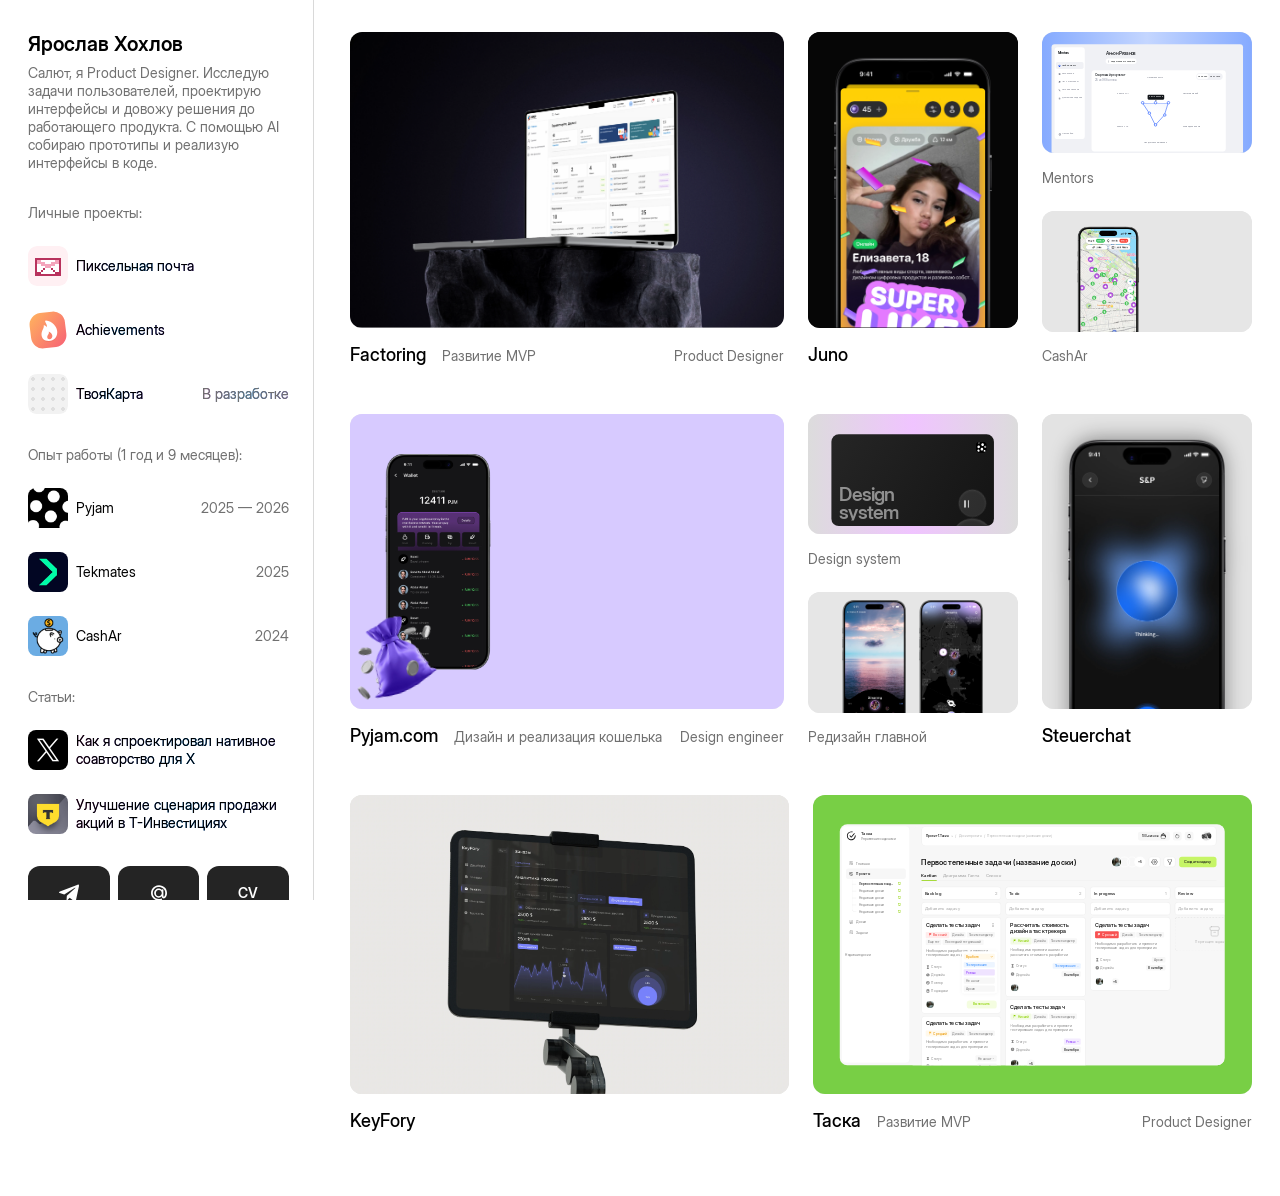
<file: index.html>
<!doctype html><html lang="ru"><head><meta charset="utf-8"><meta name="viewport" content="width=device-width,initial-scale=1"><title>Ярослав Хохлов — Product Designer</title><link rel="icon" href="assets/favicon-32.png"><link rel="stylesheet" href="home.css?v=redesign-hover-1"><link rel="stylesheet" href="fonts.css?v=woff2-1"><style>.page-loader{display:none}html.page-is-loading{overflow:hidden}.page-is-loading .page-loader{position:fixed;inset:0;z-index:10000;display:flex;flex-direction:column;align-items:center;justify-content:center;gap:20px;padding:24px;background:#fafafa;color:#242424;text-align:center;font:16px/1.5 Arial,sans-serif}.page-loader__spinner{width:40px;height:40px;border:3px solid #ddd;border-top-color:#242424;border-radius:50%;animation:page-spin .9s linear infinite}.page-loader__actions,.page-loader__slow{display:none}.page-loading-slow .page-loader__actions{display:flex;gap:12px;flex-wrap:wrap;justify-content:center}.page-loading-slow .page-loader__slow{display:block;max-width:340px}.page-loader button{border:1px solid #ccc;border-radius:12px;padding:12px 16px;background:white;color:#242424;cursor:pointer;font:inherit}.page-loader button:first-child{background:#242424;color:white}.page-loader p{margin:0}@keyframes page-spin{to{transform:rotate(360deg)}}@media(prefers-reduced-motion:reduce){.page-loader__spinner{animation:none}}</style><script>document.documentElement.classList.add('page-is-loading');window.pageLoadingDeadline=setTimeout(function(){document.documentElement.classList.add('page-loading-slow')},20000);</script></head><body><div class="page-loader" aria-label="Загрузка сайта"><span class="page-loader__spinner" aria-hidden="true"></span><p role="status" aria-live="polite">Загружаем портфолио…</p><p class="page-loader__slow">Загрузка затянулась. Можно повторить попытку или открыть загруженную часть сайта.</p><div class="page-loader__actions"><button type="button" onclick="location.reload()">Повторить</button><button type="button" onclick="clearTimeout(window.pageLoadingDeadline);document.documentElement.classList.remove('page-is-loading','page-loading-slow');this.closest('.page-loader').remove()">Открыть сайт</button></div></div><aside class="profile-panel" aria-label="О дизайнере">
<div class="profile-intro"><h1>Ярослав Хохлов</h1><p>Салют, я Product Designer. Исследую задачи пользователей, проектирую интерфейсы и довожу решения до работающего продукта. С помощью AI собираю прототипы и реализую интерфейсы в коде.</p></div>
<details class="profile-details" open><summary>Проекты, опыт и статьи</summary><div class="profile-sections">
<section class="profile-section"><h2>Личные проекты:</h2><a class="profile-item" data-bubble="View website" href="https://pixel-post-love-2411.affectionatealder.chatgpt.site/" target="_blank" rel="noopener noreferrer" aria-label="Пиксельная почта — открыть сайт"><img src="assets/pixel-post.svg" width="40" height="40" alt=""><div class="profile-item__text"><p>Пиксельная почта</p></div></a><a class="profile-item" data-bubble="View website" href="https://achievements-for-mac.affectionatealder.chatgpt.site/" target="_blank" rel="noopener noreferrer" aria-label="Achievements — открыть сайт"><img src="assets/achievements.svg" width="40" height="40" alt=""><div class="profile-item__text"><p>Achievements</p></div></a><div class="profile-item" data-bubble="Coming soon" tabindex="0" aria-label="ТвояКарта — в разработке"><img src="assets/figma/home/personal-project.png" width="40" height="40" alt=""><div class="profile-item__text"><p>ТвояКарта</p><p class="profile-item__note">В разработке</p></div></div></section>
<section class="profile-section"><h2>Опыт работы (1 год и 9 месяцев):</h2><div class="profile-item"><img src="assets/figma/home/13344.png" width="40" height="40" alt=""><div class="profile-item__text"><p>Pyjam</p><p class="profile-item__note">2025 — 2026</p></div></div><div class="profile-item"><img src="assets/figma/home/98711.png" width="40" height="40" alt=""><div class="profile-item__text"><p>Tekmates</p><p class="profile-item__note">2025</p></div></div><div class="profile-item"><img src="assets/figma/home/a3a78.png" width="40" height="40" alt=""><div class="profile-item__text"><p>CashAr</p><p class="profile-item__note">2024</p></div></div></section>
<section class="profile-section"><h2>Статьи:</h2><a class="profile-item" data-bubble="View website" href="https://dsgners.ru/flayleone/45408-kak-ya-sproektiroval-nativnoe-soavtorstvo-dlya-x" target="_blank" rel="noopener noreferrer"><img src="assets/figma/home/b895c.webp" width="40" height="40" alt=""><div class="profile-item__text"><p>Как я спроектировал нативное соавторство для X</p></div></a><a class="profile-item" data-bubble="View website" href="https://dsgners.ru/flayleone/45559-uluchshenie-stsenariya-prodaji-aktsiy-v-t-investitsiyah" target="_blank" rel="noopener noreferrer"><img src="assets/figma/home/2cc4e.webp" width="40" height="40" alt=""><div class="profile-item__text"><p>Улучшение сценария продажи акций в Т-Инвестициях</p></div></a></section></div></details><nav class="profile-contacts" aria-label="Контакты"><a class="profile-contact" href="https://t.me/flayleone" target="_blank" rel="noopener noreferrer" aria-label="Написать в Telegram" title="Telegram"><img src="assets/figma/home/contact-6e4b4.svg" width="24" height="24" alt=""></a><a class="profile-contact" href="mailto:design.flayle@mail.ru" aria-label="Написать на design.flayle@mail.ru" title="Почта"><img src="assets/figma/home/contact-2759f.svg" width="16" height="16" alt=""></a><a class="profile-contact" href="https://disk.yandex.ru/i/p9AXZRnwgouGiw" target="_blank" rel="noopener noreferrer" aria-label="Открыть резюме" title="CV">CV</a></nav></aside><main class="work-gallery" aria-label="Проекты"><section class="work-row" aria-label="Работы"><article class="work-card" id="work-30880"><a href="nfp.html" class="work-preview" aria-label="Factoring" data-width="705" style="aspect-ratio:705/480"><div style="height:480px;position:relative;flex-shrink:0;width:100%;width:705px;height:480px;flex:none" data-node-id="5057:30881" class="preview-scene"><img alt="" style="position:absolute;inset:0;max-width:none;object-fit:cover;pointer-events:none;width:100%;height:100%" src="assets/figma/home/b3402.webp" loading="eager" decoding="async" fetchpriority="high"><video class="case-video" src="assets/video/case-2-hover.mp4" muted loop playsinline preload="none" aria-hidden="true"></video></div><span class="cursor-label" aria-hidden="true">View project</span></a><div class="work-caption"><div style="align-content:stretch;display:flex;gap:16px;align-items:baseline;position:relative;flex-shrink:0;width:318.5px" data-node-id="5057:30883"><p style="line-height:22px;position:relative;flex-shrink:0;font-size:18px;color:black" data-node-id="5057:30884">Factoring</p><p style="line-height:18px;position:relative;flex-shrink:0;color:#707070;font-size:14px" data-node-id="5057:30885">Развитие MVP</p></div><p style="line-height:18px;position:relative;flex-shrink:0;color:#707070;font-size:14px" data-node-id="5057:30886">Product Designer</p></div></article><article class="work-card" id="work-31032"><a tabindex="0" class="work-preview" href="juno.html" aria-label="Открыть кейс Juno" aria-label="Juno" data-width="341" style="aspect-ratio:341/480"><div style="background-color:#e3e3e3;height:480px;overflow:clip;position:relative;border-radius:12px;flex-shrink:0;width:100%;width:341px;height:480px;flex:none" data-node-id="5057:31033" class="preview-scene"><div style="position:absolute;height:527px;left:43px;top:42px;width:255px" data-node-id="5057:31034" data-name="Free Transparent iPhone Air Mockup (Mockuuups Studio)" class="scene-object"><img alt="" style="position:absolute;inset:0;max-width:none;object-fit:cover;pointer-events:none;width:100%;height:100%" src="assets/figma/home/06021.webp" loading="lazy" decoding="async"></div></div><video class="case-video juno-hover-video" src="assets/video/juno-hover.mp4" muted loop playsinline preload="none" aria-hidden="true"></video><span class="cursor-label" aria-hidden="true">View project</span></a><div class="work-caption"><p style="line-height:22px;position:relative;flex-shrink:0;font-size:18px;color:black" data-node-id="5057:31036">Juno</p><p style="line-height:18px;position:relative;flex-shrink:0;color:#707070;font-size:14px" data-node-id="5057:31037">Founding Product Designer</p></div></article><div class="work-stack"><article class="work-card" id="work-30888"><div tabindex="0" class="work-preview" aria-label="Mentors" data-width="341" style="aspect-ratio:341/213"><div style="flex:1 0 0;min-height:1px;overflow:clip;position:relative;border-radius:12px;width:100%;background:linear-gradient(to left,#85aaff,#c4d6ff,#85aaff);width:341px;height:213px;flex:none" data-node-id="5057:30889" class="preview-scene"><div style="position:absolute;background-color:#f0f1f5;align-content:stretch;display:flex;gap:10.367px;align-items:flex-start;left:50%;padding-left:5.183px;padding-right:27.644px;padding-top:5.183px;padding-bottom:5.183px;border-radius:5px;top:calc(50% + 51.5px);width:311px;translate:-50% -50%" data-node-id="5057:30890" class="scene-object"><div style="background-color:white;align-content:stretch;display:flex;flex-direction:column;gap:2.592px;align-items:flex-start;padding:2.592px;position:relative;border-radius:5.183px;flex-shrink:0;width:49.674px" data-node-id="5057:30891"><div style="align-content:stretch;display:flex;height:19.006px;align-items:flex-start;padding-left:2.592px;padding-top:2.592px;position:relative;flex-shrink:0;width:100%" data-node-id="5057:30892"><p style="word-break:break-word;font-family:Inter Display,Arial,sans-serif;font-weight:700;line-height:0.85;position:relative;flex-shrink:0;font-size:6.047px;color:var(--text\/text-primary,#13161a);text-align:center;letter-spacing:-0.4233px;white-space:nowrap" data-node-id="5057:30893">Mentors</p></div><div style="align-content:stretch;display:flex;flex-direction:column;gap:2.592px;height:108.85px;align-items:flex-start;position:relative;flex-shrink:0" data-node-id="5057:30894"><div style="background-color:#f0f1f5;align-content:stretch;display:flex;gap:1.728px;align-items:center;overflow:clip;padding-left:3.456px;padding-right:3.456px;padding-top:2.592px;padding-bottom:2.592px;position:relative;border-radius:2.592px;flex-shrink:0;width:100%" data-node-id="5057:30895" data-name="Header button"><div style="overflow:clip;position:relative;border-radius:47.946px;flex-shrink:0;width:4.319px;height:4.319px" data-node-id="5057:30896" data-name="20 px"><div style="position:absolute;left:50%;width:4.319px;height:4.319px;top:50%;translate:-50% -50%" data-node-id="5057:30897"><div style="position:absolute;inset:1.55% 6.7%"><img alt="" style="display:block;max-width:none" src="assets/figma/home/34b4c.svg" loading="lazy" decoding="async"></div></div><p style="word-break:break-word;position:absolute;font-family:Inter Display,Arial,sans-serif;font-weight:600;font-weight:600;line-height:normal;left:50%;font-size:1.728px;color:var(--background\/layer-01,white);text-align:center;top:calc(50% - 1.08px);letter-spacing:-0.0346px;width:4.319px;translate:-50% 0" data-node-id="5057:30898">80</p></div><p style="word-break:break-word;font-family:Inter Display,Arial,sans-serif;font-weight:400;line-height:1.6;position:relative;flex-shrink:0;font-size:3.456px;color:var(--text\/text-primary,#13161a);text-align:center;letter-spacing:-0.0691px;white-space:nowrap" data-node-id="5057:30899">Твой прогресс</p></div><div style="align-content:stretch;display:flex;gap:1.728px;align-items:center;padding-left:3.456px;padding-right:3.456px;padding-top:2.592px;padding-bottom:2.592px;position:relative;border-radius:2.592px;flex-shrink:0;width:44.49px" data-node-id="5057:30900" data-name="Header button"><div style="position:relative;flex-shrink:0;width:4.319px;height:4.319px" data-node-id="I5057:30900;135:9258" data-name="20 px"><img alt="" style="position:absolute;display:block;inset:0;max-width:none" src="assets/figma/home/cbfd7.svg" loading="lazy" decoding="async"></div><p style="word-break:break-word;font-family:Inter Display,Arial,sans-serif;font-weight:400;line-height:1.6;position:relative;flex-shrink:0;font-size:3.46px;color:var(--text\/text-secondary,#787c8a);text-align:center;letter-spacing:-0.0692px;white-space:nowrap" data-node-id="I5057:30900;135:9246">Расписание</p></div><div style="align-content:stretch;display:flex;gap:1.728px;align-items:center;padding-left:3.456px;padding-right:3.456px;padding-top:2.592px;padding-bottom:2.592px;position:relative;border-radius:2.592px;flex-shrink:0;width:44.49px" data-node-id="5057:30901" data-name="Header button"><div style="position:relative;flex-shrink:0;width:4.319px;height:4.319px" data-node-id="I5057:30901;135:9258" data-name="20 px"><img alt="" style="position:absolute;display:block;inset:0;max-width:none" src="assets/figma/home/e6cf0.svg" loading="lazy" decoding="async"></div><p style="word-break:break-word;font-family:Inter Display,Arial,sans-serif;font-weight:400;line-height:1.6;position:relative;flex-shrink:0;font-size:3.46px;color:var(--text\/text-secondary,#787c8a);text-align:center;letter-spacing:-0.0692px;white-space:nowrap" data-node-id="I5057:30901;135:9246">Чат с ментором</p></div><div style="align-content:stretch;display:flex;gap:1.728px;align-items:center;padding-left:3.456px;padding-right:3.456px;padding-top:2.592px;padding-bottom:2.592px;position:relative;border-radius:2.592px;flex-shrink:0;width:44.49px" data-node-id="5057:30902" data-name="Header button"><div style="position:relative;flex-shrink:0;width:4.319px;height:4.319px" data-node-id="I5057:30902;135:9258" data-name="20 px"><img alt="" style="position:absolute;display:block;inset:0;max-width:none" src="assets/figma/home/13144.svg" loading="lazy" decoding="async"></div><p style="word-break:break-word;font-family:Inter Display,Arial,sans-serif;font-weight:400;line-height:1.6;position:relative;flex-shrink:0;font-size:3.46px;color:var(--text\/text-secondary,#787c8a);text-align:center;letter-spacing:-0.0692px;white-space:nowrap" data-node-id="I5057:30902;135:9246">История звонков</p></div><div style="align-content:stretch;display:flex;gap:1.728px;align-items:center;padding-left:3.456px;padding-right:3.456px;padding-top:2.592px;padding-bottom:2.592px;position:relative;border-radius:2.592px;flex-shrink:0;width:44.49px" data-node-id="5057:30903" data-name="Header button"><div style="position:relative;flex-shrink:0;width:4.319px;height:4.319px" data-node-id="I5057:30903;135:9258" data-name="20 px"><img alt="" style="position:absolute;display:block;inset:0;max-width:none" src="assets/figma/home/b7953.svg" loading="lazy" decoding="async"></div><p style="word-break:break-word;font-family:Inter Display,Arial,sans-serif;font-weight:400;line-height:1.6;position:relative;flex-shrink:0;font-size:3.46px;color:var(--text\/text-secondary,#787c8a);text-align:center;letter-spacing:-0.0692px;white-space:nowrap" data-node-id="I5057:30903;135:9246">Домашние задания</p></div></div><div style="align-content:stretch;display:flex;gap:1.728px;align-items:center;padding-left:3.456px;padding-right:3.456px;padding-top:2.592px;padding-bottom:2.592px;position:relative;border-radius:2.592px;flex-shrink:0;width:100%" data-node-id="5057:30904" data-name="Header button"><div style="position:relative;flex-shrink:0;width:5.183px;height:5.183px" data-node-id="5057:30905" data-name="cog"><img alt="" style="position:absolute;display:block;inset:0;max-width:none" src="assets/figma/home/937b7.svg" loading="lazy" decoding="async"></div><p style="word-break:break-word;font-family:Inter Display,Arial,sans-serif;font-weight:400;line-height:1.6;position:relative;flex-shrink:0;font-size:3.456px;color:var(--text\/text-secondary,#787c8a);text-align:center;letter-spacing:-0.0691px;white-space:nowrap" data-node-id="5057:30906">Настройки</p></div></div><div style="align-content:stretch;display:flex;flex:1 0 0;flex-direction:column;gap:2.592px;align-items:flex-start;justify-content:center;min-width:1px;position:relative" data-node-id="5057:30907"><div style="align-content:stretch;display:flex;gap:5.183px;align-items:center;padding-top:6.911px;padding-bottom:6.911px;position:relative;border-radius:2.592px;flex-shrink:0" data-node-id="5057:30908" data-name="Frame"><div style="border-width:0.216px;border-color:rgba(0,0,0,0);border-style:solid;position:relative;border-radius:2159.506px;flex-shrink:0;width:18.574px;height:18.574px" data-node-id="5057:30909" data-name="Rectangle"><img alt="" style="position:absolute;inset:0;max-width:none;object-fit:cover;pointer-events:none;border-radius:2159.506px;width:100%;height:100%" src="assets/figma/home/6c691.webp" loading="lazy" decoding="async"></div><div style="align-content:stretch;display:flex;flex-direction:column;gap:4.319px;align-items:flex-start;justify-content:center;position:relative;flex-shrink:0" data-node-id="5057:30910" data-name="Frame"><p style="text-box-edge:cap alphabetic;text-box-trim:trim-both;word-break:break-word;font-family:Inter Display,Arial,sans-serif;font-weight:500;font-weight:500;line-height:0.9;position:relative;flex-shrink:0;font-size:7.775px;color:var(--text\/text-primary,#13161a);letter-spacing:-0.311px;white-space:nowrap" data-node-id="5057:30911">Антон Рязанов</p><div style="background-color:white;align-content:stretch;display:flex;gap:1.728px;align-items:center;justify-content:center;overflow:clip;padding-left:2.592px;padding-right:2.592px;padding-top:1.728px;padding-bottom:1.728px;position:relative;border-radius:40px;flex-shrink:0" data-node-id="5057:30912" data-name="Button tiny"><div style="position:relative;flex-shrink:0;width:3.456px;height:3.456px" data-node-id="I5057:30912;81:12109" data-name="16 px"><img alt="" style="position:absolute;display:block;inset:0;max-width:none" src="assets/figma/home/beed4.svg" loading="lazy" decoding="async"></div><p style="word-break:break-word;font-family:Inter Display,Arial,sans-serif;font-weight:400;line-height:1.6;position:relative;flex-shrink:0;font-size:3.46px;color:var(--text\/text-primary,#13161a);letter-spacing:-0.0692px;white-space:nowrap" data-node-id="I5057:30912;81:12102">Редактировать профиль</p></div></div></div><div style="align-content:stretch;display:flex;flex-direction:column;gap:2.592px;align-items:flex-start;position:relative;flex-shrink:0;width:100%" data-node-id="5057:30913"><div style="background-color:white;height:132.607px;position:relative;border-radius:5.183px;flex-shrink:0;width:100%" data-node-id="5057:30914"><div style="position:absolute;display:contents;left:calc(50% - 0.21px);top:9.72px;translate:-50% 0" data-node-id="5057:30915"><p style="word-break:break-word;position:absolute;font-family:Inter Display,Arial,sans-serif;font-weight:500;font-weight:500;line-height:1.6;left:calc(50% - 5.11px);font-size:3.024px;color:var(--text\/text-secondary,#787c8a);text-align:center;top:115.98px;letter-spacing:-0.0605px;white-space:nowrap;translate:-50% 0" data-node-id="5057:30916">Продуктовое мышление</p><p style="word-break:break-word;position:absolute;font-family:Inter Display,Arial,sans-serif;font-weight:500;font-weight:500;line-height:1.6;left:calc(50% - 5.49px);font-size:3.024px;color:var(--text\/text-secondary,#787c8a);text-align:center;top:9.72px;letter-spacing:-0.0605px;white-space:nowrap;translate:-50% 0" data-node-id="5057:30917">Насмотренность</p><p style="word-break:break-word;position:absolute;font-family:Inter Display,Arial,sans-serif;font-weight:500;font-weight:500;line-height:1.6;left:59.33px;font-size:3.024px;color:var(--text\/text-secondary,#787c8a);text-align:right;top:89.41px;letter-spacing:-0.0605px;white-space:nowrap;translate:-100% 0" data-node-id="5057:30918">Работа с UX</p><p style="word-break:break-word;position:absolute;font-family:Inter Display,Arial,sans-serif;font-weight:500;font-weight:500;line-height:1.6;left:59.63px;font-size:3.024px;color:var(--text\/text-secondary,#787c8a);text-align:right;top:36.28px;letter-spacing:-0.0605px;white-space:nowrap;translate:-100% 0" data-node-id="5057:30919">Работа с UI</p><p style="word-break:break-word;position:absolute;font-family:Inter Display,Arial,sans-serif;font-weight:500;font-weight:500;line-height:1.6;left:148.37px;font-size:3.024px;color:var(--text\/text-secondary,#787c8a);top:36.28px;letter-spacing:-0.0605px;white-space:nowrap" data-node-id="5057:30920">Инструментарий</p><p style="word-break:break-word;position:absolute;font-family:Inter Display,Arial,sans-serif;font-weight:500;font-weight:500;line-height:1.6;left:148.37px;font-size:3.024px;color:var(--text\/text-secondary,#787c8a);top:89.2px;letter-spacing:-0.0605px;white-space:nowrap" data-node-id="5057:30921">Командная работа</p><div style="position:absolute;left:calc(50% - 4.97px);width:96.324px;height:96.324px;top:calc(50% - 1.08px);translate:-50% -50%" data-node-id="5057:30922"><img alt="" style="position:absolute;display:block;inset:0;max-width:none" src="assets/figma/home/c1bd2.svg" loading="lazy" decoding="async"></div><div style="position:absolute;left:calc(50% - 4.97px);width:72.243px;height:72.243px;top:calc(50% - 1.08px);translate:-50% -50%" data-node-id="5057:30923"><img alt="" style="position:absolute;display:block;inset:0;max-width:none" src="assets/figma/home/f4378.svg" loading="lazy" decoding="async"></div><div style="position:absolute;left:calc(50% - 4.97px);width:48.162px;height:48.162px;top:calc(50% - 1.08px);translate:-50% -50%" data-node-id="5057:30924"><img alt="" style="position:absolute;display:block;inset:0;max-width:none" src="assets/figma/home/c34a0.svg" loading="lazy" decoding="async"></div><div style="position:absolute;left:calc(50% - 4.97px);width:24.081px;height:24.081px;top:calc(50% - 1.08px);translate:-50% -50%" data-node-id="5057:30925"><img alt="" style="position:absolute;display:block;inset:0;max-width:none" src="assets/figma/home/94700.svg" loading="lazy" decoding="async"></div><div style="position:absolute;height:36.391px;left:83.26px;top:53.13px;width:41.575px" data-node-id="5057:30926"><div style="position:absolute;inset:-1.19% -1.4% -2.1% -1.92%"><img alt="" style="display:block;max-width:none" src="assets/figma/home/cdc05.svg" loading="lazy" decoding="async"></div></div><div style="position:absolute;background-color:white;border-width:1.296px;border-color:#1952fe;border-style:solid;left:calc(50% - 4.97px);border-radius:21.597px;width:5.183px;height:5.183px;top:calc(50% - 13.17px);translate:-50% -50%" data-node-id="5057:30927"></div><div style="position:absolute;background-color:white;border-width:1.296px;border-color:#1952fe;border-style:solid;left:calc(50% + 15.98px);border-radius:21.597px;width:5.183px;height:5.183px;top:calc(50% - 13.17px);translate:-50% -50%" data-node-id="5057:30928"></div><div style="position:absolute;background-color:white;border-width:1.296px;border-color:#1952fe;border-style:solid;left:calc(50% + 9.72px);border-radius:21.597px;width:5.183px;height:5.183px;top:calc(50% + 6.69px);translate:-50% -50%" data-node-id="5057:30929"></div><div style="position:absolute;background-color:white;border-width:1.296px;border-color:#1952fe;border-style:solid;left:calc(50% - 4.97px);border-radius:21.597px;width:5.183px;height:5.183px;top:calc(50% + 23.11px);translate:-50% -50%" data-node-id="5057:30930"></div><div style="position:absolute;background-color:white;border-width:1.296px;border-color:#1952fe;border-style:solid;left:calc(50% - 14.47px);border-radius:21.597px;width:5.183px;height:5.183px;top:calc(50% + 4.1px);translate:-50% -50%" data-node-id="5057:30931"></div><div style="position:absolute;background-color:white;border-width:1.296px;border-color:#1952fe;border-style:solid;left:calc(50% - 25.92px);border-radius:21.597px;width:5.183px;height:5.183px;top:calc(50% - 13.17px);translate:-50% -50%" data-node-id="5057:30932"></div></div><div style="position:absolute;align-content:stretch;display:flex;align-items:center;right:5.18px;top:5.18px" data-node-id="5057:30933"><div style="background-color:#f0f1f5;align-content:stretch;display:flex;align-items:center;padding:0.864px;position:relative;border-radius:2159.506px;flex-shrink:0" data-node-id="5057:30934"><div style="background-color:white;align-content:stretch;display:flex;gap:1.728px;align-items:center;justify-content:center;overflow:clip;padding-left:2.592px;padding-right:2.592px;padding-top:1.728px;padding-bottom:1.728px;position:relative;border-radius:40px;flex-shrink:0" data-node-id="5057:30935" data-name="Button tiny"><p style="word-break:break-word;font-family:Inter Display,Arial,sans-serif;font-weight:400;line-height:1.6;position:relative;flex-shrink:0;font-size:3.46px;color:var(--text\/text-primary,#13161a);letter-spacing:-0.0692px;white-space:nowrap" data-node-id="I5057:30935;81:12193">Как было</p></div><div style="align-content:stretch;display:flex;gap:1.728px;align-items:center;justify-content:center;overflow:clip;padding-left:2.592px;padding-right:2.592px;padding-top:1.728px;padding-bottom:1.728px;position:relative;border-radius:40px;flex-shrink:0" data-node-id="5057:30936" data-name="Button tiny"><p style="word-break:break-word;font-family:Inter Display,Arial,sans-serif;font-weight:400;line-height:1.6;position:relative;flex-shrink:0;font-size:3.46px;color:var(--text\/text-primary,#13161a);letter-spacing:-0.0692px;white-space:nowrap" data-node-id="I5057:30936;81:12102">Как стало</p></div></div></div><div style="position:absolute;align-content:stretch;display:flex;flex-direction:column;isolation:isolate;align-items:center;left:91.14px;top:39.95px" data-node-id="5057:30937"><div style="background-color:#13161a;align-content:stretch;display:flex;align-items:center;justify-content:center;margin-bottom:-0.432px;min-width:10.366666793823242px;padding-left:2.592px;padding-right:2.592px;padding-top:1.728px;padding-bottom:1.728px;position:relative;border-radius:1.728px;flex-shrink:0;z-index:2" data-node-id="5057:30938"><p style="word-break:break-word;flex:1 0 0;font-family:Inter Display,Arial,sans-serif;font-weight:500;font-weight:500;line-height:1.6;min-width:1px;position:relative;font-size:3.024px;color:var(--background\/layer-01,white);text-align:center;letter-spacing:-0.0605px" data-node-id="5057:30939">2 из 16 баллов</p></div><div style="height:2.811px;position:relative;flex-shrink:0;width:5.615px;z-index:1" data-node-id="5057:30940" data-name="Union"><img alt="" style="position:absolute;display:block;inset:0;max-width:none" src="assets/figma/home/be985.svg" loading="lazy" decoding="async"></div></div><div style="word-break:break-word;position:absolute;align-content:stretch;display:flex;flex-direction:column;font-family:Inter Display,Arial,sans-serif;font-weight:500;font-weight:500;align-items:flex-start;justify-content:center;line-height:1.4;left:5.18px;font-size:5.183px;top:5.18px;letter-spacing:-0.1037px;white-space:nowrap" data-node-id="5057:30942" data-name="Frame"><p style="position:relative;flex-shrink:0;color:var(--text\/text-primary,#13161a)" data-node-id="5057:30943">Стартовый результат</p><p style="position:relative;flex-shrink:0;color:var(--text\/text-disabled-primary,#a7abb8)" data-node-id="5057:30944">25 из 96 баллов</p></div></div><div style="grid-template-rows:max-content;display:inline-grid;line-height:0;place-items:start;position:relative;flex-shrink:0;width:100%" data-node-id="5057:30945"><div style="background-color:white;grid-column:1;align-content:stretch;display:flex;flex-direction:column;gap:7.775px;align-items:flex-start;margin-left:0;margin-top:0;padding:5.183px;position:relative;border-radius:5.183px;grid-row:1;width:100%" data-node-id="5057:30946" data-name="Тариф"><div style="align-content:stretch;display:flex;flex-direction:column;gap:0.864px;align-items:flex-start;position:relative;flex-shrink:0;width:183.576px" data-node-id="5057:30947" data-name="Frame"><div style="align-content:stretch;display:flex;gap:0.864px;align-items:center;position:relative;flex-shrink:0" data-node-id="5057:30948" data-name="Frame"><p style="word-break:break-word;font-family:Inter Display,Arial,sans-serif;font-weight:500;font-weight:500;line-height:1.4;position:relative;flex-shrink:0;font-size:5.183px;color:var(--text\/text-primary,#13161a);letter-spacing:-0.1037px;white-space:nowrap" data-node-id="5057:30949">У тебя</p><div style="align-content:stretch;display:flex;gap:0.432px;align-items:center;position:relative;flex-shrink:0" data-node-id="5057:30950" data-name="Frame"><div style="position:relative;flex-shrink:0;width:7.775px;height:7.775px" data-node-id="5057:30951" data-name="Status icon 72px"><div style="position:absolute;inset:-23.67% -36.35% -44.4% -33.45%"><img alt="" style="display:block;max-width:none" src="assets/figma/home/70e88.svg" loading="lazy" decoding="async"></div></div><p style="word-break:break-word;font-family:Inter Display,Arial,sans-serif;font-weight:500;font-weight:500;line-height:1.4;position:relative;flex-shrink:0;font-size:5.183px;color:var(--text\/text-primary,#13161a);letter-spacing:-0.1037px;white-space:nowrap" data-node-id="5057:30952">Бронзовый статус</p></div></div><div style="word-break:break-word;font-family:Inter Display,Arial,sans-serif;font-weight:400;line-height:0;position:relative;flex-shrink:0;font-size:3.888px;color:var(--text\/text-secondary,#787c8a);letter-spacing:-0.0778px;width:147.293px;white-space:pre-wrap" data-node-id="5057:30953"><p style="line-height:1.2;margin-bottom:0">Чем больше ты занимаешься с ментором, тем выше твоя скидка!</p><p style="line-height:1.2">Углубляй свои знания и получай выгоду — вместе мы достигнем большего!</p></div></div><div style="align-content:stretch;display:flex;flex-direction:column;gap:2.592px;align-items:flex-start;position:relative;flex-shrink:0;width:100%" data-node-id="5057:30954"><div style="align-content:stretch;display:flex;flex-direction:column;align-items:flex-start;position:relative;flex-shrink:0;width:100%" data-node-id="5057:30955" data-name="Frame"><div style="align-content:stretch;display:flex;align-items:flex-start;justify-content:center;position:relative;flex-shrink:0;width:100%" data-node-id="5057:30956" data-name="Frame"><div style="background-color:#f0f1f5;align-content:stretch;display:flex;flex:1 0 0;flex-direction:column;gap:1.728px;align-items:center;min-width:1px;padding-bottom:5.183px;padding-top:1.728px;padding-left:1.728px;padding-right:1.728px;position:relative;border-radius:2.592px;align-self:stretch" data-node-id="5057:30957" data-name="Frame"><div style="position:relative;flex-shrink:0;width:15.55px;height:15.55px" data-node-id="5057:30958" data-name="Status icon 72px"><div style="position:absolute;inset:0 -8.05% -13.42% -5.15%"><img alt="" style="display:block;max-width:none" src="assets/figma/home/599d6.svg" loading="lazy" decoding="async"></div></div><div style="word-break:break-word;align-content:stretch;display:flex;flex-direction:column;font-family:Inter Display,Arial,sans-serif;font-weight:500;font-weight:500;gap:0.432px;height:11.231px;align-items:center;justify-content:center;position:relative;flex-shrink:0;white-space:nowrap" data-node-id="5057:30959" data-name="Frame"><p style="line-height:1;position:relative;flex-shrink:0;font-size:3.888px;color:var(--text\/text-primary,#13161a);letter-spacing:-0.0778px" data-node-id="5057:30960">Бронза</p><p style="line-height:1.6;position:relative;flex-shrink:0;font-size:3.024px;color:var(--text\/text-secondary,#787c8a);letter-spacing:-0.0605px" data-node-id="5057:30961">Твой статус</p></div><div style="align-content:stretch;display:flex;flex-direction:column;align-items:flex-start;position:relative;flex-shrink:0;width:100%" data-node-id="5057:30966" data-name="Frame"><div style="align-content:stretch;display:flex;align-items:center;justify-content:center;position:relative;flex-shrink:0;width:100%" data-node-id="5057:30967" data-name="Frame"><p style="word-break:break-word;font-family:Inter Display,Arial,sans-serif;font-weight:400;line-height:1.6;position:relative;flex-shrink:0;font-size:3.456px;color:var(--text\/text-primary,#13161a);text-align:center;letter-spacing:-0.0691px;white-space:nowrap" data-node-id="5057:30968">0% комиссий</p></div><div style="align-content:stretch;display:flex;align-items:center;justify-content:center;position:relative;flex-shrink:0;width:100%" data-node-id="5057:30969" data-name="Frame"><p style="word-break:break-word;font-family:Inter Display,Arial,sans-serif;font-weight:400;line-height:1.6;position:relative;flex-shrink:0;font-size:3.456px;color:var(--text\/text-primary,#13161a);text-align:center;letter-spacing:-0.0691px;white-space:nowrap" data-node-id="5057:30970">Чат с ментором</p></div><div style="align-content:stretch;display:flex;align-items:center;justify-content:center;position:relative;flex-shrink:0;width:100%" data-node-id="5057:30971" data-name="Frame"><p style="word-break:break-word;font-family:Inter Display,Arial,sans-serif;font-weight:400;line-height:1.6;position:relative;flex-shrink:0;font-size:3.456px;color:var(--text\/text-primary,#13161a);text-align:center;letter-spacing:-0.0691px;white-space:nowrap" data-node-id="5057:30972">Пробный урок за 97 ₽</p></div></div></div><div style="align-content:stretch;display:flex;flex:1 0 0;flex-direction:column;gap:1.728px;align-items:center;min-width:1px;padding-bottom:5.183px;padding-top:1.728px;padding-left:1.728px;padding-right:1.728px;position:relative;border-radius:2.592px;align-self:stretch" data-node-id="5057:30973" data-name="Frame"><div style="position:relative;flex-shrink:0;width:15.55px;height:15.55px" data-node-id="5057:30974" data-name="Status icon 72px"><div style="position:absolute;inset:0 -8.05% -13.42% -5.15%"><img alt="" style="display:block;max-width:none" src="assets/figma/home/f636a.svg" loading="lazy" decoding="async"></div></div><div style="word-break:break-word;align-content:stretch;display:flex;flex-direction:column;font-family:Inter Display,Arial,sans-serif;font-weight:500;font-weight:500;gap:0.432px;height:11.231px;align-items:center;justify-content:center;position:relative;flex-shrink:0;white-space:nowrap" data-node-id="5057:30975" data-name="Frame"><p style="line-height:1;position:relative;flex-shrink:0;font-size:3.888px;color:var(--text\/text-primary,#13161a);letter-spacing:-0.0778px" data-node-id="5057:30976">Серебро</p><p style="line-height:1.6;position:relative;flex-shrink:0;font-size:3.024px;color:var(--text\/text-secondary,#787c8a);letter-spacing:-0.0605px" data-node-id="5057:30977">Ещё 5 занятий</p></div><div style="align-content:stretch;display:flex;flex-direction:column;align-items:center;position:relative;flex-shrink:0;width:100%" data-node-id="5057:30978" data-name="Frame"><div style="align-content:stretch;display:flex;gap:0.864px;align-items:center;justify-content:center;position:relative;flex-shrink:0;width:100%" data-node-id="5057:30979" data-name="Frame"><p style="word-break:break-word;font-family:Inter Display,Arial,sans-serif;font-weight:400;line-height:1.6;position:relative;flex-shrink:0;font-size:3.456px;color:var(--text\/text-primary,#13161a);text-align:center;letter-spacing:-0.0691px;white-space:nowrap" data-node-id="5057:30980">ИИ-конспекты</p><div style="position:relative;flex-shrink:0;width:4.319px;height:4.319px" data-node-id="5057:30981" data-name="help-circle"><img alt="" style="position:absolute;display:block;inset:0;max-width:none" src="assets/figma/home/38add.svg" loading="lazy" decoding="async"></div></div><div style="align-content:stretch;display:flex;align-items:center;justify-content:center;position:relative;flex-shrink:0;width:100%" data-node-id="5057:30983" data-name="Frame"><p style="word-break:break-word;font-family:Inter Display,Arial,sans-serif;font-weight:400;line-height:1.6;position:relative;flex-shrink:0;font-size:3.456px;color:var(--text\/text-primary,#13161a);text-align:center;letter-spacing:-0.0691px;white-space:nowrap" data-node-id="5057:30984">Записи звонков</p></div><div style="align-content:stretch;display:flex;align-items:center;justify-content:center;position:relative;flex-shrink:0;width:100%" data-node-id="5057:30985" data-name="Frame"><p style="word-break:break-word;font-family:Inter Display,Arial,sans-serif;font-weight:400;line-height:1.6;position:relative;flex-shrink:0;font-size:3.456px;color:var(--text\/text-primary,#13161a);text-align:center;letter-spacing:-0.0691px;white-space:nowrap" data-node-id="5057:30986">Скидка 3%</p></div></div></div><div style="display:flex;align-items:center;justify-content:center;position:relative;align-self:stretch;flex-shrink:0;width:0;container-type:size" data-node-id="5057:30987"><div style="flex:none;width:100cqh;rotate:90deg"><div style="height:0;position:relative;width:100%" data-name="Line"><div style="position:absolute;inset:-0.11px 0 -0.11px -0.2%"><img alt="" style="display:block;max-width:none" src="assets/figma/home/523e1.svg" loading="lazy" decoding="async"></div></div></div></div><div style="align-content:stretch;display:flex;flex:1 0 0;flex-direction:column;gap:1.728px;align-items:center;min-width:1px;padding-bottom:5.183px;padding-top:1.728px;padding-left:1.728px;padding-right:1.728px;position:relative;border-radius:2.592px;align-self:stretch" data-node-id="5057:30988" data-name="Frame"><div style="position:relative;flex-shrink:0;width:15.55px;height:15.55px" data-node-id="5057:30989" data-name="Status icon 72px"><div style="position:absolute;height:7.991px;left:calc(50% - 0.02px);top:calc(50% + 0.11px);width:10.325px;translate:-50% -50%" data-node-id="I5057:30989;78:6241" data-name="Group"><div style="position:absolute;inset:-46.1% -35.46% -71.94% -35.05%"><img alt="" style="display:block;max-width:none" src="assets/figma/home/844ce.svg" loading="lazy" decoding="async"></div></div></div><div style="word-break:break-word;align-content:stretch;display:flex;flex-direction:column;font-family:Inter Display,Arial,sans-serif;font-weight:500;font-weight:500;gap:0.432px;height:11.231px;align-items:center;justify-content:center;position:relative;flex-shrink:0;white-space:nowrap" data-node-id="5057:30990" data-name="Frame"><p style="line-height:1;position:relative;flex-shrink:0;font-size:3.888px;color:var(--text\/text-primary,#13161a);letter-spacing:-0.0778px" data-node-id="5057:30991">Золото</p><p style="line-height:1.6;position:relative;flex-shrink:0;font-size:3.024px;color:var(--text\/text-secondary,#787c8a);letter-spacing:-0.0605px" data-node-id="5057:30992">Ещё 11 занятий</p></div><div style="align-content:stretch;display:flex;flex-direction:column;align-items:flex-start;position:relative;flex-shrink:0;width:100%" data-node-id="5057:30993" data-name="Frame"><div style="align-content:stretch;display:flex;align-items:center;justify-content:center;position:relative;flex-shrink:0;width:100%" data-node-id="5057:30994" data-name="Frame"><p style="word-break:break-word;font-family:Inter Display,Arial,sans-serif;font-weight:400;line-height:1.6;position:relative;flex-shrink:0;font-size:3.456px;color:var(--text\/text-primary,#13161a);text-align:center;letter-spacing:-0.0691px;white-space:nowrap" data-node-id="5057:30995">Домашние задания</p></div><div style="align-content:stretch;display:flex;align-items:center;justify-content:center;position:relative;flex-shrink:0;width:100%" data-node-id="5057:30996" data-name="Frame"><p style="word-break:break-word;font-family:Inter Display,Arial,sans-serif;font-weight:400;line-height:1.6;position:relative;flex-shrink:0;font-size:3.456px;color:var(--text\/text-primary,#13161a);text-align:center;letter-spacing:-0.0691px;white-space:nowrap" data-node-id="5057:30997">Золотая метка</p></div><div style="align-content:stretch;display:flex;align-items:center;justify-content:center;position:relative;flex-shrink:0;width:100%" data-node-id="5057:30998" data-name="Frame"><p style="word-break:break-word;font-family:Inter Display,Arial,sans-serif;font-weight:400;line-height:1.6;position:relative;flex-shrink:0;font-size:3.456px;color:var(--text\/text-primary,#13161a);text-align:center;letter-spacing:-0.0691px;white-space:nowrap" data-node-id="5057:30999">Скидка 6%</p></div></div></div><div style="display:flex;align-items:center;justify-content:center;position:relative;align-self:stretch;flex-shrink:0;width:0;container-type:size" data-node-id="5057:31000"><div style="flex:none;width:100cqh;rotate:90deg"><div style="height:0;position:relative;width:100%" data-name="Line"><div style="position:absolute;inset:-0.11px 0 -0.11px -0.2%"><img alt="" style="display:block;max-width:none" src="assets/figma/home/523e1.svg" loading="lazy" decoding="async"></div></div></div></div><div style="align-content:stretch;display:flex;flex:1 0 0;flex-direction:column;gap:1.728px;align-items:center;min-width:1px;padding-bottom:5.183px;padding-top:1.728px;padding-left:1.728px;padding-right:1.728px;position:relative;border-radius:2.592px;align-self:stretch" data-node-id="5057:31001" data-name="Frame"><div style="position:relative;flex-shrink:0;width:15.55px;height:15.55px" data-node-id="5057:31002" data-name="Status icon 72px"><div style="position:absolute;height:9.071px;left:calc(50% - 0.02px);top:calc(50% - 0.43px);width:10.504px;translate:-50% -50%" data-node-id="I5057:31002;78:6266" data-name="Group"><div style="position:absolute;inset:-28.71% -33.99% -63.38% -33.6%"><img alt="" style="display:block;max-width:none" src="assets/figma/home/00058.svg" loading="lazy" decoding="async"></div></div></div><div style="word-break:break-word;align-content:stretch;display:flex;flex-direction:column;font-family:Inter Display,Arial,sans-serif;font-weight:500;font-weight:500;gap:0.432px;height:11.231px;align-items:center;justify-content:center;position:relative;flex-shrink:0;white-space:nowrap" data-node-id="5057:31003" data-name="Frame"><p style="line-height:1;position:relative;flex-shrink:0;font-size:3.888px;color:var(--text\/text-primary,#13161a);letter-spacing:-0.0778px" data-node-id="5057:31004">Платина</p><p style="line-height:1.6;position:relative;flex-shrink:0;font-size:3.024px;color:var(--text\/text-secondary,#787c8a);letter-spacing:-0.0605px" data-node-id="5057:31005">Ещё 16 занятий</p></div><div style="align-content:stretch;display:flex;flex-direction:column;align-items:flex-start;position:relative;flex-shrink:0;width:100%" data-node-id="5057:31006" data-name="Frame"><div style="align-content:stretch;display:flex;align-items:center;justify-content:center;position:relative;flex-shrink:0;width:100%" data-node-id="5057:31007" data-name="Frame"><p style="word-break:break-word;font-family:Inter Display,Arial,sans-serif;font-weight:400;line-height:1.6;position:relative;flex-shrink:0;font-size:3.456px;color:var(--text\/text-primary,#13161a);text-align:center;letter-spacing:-0.0691px;white-space:nowrap" data-node-id="5057:31008">Звонки дольше на 20%</p></div><div style="align-content:stretch;display:flex;align-items:center;justify-content:center;position:relative;flex-shrink:0;width:100%" data-node-id="5057:31009" data-name="Frame"><p style="word-break:break-word;font-family:Inter Display,Arial,sans-serif;font-weight:400;line-height:1.6;position:relative;flex-shrink:0;font-size:3.456px;color:var(--text\/text-primary,#13161a);text-align:center;letter-spacing:-0.0691px;white-space:nowrap" data-node-id="5057:31010">Платиновая метка</p></div><div style="align-content:stretch;display:flex;align-items:center;justify-content:center;position:relative;flex-shrink:0;width:100%" data-node-id="5057:31011" data-name="Frame"><p style="word-break:break-word;font-family:Inter Display,Arial,sans-serif;font-weight:400;line-height:1.6;position:relative;flex-shrink:0;font-size:3.456px;color:var(--text\/text-primary,#13161a);text-align:center;letter-spacing:-0.0691px;white-space:nowrap" data-node-id="5057:31012">Скидка 10%</p></div></div></div></div></div><div style="align-content:stretch;display:flex;gap:0.864px;align-items:flex-start;position:relative;flex-shrink:0;width:100%" data-node-id="5057:31013"><div style="background-color:#dadde5;flex:1 0 0;height:1.728px;min-width:1px;position:relative;border-radius:21.597px" data-node-id="5057:31014" data-name="Slider"><div style="position:absolute;background-color:#1952fe;border-width:0.216px;border-color:#1952fe;border-style:solid;height:1.728px;left:0;border-radius:21.597px;top:0;width:14.902px" data-node-id="5057:31015" data-name="Slider"></div></div><div style="background-color:#dadde5;flex:1 0 0;height:1.728px;min-width:1px;position:relative;border-radius:21.597px" data-node-id="5057:31016" data-name="Slider"></div><div style="background-color:#dadde5;flex:1 0 0;height:1.728px;min-width:1px;position:relative;border-radius:21.597px" data-node-id="5057:31017" data-name="Slider"></div><div style="background-color:#dadde5;flex:1 0 0;height:1.728px;min-width:1px;position:relative;border-radius:21.597px" data-node-id="5057:31018" data-name="Slider"></div></div></div></div></div><div style="position:absolute;align-content:stretch;display:flex;flex-direction:column;isolation:isolate;align-items:center;left:61.55px;top:174.29px" data-node-id="5057:31019"><div style="background-color:#13161a;align-content:stretch;display:flex;align-items:center;justify-content:center;margin-bottom:-0.432px;min-width:10.366666793823242px;padding-left:2.592px;padding-right:2.592px;padding-top:1.728px;padding-bottom:1.728px;position:relative;border-radius:1.728px;flex-shrink:0;z-index:2" data-node-id="5057:31020"><p style="word-break:break-word;font-family:Inter Display,Arial,sans-serif;font-weight:500;font-weight:500;line-height:1.6;position:relative;flex-shrink:0;font-size:3.024px;color:var(--background\/layer-01,white);text-align:center;letter-spacing:-0.0605px;width:62.632px" data-node-id="5057:31021">Господа, понимание сути ресурсосберегающих технологий играет важную роль в формировании поэтапного и последовательного развития общества.</p></div><div style="height:2.811px;position:relative;flex-shrink:0;width:5.615px;z-index:1" data-node-id="5057:31022" data-name="Union"><img alt="" style="position:absolute;display:block;inset:0;max-width:none" src="assets/figma/home/be985.svg" loading="lazy" decoding="async"></div></div></div></div></div></div><span class="cursor-label" aria-hidden="true">Coming soon</span></div><div class="work-caption work-caption--small"><p style="word-break:break-word;font-family:Inter Display,Arial,sans-serif;font-weight:500;line-height:18px;font-style:normal;position:relative;flex-shrink:0;color:#707070;font-size:14px;white-space:nowrap" data-node-id="5057:31025">Mentors</p></div></article><article class="work-card" id="work-31026"><div tabindex="0" class="work-preview" aria-label="CashAr" data-width="341" style="aspect-ratio:341/213"><div style="background-color:#e6e6e6;flex:1 0 0;min-height:1px;overflow:clip;position:relative;border-radius:12px;width:100%;width:341px;height:213px;flex:none" data-node-id="5057:31027" class="preview-scene"><div style="position:absolute;height:215px;left:56px;top:20px;width:103px" data-node-id="5057:31028" data-name="Free Transparent iPhone 17 Mockup (Mockuuups Studio)" class="scene-object"><img alt="" style="position:absolute;inset:0;max-width:none;object-fit:cover;pointer-events:none;width:100%;height:100%" src="assets/figma/home/9f8d0.webp" loading="lazy" decoding="async"></div><div style="position:absolute;height:215px;left:181px;top:20px;width:103px" data-node-id="5057:31029" data-name="Free Transparent iPhone 17 Mockup (Mockuuups Studio)" class="scene-object"><img alt="" style="position:absolute;inset:0;max-width:none;object-fit:cover;pointer-events:none;width:100%;height:100%" src="assets/figma/home/3e720.webp" loading="lazy" decoding="async"></div></div><span class="cursor-label" aria-hidden="true">Coming soon</span></div><div class="work-caption work-caption--small"><p style="word-break:break-word;font-family:Inter Display,Arial,sans-serif;font-weight:500;line-height:18px;font-style:normal;position:relative;flex-shrink:0;color:#707070;font-size:14px;white-space:nowrap" data-node-id="5057:31031">CashAr</p></div></article></div></section><section class="work-row" aria-label="Работы"><article class="work-card" id="work-31039"><a href="pyjam.html" class="work-preview" aria-label="Pyjam.com" data-width="705" style="aspect-ratio:705/480"><div style="background-color:#d7caff;height:480px;overflow:clip;position:relative;border-radius:12px;flex-shrink:0;width:100%;width:705px;height:480px;flex:none" data-node-id="5057:31040" class="preview-scene"><div style="position:absolute;height:350px;left:58px;top:65px;width:170px" data-node-id="5057:31041" data-name="Free Transparent iPhone 17 Mockup (Mockuuups Studio)" class="scene-object"><img alt="" style="position:absolute;inset:0;max-width:none;object-fit:cover;pointer-events:none;width:100%;height:100%" src="assets/figma/home/996f8.webp" loading="lazy" decoding="async"></div><div style="position:absolute;height:350px;left:50%;top:65px;width:169px;translate:-50% 0" data-node-id="5057:31042" data-name="Free Transparent iPhone 17 Mockup (Mockuuups Studio)" class="scene-object"><img alt="" style="position:absolute;inset:0;max-width:none;object-fit:cover;pointer-events:none;width:100%;height:100%" src="assets/figma/home/f1e4f.webp" loading="lazy" decoding="async"></div><div style="position:absolute;height:350px;left:477px;top:65px;width:170px" data-node-id="5057:31043" data-name="Free Transparent iPhone 17 Mockup (Mockuuups Studio)" class="scene-object"><img alt="" style="position:absolute;inset:0;max-width:none;object-fit:cover;pointer-events:none;width:100%;height:100%" src="assets/figma/home/6db69.webp" loading="lazy" decoding="async"></div><div style="position:absolute;display:flex;align-items:center;justify-content:center;left:-13px;width:175.847px;height:175.847px;top:304px" data-node-id="5057:31044" class="scene-object"><div style="flex:none;rotate:-11.81deg"><div style="position:relative;width:148.586px;height:148.586px" data-name="image 1013"><img alt="" style="position:absolute;inset:0;max-width:none;object-fit:cover;pointer-events:none;width:100%;height:100%" src="assets/figma/home/fe957.webp" loading="lazy" decoding="async"></div></div></div><div style="position:absolute;height:208px;left:498px;top:-22px;width:277px" data-node-id="5057:31045" data-name="image 1012" class="scene-object"><img alt="" style="position:absolute;inset:0;max-width:none;object-fit:cover;pointer-events:none;width:100%;height:100%" src="assets/figma/home/76c88.webp" loading="lazy" decoding="async"></div></div><span class="cursor-label" aria-hidden="true">View project</span></a><div class="work-caption"><div style="align-content:stretch;display:flex;gap:16px;align-items:baseline;position:relative;flex-shrink:0;width:318.5px" data-node-id="5057:31047"><p style="line-height:22px;position:relative;flex-shrink:0;font-size:18px;color:black" data-node-id="5057:31048">Pyjam.com</p><p style="line-height:18px;position:relative;flex-shrink:0;color:#707070;font-size:14px" data-node-id="5057:31049">Дизайн и реализация кошелька</p></div><p style="line-height:18px;position:relative;flex-shrink:0;color:#707070;font-size:14px" data-node-id="5057:31050">Design engineer</p></div></article><div class="work-stack"><article class="work-card" id="work-31052"><a tabindex="0" class="work-preview" href="https://www.figma.com/design/0DhElMSVBPtvdqBritL9fZ/PIJAMIC---DS?node-id=14-2" target="_blank" rel="noopener noreferrer" aria-label="Открыть Design System в Figma" data-width="341" style="aspect-ratio:341/213"><div style="flex:1 0 0;min-height:1px;overflow:clip;position:relative;border-radius:12px;width:100%;background:linear-gradient(to left,#dcdcdc,#f0c4ff,#dcdcdc);width:341px;height:213px;flex:none" data-node-id="5057:31053" class="preview-scene"><div style="position:absolute;height:148.733px;left:38px;overflow:clip;border-radius:12px;top:33px;width:264.414px;background-image:linear-gradient(120.89308526424043deg, rgb(37, 37, 37) 2.2398%, rgb(20, 20, 20) 97.76%)" data-node-id="5057:31054" data-name="cover" class="scene-object"><div style="position:absolute;height:99.672px;left:185.4px;top:-44.41px;width:143.827px" data-node-id="5057:31055"><div style="position:absolute;inset:-51.81% -35.91%"><img alt="" style="display:block;max-width:none" src="assets/figma/home/86a79.svg" loading="lazy" decoding="async"></div></div><p style="word-break:break-word;position:absolute;background-color:rgba(255,255,255,0.5);background-clip:text;-webkit-background-clip:text;font-family:Inter Display,Arial,sans-serif;font-weight:600;font-weight:600;line-height:0.9;left:12.39px;font-size:30.986px;color:transparent;top:83.92px;letter-spacing:-1.2394px;white-space:pre;font-variation-settings:&quot;wdth&quot; 100" data-node-id="5057:31056">Design<br aria-hidden="true">system</p><div style="position:absolute;inset:8.33% 4.69% 80.56% 89.06%" data-node-id="5057:31057"><div style="position:absolute;inset:-1.21% -1.69% -4.69% -4.69%"><img alt="" style="display:block;max-width:none" src="assets/figma/home/dd7fd.svg" loading="lazy" decoding="async"></div></div><div style="position:absolute;display:contents;left:205.54px;top:88.83px" data-node-id="5057:31068" data-name="Group"><div style="position:absolute;border-width:0.517px;border-color:rgba(255,255,255,0.1);border-style:solid;left:205.54px;overflow:clip;border-radius:2579.574px;width:46.479px;height:46.479px;top:88.83px" data-node-id="5057:31069"><div aria-hidden="" style="position:absolute;background-color:rgba(255,255,255,0.1);inset:0;pointer-events:none;border-radius:2579.574px"></div><div style="position:absolute;background-color:white;height:12.653px;left:9.55px;border-radius:2581.898px;box-shadow:0px 0px 1.291px 0.516px rgba(255,255,255,0.25);top:16.78px;width:1.549px" data-node-id="5057:31070"></div><div style="position:absolute;background-color:white;height:12.394px;left:15.23px;border-radius:2581.898px;box-shadow:0px 0px 1.291px 0.516px rgba(255,255,255,0.25);top:17.04px;width:1.549px" data-node-id="5057:31071"></div><div style="position:absolute;inset:-0.517px;pointer-events:none;border-radius:inherit;box-shadow:inset 0px 1.034px 5.687px 0px rgba(255,255,255,0.12)"></div></div></div><div style="position:absolute;border-width:0.517px;border-color:rgba(255,255,255,0.1);border-style:solid;left:194.69px;pointer-events:none;border-radius:2579.574px;width:67.911px;height:67.911px;top:136.34px" data-node-id="5057:31072"><div aria-hidden="" style="position:absolute;background-color:rgba(255,255,255,0.1);inset:0;border-radius:2579.574px"></div><div style="position:absolute;inset:-0.517px;border-radius:inherit;box-shadow:inset 0px 1.034px 5.687px 0px rgba(255,255,255,0.12)"></div></div></div></div><span class="cursor-label" aria-hidden="true">View Figma</span></a><div class="work-caption work-caption--small"><p style="word-break:break-word;font-family:Inter Display,Arial,sans-serif;font-weight:500;line-height:18px;font-style:normal;position:relative;flex-shrink:0;color:#707070;font-size:14px;white-space:nowrap" data-node-id="5057:31074">Design system</p></div></article><article class="work-card" id="work-31075"><a href="home-redesign.html" class="work-preview" aria-label="Редизайн главной" data-width="341" style="aspect-ratio:341/213"><div style="background-color:#e6e6e6;flex:1 0 0;min-height:1px;overflow:clip;position:relative;border-radius:12px;width:100%;width:341px;height:213px;flex:none" data-node-id="5057:31076" class="preview-scene"><div style="position:absolute;left:-35px;width:145px;height:145px;top:131px" data-node-id="5057:31077" class="scene-object"><div style="position:absolute;inset:-103.45%"><img alt="" style="display:block;max-width:none" src="assets/figma/home/2a369.svg" loading="lazy" decoding="async"></div></div><div style="position:absolute;left:220px;width:145px;height:145px;top:83px" data-node-id="5057:31078" class="scene-object"><div style="position:absolute;inset:-103.45%"><img alt="" style="display:block;max-width:none" src="assets/figma/home/e1fbe.svg" loading="lazy" decoding="async"></div></div><div style="position:absolute;left:44px;width:145px;height:145px;top:11px" data-node-id="5057:31079" class="scene-object"><div style="position:absolute;inset:-103.45%"><img alt="" style="display:block;max-width:none" src="assets/figma/home/e8dc6.svg" loading="lazy" decoding="async"></div></div><div style="position:absolute;left:232px;width:145px;height:145px;top:0" data-node-id="5057:31080" class="scene-object"><div style="position:absolute;inset:-103.45%"><img alt="" style="display:block;max-width:none" src="assets/figma/home/0c99a.svg" loading="lazy" decoding="async"></div></div><div style="position:absolute;height:215px;left:56px;top:13px;width:103px" data-node-id="5057:31081" data-name="Free Transparent iPhone 17 Mockup (Mockuuups Studio)" class="scene-object"><img alt="" style="position:absolute;inset:0;max-width:none;object-fit:cover;pointer-events:none;width:100%;height:100%" src="assets/figma/home/75408.webp" loading="lazy" decoding="async"></div><div style="position:absolute;height:215px;left:181px;top:13px;width:103px" data-node-id="5057:31082" data-name="Free Transparent iPhone 17 Mockup (Mockuuups Studio)" class="scene-object"><img alt="" style="position:absolute;inset:0;max-width:none;object-fit:cover;pointer-events:none;width:100%;height:100%" src="assets/figma/home/b5570.webp" loading="lazy" decoding="async"></div></div><video class="case-video redesign-hover-video" src="assets/video/home-redesign-hover.mp4" muted loop playsinline preload="none" aria-hidden="true"></video><span class="cursor-label" aria-hidden="true">View project</span></a><div class="work-caption work-caption--small"><p style="word-break:break-word;font-family:Inter Display,Arial,sans-serif;font-weight:500;line-height:18px;font-style:normal;position:relative;flex-shrink:0;color:#707070;font-size:14px;white-space:nowrap" data-node-id="5057:31084">Редизайн главной</p></div></article></div><article class="work-card" id="work-31085"><a href="sp.html" class="work-preview" aria-label="Steuerchat" data-width="341" style="aspect-ratio:341/480"><div style="background-color:#e3e3e3;flex:1 0 0;min-height:1px;overflow:clip;position:relative;border-radius:12px;width:100%;width:341px;height:480px;flex:none" data-node-id="5057:31086" class="preview-scene"><div style="position:absolute;height:527px;left:43px;box-shadow:0px -2px 33.4px 0px rgba(0,0,0,0.42);top:42px;width:255px" data-node-id="5057:31087" data-name="Free Transparent iPhone Air Mockup (Mockuuups Studio)" class="scene-object"><img alt="" style="position:absolute;inset:0;max-width:none;object-fit:cover;pointer-events:none;width:100%;height:100%" src="assets/figma/home/39291.webp" loading="lazy" decoding="async"></div></div><span class="cursor-label" aria-hidden="true">View project</span></a><div class="work-caption"><p style="line-height:22px;position:relative;flex-shrink:0;font-size:18px;color:black" data-node-id="5057:31089">Steuerchat</p><p style="line-height:18px;position:relative;flex-shrink:0;color:#707070;font-size:14px" data-node-id="5057:31090">Product Designer</p></div></article></section><section class="work-row work-row--pair" aria-label="Работы"><article class="work-card" id="work-31092"><div tabindex="0" class="work-preview" aria-label="KeyFory" data-width="705" style="aspect-ratio:705/480"><div style="background-color:#e9e8e5;height:480px;overflow:clip;position:relative;border-radius:12px;flex-shrink:0;width:100%;width:705px;height:480px;flex:none" data-node-id="5057:31093" class="preview-scene"><div style="position:absolute;filter:blur(7.5px);height:675px;left:-154px;top:-68px;width:1012px" data-node-id="5057:31094" data-name="Free iPad Pro mockup on a transparent background (Mockuuups Studio)" class="scene-object"><img alt="" style="position:absolute;inset:0;max-width:none;object-fit:cover;pointer-events:none;width:100%;height:100%" src="assets/figma/home/c39b8.webp" loading="lazy" decoding="async"></div></div><span class="cursor-label" aria-hidden="true">Coming soon</span></div><div class="work-caption"><div style="align-content:stretch;display:flex;gap:16px;align-items:baseline;position:relative;flex-shrink:0;width:318.5px" data-node-id="5057:31096"><p style="line-height:22px;position:relative;flex-shrink:0;font-size:18px;color:black" data-node-id="5057:31097">KeyFory</p><p style="line-height:18px;position:relative;flex-shrink:0;color:#707070;font-size:14px" data-node-id="5057:31098">Разработка всех внутренних систем</p></div><p style="line-height:18px;position:relative;flex-shrink:0;color:#707070;font-size:14px" data-node-id="5057:31099">Product Design/CRM</p></div></article><article class="work-card" id="work-31100"><div tabindex="0" class="work-preview" aria-label="Таска" data-width="705" style="aspect-ratio:705/480"><div style="background-color:#78cf45;height:480px;overflow:clip;position:relative;border-radius:12px;flex-shrink:0;width:100%;width:705px;height:480px;flex:none" data-node-id="5057:31101" class="preview-scene"><div style="position:absolute;background-color:#f7f7f7;height:386.518px;left:43px;overflow:clip;border-radius:12px;top:47px;width:618.428px" data-node-id="5057:31102" data-name="Доска" class="scene-object"><div style="position:absolute;background-color:white;border-color:rgba(0,0,0,0.05);border-right-width:0.429px;border-style:solid;align-content:stretch;display:flex;flex-direction:column;gap:15.461px;height:379.646px;align-items:flex-start;left:3.43px;overflow:clip;border-radius:6.871px;top:3.44px;width:109.943px" data-node-id="5057:31103"><div style="align-content:stretch;display:flex;gap:6.871px;align-items:center;padding:6.871px;position:relative;flex-shrink:0;width:100%" data-node-id="5057:31104"><div style="position:relative;flex-shrink:0;width:17.179px;height:17.179px" data-node-id="5057:31105" data-name="eva:checkmark-circle-fill"><img alt="" style="position:absolute;display:block;inset:0;max-width:none" src="assets/figma/home/41ee5.svg" loading="lazy" decoding="async"></div><div style="word-break:break-word;align-content:stretch;display:flex;flex-direction:column;align-items:flex-start;justify-content:center;line-height:0;font-style:normal;position:relative;flex-shrink:0;white-space:nowrap" data-node-id="5057:31108"><div style="display:flex;flex-direction:column;font-family:Inter Display,Arial,sans-serif;font-weight:500;font-weight:500;justify-content:center;position:relative;flex-shrink:0;color:#171717;font-size:6.871px;font-variation-settings:&quot;FLAR&quot; 0, &quot;VOLM&quot; 0" data-node-id="5057:31109"><p style="line-height:10.307px">Таска</p></div><div style="display:flex;flex-direction:column;font-family:Inter Display,Arial,sans-serif;font-weight:500;justify-content:center;position:relative;flex-shrink:0;color:#8a8a8a;font-size:5.154px" data-node-id="5057:31110"><p style="line-height:normal">Управление задачами</p></div></div></div><div style="align-content:stretch;display:flex;flex-direction:column;align-items:flex-start;padding-bottom:3.436px;padding-top:4.295px;padding-left:6.871px;padding-right:6.871px;position:relative;flex-shrink:0;width:100%" data-node-id="5057:31111"><div style="align-content:stretch;display:flex;gap:4.295px;align-items:center;padding:5.154px;position:relative;border-radius:3.436px;flex-shrink:0;width:100%" data-node-id="5057:31112"><div style="position:relative;flex-shrink:0;width:6.871px;height:6.871px" data-node-id="5057:31113" data-name="home"><div style="position:absolute;display:contents;inset:0" data-node-id="5057:31114" data-name="vuesax/linear/home"><div style="position:absolute;inset:0 -0.01% 0 0.01%" data-node-id="5057:31115" data-name="element-4"><img alt="" style="position:absolute;display:block;inset:0;max-width:none" src="assets/figma/home/fbf6f.svg" loading="lazy" decoding="async"></div></div></div><div style="word-break:break-word;display:flex;flex-direction:column;font-family:Inter Display,Arial,sans-serif;font-weight:500;justify-content:center;line-height:0;font-style:normal;position:relative;flex-shrink:0;color:#8a8a8a;font-size:5.154px;white-space:nowrap" data-node-id="5057:31121"><p style="line-height:normal">Главная</p></div></div><div style="background-color:#f7f7f7;align-content:stretch;display:flex;align-items:center;padding:5.154px;position:relative;border-radius:3.436px;flex-shrink:0;width:100%" data-node-id="5057:31122"><div style="align-content:stretch;display:flex;gap:4.295px;align-items:center;position:relative;flex-shrink:0" data-node-id="5057:31123"><div style="position:relative;flex-shrink:0;width:6.871px;height:6.871px" data-node-id="5057:31124" data-name="book"><div style="position:absolute;display:contents;inset:-0.01% -0.02% 0.01% 0.02%" data-node-id="5057:31125" data-name="vuesax/linear/book"><div style="position:absolute;inset:-0.01% -0.02% 0.01% 0.02%" data-node-id="5057:31126" data-name="book"><img alt="" style="position:absolute;display:block;inset:0;max-width:none" src="assets/figma/home/c8366.svg" loading="lazy" decoding="async"></div></div></div><div style="word-break:break-word;display:flex;flex-direction:column;font-family:Inter Display,Arial,sans-serif;font-weight:500;justify-content:center;line-height:0;font-style:normal;position:relative;flex-shrink:0;color:#171717;font-size:5.154px;white-space:nowrap" data-node-id="5057:31132"><p style="line-height:normal">Проекты</p></div></div></div><div style="height:59.695px;position:relative;flex-shrink:0;width:100%" data-node-id="5057:31133"><div style="position:absolute;height:52.395px;left:9.45px;top:0;width:7.301px" data-node-id="5057:31134"><div style="position:absolute;inset:0 0 -0.61% -4.41%"><img alt="" style="display:block;max-width:none" src="assets/figma/home/6df18.svg" loading="lazy" decoding="async"></div></div><div style="word-break:break-word;position:absolute;display:flex;flex-direction:column;font-family:Inter Display,Arial,sans-serif;font-weight:500;justify-content:center;line-height:0;left:20.19px;font-style:normal;overflow:hidden;color:#171717;font-size:5.154px;text-overflow:ellipsis;top:7.29px;width:58.407px;white-space:nowrap;translate:0 -50%" data-node-id="5057:31135"><p style="line-height:normal;overflow:hidden;text-overflow:ellipsis">Первостепенные задачи (название доски)</p></div><div style="word-break:break-word;position:absolute;display:flex;flex-direction:column;font-family:Inter Display,Arial,sans-serif;font-weight:500;justify-content:center;line-height:0;left:88.32px;font-style:normal;color:#8dd200;font-size:5.154px;text-align:right;top:7.29px;white-space:nowrap;translate:-100% -50%" data-node-id="5057:31136"><p style="line-height:normal">12</p></div><div style="word-break:break-word;position:absolute;display:flex;flex-direction:column;font-family:Inter Display,Arial,sans-serif;font-weight:500;justify-content:center;line-height:0;left:88.32px;font-style:normal;color:#8dd200;font-size:5.154px;text-align:right;top:29.63px;white-space:nowrap;translate:-100% -50%" data-node-id="5057:31137"><p style="line-height:normal">12</p></div><div style="word-break:break-word;position:absolute;display:flex;flex-direction:column;font-family:Inter Display,Arial,sans-serif;font-weight:500;justify-content:center;line-height:0;left:88.32px;font-style:normal;color:#8dd200;font-size:5.154px;text-align:right;top:18.46px;white-space:nowrap;translate:-100% -50%" data-node-id="5057:31138"><p style="line-height:normal">12</p></div><div style="word-break:break-word;position:absolute;display:flex;flex-direction:column;font-family:Inter Display,Arial,sans-serif;font-weight:500;justify-content:center;line-height:0;left:88.32px;font-style:normal;color:#8dd200;font-size:5.154px;text-align:right;top:40.79px;white-space:nowrap;translate:-100% -50%" data-node-id="5057:31139"><p style="line-height:normal">12</p></div><div style="word-break:break-word;position:absolute;display:flex;flex-direction:column;font-family:Inter Display,Arial,sans-serif;font-weight:500;justify-content:center;line-height:0;left:88.32px;font-style:normal;color:#8dd200;font-size:5.154px;text-align:right;top:51.96px;white-space:nowrap;translate:-100% -50%" data-node-id="5057:31140"><p style="line-height:normal">12</p></div><div style="word-break:break-word;position:absolute;display:flex;flex-direction:column;font-family:Inter Display,Arial,sans-serif;font-weight:500;justify-content:center;line-height:0;left:20.19px;font-style:normal;color:#8a8a8a;font-size:5.154px;top:18.46px;white-space:nowrap;translate:0 -50%" data-node-id="5057:31141"><p style="line-height:normal">Недавние доски</p></div><div style="word-break:break-word;position:absolute;display:flex;flex-direction:column;font-family:Inter Display,Arial,sans-serif;font-weight:500;justify-content:center;line-height:0;left:20.19px;font-style:normal;color:#8a8a8a;font-size:5.154px;top:29.63px;white-space:nowrap;translate:0 -50%" data-node-id="5057:31142"><p style="line-height:normal">Недавние доски</p></div><div style="word-break:break-word;position:absolute;display:flex;flex-direction:column;font-family:Inter Display,Arial,sans-serif;font-weight:500;justify-content:center;line-height:0;left:20.19px;font-style:normal;color:#8a8a8a;font-size:5.154px;top:40.79px;white-space:nowrap;translate:0 -50%" data-node-id="5057:31143"><p style="line-height:normal">Недавние доски</p></div><div style="word-break:break-word;position:absolute;display:flex;flex-direction:column;font-family:Inter Display,Arial,sans-serif;font-weight:500;justify-content:center;line-height:0;left:20.19px;font-style:normal;color:#8a8a8a;font-size:5.154px;top:51.96px;white-space:nowrap;translate:0 -50%" data-node-id="5057:31144"><p style="line-height:normal">Недавние доски</p></div></div><div style="align-content:stretch;display:flex;gap:4.295px;align-items:center;padding:5.154px;position:relative;flex-shrink:0;width:100%" data-node-id="5057:31145"><div style="position:relative;flex-shrink:0;width:6.871px;height:6.871px" data-node-id="5057:31146" data-name="chart-2"><img alt="" style="position:absolute;display:block;inset:0;max-width:none" src="assets/figma/home/0d0d2.svg" loading="lazy" decoding="async"></div><div style="word-break:break-word;display:flex;flex-direction:column;font-family:Inter Display,Arial,sans-serif;font-weight:500;justify-content:center;line-height:0;font-style:normal;position:relative;flex-shrink:0;color:#8a8a8a;font-size:5.154px;white-space:nowrap" data-node-id="5057:31151"><p style="line-height:normal">Доски</p></div></div><div style="align-content:stretch;display:flex;gap:4.295px;align-items:center;padding:5.154px;position:relative;flex-shrink:0;width:100%" data-node-id="5057:31152"><div style="position:relative;flex-shrink:0;width:6.871px;height:6.871px" data-node-id="5057:31153" data-name="home"><div style="position:absolute;display:contents;inset:0" data-node-id="5057:31154" data-name="vuesax/linear/home"><div style="position:absolute;inset:0 -0.01% 0 0.01%" data-node-id="5057:31155" data-name="stickynote"><img alt="" style="position:absolute;display:block;inset:0;max-width:none" src="assets/figma/home/b76ff.svg" loading="lazy" decoding="async"></div></div></div><div style="word-break:break-word;display:flex;flex-direction:column;font-family:Inter Display,Arial,sans-serif;font-weight:500;justify-content:center;line-height:0;font-style:normal;position:relative;flex-shrink:0;color:#8a8a8a;font-size:5.154px;white-space:nowrap" data-node-id="5057:31163"><p style="line-height:normal">Задачи</p></div></div></div><div style="align-content:stretch;display:flex;flex-direction:column;align-items:flex-start;padding:5.154px;position:relative;flex-shrink:0;width:100%" data-node-id="5057:31164"><div style="word-break:break-word;display:flex;flex-direction:column;font-family:Inter Display,Arial,sans-serif;font-weight:500;justify-content:center;line-height:0;font-style:normal;position:relative;flex-shrink:0;color:#8a8a8a;font-size:5.154px;white-space:nowrap" data-node-id="5057:31165"><p style="line-height:normal">Недавние доски</p></div></div></div><div style="position:absolute;background-color:#f7f7f7;align-content:stretch;display:flex;flex-direction:column;gap:8.589px;align-items:flex-start;left:calc(18.75% + 0.86px);overflow:clip;padding-bottom:8.589px;padding-left:13.743px;padding-right:13.743px;border-top-left-radius:10.307px;top:3.44px;width:501.614px" data-node-id="5057:31166"><div style="background-color:white;border-width:0.429px;border-color:rgba(0,0,0,0.05);border-style:solid;align-content:stretch;display:flex;align-items:center;justify-content:space-between;padding:6.871px;position:relative;border-radius:6.871px;flex-shrink:0;width:100%" data-node-id="5057:31167"><div style="align-content:stretch;display:flex;gap:3.436px;align-items:center;position:relative;flex-shrink:0" data-node-id="5057:31168"><div style="align-content:stretch;display:flex;gap:3.436px;align-items:center;position:relative;flex-shrink:0" data-node-id="5057:31169"><div style="word-break:break-word;display:flex;flex-direction:column;font-family:Inter Display,Arial,sans-serif;font-weight:500;justify-content:center;line-height:0;font-style:normal;position:relative;flex-shrink:0;font-size:5.154px;color:black;white-space:nowrap" data-node-id="5057:31170"><p style="line-height:normal">Проект 1: Таска</p></div><div style="height:1.503px;position:relative;flex-shrink:0;width:3.006px" data-node-id="5057:31171"><div style="position:absolute;inset:-10.1% -5.05% -20.2% -5.05%"><img alt="" style="display:block;max-width:none" src="assets/figma/home/373e3.svg" loading="lazy" decoding="async"></div></div></div><div style="word-break:break-word;display:flex;flex-direction:column;font-family:Inter Display,Arial,sans-serif;font-weight:500;font-weight:500;justify-content:center;line-height:0;font-style:normal;position:relative;flex-shrink:0;color:#bfbfbf;font-size:6.012px;white-space:nowrap;font-variation-settings:&quot;FLAR&quot; 0, &quot;VOLM&quot; 0" data-node-id="5057:31172"><p style="line-height:normal">/</p></div><div style="word-break:break-word;display:flex;flex-direction:column;font-family:Inter Display,Arial,sans-serif;font-weight:500;justify-content:center;line-height:0;font-style:normal;position:relative;flex-shrink:0;color:#bfbfbf;font-size:5.154px;white-space:nowrap" data-node-id="5057:31173"><p style="line-height:normal">Доски проекта</p></div><div style="word-break:break-word;display:flex;flex-direction:column;font-family:Inter Display,Arial,sans-serif;font-weight:500;font-weight:500;justify-content:center;line-height:0;font-style:normal;position:relative;flex-shrink:0;color:#bfbfbf;font-size:6.012px;white-space:nowrap;font-variation-settings:&quot;FLAR&quot; 0, &quot;VOLM&quot; 0" data-node-id="5057:31174"><p style="line-height:normal">/</p></div><div style="word-break:break-word;display:flex;flex-direction:column;font-family:Inter Display,Arial,sans-serif;font-weight:500;justify-content:center;line-height:0;font-style:normal;position:relative;flex-shrink:0;color:#bfbfbf;font-size:5.154px;white-space:nowrap" data-node-id="5057:31175"><p style="line-height:normal">Первостепенные задачи (название доски)</p></div></div><div style="align-content:stretch;display:flex;gap:13.743px;align-items:center;position:relative;flex-shrink:0" data-node-id="5057:31176"><div style="align-content:stretch;display:flex;gap:5.154px;align-items:center;position:relative;flex-shrink:0" data-node-id="5057:31177"><div style="background-color:#f7f7f7;align-content:stretch;display:flex;gap:3.054px;align-items:center;padding-left:6.108px;padding-right:6.108px;padding-top:2.29px;padding-bottom:2.29px;position:relative;border-radius:3.054px;flex-shrink:0" data-node-id="5057:31178"><div style="word-break:break-word;display:flex;flex-direction:column;font-family:Inter Display,Arial,sans-serif;font-weight:500;justify-content:center;line-height:0;font-style:normal;position:relative;flex-shrink:0;color:#171717;font-size:4.581px;white-space:nowrap" data-node-id="5057:31179"><p style="line-height:normal">100 токенов</p></div><div style="position:relative;flex-shrink:0;width:9.162px;height:9.162px" data-node-id="5057:31180" data-name="wallet"><img alt="" style="position:absolute;display:block;inset:0;max-width:none" src="assets/figma/home/56ec8.svg" loading="lazy" decoding="async"></div></div><div style="background-color:#f7f7f7;overflow:clip;position:relative;border-radius:3.054px;flex-shrink:0;width:13.743px;height:13.743px" data-node-id="5057:31187"><div style="position:absolute;inset:22.22%" data-node-id="5057:31188" data-name="rotate-left"><img alt="" style="position:absolute;display:block;inset:0;max-width:none" src="assets/figma/home/e4cde.svg" loading="lazy" decoding="async"></div></div><div style="background-color:#f7f7f7;overflow:clip;position:relative;border-radius:3.054px;flex-shrink:0;width:13.743px;height:13.743px" data-node-id="5057:31193"><div style="position:absolute;inset:22.22%" data-node-id="5057:31194" data-name="notification"><img alt="" style="position:absolute;display:block;inset:0;max-width:none" src="assets/figma/home/e3e74.svg" loading="lazy" decoding="async"></div></div></div><div style="align-content:stretch;display:flex;align-items:center;position:relative;flex-shrink:0" data-node-id="5057:31199"><div style="align-content:stretch;display:flex;align-items:center;position:relative;flex-shrink:0" data-node-id="5057:31200"><div style="position:relative;flex-shrink:0;width:15.461px;height:15.461px" data-node-id="5057:31201"><img alt="" style="position:absolute;display:block;inset:0;max-width:none;width:100%;height:100%" height="15.461" src="assets/figma/home/21ed6.png" width="15.461" loading="lazy" decoding="async"></div></div></div></div></div><div style="align-content:stretch;display:flex;align-items:center;justify-content:space-between;padding-top:8.589px;position:relative;flex-shrink:0;width:100%" data-node-id="5057:31202"><div style="word-break:break-word;display:flex;flex-direction:column;font-family:Inter Display,Arial,sans-serif;font-weight:600;justify-content:center;line-height:0;font-style:normal;position:relative;flex-shrink:0;color:#171717;font-size:12.025px;white-space:nowrap" data-node-id="5057:31203"><p style="line-height:normal">Первостепенные задачи (название доски)</p></div><div style="align-content:stretch;display:flex;gap:5.154px;align-items:center;position:relative;flex-shrink:0" data-node-id="5057:31204"><div style="align-content:stretch;display:flex;align-items:center;justify-content:flex-end;position:relative;flex-shrink:0" data-node-id="5057:31205"><div style="align-content:stretch;display:flex;align-items:center;justify-content:flex-end;position:relative;flex-shrink:0" data-node-id="5057:31206"><div style="align-content:stretch;display:flex;align-items:center;position:relative;flex-shrink:0" data-node-id="5057:31207"><div style="border-width:0.429px;border-style:solid;border-color:white;margin-right:-5.154px;position:relative;border-radius:56.689px;flex-shrink:0;width:17.608px;height:17.608px" data-node-id="5057:31208"><img alt="" style="position:absolute;inset:0;max-width:none;object-fit:cover;pointer-events:none;border-radius:56.689px;width:100%;height:100%" src="assets/figma/home/ffcf0.webp" loading="lazy" decoding="async"></div><div style="border-width:0.429px;border-style:solid;border-color:white;margin-right:-5.154px;position:relative;border-radius:56.689px;flex-shrink:0;width:17.608px;height:17.608px" data-node-id="5057:31209"><img alt="" style="position:absolute;inset:0;max-width:none;object-fit:cover;pointer-events:none;border-radius:56.689px;width:100%;height:100%" src="assets/figma/home/6a191.webp" loading="lazy" decoding="async"></div><div style="border-width:0.429px;border-style:solid;border-color:white;margin-right:-5.154px;position:relative;border-radius:56.689px;flex-shrink:0;width:17.608px;height:17.608px" data-node-id="5057:31210"><img alt="" style="position:absolute;inset:0;max-width:none;object-fit:cover;pointer-events:none;border-radius:56.689px;width:100%;height:100%" src="assets/figma/home/31706.webp" loading="lazy" decoding="async"></div><div style="background-color:white;border-width:0.429px;border-style:solid;border-color:white;position:relative;border-radius:56.689px;flex-shrink:0;width:17.608px;height:17.608px" data-node-id="5057:31211"><div style="word-break:break-word;position:absolute;display:flex;flex-direction:column;font-family:Inter Display,Arial,sans-serif;font-weight:500;justify-content:center;line-height:0;left:calc(50% - 3.22px);font-style:normal;color:#171717;font-size:5.154px;top:calc(50% - 0.22px);white-space:nowrap;translate:0 -50%" data-node-id="5057:31212"><p style="line-height:normal">+5</p></div></div></div></div></div><div style="background-color:white;border-width:0.429px;border-color:rgba(0,0,0,0.05);border-style:solid;align-content:stretch;display:flex;align-items:center;justify-content:center;padding-left:8.589px;padding-right:8.589px;padding-top:5.154px;padding-bottom:5.154px;position:relative;border-radius:4.295px;flex-shrink:0;width:17.608px;height:17.608px" data-node-id="5057:31213"><div style="position:relative;flex-shrink:0;width:10.307px;height:10.307px" data-node-id="5057:31214" data-name="setting-2"><div style="position:absolute;display:contents;inset:0" data-node-id="I5057:31214;1:47610" data-name="vuesax/linear/setting-2"><img alt="" style="position:absolute;display:block;inset:0;max-width:none" src="assets/figma/home/43205.svg" loading="lazy" decoding="async"></div></div></div><div style="background-color:white;border-width:0.429px;border-color:rgba(0,0,0,0.05);border-style:solid;align-content:stretch;display:flex;align-items:center;justify-content:center;padding-left:8.589px;padding-right:8.589px;padding-top:5.154px;padding-bottom:5.154px;position:relative;border-radius:4.295px;flex-shrink:0;width:17.608px;height:17.608px" data-node-id="5057:31215"><div style="position:relative;flex-shrink:0;width:10.307px;height:10.307px" data-node-id="5057:31216" data-name="iconixto/linear/filter-alt-2"><img alt="" style="position:absolute;display:block;inset:0;max-width:none" src="assets/figma/home/58a6d.svg" loading="lazy" decoding="async"></div></div><div style="background-color:#c6f566;align-content:stretch;display:flex;align-items:center;justify-content:center;padding-left:8.589px;padding-right:8.589px;padding-top:5.154px;padding-bottom:5.154px;position:relative;border-radius:4.295px;flex-shrink:0" data-node-id="5057:31217"><div style="word-break:break-word;display:flex;flex-direction:column;font-family:Inter Display,Arial,sans-serif;font-weight:500;justify-content:center;line-height:0;font-style:normal;position:relative;flex-shrink:0;color:#171717;font-size:6.012px;white-space:nowrap" data-node-id="5057:31218"><p style="line-height:normal">Создать задачу</p></div></div></div></div><div style="border-color:#f1f1f1;border-bottom-width:0.859px;border-style:solid;align-content:stretch;display:flex;gap:10.307px;align-items:flex-start;position:relative;flex-shrink:0;width:100%" data-node-id="5057:31219"><div style="align-content:stretch;display:flex;flex-direction:column;gap:2.577px;align-items:flex-start;justify-content:center;position:relative;flex-shrink:0" data-node-id="5057:31220"><div style="word-break:break-word;display:flex;flex-direction:column;font-family:Inter Display,Arial,sans-serif;font-weight:600;justify-content:center;line-height:0;font-style:normal;position:relative;flex-shrink:0;color:#171717;font-size:6.871px;white-space:nowrap" data-node-id="5057:31221"><p style="line-height:normal">Канбан</p></div><div style="background-color:#8dd200;height:0.859px;position:relative;border-top-left-radius:42.517px;border-top-right-radius:42.517px;flex-shrink:0;width:100%" data-node-id="5057:31222"></div></div><div style="align-content:stretch;display:flex;flex-direction:column;align-items:flex-start;justify-content:center;position:relative;flex-shrink:0" data-node-id="5057:31223"><div style="word-break:break-word;display:flex;flex-direction:column;font-family:Inter Display,Arial,sans-serif;font-weight:600;justify-content:center;line-height:0;font-style:normal;position:relative;flex-shrink:0;color:#b5b5b5;font-size:6.871px;white-space:nowrap" data-node-id="5057:31224"><p style="line-height:normal">Диаграмма Ганта</p></div></div><div style="word-break:break-word;display:flex;flex-direction:column;font-family:Inter Display,Arial,sans-serif;font-weight:600;justify-content:center;line-height:0;font-style:normal;position:relative;flex-shrink:0;color:#b5b5b5;font-size:6.871px;white-space:nowrap" data-node-id="5057:31225"><p style="line-height:normal">Список</p></div></div><div style="align-content:stretch;display:flex;gap:6.871px;align-items:flex-start;overflow-x:auto;overflow-y:clip;position:relative;flex-shrink:0;width:487.871px" data-node-id="5057:31226"><div style="align-content:stretch;display:flex;flex-direction:column;gap:3.436px;align-items:flex-start;position:relative;align-self:stretch;flex-shrink:0;width:128.839px" data-node-id="5057:31227"><div style="word-break:break-word;background-color:white;border-width:0.429px;border-color:rgba(0,0,0,0.05);border-style:solid;align-content:stretch;display:flex;font-family:Inter Display,Arial,sans-serif;font-weight:500;gap:3.436px;align-items:center;line-height:0;font-style:normal;padding:5.154px;position:relative;border-radius:5.154px;flex-shrink:0;font-size:6.871px;width:100%" data-node-id="5057:31228"><div style="display:flex;flex:1 0 0;flex-direction:column;justify-content:center;min-width:1px;position:relative;color:#171717" data-node-id="5057:31229"><p style="line-height:normal">Backlog</p></div><div style="display:flex;flex-direction:column;justify-content:center;opacity:.3;position:relative;flex-shrink:0;color:black;white-space:nowrap" data-node-id="5057:31230"><p style="line-height:normal">2</p></div></div><div style="background-color:white;border-width:0.429px;border-color:rgba(0,0,0,0.05);border-style:solid;align-content:stretch;display:flex;align-items:center;padding:5.154px;position:relative;border-radius:5.154px;flex-shrink:0;width:100%" data-node-id="5057:31231"><div style="word-break:break-word;display:flex;flex:1 0 0;flex-direction:column;font-family:Inter Display,Arial,sans-serif;font-weight:500;justify-content:center;line-height:0;min-width:1px;font-style:normal;opacity:.3;position:relative;font-size:6.871px;color:black" data-node-id="5057:31232"><p style="line-height:normal">Добавить задачу</p></div></div><div style="background-color:white;border-width:0.429px;border-color:rgba(0,0,0,0.05);border-style:solid;align-content:stretch;display:flex;flex-direction:column;gap:5.154px;align-items:flex-start;overflow:clip;padding:6.871px;position:relative;border-radius:5.154px;flex-shrink:0;width:100%" data-node-id="5057:31233"><div style="align-content:stretch;display:flex;gap:5.154px;align-items:flex-start;position:relative;flex-shrink:0;width:100%" data-node-id="5057:31234"><div style="word-break:break-word;display:flex;flex:1 0 0;flex-direction:column;font-family:Inter Display,Arial,sans-serif;font-weight:500;justify-content:center;line-height:0;min-width:1px;font-style:normal;overflow:hidden;position:relative;font-size:8.589px;color:black;text-overflow:ellipsis;white-space:nowrap" data-node-id="5057:31235"><p style="line-height:normal;overflow:hidden;text-overflow:ellipsis">Сделать тесты задач</p></div><div style="position:relative;flex-shrink:0;width:10.307px;height:10.307px" data-node-id="5057:31236"><div style="position:absolute;left:50%;width:6.871px;height:6.871px;top:50%;translate:-50% -50%" data-node-id="5057:31237" data-name="bi:three-dots-vertical"><img alt="" style="position:absolute;display:block;inset:0;max-width:none" src="assets/figma/home/33210.svg" loading="lazy" decoding="async"></div></div></div><div style="align-content:center;display:flex;flex-wrap:wrap;gap:1.7178558111190796px 1.718px;align-items:center;position:relative;flex-shrink:0;width:100%" data-node-id="5057:31239"><div style="background-color:rgba(248,81,81,0.1);align-content:stretch;display:flex;gap:1.718px;align-items:center;padding-left:3.436px;padding-right:3.436px;padding-top:1.718px;padding-bottom:1.718px;position:relative;border-radius:1.718px;flex-shrink:0" data-node-id="5057:31240"><div style="position:relative;flex-shrink:0;width:6.871px;height:6.871px" data-node-id="5057:31241" data-name="iconixto/solid/flag-alt"><img alt="" style="position:absolute;display:block;inset:0;max-width:none" src="assets/figma/home/71338.svg" loading="lazy" decoding="async"></div><div style="word-break:break-word;display:flex;flex-direction:column;font-family:Inter Display,Arial,sans-serif;font-weight:500;justify-content:center;line-height:0;font-style:normal;position:relative;flex-shrink:0;color:#f85151;font-size:5.154px;white-space:nowrap" data-node-id="5057:31242"><p style="line-height:normal">Высокий</p></div></div><div style="background-color:#f7f7f7;align-content:stretch;display:flex;align-items:center;padding-left:3.436px;padding-right:3.436px;padding-top:1.718px;padding-bottom:1.718px;position:relative;border-radius:1.718px;flex-shrink:0" data-node-id="5057:31243"><div style="word-break:break-word;display:flex;flex-direction:column;font-family:Inter Display,Arial,sans-serif;font-weight:500;justify-content:center;line-height:0;font-style:normal;position:relative;flex-shrink:0;color:#8a8a8a;font-size:5.154px;white-space:nowrap" data-node-id="5057:31244"><p style="line-height:normal">Дизайн</p></div></div><div style="background-color:#f7f7f7;align-content:stretch;display:flex;align-items:center;padding-left:3.436px;padding-right:3.436px;padding-top:1.718px;padding-bottom:1.718px;position:relative;border-radius:1.718px;flex-shrink:0" data-node-id="5057:31245"><div style="word-break:break-word;display:flex;flex-direction:column;font-family:Inter Display,Arial,sans-serif;font-weight:500;justify-content:center;line-height:0;font-style:normal;position:relative;flex-shrink:0;color:#8a8a8a;font-size:5.154px;white-space:nowrap" data-node-id="5057:31246"><p style="line-height:normal">Таск менеджер</p></div></div><div style="background-color:#f7f7f7;align-content:stretch;display:flex;align-items:center;padding-left:3.436px;padding-right:3.436px;padding-top:1.718px;padding-bottom:1.718px;position:relative;border-radius:1.718px;flex-shrink:0" data-node-id="5057:31247"><div style="word-break:break-word;display:flex;flex-direction:column;font-family:Inter Display,Arial,sans-serif;font-weight:500;justify-content:center;line-height:0;font-style:normal;position:relative;flex-shrink:0;color:#8a8a8a;font-size:5.154px;white-space:nowrap" data-node-id="5057:31248"><p style="line-height:normal">Еще тег</p></div></div><div style="background-color:#f7f7f7;align-content:stretch;display:flex;align-items:center;padding-left:3.436px;padding-right:3.436px;padding-top:1.718px;padding-bottom:1.718px;position:relative;border-radius:1.718px;flex-shrink:0" data-node-id="5057:31249"><div style="word-break:break-word;display:flex;flex-direction:column;font-family:Inter Display,Arial,sans-serif;font-weight:500;justify-content:center;line-height:0;font-style:normal;position:relative;flex-shrink:0;color:#8a8a8a;font-size:5.154px;white-space:nowrap" data-node-id="5057:31250"><p style="line-height:normal">Последний тег длинный</p></div></div></div><p style="word-break:break-word;font-family:Inter Display,Arial,sans-serif;height:15.031px;line-height:normal;font-style:normal;overflow:hidden;position:relative;flex-shrink:0;color:#8a8a8a;font-size:6.012px;text-overflow:ellipsis;width:100%" data-node-id="5057:31251">Необходимо разработать и провести тестирование задач для проверки их корректности и соответствия требованиям.</p><div style="height:0;position:relative;flex-shrink:0;width:100%" data-node-id="5057:31252"><div style="position:absolute;inset:-0.21px 0"><img alt="" style="display:block;max-width:none" src="assets/figma/home/1f8e1.svg" loading="lazy" decoding="async"></div></div><div style="align-content:stretch;display:flex;flex-direction:column;gap:3.436px;align-items:flex-start;position:relative;flex-shrink:0;width:100%" data-node-id="5057:31253"><div style="align-content:stretch;display:flex;gap:1.718px;align-items:center;position:relative;flex-shrink:0;width:100%" data-node-id="5057:31254"><div style="align-content:stretch;display:flex;flex:1 0 0;gap:1.718px;align-items:center;min-width:1px;position:relative" data-node-id="5057:31255"><div style="position:relative;flex-shrink:0;width:6.871px;height:6.871px" data-node-id="5057:31256" data-name="iconixto/solid/hourglass"><img alt="" style="position:absolute;display:block;inset:0;max-width:none" src="assets/figma/home/eef12.svg" loading="lazy" decoding="async"></div><div style="word-break:break-word;display:flex;flex:1 0 0;flex-direction:column;font-family:Inter Display,Arial,sans-serif;justify-content:center;line-height:0;min-width:1px;font-style:normal;position:relative;color:#8a8a8a;font-size:5.154px" data-node-id="5057:31257"><p style="line-height:normal">Статус</p></div></div><div style="background-color:rgba(254,190,72,0.1);align-content:stretch;display:flex;gap:1.718px;align-items:center;padding-left:3.436px;padding-right:3.436px;padding-top:1.718px;padding-bottom:1.718px;position:relative;border-radius:1.718px;flex-shrink:0" data-node-id="5057:31258"><div style="word-break:break-word;display:flex;flex-direction:column;font-family:Inter Display,Arial,sans-serif;font-weight:500;justify-content:center;line-height:0;font-style:normal;position:relative;flex-shrink:0;color:#ec9900;font-size:5.154px;white-space:nowrap" data-node-id="5057:31259"><p style="line-height:normal">В работе</p></div><div style="height:1.503px;position:relative;flex-shrink:0;width:3.006px" data-node-id="5057:31260"><div style="position:absolute;inset:-10.1% -5.05% -20.2% -5.05%"><img alt="" style="display:block;max-width:none" src="assets/figma/home/39d09.svg" loading="lazy" decoding="async"></div></div></div></div><div style="align-content:stretch;display:flex;gap:1.718px;align-items:center;position:relative;flex-shrink:0;width:100%" data-node-id="5057:31261"><div style="align-content:stretch;display:flex;flex:1 0 0;gap:1.718px;align-items:center;min-width:1px;position:relative" data-node-id="5057:31262"><div style="position:relative;flex-shrink:0;width:6.871px;height:6.871px" data-node-id="5057:31263" data-name="iconixto/solid/clock"><img alt="" style="position:absolute;display:block;inset:0;max-width:none" src="assets/figma/home/a7be9.svg" loading="lazy" decoding="async"></div><div style="word-break:break-word;display:flex;flex:1 0 0;flex-direction:column;font-family:Inter Display,Arial,sans-serif;justify-content:center;line-height:0;min-width:1px;font-style:normal;position:relative;color:#8a8a8a;font-size:5.154px" data-node-id="5057:31264"><p style="line-height:normal">Дедлайн</p></div></div><div style="background-color:#f7f7f7;align-content:stretch;display:flex;align-items:center;padding-left:3.436px;padding-right:3.436px;padding-top:1.718px;padding-bottom:1.718px;position:relative;border-radius:1.718px;flex-shrink:0" data-node-id="5057:31265"><div style="word-break:break-word;display:flex;flex-direction:column;font-family:Inter Display,Arial,sans-serif;font-weight:500;justify-content:center;line-height:0;font-style:normal;position:relative;flex-shrink:0;color:#171717;font-size:5.154px;white-space:nowrap" data-node-id="5057:31266"><p style="line-height:normal">8 октября</p></div></div></div><div style="align-content:stretch;display:flex;gap:1.718px;align-items:center;position:relative;flex-shrink:0;width:100%" data-node-id="5057:31267"><div style="align-content:stretch;display:flex;flex:1 0 0;gap:1.718px;align-items:center;min-width:1px;position:relative" data-node-id="5057:31268"><div style="position:relative;flex-shrink:0;width:6.871px;height:6.871px" data-node-id="5057:31269" data-name="refresh-circle"><img alt="" style="position:absolute;display:block;inset:0;max-width:none" src="assets/figma/home/a6dfc.svg" loading="lazy" decoding="async"></div><div style="word-break:break-word;display:flex;flex:1 0 0;flex-direction:column;font-family:Inter Display,Arial,sans-serif;justify-content:center;line-height:0;min-width:1px;font-style:normal;position:relative;color:#8a8a8a;font-size:5.154px" data-node-id="5057:31272"><p style="line-height:normal">Повтор</p></div></div><div style="background-color:#f7f7f7;align-content:stretch;display:flex;align-items:center;padding-left:3.436px;padding-right:3.436px;padding-top:1.718px;padding-bottom:1.718px;position:relative;border-radius:1.718px;flex-shrink:0" data-node-id="5057:31273"><div style="word-break:break-word;display:flex;flex-direction:column;font-family:Inter Display,Arial,sans-serif;font-weight:500;justify-content:center;line-height:0;font-style:normal;position:relative;flex-shrink:0;color:#171717;font-size:5.154px;white-space:nowrap" data-node-id="5057:31274"><p style="line-height:normal">Каждую неделю</p></div></div></div><div style="align-content:stretch;display:flex;gap:1.718px;align-items:center;position:relative;flex-shrink:0;width:100%" data-node-id="5057:31275"><div style="align-content:stretch;display:flex;flex:1 0 0;gap:1.718px;align-items:center;min-width:1px;position:relative" data-node-id="5057:31276"><div style="position:relative;flex-shrink:0;width:6.871px;height:6.871px" data-node-id="5057:31277" data-name="iconixto/solid/paste"><img alt="" style="position:absolute;display:block;inset:0;max-width:none" src="assets/figma/home/6ecfd.svg" loading="lazy" decoding="async"></div><div style="word-break:break-word;display:flex;flex:1 0 0;flex-direction:column;font-family:Inter Display,Arial,sans-serif;justify-content:center;line-height:0;min-width:1px;font-style:normal;position:relative;color:#8a8a8a;font-size:5.154px" data-node-id="5057:31278"><p style="line-height:normal">Подзадачи</p></div></div><div style="background-color:#f7f7f7;align-content:stretch;display:flex;align-items:center;padding-left:3.436px;padding-right:3.436px;padding-top:1.718px;padding-bottom:1.718px;position:relative;border-radius:1.718px;flex-shrink:0" data-node-id="5057:31279"><div style="word-break:break-word;display:flex;flex-direction:column;font-family:Inter Display,Arial,sans-serif;font-weight:500;justify-content:center;line-height:0;font-style:normal;position:relative;flex-shrink:0;color:#171717;font-size:5.154px;white-space:nowrap" data-node-id="5057:31280"><p style="line-height:normal">12</p></div></div></div></div><div style="height:0;position:relative;flex-shrink:0;width:100%" data-node-id="5057:31281"><div style="position:absolute;inset:-0.21px 0"><img alt="" style="display:block;max-width:none" src="assets/figma/home/1f8e1.svg" loading="lazy" decoding="async"></div></div><div style="align-content:stretch;display:flex;align-items:center;justify-content:space-between;position:relative;flex-shrink:0;width:100%" data-node-id="5057:31282"><div style="align-content:stretch;display:flex;align-items:center;position:relative;flex-shrink:0" data-node-id="5057:31283"><div style="border-width:0.429px;border-style:solid;border-color:white;position:relative;border-radius:56.689px;flex-shrink:0;width:13.743px;height:13.743px" data-node-id="5057:31284"><img alt="" style="position:absolute;inset:0;max-width:none;object-fit:cover;pointer-events:none;border-radius:56.689px;width:100%;height:100%" src="assets/figma/home/ffcf0.webp" loading="lazy" decoding="async"></div></div><div style="background-color:rgba(198,245,102,0.2);align-content:stretch;display:flex;height:13.743px;align-items:center;justify-content:center;padding-left:10.307px;padding-right:10.307px;padding-top:3.436px;padding-bottom:3.436px;position:relative;border-radius:4.295px;flex-shrink:0" data-node-id="5057:31285"><div style="word-break:break-word;display:flex;flex-direction:column;font-family:Inter Display,Arial,sans-serif;font-weight:500;justify-content:center;line-height:0;font-style:normal;position:relative;flex-shrink:0;color:#8dd200;font-size:5.154px;white-space:nowrap" data-node-id="5057:31286"><p style="line-height:normal">Выполнить</p></div></div></div></div><div style="background-color:white;border-width:0.429px;border-color:rgba(0,0,0,0.05);border-style:solid;align-content:stretch;display:flex;flex-direction:column;gap:5.154px;align-items:flex-start;overflow:clip;padding:6.871px;position:relative;border-radius:5.154px;flex-shrink:0;width:100%" data-node-id="5057:31287"><div style="word-break:break-word;display:flex;flex-direction:column;font-family:Inter Display,Arial,sans-serif;font-weight:500;justify-content:center;line-height:0;font-style:normal;position:relative;flex-shrink:0;font-size:8.589px;color:black;width:100%" data-node-id="5057:31288"><p style="line-height:normal">Сделать тесты задач</p></div><div style="align-content:stretch;display:flex;gap:1.718px;align-items:center;position:relative;flex-shrink:0;width:100%" data-node-id="5057:31289"><div style="background-color:rgba(254,190,72,0.1);align-content:stretch;display:flex;gap:1.718px;align-items:center;padding-left:3.436px;padding-right:3.436px;padding-top:1.718px;padding-bottom:1.718px;position:relative;border-radius:1.718px;flex-shrink:0" data-node-id="5057:31290"><div style="position:relative;flex-shrink:0;width:6.871px;height:6.871px" data-node-id="5057:31291" data-name="iconixto/solid/flag-alt"><img alt="" style="position:absolute;display:block;inset:0;max-width:none" src="assets/figma/home/38f08.svg" loading="lazy" decoding="async"></div><div style="word-break:break-word;display:flex;flex-direction:column;font-family:Inter Display,Arial,sans-serif;font-weight:500;justify-content:center;line-height:0;font-style:normal;position:relative;flex-shrink:0;color:#ec9900;font-size:5.154px;white-space:nowrap" data-node-id="5057:31292"><p style="line-height:normal">Средний</p></div></div><div style="background-color:#f7f7f7;align-content:stretch;display:flex;align-items:center;padding-left:3.436px;padding-right:3.436px;padding-top:1.718px;padding-bottom:1.718px;position:relative;border-radius:1.718px;flex-shrink:0" data-node-id="5057:31293"><div style="word-break:break-word;display:flex;flex-direction:column;font-family:Inter Display,Arial,sans-serif;font-weight:500;justify-content:center;line-height:0;font-style:normal;position:relative;flex-shrink:0;color:#8a8a8a;font-size:5.154px;white-space:nowrap" data-node-id="5057:31294"><p style="line-height:normal">Дизайн</p></div></div><div style="background-color:#f7f7f7;align-content:stretch;display:flex;align-items:center;padding-left:3.436px;padding-right:3.436px;padding-top:1.718px;padding-bottom:1.718px;position:relative;border-radius:1.718px;flex-shrink:0" data-node-id="5057:31295"><div style="word-break:break-word;display:flex;flex-direction:column;font-family:Inter Display,Arial,sans-serif;font-weight:500;justify-content:center;line-height:0;font-style:normal;position:relative;flex-shrink:0;color:#8a8a8a;font-size:5.154px;white-space:nowrap" data-node-id="5057:31296"><p style="line-height:normal">Таск менеджер</p></div></div></div><p style="word-break:break-word;font-family:Inter Display,Arial,sans-serif;height:15.031px;line-height:normal;font-style:normal;overflow:hidden;position:relative;flex-shrink:0;color:#8a8a8a;font-size:6.012px;text-overflow:ellipsis;width:100%" data-node-id="5057:31297">Необходимо разработать и провести тестирование задач для проверки их корректности и соответствия требованиям.</p><div style="height:0;position:relative;flex-shrink:0;width:100%" data-node-id="5057:31298"><div style="position:absolute;inset:-0.21px 0"><img alt="" style="display:block;max-width:none" src="assets/figma/home/1f8e1.svg" loading="lazy" decoding="async"></div></div><div style="align-content:stretch;display:flex;flex-direction:column;gap:3.436px;align-items:flex-start;position:relative;flex-shrink:0;width:100%" data-node-id="5057:31299"><div style="align-content:stretch;display:flex;gap:1.718px;align-items:center;position:relative;flex-shrink:0;width:100%" data-node-id="5057:31300"><div style="align-content:stretch;display:flex;flex:1 0 0;gap:1.718px;align-items:center;min-width:1px;position:relative" data-node-id="5057:31301"><div style="position:relative;flex-shrink:0;width:6.871px;height:6.871px" data-node-id="5057:31302" data-name="iconixto/solid/hourglass"><img alt="" style="position:absolute;display:block;inset:0;max-width:none" src="assets/figma/home/eef12.svg" loading="lazy" decoding="async"></div><div style="word-break:break-word;display:flex;flex:1 0 0;flex-direction:column;font-family:Inter Display,Arial,sans-serif;justify-content:center;line-height:0;min-width:1px;font-style:normal;position:relative;color:#8a8a8a;font-size:5.154px" data-node-id="5057:31303"><p style="line-height:normal">Статус</p></div></div><div style="background-color:#f7f7f7;align-content:stretch;display:flex;gap:1.718px;align-items:center;padding-left:3.436px;padding-right:3.436px;padding-top:1.718px;padding-bottom:1.718px;position:relative;border-radius:1.718px;flex-shrink:0" data-node-id="5057:31304"><div style="word-break:break-word;display:flex;flex-direction:column;font-family:Inter Display,Arial,sans-serif;font-weight:500;justify-content:center;line-height:0;font-style:normal;position:relative;flex-shrink:0;color:#8a8a8a;font-size:5.154px;white-space:nowrap" data-node-id="5057:31305"><p style="line-height:normal">Не начат</p></div><div style="height:1.503px;position:relative;flex-shrink:0;width:3.006px" data-node-id="5057:31306"><div style="position:absolute;inset:-10.1% -5.05% -20.2% -5.05%"><img alt="" style="display:block;max-width:none" src="assets/figma/home/e1839.svg" loading="lazy" decoding="async"></div></div></div></div><div style="align-content:stretch;display:flex;gap:1.718px;align-items:center;position:relative;flex-shrink:0;width:100%" data-node-id="5057:31307"><div style="align-content:stretch;display:flex;flex:1 0 0;gap:1.718px;align-items:center;min-width:1px;position:relative" data-node-id="5057:31308"><div style="position:relative;flex-shrink:0;width:6.871px;height:6.871px" data-node-id="5057:31309" data-name="iconixto/solid/clock"><img alt="" style="position:absolute;display:block;inset:0;max-width:none" src="assets/figma/home/a7be9.svg" loading="lazy" decoding="async"></div><div style="word-break:break-word;display:flex;flex:1 0 0;flex-direction:column;font-family:Inter Display,Arial,sans-serif;justify-content:center;line-height:0;min-width:1px;font-style:normal;position:relative;color:#8a8a8a;font-size:5.154px" data-node-id="5057:31310"><p style="line-height:normal">Дедлайн</p></div></div><div style="background-color:#f7f7f7;align-content:stretch;display:flex;align-items:center;padding-left:3.436px;padding-right:3.436px;padding-top:1.718px;padding-bottom:1.718px;position:relative;border-radius:1.718px;flex-shrink:0" data-node-id="5057:31311"><div style="word-break:break-word;display:flex;flex-direction:column;font-family:Inter Display,Arial,sans-serif;font-weight:500;justify-content:center;line-height:0;font-style:normal;position:relative;flex-shrink:0;color:#171717;font-size:5.154px;white-space:nowrap" data-node-id="5057:31312"><p style="line-height:normal">8 октября</p></div></div></div></div><div style="height:0;position:relative;flex-shrink:0;width:100%" data-node-id="5057:31313"><div style="position:absolute;inset:-0.21px 0"><img alt="" style="display:block;max-width:none" src="assets/figma/home/1f8e1.svg" loading="lazy" decoding="async"></div></div><div style="align-content:stretch;display:flex;align-items:center;position:relative;flex-shrink:0;width:100%" data-node-id="5057:31314"><div style="align-content:stretch;display:flex;align-items:center;position:relative;flex-shrink:0" data-node-id="5057:31315"><div style="border-width:0.429px;border-style:solid;border-color:white;margin-right:-5.154px;position:relative;border-radius:56.689px;flex-shrink:0;width:13.743px;height:13.743px" data-node-id="5057:31316"><img alt="" style="position:absolute;inset:0;max-width:none;object-fit:cover;pointer-events:none;border-radius:56.689px;width:100%;height:100%" src="assets/figma/home/ffcf0.webp" loading="lazy" decoding="async"></div><div style="border-width:0.429px;border-style:solid;border-color:white;margin-right:-5.154px;position:relative;border-radius:56.689px;flex-shrink:0;width:13.743px;height:13.743px" data-node-id="5057:31317"><img alt="" style="position:absolute;inset:0;max-width:none;object-fit:cover;pointer-events:none;border-radius:56.689px;width:100%;height:100%" src="assets/figma/home/6a191.webp" loading="lazy" decoding="async"></div><div style="border-width:0.429px;border-style:solid;border-color:white;margin-right:-5.154px;position:relative;border-radius:56.689px;flex-shrink:0;width:13.743px;height:13.743px" data-node-id="5057:31318"><img alt="" style="position:absolute;inset:0;max-width:none;object-fit:cover;pointer-events:none;border-radius:56.689px;width:100%;height:100%" src="assets/figma/home/31706.webp" loading="lazy" decoding="async"></div><div style="background-color:#f7f7f7;border-width:0.429px;border-style:solid;border-color:white;position:relative;border-radius:56.689px;flex-shrink:0;width:13.743px;height:13.743px" data-node-id="5057:31319"><div style="word-break:break-word;position:absolute;display:flex;flex-direction:column;font-family:Inter Display,Arial,sans-serif;font-weight:500;justify-content:center;line-height:0;left:2.58px;font-style:normal;color:#171717;font-size:5.154px;top:6.44px;white-space:nowrap;translate:0 -50%" data-node-id="5057:31320"><p style="line-height:normal">+5</p></div></div></div></div></div></div><div style="align-content:stretch;display:flex;flex-direction:column;gap:3.436px;align-items:flex-start;position:relative;align-self:stretch;flex-shrink:0;width:128.839px" data-node-id="5057:31321"><div style="word-break:break-word;background-color:white;border-width:0.429px;border-color:rgba(0,0,0,0.05);border-style:solid;align-content:stretch;display:flex;font-family:Inter Display,Arial,sans-serif;font-weight:500;gap:3.436px;align-items:center;line-height:0;font-style:normal;padding:5.154px;position:relative;border-radius:5.154px;flex-shrink:0;font-size:6.871px;width:100%" data-node-id="5057:31322"><div style="display:flex;flex:1 0 0;flex-direction:column;justify-content:center;min-width:1px;position:relative;color:#171717" data-node-id="5057:31323"><p style="line-height:normal">To do</p></div><div style="display:flex;flex-direction:column;justify-content:center;opacity:.3;position:relative;flex-shrink:0;color:black;white-space:nowrap" data-node-id="5057:31324"><p style="line-height:normal">2</p></div></div><div style="background-color:white;border-width:0.429px;border-color:rgba(0,0,0,0.05);border-style:solid;align-content:stretch;display:flex;align-items:center;padding:5.154px;position:relative;border-radius:5.154px;flex-shrink:0;width:100%" data-node-id="5057:31325"><div style="word-break:break-word;display:flex;flex:1 0 0;flex-direction:column;font-family:Inter Display,Arial,sans-serif;font-weight:500;justify-content:center;line-height:0;min-width:1px;font-style:normal;opacity:.3;position:relative;font-size:6.871px;color:black" data-node-id="5057:31326"><p style="line-height:normal">Добавить задачу</p></div></div><div style="background-color:white;border-width:0.429px;border-color:rgba(0,0,0,0.05);border-style:solid;align-content:stretch;display:flex;flex-direction:column;gap:5.154px;align-items:flex-start;overflow:clip;padding:6.871px;position:relative;border-radius:5.154px;flex-shrink:0;width:100%" data-node-id="5057:31327"><div style="word-break:break-word;display:flex;flex-direction:column;font-family:Inter Display,Arial,sans-serif;font-weight:500;justify-content:center;line-height:0;font-style:normal;position:relative;flex-shrink:0;font-size:8.589px;color:black;width:100%" data-node-id="5057:31328"><p style="line-height:normal">Рассчитать стоимость дизайна таск трекера</p></div><div style="align-content:stretch;display:flex;gap:1.718px;align-items:center;position:relative;flex-shrink:0;width:100%" data-node-id="5057:31329"><div style="background-color:rgba(141,210,0,0.1);align-content:stretch;display:flex;gap:1.718px;align-items:center;padding-left:3.436px;padding-right:3.436px;padding-top:1.718px;padding-bottom:1.718px;position:relative;border-radius:1.718px;flex-shrink:0" data-node-id="5057:31330"><div style="position:relative;flex-shrink:0;width:6.871px;height:6.871px" data-node-id="5057:31331" data-name="iconixto/solid/flag-alt"><img alt="" style="position:absolute;display:block;inset:0;max-width:none" src="assets/figma/home/d844c.svg" loading="lazy" decoding="async"></div><div style="word-break:break-word;display:flex;flex-direction:column;font-family:Inter Display,Arial,sans-serif;font-weight:500;justify-content:center;line-height:0;font-style:normal;position:relative;flex-shrink:0;color:#8dd200;font-size:5.154px;white-space:nowrap" data-node-id="5057:31332"><p style="line-height:normal">Низкий</p></div></div><div style="background-color:#f7f7f7;align-content:stretch;display:flex;align-items:center;padding-left:3.436px;padding-right:3.436px;padding-top:1.718px;padding-bottom:1.718px;position:relative;border-radius:1.718px;flex-shrink:0" data-node-id="5057:31333"><div style="word-break:break-word;display:flex;flex-direction:column;font-family:Inter Display,Arial,sans-serif;font-weight:500;justify-content:center;line-height:0;font-style:normal;position:relative;flex-shrink:0;color:#8a8a8a;font-size:5.154px;white-space:nowrap" data-node-id="5057:31334"><p style="line-height:normal">Дизайн</p></div></div><div style="background-color:#f7f7f7;align-content:stretch;display:flex;align-items:center;padding-left:3.436px;padding-right:3.436px;padding-top:1.718px;padding-bottom:1.718px;position:relative;border-radius:1.718px;flex-shrink:0" data-node-id="5057:31335"><div style="word-break:break-word;display:flex;flex-direction:column;font-family:Inter Display,Arial,sans-serif;font-weight:500;justify-content:center;line-height:0;font-style:normal;position:relative;flex-shrink:0;color:#8a8a8a;font-size:5.154px;white-space:nowrap" data-node-id="5057:31336"><p style="line-height:normal">Таск менеджер</p></div></div></div><p style="word-break:break-word;font-family:Inter Display,Arial,sans-serif;height:15.031px;line-height:normal;font-style:normal;overflow:hidden;position:relative;flex-shrink:0;color:#8a8a8a;font-size:6.012px;text-overflow:ellipsis;width:100%" data-node-id="5057:31337">Необходимо провести анализ и рассчитать стоимость разработки дизайна для таск трекера, учитывая все необходимые элементы и функциональность.</p><div style="height:0;position:relative;flex-shrink:0;width:100%" data-node-id="5057:31338"><div style="position:absolute;inset:-0.21px 0"><img alt="" style="display:block;max-width:none" src="assets/figma/home/1f8e1.svg" loading="lazy" decoding="async"></div></div><div style="align-content:stretch;display:flex;flex-direction:column;gap:3.436px;align-items:flex-start;position:relative;flex-shrink:0;width:100%" data-node-id="5057:31339"><div style="align-content:stretch;display:flex;gap:1.718px;align-items:center;position:relative;flex-shrink:0;width:100%" data-node-id="5057:31340"><div style="align-content:stretch;display:flex;flex:1 0 0;gap:1.718px;align-items:center;min-width:1px;position:relative" data-node-id="5057:31341"><div style="position:relative;flex-shrink:0;width:6.871px;height:6.871px" data-node-id="5057:31342" data-name="iconixto/solid/hourglass"><img alt="" style="position:absolute;display:block;inset:0;max-width:none" src="assets/figma/home/eef12.svg" loading="lazy" decoding="async"></div><div style="word-break:break-word;display:flex;flex:1 0 0;flex-direction:column;font-family:Inter Display,Arial,sans-serif;justify-content:center;line-height:0;min-width:1px;font-style:normal;position:relative;color:#8a8a8a;font-size:5.154px" data-node-id="5057:31343"><p style="line-height:normal">Статус</p></div></div><div style="background-color:rgba(72,151,254,0.1);align-content:stretch;display:flex;gap:1.718px;align-items:center;padding-left:3.436px;padding-right:3.436px;padding-top:1.718px;padding-bottom:1.718px;position:relative;border-radius:1.718px;flex-shrink:0" data-node-id="5057:31344"><div style="word-break:break-word;display:flex;flex-direction:column;font-family:Inter Display,Arial,sans-serif;font-weight:500;justify-content:center;line-height:0;font-style:normal;position:relative;flex-shrink:0;color:#4897fe;font-size:5.154px;white-space:nowrap" data-node-id="5057:31345"><p style="line-height:normal">Тестирование</p></div><div style="height:1.503px;position:relative;flex-shrink:0;width:3.006px" data-node-id="5057:31346"><div style="position:absolute;inset:-10.1% -5.05% -20.2% -5.05%"><img alt="" style="display:block;max-width:none" src="assets/figma/home/faea7.svg" loading="lazy" decoding="async"></div></div></div></div><div style="align-content:stretch;display:flex;gap:1.718px;align-items:center;position:relative;flex-shrink:0;width:100%" data-node-id="5057:31347"><div style="align-content:stretch;display:flex;flex:1 0 0;gap:1.718px;align-items:center;min-width:1px;position:relative" data-node-id="5057:31348"><div style="position:relative;flex-shrink:0;width:6.871px;height:6.871px" data-node-id="5057:31349" data-name="iconixto/solid/clock"><img alt="" style="position:absolute;display:block;inset:0;max-width:none" src="assets/figma/home/a7be9.svg" loading="lazy" decoding="async"></div><div style="word-break:break-word;display:flex;flex:1 0 0;flex-direction:column;font-family:Inter Display,Arial,sans-serif;justify-content:center;line-height:0;min-width:1px;font-style:normal;position:relative;color:#8a8a8a;font-size:5.154px" data-node-id="5057:31350"><p style="line-height:normal">Дедлайн</p></div></div><div style="background-color:#f7f7f7;align-content:stretch;display:flex;align-items:center;padding-left:3.436px;padding-right:3.436px;padding-top:1.718px;padding-bottom:1.718px;position:relative;border-radius:1.718px;flex-shrink:0" data-node-id="5057:31351"><div style="word-break:break-word;display:flex;flex-direction:column;font-family:Inter Display,Arial,sans-serif;font-weight:500;justify-content:center;line-height:0;font-style:normal;position:relative;flex-shrink:0;color:#171717;font-size:5.154px;white-space:nowrap" data-node-id="5057:31352"><p style="line-height:normal">8 октября</p></div></div></div></div><div style="height:0;position:relative;flex-shrink:0;width:100%" data-node-id="5057:31353"><div style="position:absolute;inset:-0.21px 0"><img alt="" style="display:block;max-width:none" src="assets/figma/home/1f8e1.svg" loading="lazy" decoding="async"></div></div><div style="align-content:stretch;display:flex;align-items:center;position:relative;flex-shrink:0;width:100%" data-node-id="5057:31354"><div style="align-content:stretch;display:flex;align-items:center;position:relative;flex-shrink:0" data-node-id="5057:31355"><div style="border-width:0.429px;border-style:solid;border-color:white;margin-right:-5.154px;position:relative;border-radius:56.689px;flex-shrink:0;width:13.743px;height:13.743px" data-node-id="5057:31356"><img alt="" style="position:absolute;inset:0;max-width:none;object-fit:cover;pointer-events:none;border-radius:56.689px;width:100%;height:100%" src="assets/figma/home/ffcf0.webp" loading="lazy" decoding="async"></div><div style="border-width:0.429px;border-style:solid;border-color:white;position:relative;border-radius:56.689px;flex-shrink:0;width:13.743px;height:13.743px" data-node-id="5057:31357"><img alt="" style="position:absolute;inset:0;max-width:none;object-fit:cover;pointer-events:none;border-radius:56.689px;width:100%;height:100%" src="assets/figma/home/6a191.webp" loading="lazy" decoding="async"></div></div></div></div><div style="background-color:white;border-width:0.429px;border-color:rgba(0,0,0,0.05);border-style:solid;align-content:stretch;display:flex;flex-direction:column;gap:5.154px;align-items:flex-start;overflow:clip;padding:6.871px;position:relative;border-radius:5.154px;flex-shrink:0;width:100%" data-node-id="5057:31358"><div style="word-break:break-word;display:flex;flex-direction:column;font-family:Inter Display,Arial,sans-serif;font-weight:500;justify-content:center;line-height:0;font-style:normal;position:relative;flex-shrink:0;font-size:8.589px;color:black;width:100%" data-node-id="5057:31359"><p style="line-height:normal">Сделать тесты задач</p></div><div style="align-content:stretch;display:flex;gap:1.718px;align-items:center;position:relative;flex-shrink:0;width:100%" data-node-id="5057:31360"><div style="background-color:rgba(141,210,0,0.1);align-content:stretch;display:flex;gap:1.718px;align-items:center;padding-left:3.436px;padding-right:3.436px;padding-top:1.718px;padding-bottom:1.718px;position:relative;border-radius:1.718px;flex-shrink:0" data-node-id="5057:31361"><div style="position:relative;flex-shrink:0;width:6.871px;height:6.871px" data-node-id="5057:31362" data-name="iconixto/solid/flag-alt"><img alt="" style="position:absolute;display:block;inset:0;max-width:none" src="assets/figma/home/d844c.svg" loading="lazy" decoding="async"></div><div style="word-break:break-word;display:flex;flex-direction:column;font-family:Inter Display,Arial,sans-serif;font-weight:500;justify-content:center;line-height:0;font-style:normal;position:relative;flex-shrink:0;color:#8dd200;font-size:5.154px;white-space:nowrap" data-node-id="5057:31363"><p style="line-height:normal">Низкий</p></div></div><div style="background-color:#f7f7f7;align-content:stretch;display:flex;align-items:center;padding-left:3.436px;padding-right:3.436px;padding-top:1.718px;padding-bottom:1.718px;position:relative;border-radius:1.718px;flex-shrink:0" data-node-id="5057:31364"><div style="word-break:break-word;display:flex;flex-direction:column;font-family:Inter Display,Arial,sans-serif;font-weight:500;justify-content:center;line-height:0;font-style:normal;position:relative;flex-shrink:0;color:#8a8a8a;font-size:5.154px;white-space:nowrap" data-node-id="5057:31365"><p style="line-height:normal">Дизайн</p></div></div><div style="background-color:#f7f7f7;align-content:stretch;display:flex;align-items:center;padding-left:3.436px;padding-right:3.436px;padding-top:1.718px;padding-bottom:1.718px;position:relative;border-radius:1.718px;flex-shrink:0" data-node-id="5057:31366"><div style="word-break:break-word;display:flex;flex-direction:column;font-family:Inter Display,Arial,sans-serif;font-weight:500;justify-content:center;line-height:0;font-style:normal;position:relative;flex-shrink:0;color:#8a8a8a;font-size:5.154px;white-space:nowrap" data-node-id="5057:31367"><p style="line-height:normal">Таск менеджер</p></div></div></div><p style="word-break:break-word;font-family:Inter Display,Arial,sans-serif;height:15.031px;line-height:normal;font-style:normal;overflow:hidden;position:relative;flex-shrink:0;color:#8a8a8a;font-size:6.012px;text-overflow:ellipsis;width:100%" data-node-id="5057:31368">Необходимо разработать и провести тестирование задач для проверки их корректности и соответствия требованиям.</p><div style="height:0;position:relative;flex-shrink:0;width:100%" data-node-id="5057:31369"><div style="position:absolute;inset:-0.21px 0"><img alt="" style="display:block;max-width:none" src="assets/figma/home/1f8e1.svg" loading="lazy" decoding="async"></div></div><div style="align-content:stretch;display:flex;flex-direction:column;gap:3.436px;align-items:flex-start;position:relative;flex-shrink:0;width:100%" data-node-id="5057:31370"><div style="align-content:stretch;display:flex;gap:1.718px;align-items:center;position:relative;flex-shrink:0;width:100%" data-node-id="5057:31371"><div style="align-content:stretch;display:flex;flex:1 0 0;gap:1.718px;align-items:center;min-width:1px;position:relative" data-node-id="5057:31372"><div style="position:relative;flex-shrink:0;width:6.871px;height:6.871px" data-node-id="5057:31373" data-name="iconixto/solid/hourglass"><img alt="" style="position:absolute;display:block;inset:0;max-width:none" src="assets/figma/home/eef12.svg" loading="lazy" decoding="async"></div><div style="word-break:break-word;display:flex;flex:1 0 0;flex-direction:column;font-family:Inter Display,Arial,sans-serif;justify-content:center;line-height:0;min-width:1px;font-style:normal;position:relative;color:#8a8a8a;font-size:5.154px" data-node-id="5057:31374"><p style="line-height:normal">Статус</p></div></div><div style="background-color:rgba(150,72,254,0.1);align-content:stretch;display:flex;gap:1.718px;align-items:center;padding-left:3.436px;padding-right:3.436px;padding-top:1.718px;padding-bottom:1.718px;position:relative;border-radius:1.718px;flex-shrink:0" data-node-id="5057:31375"><div style="word-break:break-word;display:flex;flex-direction:column;font-family:Inter Display,Arial,sans-serif;font-weight:500;justify-content:center;line-height:0;font-style:normal;position:relative;flex-shrink:0;color:#9648fe;font-size:5.154px;white-space:nowrap" data-node-id="5057:31376"><p style="line-height:normal">Ревью</p></div><div style="height:1.503px;position:relative;flex-shrink:0;width:3.006px" data-node-id="5057:31377"><div style="position:absolute;inset:-10.1% -5.05% -20.2% -5.05%"><img alt="" style="display:block;max-width:none" src="assets/figma/home/d139a.svg" loading="lazy" decoding="async"></div></div></div></div><div style="align-content:stretch;display:flex;gap:1.718px;align-items:center;position:relative;flex-shrink:0;width:100%" data-node-id="5057:31378"><div style="align-content:stretch;display:flex;flex:1 0 0;gap:1.718px;align-items:center;min-width:1px;position:relative" data-node-id="5057:31379"><div style="position:relative;flex-shrink:0;width:6.871px;height:6.871px" data-node-id="5057:31380" data-name="iconixto/solid/clock"><img alt="" style="position:absolute;display:block;inset:0;max-width:none" src="assets/figma/home/a7be9.svg" loading="lazy" decoding="async"></div><div style="word-break:break-word;display:flex;flex:1 0 0;flex-direction:column;font-family:Inter Display,Arial,sans-serif;justify-content:center;line-height:0;min-width:1px;font-style:normal;position:relative;color:#8a8a8a;font-size:5.154px" data-node-id="5057:31381"><p style="line-height:normal">Дедлайн</p></div></div><div style="background-color:#f7f7f7;align-content:stretch;display:flex;align-items:center;padding-left:3.436px;padding-right:3.436px;padding-top:1.718px;padding-bottom:1.718px;position:relative;border-radius:1.718px;flex-shrink:0" data-node-id="5057:31382"><div style="word-break:break-word;display:flex;flex-direction:column;font-family:Inter Display,Arial,sans-serif;font-weight:500;justify-content:center;line-height:0;font-style:normal;position:relative;flex-shrink:0;color:#171717;font-size:5.154px;white-space:nowrap" data-node-id="5057:31383"><p style="line-height:normal">8 октября</p></div></div></div></div><div style="height:0;position:relative;flex-shrink:0;width:100%" data-node-id="5057:31384"><div style="position:absolute;inset:-0.21px 0"><img alt="" style="display:block;max-width:none" src="assets/figma/home/1f8e1.svg" loading="lazy" decoding="async"></div></div><div style="align-content:stretch;display:flex;align-items:center;position:relative;flex-shrink:0;width:100%" data-node-id="5057:31385"><div style="align-content:stretch;display:flex;align-items:center;position:relative;flex-shrink:0" data-node-id="5057:31386"><div style="border-width:0.429px;border-style:solid;border-color:white;margin-right:-5.154px;position:relative;border-radius:56.689px;flex-shrink:0;width:13.743px;height:13.743px" data-node-id="5057:31387"><img alt="" style="position:absolute;inset:0;max-width:none;object-fit:cover;pointer-events:none;border-radius:56.689px;width:100%;height:100%" src="assets/figma/home/ffcf0.webp" loading="lazy" decoding="async"></div><div style="border-width:0.429px;border-style:solid;border-color:white;margin-right:-5.154px;position:relative;border-radius:56.689px;flex-shrink:0;width:13.743px;height:13.743px" data-node-id="5057:31388"><img alt="" style="position:absolute;inset:0;max-width:none;object-fit:cover;pointer-events:none;border-radius:56.689px;width:100%;height:100%" src="assets/figma/home/6a191.webp" loading="lazy" decoding="async"></div><div style="border-width:0.429px;border-style:solid;border-color:white;margin-right:-5.154px;position:relative;border-radius:56.689px;flex-shrink:0;width:13.743px;height:13.743px" data-node-id="5057:31389"><img alt="" style="position:absolute;inset:0;max-width:none;object-fit:cover;pointer-events:none;border-radius:56.689px;width:100%;height:100%" src="assets/figma/home/31706.webp" loading="lazy" decoding="async"></div><div style="background-color:#f7f7f7;border-width:0.429px;border-style:solid;border-color:white;position:relative;border-radius:56.689px;flex-shrink:0;width:13.743px;height:13.743px" data-node-id="5057:31390"><div style="word-break:break-word;position:absolute;display:flex;flex-direction:column;font-family:Inter Display,Arial,sans-serif;font-weight:500;justify-content:center;line-height:0;left:2.58px;font-style:normal;color:#171717;font-size:5.154px;top:6.44px;white-space:nowrap;translate:0 -50%" data-node-id="5057:31391"><p style="line-height:normal">+5</p></div></div></div></div></div></div><div style="align-content:stretch;display:flex;flex-direction:column;gap:3.436px;align-items:flex-start;position:relative;align-self:stretch;flex-shrink:0;width:128.839px" data-node-id="5057:31392"><div style="word-break:break-word;background-color:white;border-width:0.429px;border-color:rgba(0,0,0,0.05);border-style:solid;align-content:stretch;display:flex;font-family:Inter Display,Arial,sans-serif;font-weight:500;gap:3.436px;align-items:center;line-height:0;font-style:normal;padding:5.154px;position:relative;border-radius:5.154px;flex-shrink:0;font-size:6.871px;width:100%" data-node-id="5057:31393"><div style="display:flex;flex:1 0 0;flex-direction:column;justify-content:center;min-width:1px;position:relative;color:#171717" data-node-id="5057:31394"><p style="line-height:normal">In progress</p></div><div style="display:flex;flex-direction:column;justify-content:center;opacity:.3;position:relative;flex-shrink:0;color:black;white-space:nowrap" data-node-id="5057:31395"><p style="line-height:normal">1</p></div></div><div style="background-color:white;border-width:0.429px;border-color:rgba(0,0,0,0.05);border-style:solid;align-content:stretch;display:flex;align-items:center;padding:5.154px;position:relative;border-radius:5.154px;flex-shrink:0;width:100%" data-node-id="5057:31396"><div style="word-break:break-word;display:flex;flex:1 0 0;flex-direction:column;font-family:Inter Display,Arial,sans-serif;font-weight:500;justify-content:center;line-height:0;min-width:1px;font-style:normal;opacity:.3;position:relative;font-size:6.871px;color:black" data-node-id="5057:31397"><p style="line-height:normal">Добавить задачу</p></div></div><div style="background-color:white;border-width:0.429px;border-color:rgba(0,0,0,0.05);border-style:solid;align-content:stretch;display:flex;flex-direction:column;gap:5.154px;align-items:flex-start;overflow:clip;padding:6.871px;position:relative;border-radius:5.154px;flex-shrink:0;width:100%" data-node-id="5057:31398"><div style="word-break:break-word;display:flex;flex-direction:column;font-family:Inter Display,Arial,sans-serif;font-weight:500;justify-content:center;line-height:0;font-style:normal;position:relative;flex-shrink:0;font-size:8.589px;color:black;width:100%" data-node-id="5057:31399"><p style="line-height:normal">Сделать тесты задач</p></div><div style="align-content:stretch;display:flex;gap:1.718px;align-items:center;position:relative;flex-shrink:0;width:100%" data-node-id="5057:31400"><div style="background-color:#f85151;align-content:stretch;display:flex;gap:1.718px;align-items:center;padding-left:3.436px;padding-right:3.436px;padding-top:1.718px;padding-bottom:1.718px;position:relative;border-radius:1.718px;flex-shrink:0" data-node-id="5057:31401"><div style="position:relative;flex-shrink:0;width:6.871px;height:6.871px" data-node-id="5057:31402" data-name="iconixto/solid/flag-alt"><img alt="" style="position:absolute;display:block;inset:0;max-width:none" src="assets/figma/home/37a0e.svg" loading="lazy" decoding="async"></div><div style="word-break:break-word;display:flex;flex-direction:column;font-family:Inter Display,Arial,sans-serif;font-weight:500;justify-content:center;line-height:0;font-style:normal;position:relative;flex-shrink:0;font-size:5.154px;color:white;white-space:nowrap" data-node-id="5057:31403"><p style="line-height:normal">Срочный</p></div></div><div style="background-color:#f7f7f7;align-content:stretch;display:flex;align-items:center;padding-left:3.436px;padding-right:3.436px;padding-top:1.718px;padding-bottom:1.718px;position:relative;border-radius:1.718px;flex-shrink:0" data-node-id="5057:31404"><div style="word-break:break-word;display:flex;flex-direction:column;font-family:Inter Display,Arial,sans-serif;font-weight:500;justify-content:center;line-height:0;font-style:normal;position:relative;flex-shrink:0;color:#8a8a8a;font-size:5.154px;white-space:nowrap" data-node-id="5057:31405"><p style="line-height:normal">Дизайн</p></div></div><div style="background-color:#f7f7f7;align-content:stretch;display:flex;align-items:center;padding-left:3.436px;padding-right:3.436px;padding-top:1.718px;padding-bottom:1.718px;position:relative;border-radius:1.718px;flex-shrink:0" data-node-id="5057:31406"><div style="word-break:break-word;display:flex;flex-direction:column;font-family:Inter Display,Arial,sans-serif;font-weight:500;justify-content:center;line-height:0;font-style:normal;position:relative;flex-shrink:0;color:#8a8a8a;font-size:5.154px;white-space:nowrap" data-node-id="5057:31407"><p style="line-height:normal">Таск менеджер</p></div></div></div><p style="word-break:break-word;font-family:Inter Display,Arial,sans-serif;height:15.031px;line-height:normal;font-style:normal;overflow:hidden;position:relative;flex-shrink:0;color:#8a8a8a;font-size:6.012px;text-overflow:ellipsis;width:100%" data-node-id="5057:31408">Необходимо разработать и провести тестирование задач для проверки их корректности и соответствия требованиям.</p><div style="height:0;position:relative;flex-shrink:0;width:100%" data-node-id="5057:31409"><div style="position:absolute;inset:-0.21px 0"><img alt="" style="display:block;max-width:none" src="assets/figma/home/1f8e1.svg" loading="lazy" decoding="async"></div></div><div style="align-content:stretch;display:flex;flex-direction:column;gap:3.436px;align-items:flex-start;position:relative;flex-shrink:0;width:100%" data-node-id="5057:31410"><div style="align-content:stretch;display:flex;gap:1.718px;align-items:center;position:relative;flex-shrink:0;width:100%" data-node-id="5057:31411"><div style="align-content:stretch;display:flex;flex:1 0 0;gap:1.718px;align-items:center;min-width:1px;position:relative" data-node-id="5057:31412"><div style="position:relative;flex-shrink:0;width:6.871px;height:6.871px" data-node-id="5057:31413" data-name="iconixto/solid/hourglass"><img alt="" style="position:absolute;display:block;inset:0;max-width:none" src="assets/figma/home/eef12.svg" loading="lazy" decoding="async"></div><div style="word-break:break-word;display:flex;flex:1 0 0;flex-direction:column;font-family:Inter Display,Arial,sans-serif;justify-content:center;line-height:0;min-width:1px;font-style:normal;position:relative;color:#8a8a8a;font-size:5.154px" data-node-id="5057:31414"><p style="line-height:normal">Статус</p></div></div><div style="background-color:#f7f7f7;align-content:stretch;display:flex;align-items:center;padding-left:3.436px;padding-right:3.436px;padding-top:1.718px;padding-bottom:1.718px;position:relative;border-radius:1.718px;flex-shrink:0" data-node-id="5057:31415"><div style="word-break:break-word;display:flex;flex-direction:column;font-family:Inter Display,Arial,sans-serif;font-weight:500;justify-content:center;line-height:0;font-style:normal;position:relative;flex-shrink:0;color:#8a8a8a;font-size:5.154px;white-space:nowrap" data-node-id="5057:31416"><p style="line-height:normal">Архив</p></div></div></div><div style="align-content:stretch;display:flex;gap:1.718px;align-items:center;position:relative;flex-shrink:0;width:100%" data-node-id="5057:31417"><div style="align-content:stretch;display:flex;flex:1 0 0;gap:1.718px;align-items:center;min-width:1px;position:relative" data-node-id="5057:31418"><div style="position:relative;flex-shrink:0;width:6.871px;height:6.871px" data-node-id="5057:31419" data-name="iconixto/solid/clock"><img alt="" style="position:absolute;display:block;inset:0;max-width:none" src="assets/figma/home/a7be9.svg" loading="lazy" decoding="async"></div><div style="word-break:break-word;display:flex;flex:1 0 0;flex-direction:column;font-family:Inter Display,Arial,sans-serif;justify-content:center;line-height:0;min-width:1px;font-style:normal;position:relative;color:#8a8a8a;font-size:5.154px" data-node-id="5057:31420"><p style="line-height:normal">Дедлайн</p></div></div><div style="background-color:#f7f7f7;align-content:stretch;display:flex;align-items:center;padding-left:3.436px;padding-right:3.436px;padding-top:1.718px;padding-bottom:1.718px;position:relative;border-radius:1.718px;flex-shrink:0" data-node-id="5057:31421"><div style="word-break:break-word;display:flex;flex-direction:column;font-family:Inter Display,Arial,sans-serif;font-weight:500;justify-content:center;line-height:0;font-style:normal;position:relative;flex-shrink:0;color:#171717;font-size:5.154px;white-space:nowrap" data-node-id="5057:31422"><p style="line-height:normal">8 октября</p></div></div></div></div><div style="height:0;position:relative;flex-shrink:0;width:100%" data-node-id="5057:31423"><div style="position:absolute;inset:-0.21px 0"><img alt="" style="display:block;max-width:none" src="assets/figma/home/1f8e1.svg" loading="lazy" decoding="async"></div></div><div style="align-content:stretch;display:flex;align-items:center;position:relative;flex-shrink:0;width:100%" data-node-id="5057:31424"><div style="align-content:stretch;display:flex;align-items:center;position:relative;flex-shrink:0" data-node-id="5057:31425"><div style="border-width:0.429px;border-style:solid;border-color:white;margin-right:-5.154px;position:relative;border-radius:56.689px;flex-shrink:0;width:13.743px;height:13.743px" data-node-id="5057:31426"><img alt="" style="position:absolute;inset:0;max-width:none;object-fit:cover;pointer-events:none;border-radius:56.689px;width:100%;height:100%" src="assets/figma/home/ffcf0.webp" loading="lazy" decoding="async"></div><div style="border-width:0.429px;border-style:solid;border-color:white;margin-right:-5.154px;position:relative;border-radius:56.689px;flex-shrink:0;width:13.743px;height:13.743px" data-node-id="5057:31427"><img alt="" style="position:absolute;inset:0;max-width:none;object-fit:cover;pointer-events:none;border-radius:56.689px;width:100%;height:100%" src="assets/figma/home/6a191.webp" loading="lazy" decoding="async"></div><div style="border-width:0.429px;border-style:solid;border-color:white;margin-right:-5.154px;position:relative;border-radius:56.689px;flex-shrink:0;width:13.743px;height:13.743px" data-node-id="5057:31428"><img alt="" style="position:absolute;inset:0;max-width:none;object-fit:cover;pointer-events:none;border-radius:56.689px;width:100%;height:100%" src="assets/figma/home/31706.webp" loading="lazy" decoding="async"></div><div style="background-color:#f7f7f7;border-width:0.429px;border-style:solid;border-color:white;position:relative;border-radius:56.689px;flex-shrink:0;width:13.743px;height:13.743px" data-node-id="5057:31429"><div style="word-break:break-word;position:absolute;display:flex;flex-direction:column;font-family:Inter Display,Arial,sans-serif;font-weight:500;justify-content:center;line-height:0;left:2.58px;font-style:normal;color:#171717;font-size:5.154px;top:6.44px;white-space:nowrap;translate:0 -50%" data-node-id="5057:31430"><p style="line-height:normal">+5</p></div></div></div></div></div></div><div style="align-content:stretch;display:flex;flex-direction:column;gap:3.436px;align-items:flex-start;position:relative;align-self:stretch;flex-shrink:0;width:128.839px" data-node-id="5057:31431"><div style="word-break:break-word;background-color:white;border-width:0.429px;border-color:rgba(0,0,0,0.05);border-style:solid;align-content:stretch;display:flex;font-family:Inter Display,Arial,sans-serif;font-weight:500;gap:3.436px;align-items:center;line-height:0;font-style:normal;padding:5.154px;position:relative;border-radius:5.154px;flex-shrink:0;font-size:6.871px;width:100%" data-node-id="5057:31432"><div style="display:flex;flex:1 0 0;flex-direction:column;justify-content:center;min-width:1px;position:relative;color:#171717" data-node-id="5057:31433"><p style="line-height:normal">Review</p></div><div style="display:flex;flex-direction:column;justify-content:center;opacity:.3;position:relative;flex-shrink:0;color:black;white-space:nowrap" data-node-id="5057:31434"><p style="line-height:normal">0</p></div></div><div style="background-color:white;border-width:0.429px;border-color:rgba(0,0,0,0.05);border-style:solid;align-content:stretch;display:flex;align-items:center;padding:5.154px;position:relative;border-radius:5.154px;flex-shrink:0;width:100%" data-node-id="5057:31435"><div style="word-break:break-word;display:flex;flex:1 0 0;flex-direction:column;font-family:Inter Display,Arial,sans-serif;font-weight:500;justify-content:center;line-height:0;min-width:1px;font-style:normal;opacity:.3;position:relative;font-size:6.871px;color:black" data-node-id="5057:31436"><p style="line-height:normal">Добавить задачу</p></div></div><div style="border-color:#e2e2e2;border-width:0.429px;border-style:dashed;align-content:stretch;display:flex;flex-direction:column;gap:3.436px;height:54.971px;align-items:center;justify-content:center;padding-left:5.154px;padding-right:5.154px;padding-top:3.436px;padding-bottom:3.436px;position:relative;border-radius:5.154px;flex-shrink:0;width:100%" data-node-id="5057:31437"><div style="position:relative;flex-shrink:0;width:18.037px;height:18.037px" data-node-id="5057:31438" data-name="archive"><img alt="" style="position:absolute;display:block;inset:0;max-width:none" src="assets/figma/home/25639.svg" loading="lazy" decoding="async"></div><div style="word-break:break-word;display:flex;flex-direction:column;font-family:Inter Display,Arial,sans-serif;justify-content:center;line-height:0;font-style:normal;position:relative;flex-shrink:0;color:#b5b5b5;font-size:5.154px;white-space:nowrap" data-node-id="5057:31443"><p style="line-height:normal">Перетащите задачи сюда</p></div></div></div></div><div style="align-content:stretch;display:flex;gap:3.436px;align-items:center;position:relative;flex-shrink:0;width:501.614px" data-node-id="5057:31444"><div style="align-content:stretch;display:flex;gap:3.436px;align-items:center;position:relative;flex-shrink:0" data-node-id="5057:31445"><div style="border-width:0.429px;border-style:solid;border-color:white;position:relative;border-radius:56.689px;flex-shrink:0;width:13.743px;height:13.743px" data-node-id="5057:31446"><img alt="" style="position:absolute;inset:0;max-width:none;object-fit:cover;pointer-events:none;border-radius:56.689px;width:100%;height:100%" src="assets/figma/home/31706.webp" loading="lazy" decoding="async"></div><div style="word-break:break-word;display:flex;flex-direction:column;font-family:Inter Display,Arial,sans-serif;justify-content:center;line-height:0;font-style:normal;overflow:hidden;position:relative;flex-shrink:0;color:#8a8a8a;font-size:5.154px;text-overflow:ellipsis;white-space:nowrap" data-node-id="5057:31447"><p style="line-height:normal;overflow:hidden;text-overflow:ellipsis">Арсений | Web Designer, длинное название</p></div></div><div style="background-color:#d9d9d9;position:relative;border-radius:42.517px;flex-shrink:0;width:1.718px;height:1.718px" data-node-id="5057:31448"></div><div style="word-break:break-word;display:flex;flex-direction:column;font-family:Inter Display,Arial,sans-serif;justify-content:center;line-height:0;font-style:normal;overflow:hidden;position:relative;flex-shrink:0;color:#8a8a8a;font-size:5.154px;text-overflow:ellipsis;white-space:nowrap" data-node-id="5057:31449"><p style="line-height:normal;overflow:hidden;text-overflow:ellipsis">Создана 12 января, 12:00</p></div><div style="background-color:#d9d9d9;position:relative;border-radius:42.517px;flex-shrink:0;width:1.718px;height:1.718px" data-node-id="5057:31450"></div><div style="word-break:break-word;display:flex;flex-direction:column;font-family:Inter Display,Arial,sans-serif;justify-content:center;line-height:0;font-style:normal;overflow:hidden;position:relative;flex-shrink:0;color:#8a8a8a;font-size:5.154px;text-overflow:ellipsis;white-space:nowrap" data-node-id="5057:31451"><p style="line-height:normal;overflow:hidden;text-overflow:ellipsis">Изменена 12 января, 12:20</p></div></div></div><div style="position:absolute;background-color:white;align-content:stretch;display:flex;flex-direction:column;gap:3.436px;align-items:flex-start;justify-content:center;left:calc(31.25% + 2.58px);overflow:clip;padding:3.436px;border-radius:3.436px;box-shadow:0px 0px 6.442px 0px rgba(0,0,0,0.05);top:204.42px;width:56.689px" data-node-id="5057:31452"><div style="background-color:rgba(254,190,72,0.1);align-content:stretch;display:flex;gap:1.718px;align-items:center;padding-left:3.436px;padding-right:3.436px;padding-top:1.718px;padding-bottom:1.718px;position:relative;border-radius:1.718px;flex-shrink:0;width:100%" data-node-id="5057:31453"><div style="word-break:break-word;display:flex;flex:1 0 0;flex-direction:column;font-family:Inter Display,Arial,sans-serif;font-weight:500;justify-content:center;line-height:0;min-width:1px;font-style:normal;position:relative;color:#ec9900;font-size:5.154px" data-node-id="5057:31454"><p style="line-height:normal">В работе</p></div><div style="height:2.405px;position:relative;flex-shrink:0;width:3.436px" data-node-id="5057:31455" data-name="icon"><img alt="" style="position:absolute;display:block;inset:0;max-width:none" src="assets/figma/home/ce67d.svg" loading="lazy" decoding="async"></div></div><div style="background-color:#edf5ff;align-content:stretch;display:flex;align-items:center;padding-left:3.436px;padding-right:3.436px;padding-top:1.718px;padding-bottom:1.718px;position:relative;border-radius:1.718px;flex-shrink:0;width:100%" data-node-id="5057:31456"><div style="word-break:break-word;display:flex;flex-direction:column;font-family:Inter Display,Arial,sans-serif;font-weight:500;justify-content:center;line-height:0;font-style:normal;position:relative;flex-shrink:0;color:#4897fe;font-size:5.154px;white-space:nowrap" data-node-id="5057:31457"><p style="line-height:normal">Тестирование</p></div></div><div style="background-color:rgba(150,72,254,0.15);align-content:stretch;display:flex;align-items:center;padding-left:3.436px;padding-right:3.436px;padding-top:1.718px;padding-bottom:1.718px;position:relative;border-radius:1.718px;flex-shrink:0;width:100%" data-node-id="5057:31458"><div style="word-break:break-word;display:flex;flex-direction:column;font-family:Inter Display,Arial,sans-serif;font-weight:500;justify-content:center;line-height:0;font-style:normal;position:relative;flex-shrink:0;color:#9648fe;font-size:5.154px;white-space:nowrap" data-node-id="5057:31459"><p style="line-height:normal">Ревью</p></div></div><div style="background-color:#f7f7f7;align-content:stretch;display:flex;flex-direction:column;align-items:flex-start;justify-content:center;padding-left:3.436px;padding-right:3.436px;padding-top:1.718px;padding-bottom:1.718px;position:relative;border-radius:1.718px;flex-shrink:0;width:100%" data-node-id="5057:31460"><div style="word-break:break-word;display:flex;flex-direction:column;font-family:Inter Display,Arial,sans-serif;font-weight:500;justify-content:center;line-height:0;font-style:normal;position:relative;flex-shrink:0;color:#8a8a8a;font-size:5.154px;white-space:nowrap" data-node-id="5057:31461"><p style="line-height:normal">Не начат</p></div></div><div style="background-color:#f7f7f7;align-content:stretch;display:flex;align-items:center;padding-left:3.436px;padding-right:3.436px;padding-top:1.718px;padding-bottom:1.718px;position:relative;border-radius:1.718px;flex-shrink:0;width:100%" data-node-id="5057:31462"><div style="word-break:break-word;display:flex;flex-direction:column;font-family:Inter Display,Arial,sans-serif;font-weight:500;justify-content:center;line-height:0;font-style:normal;position:relative;flex-shrink:0;color:#8a8a8a;font-size:5.154px;white-space:nowrap" data-node-id="5057:31463"><p style="line-height:normal">Архив</p></div></div></div></div></div><span class="cursor-label" aria-hidden="true">Coming soon</span></div><div class="work-caption"><div style="align-content:stretch;display:flex;gap:16px;align-items:baseline;position:relative;flex-shrink:0;width:318.5px" data-node-id="5057:31465"><p style="line-height:22px;position:relative;flex-shrink:0;font-size:18px;color:black" data-node-id="5057:31466">Таска</p><p style="line-height:18px;position:relative;flex-shrink:0;color:#707070;font-size:14px" data-node-id="5057:31467">Развитие MVP</p></div><p style="line-height:18px;position:relative;flex-shrink:0;color:#707070;font-size:14px" data-node-id="5057:31468">Product Designer</p></div></article></section></main><script src="home.js?v=pyjam-card-1"></script><script src="page-loading.js?v=ready-2" defer></script></body></html>
</file>
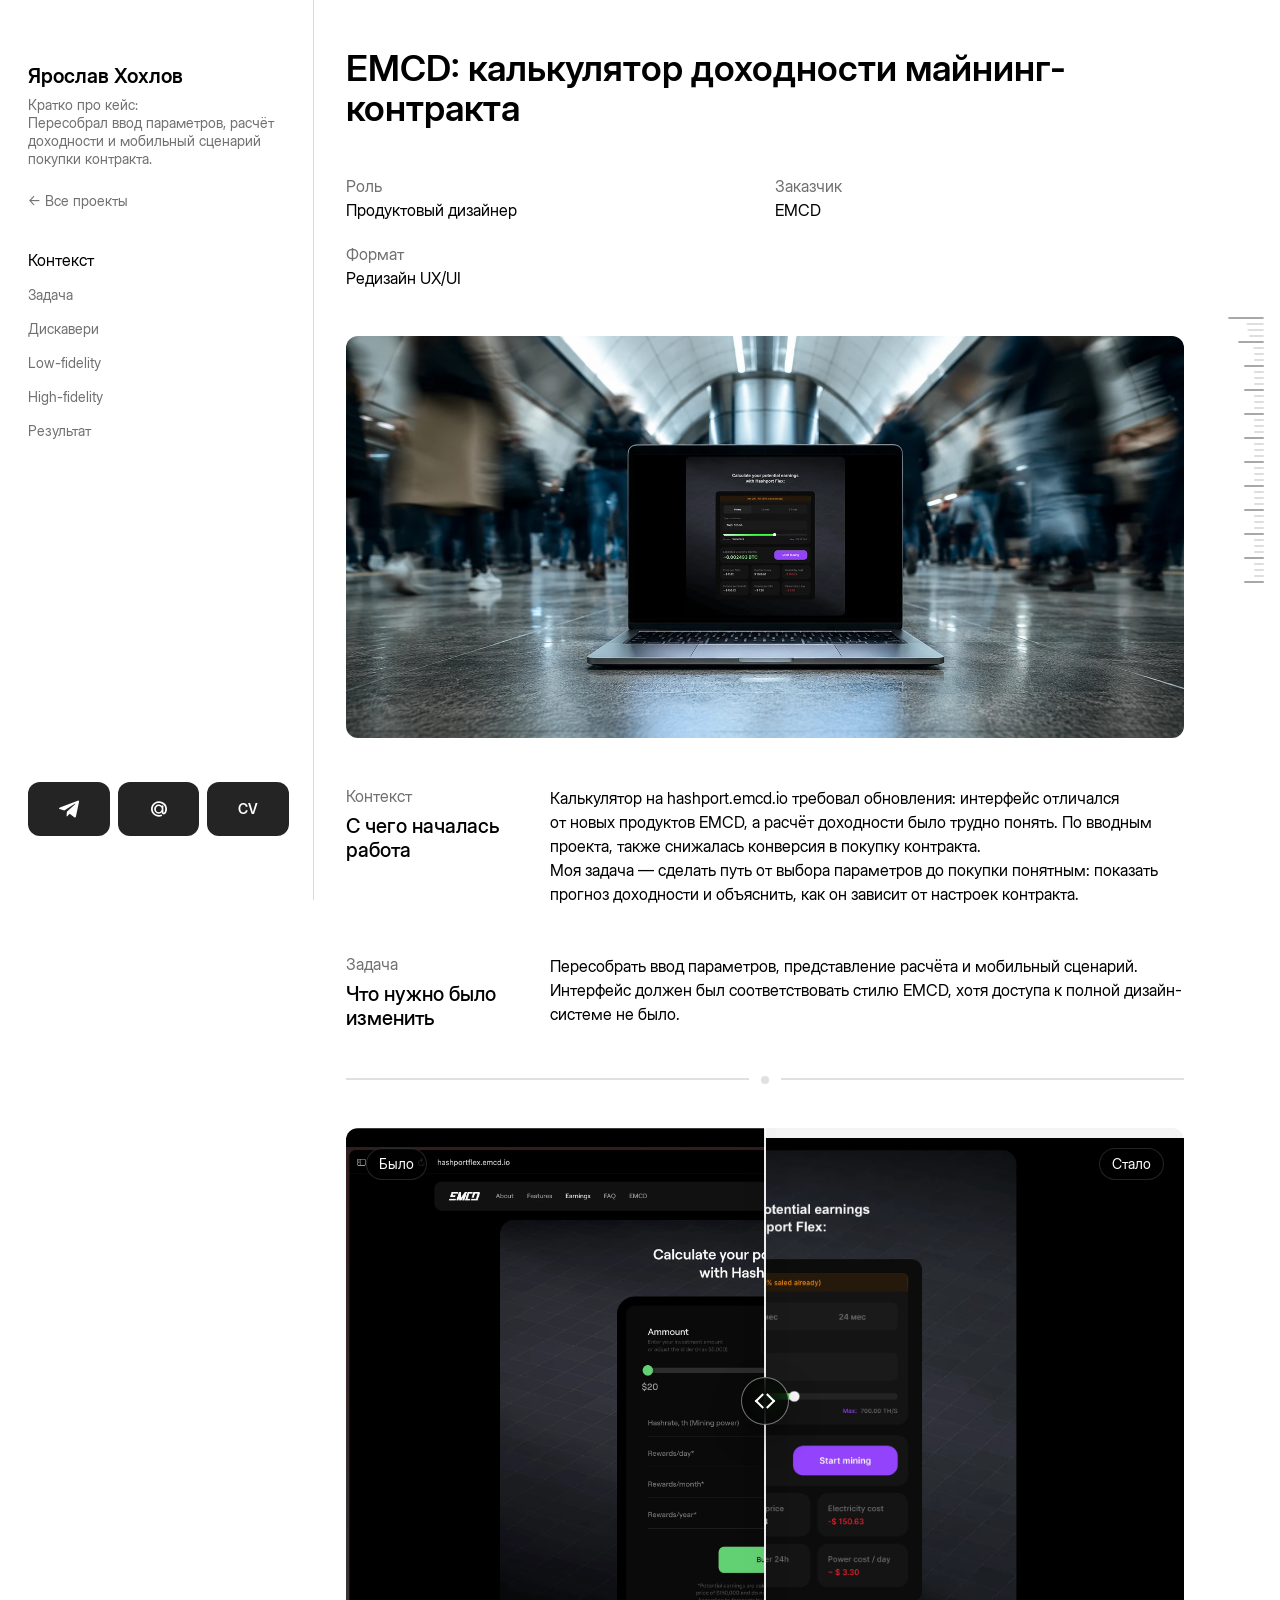
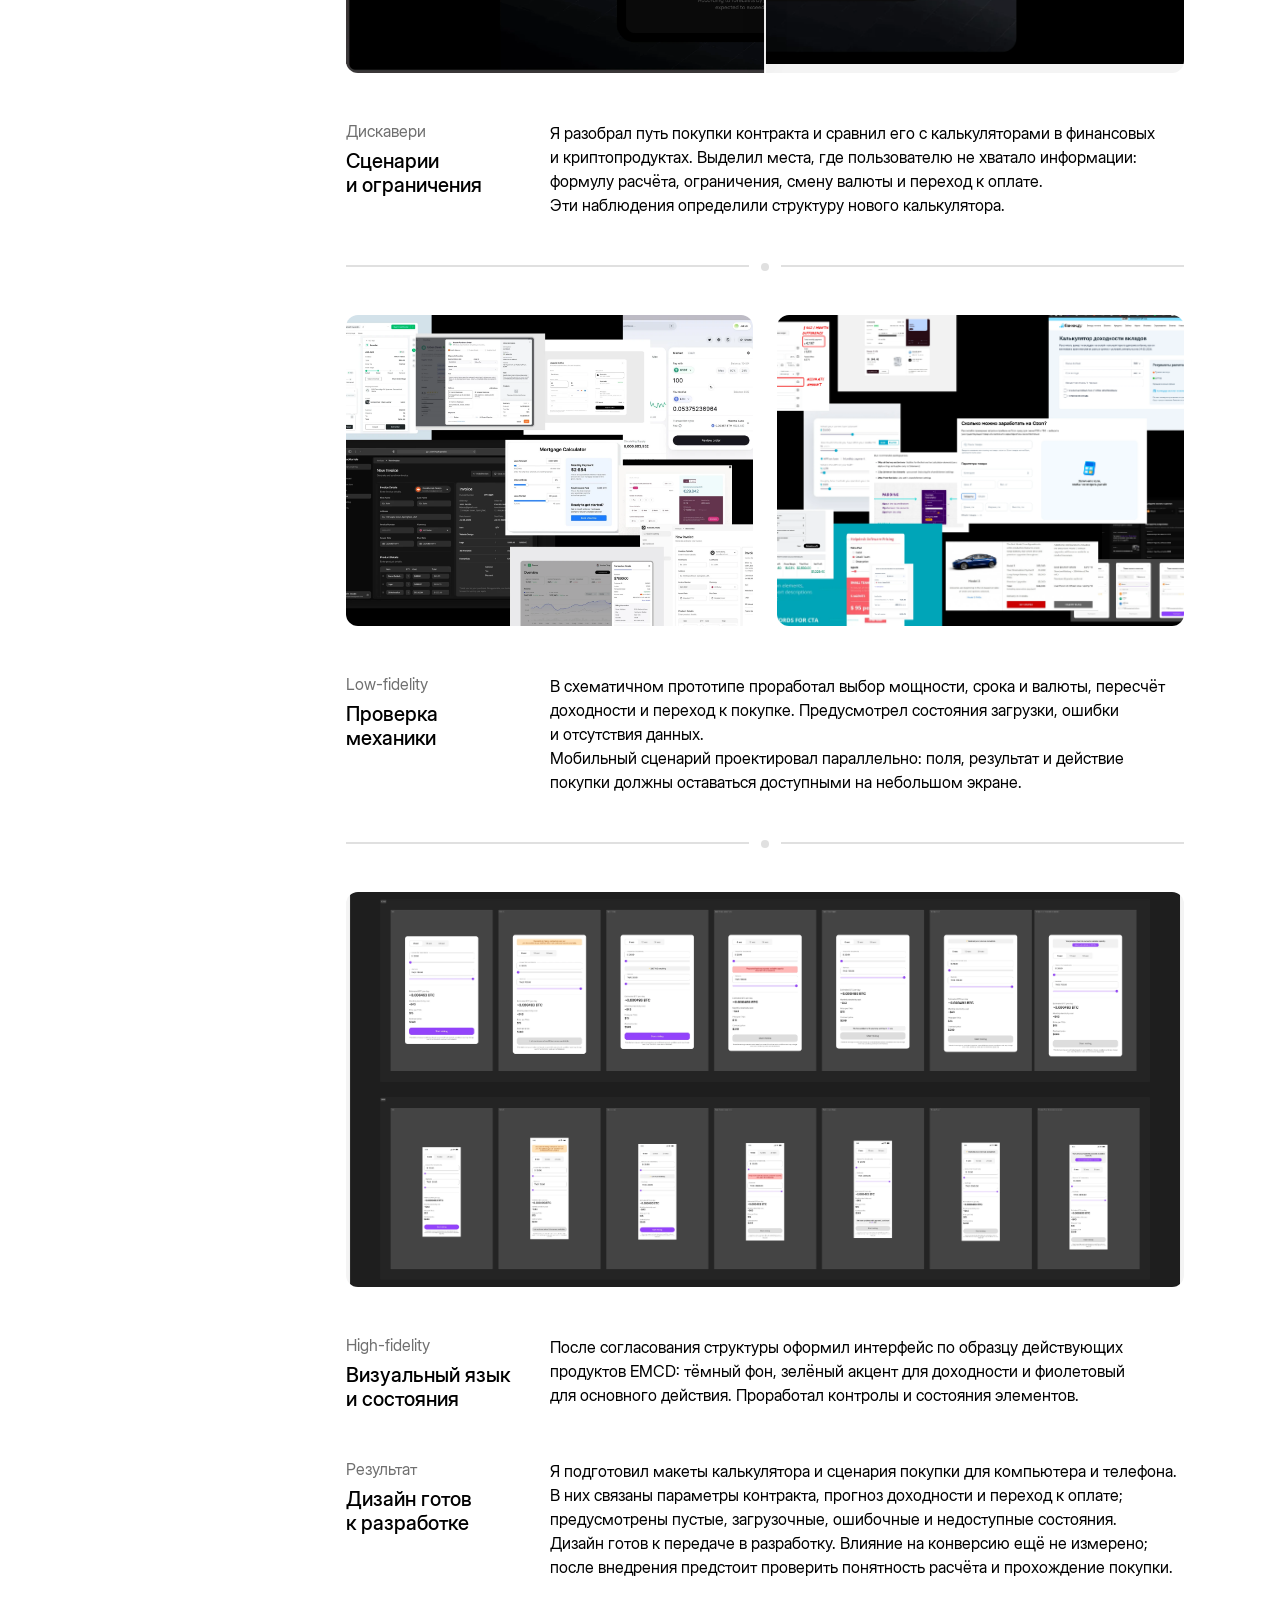
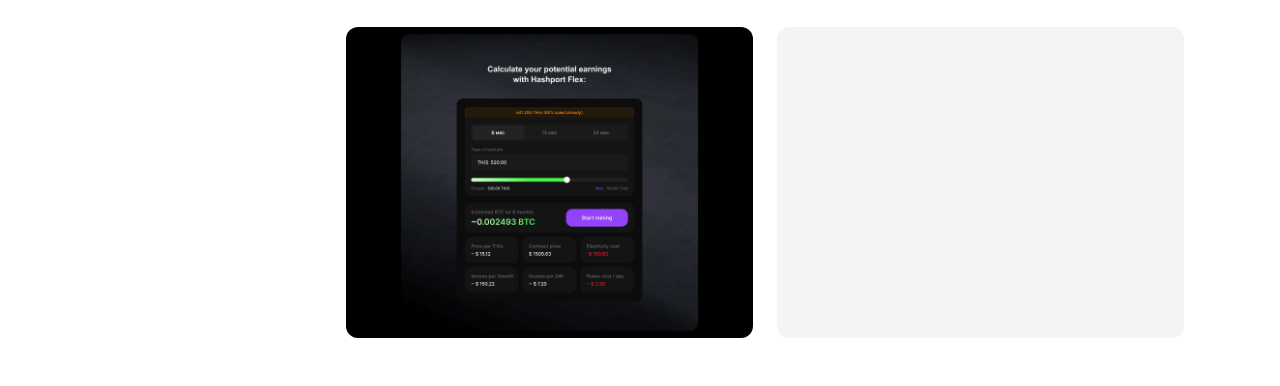
<file: emcd.html>
<!DOCTYPE html>
<html lang="ru">
<head>
  <meta charset="UTF-8" />
  <meta name="viewport" content="width=device-width, initial-scale=1.0" />
  <title>EMCD — кейс Ярослава</title>



  <link rel="icon" type="image/png" sizes="16x16" href="assets/favicon-16.png" />
  <link rel="icon" type="image/png" sizes="32x32" href="assets/favicon-32.png" />
  <link rel="icon" type="image/png" sizes="512x512" href="assets/favicon-512.png" />
  <link rel="apple-touch-icon" href="assets/apple-touch-icon.png" />
  <link rel="stylesheet" href="styles.css?v=i18n-language-switch" />
  <link rel="stylesheet" href="case-layout.css?v=typing-1" />
<link rel="stylesheet" href="fonts.css?v=woff2-1"><style>.page-loader{display:none}html.page-is-loading{overflow:hidden}.page-is-loading .page-loader{position:fixed;inset:0;z-index:10000;display:flex;flex-direction:column;align-items:center;justify-content:center;gap:20px;padding:24px;background:#fafafa;color:#242424;text-align:center;font:16px/1.5 Arial,sans-serif}.page-loader__spinner{width:40px;height:40px;border:3px solid #ddd;border-top-color:#242424;border-radius:50%;animation:page-spin .9s linear infinite}.page-loader__actions,.page-loader__slow{display:none}.page-loading-slow .page-loader__actions{display:flex;gap:12px;flex-wrap:wrap;justify-content:center}.page-loading-slow .page-loader__slow{display:block;max-width:340px}.page-loader button{border:1px solid #ccc;border-radius:12px;padding:12px 16px;background:white;color:#242424;cursor:pointer;font:inherit}.page-loader button:first-child{background:#242424;color:white}.page-loader p{margin:0}@keyframes page-spin{to{transform:rotate(360deg)}}@media(prefers-reduced-motion:reduce){.page-loader__spinner{animation:none}}</style><script>document.documentElement.classList.add('page-is-loading');window.pageLoadingDeadline=setTimeout(function(){document.documentElement.classList.add('page-loading-slow')},20000);</script></head>
<body class="case-format"><div class="page-loader" aria-label="Загрузка сайта"><span class="page-loader__spinner" aria-hidden="true"></span><p role="status" aria-live="polite">Загружаем портфолио…</p><p class="page-loader__slow">Загрузка затянулась. Можно повторить попытку или открыть загруженную часть сайта.</p><div class="page-loader__actions"><button type="button" onclick="location.reload()">Повторить</button><button type="button" onclick="clearTimeout(window.pageLoadingDeadline);document.documentElement.classList.remove('page-is-loading','page-loading-slow');this.closest('.page-loader').remove()">Открыть сайт</button></div></div>
<aside class="case-sidebar" aria-label="О кейсе и навигация">
<a class="case-home" href="index.html" aria-label="Все проекты"><span>Ярослав Хохлов</span></a>
<div class="case-summary-short"><p>Кратко про кейс:</p><p>Пересобрал ввод параметров, расчёт доходности и мобильный сценарий покупки контракта.</p></div>
<a class="case-return" href="index.html">← Все проекты</a>
<details class="case-contents" open><summary>Содержание кейса</summary><nav aria-label="Разделы кейса"><a href="#section-1" data-section="section-1">Контекст</a><a href="#section-2" data-section="section-2">Задача</a><a href="#section-3" data-section="section-3">Дискавери</a><a href="#section-4" data-section="section-4">Low-fidelity</a><a href="#section-5" data-section="section-5">High-fidelity</a><a href="#section-6" data-section="section-6">Результат</a></nav></details>
<nav class="case-contacts" aria-label="Контакты"><a class="case-contact-button" href="https://t.me/flayleone" target="_blank" rel="noopener noreferrer" aria-label="Написать в Telegram" title="Telegram"><img src="assets/figma/home/contact-6e4b4.svg" width="24" height="24" alt=""></a><a class="case-contact-button" href="mailto:design.flayle@mail.ru" aria-label="Написать на design.flayle@mail.ru" title="Почта"><img src="assets/figma/home/contact-2759f.svg" width="16" height="16" alt=""></a><a class="case-contact-button" href="https://disk.yandex.ru/i/p9AXZRnwgouGiw" target="_blank" rel="noopener noreferrer" aria-label="Открыть резюме" title="CV">CV</a></nav>
</aside>
  <main class="page case-page">


    <article class="case-detail" aria-labelledby="emcd-case-title">
<header class="case-heading"><h1 id="emcd-case-title">EMCD: калькулятор доходности майнинг-контракта</h1><dl class="case-meta"><div><dt>Роль</dt><dd>Продуктовый дизайнер</dd><dt>Формат</dt><dd>Редизайн UX/UI</dd></div><div><dt>Заказчик</dt><dd>EMCD</dd></div></dl></header>
      <div class="case-section case-section--intro">
        <section class="case-detail__hero">
          <video
            class="case-detail__video"
            src="assets/video/hero-hover.mp4"
            poster="assets/figma/emcd-case/hero.webp"
            muted
            loop
            playsinline
            preload="metadata"
            aria-label="Анимация калькулятора доходности EMCD"
          ></video>
        </section>

        <section class="case-text-stack" aria-label="Описание проекта EMCD">
        <div class="case-row" id="section-1" tabindex="-1">
<div class="case-section-heading"><p class="case-eyebrow">Контекст</p><h2>С чего началась работа</h2></div>
          <div class="case-row__content"><p>Калькулятор на hashport.emcd.io требовал обновления: интерфейс отличался от новых продуктов EMCD, а расчёт доходности было трудно понять. По вводным проекта, также снижалась конверсия в покупку контракта.</p><p>Моя задача — сделать путь от выбора параметров до покупки понятным: показать прогноз доходности и объяснить, как он зависит от настроек контракта.</p></div>
        </div>

        <div class="case-row" id="section-2" tabindex="-1">
<div class="case-section-heading"><p class="case-eyebrow">Задача</p><h2>Что нужно было изменить</h2></div>
          <div class="case-row__content"><p>Пересобрать ввод параметров, представление расчёта и мобильный сценарий. Интерфейс должен был соответствовать стилю EMCD, хотя доступа к полной дизайн-системе не было.</p></div>
        </div>
        </section>
      </div>

      <div class="case-section">
        <section class="case-before-after" aria-label="Сравнение первого и обновлённого варианта калькулятора">
        <div class="before-after" data-before-after data-no-lightbox>
          <figure class="before-after__figure before-after__figure--after">
            <img src="assets/figma/emcd-case/calculator-expanded.webp" alt="Расширенный вариант калькулятора EMCD" loading="lazy" decoding="async" draggable="false" />
            <figcaption class="before-after__label before-after__label--after">Стало</figcaption>
          </figure>
          <figure class="before-after__figure before-after__figure--before">
            <img src="assets/figma/emcd-case/calculator-compact.webp" alt="Компактный вариант калькулятора EMCD" loading="lazy" decoding="async" draggable="false" />
            <figcaption class="before-after__label before-after__label--before">Было</figcaption>
          </figure>
          <div class="before-after__divider" aria-hidden="true">
            <span class="before-after__handle"></span>
          </div>
          <input class="before-after__range" type="range" min="0" max="100" value="50" aria-label="Проведите, чтобы сравнить было и стало" oninput="this.closest('.before-after').style.setProperty('--position', `${this.value}%`)" />
        </div>
        </section>

        <section class="case-row" id="section-3" tabindex="-1">
<div class="case-section-heading"><p class="case-eyebrow">Дискавери</p><h2>Сценарии и ограничения</h2></div>
        <div class="case-row__content"><p>Я разобрал путь покупки контракта и сравнил его с калькуляторами в финансовых и криптопродуктах. Выделил места, где пользователю не хватало информации: формулу расчёта, ограничения, смену валюты и переход к оплате.</p><p>Эти наблюдения определили структуру нового калькулятора.</p></div>
        </section>
      </div>

      <div class="case-section">
        <section class="case-image-grid" aria-label="Дискавери и референсы">
        <figure class="case-figure">
          <img src="assets/figma/emcd-case/discovery-board.webp" alt="Доска с исследованием сценария калькулятора" loading="lazy" decoding="async" />
        </figure>
        <figure class="case-figure">
          <img src="assets/figma/emcd-case/references-board.webp" alt="Доска с UI и UX референсами калькуляторов" loading="lazy" decoding="async" />
        </figure>
        </section>

        <section class="case-row" id="section-4" tabindex="-1">
<div class="case-section-heading"><p class="case-eyebrow">Low-fidelity</p><h2>Проверка механики</h2></div>
        <div class="case-row__content"><p>В схематичном прототипе проработал выбор мощности, срока и валюты, пересчёт доходности и переход к покупке. Предусмотрел состояния загрузки, ошибки и отсутствия данных.</p><p>Мобильный сценарий проектировал параллельно: поля, результат и действие покупки должны оставаться доступными на небольшом экране.</p></div>
        </section>
      </div>

      <div class="case-section">
        <section class="case-media-wide">
          <img src="assets/figma/emcd-case/mobile-flow.webp" alt="Low-fidelity мобильный сценарий калькулятора EMCD" loading="lazy" decoding="async" />
        </section>

        <div class="case-text-stack">
          <section class="case-row" id="section-5" tabindex="-1">
<div class="case-section-heading"><p class="case-eyebrow">High-fidelity</p><h2>Визуальный язык и состояния</h2></div>
            <div class="case-row__content"><p>После согласования структуры оформил интерфейс по образцу действующих продуктов EMCD: тёмный фон, зелёный акцент для доходности и фиолетовый для основного действия. Проработал контролы и состояния элементов.</p></div>
          </section>

          <section class="case-row" id="section-6" tabindex="-1">
<div class="case-section-heading"><p class="case-eyebrow">Результат</p><h2>Дизайн готов к разработке</h2></div>
            <div class="case-row__content"><p>Я подготовил макеты калькулятора и сценария покупки для компьютера и телефона. В них связаны параметры контракта, прогноз доходности и переход к оплате; предусмотрены пустые, загрузочные, ошибочные и недоступные состояния.</p><p>Дизайн готов к передаче в разработку. Влияние на конверсию ещё не измерено; после внедрения предстоит проверить понятность расчёта и прохождение покупки.</p></div>
          </section>
        </div>
      </div>

      <section class="case-image-grid" aria-label="Финальный интерфейс калькулятора">
        <figure class="case-figure">
          <img src="assets/figma/emcd-case/calculator-expanded.webp" alt="Финальный интерфейс калькулятора EMCD" loading="lazy" decoding="async" />
        </figure>
        <figure class="case-figure">
          <img src="assets/figma/emcd-case/final-calculator.webp" alt="Экран результата расчёта доходности EMCD" loading="lazy" decoding="async" />
        </figure>
      </section>
    </article>
  </main>

  <script src="script.js?v=i18n-language-switch"></script>
<div class="case-minimap" aria-hidden="true"></div>
<script src="case-layout.js?v=2"></script>
<script src="page-loading.js?v=ready-2" defer></script></body>
</html>
</file>
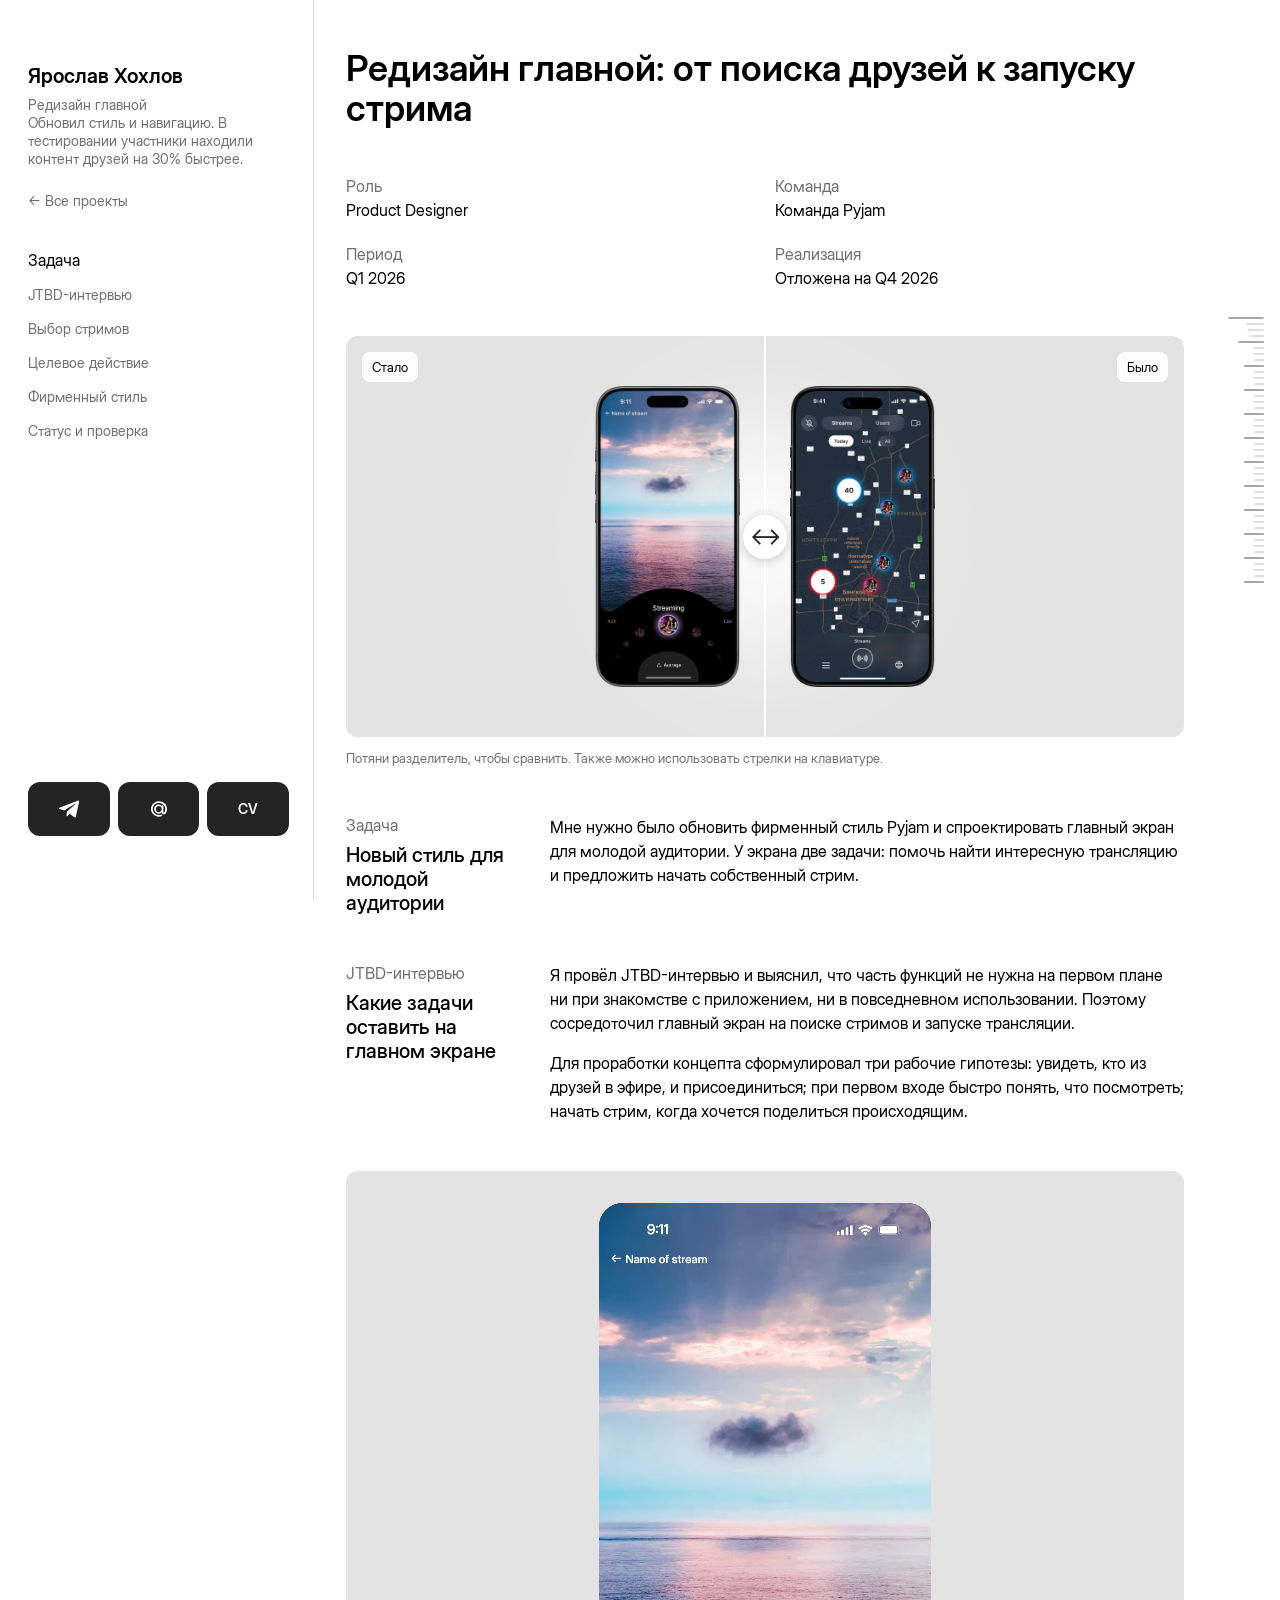
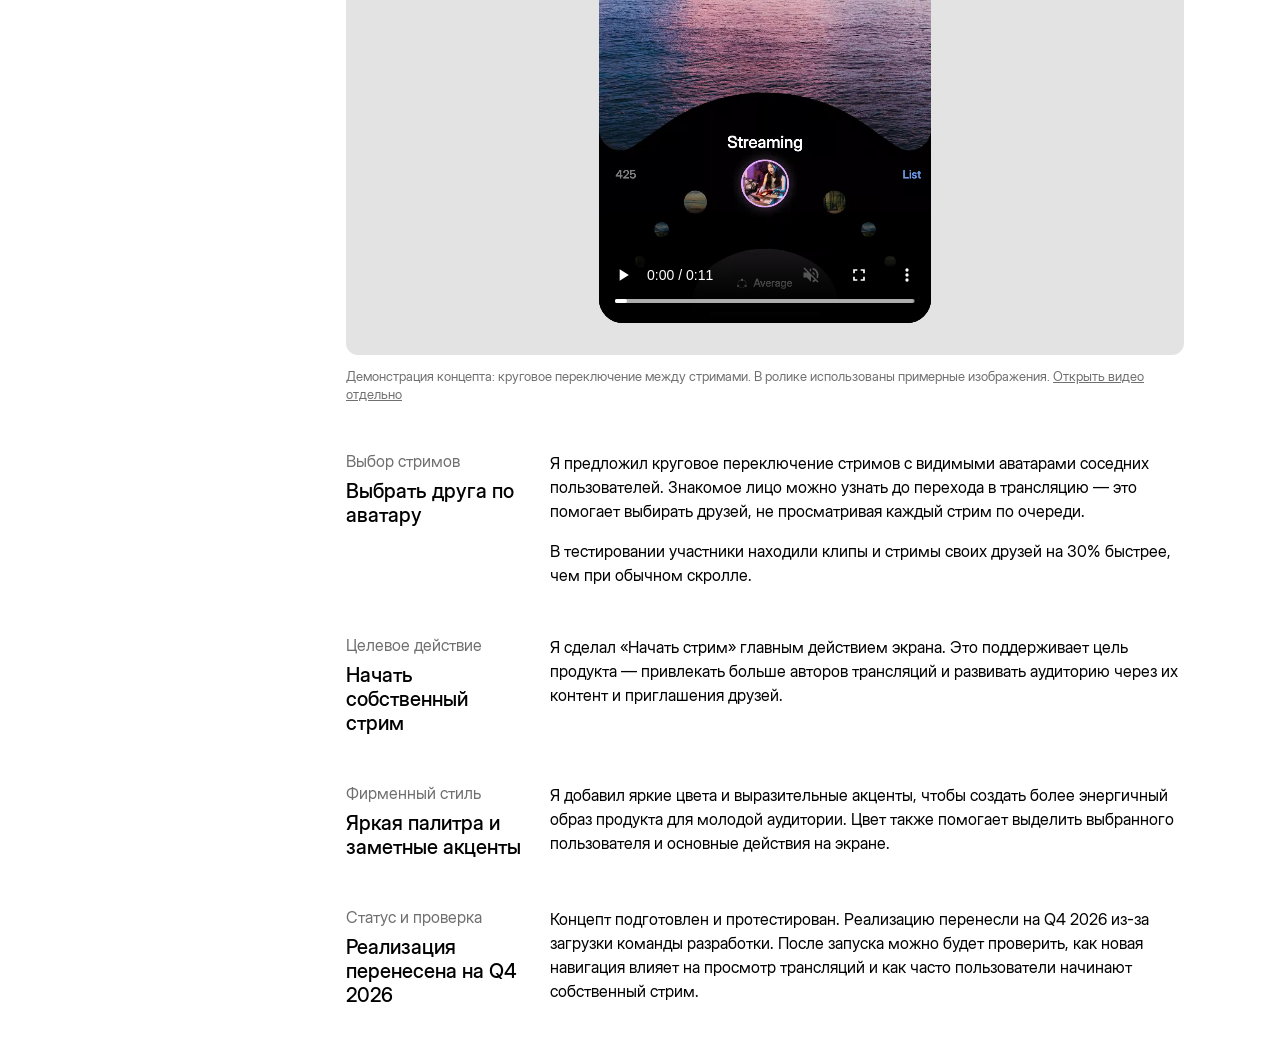
<file: home-redesign.html>
<!DOCTYPE html>
<html lang="ru">
<head>
  <meta charset="UTF-8" />
  <meta name="viewport" content="width=device-width, initial-scale=1.0" />
  <title>Редизайн главной — кейс Ярослава</title>



  <link rel="icon" type="image/png" sizes="16x16" href="assets/favicon-16.png" />
  <link rel="icon" type="image/png" sizes="32x32" href="assets/favicon-32.png" />
  <link rel="icon" type="image/png" sizes="512x512" href="assets/favicon-512.png" />
  <link rel="apple-touch-icon" href="assets/apple-touch-icon.png" />
  <link rel="stylesheet" href="styles.css?v=project-order-appstore" />
  <link rel="stylesheet" href="case-layout.css?v=typing-1" />
<link rel="stylesheet" href="fonts.css?v=woff2-1"><link rel="stylesheet" href="home-redesign.css?v=circular-2"><style>.page-loader{display:none}html.page-is-loading{overflow:hidden}.page-is-loading .page-loader{position:fixed;inset:0;z-index:10000;display:flex;flex-direction:column;align-items:center;justify-content:center;gap:20px;padding:24px;background:#fafafa;color:#242424;text-align:center;font:16px/1.5 Arial,sans-serif}.page-loader__spinner{width:40px;height:40px;border:3px solid #ddd;border-top-color:#242424;border-radius:50%;animation:page-spin .9s linear infinite}.page-loader__actions,.page-loader__slow{display:none}.page-loading-slow .page-loader__actions{display:flex;gap:12px;flex-wrap:wrap;justify-content:center}.page-loading-slow .page-loader__slow{display:block;max-width:340px}.page-loader button{border:1px solid #ccc;border-radius:12px;padding:12px 16px;background:white;color:#242424;cursor:pointer;font:inherit}.page-loader button:first-child{background:#242424;color:white}.page-loader p{margin:0}@keyframes page-spin{to{transform:rotate(360deg)}}@media(prefers-reduced-motion:reduce){.page-loader__spinner{animation:none}}</style><script>document.documentElement.classList.add('page-is-loading');window.pageLoadingDeadline=setTimeout(function(){document.documentElement.classList.add('page-loading-slow')},20000);</script></head>
<body class="case-format"><div class="page-loader" aria-label="Загрузка сайта"><span class="page-loader__spinner" aria-hidden="true"></span><p role="status" aria-live="polite">Загружаем портфолио…</p><p class="page-loader__slow">Загрузка затянулась. Можно повторить попытку или открыть загруженную часть сайта.</p><div class="page-loader__actions"><button type="button" onclick="location.reload()">Повторить</button><button type="button" onclick="clearTimeout(window.pageLoadingDeadline);document.documentElement.classList.remove('page-is-loading','page-loading-slow');this.closest('.page-loader').remove()">Открыть сайт</button></div></div><aside class="case-sidebar" aria-label="О кейсе"><a class="case-home" href="index.html">Ярослав Хохлов</a><div class="case-summary-short"><p>Редизайн главной</p><p>Обновил стиль и навигацию. В тестировании участники находили контент друзей на 30% быстрее.</p></div><a class="case-return" href="index.html">← Все проекты</a><details class="case-contents" open><summary>Содержание кейса</summary><nav aria-label="Разделы кейса"><a href="#home-brief" data-section="home-brief">Задача</a><a href="#home-research" data-section="home-research">JTBD-интервью</a><a href="#home-navigation" data-section="home-navigation">Выбор стримов</a><a href="#home-action" data-section="home-action">Целевое действие</a><a href="#home-visual" data-section="home-visual">Фирменный стиль</a><a href="#home-validation" data-section="home-validation">Статус и проверка</a></nav></details><nav class="case-contacts" aria-label="Контакты"><a class="case-contact-button" href="https://t.me/flayleone" target="_blank" rel="noopener noreferrer" aria-label="Написать в Telegram" title="Telegram"><img src="assets/figma/home/contact-6e4b4.svg" width="24" height="24" alt=""></a><a class="case-contact-button" href="mailto:design.flayle@mail.ru" aria-label="Написать на design.flayle@mail.ru" title="Почта"><img src="assets/figma/home/contact-2759f.svg" width="16" height="16" alt=""></a><a class="case-contact-button" href="https://disk.yandex.ru/i/p9AXZRnwgouGiw" target="_blank" rel="noopener noreferrer" aria-label="Открыть резюме" title="CV">CV</a></nav></aside><main class="page case-page"><article class="case-detail"><header class="case-heading"><h1>Редизайн главной: от поиска друзей к запуску стрима</h1><dl class="case-meta"><div><dt>Роль</dt><dd>Product Designer</dd><dt>Период</dt><dd>Q1 2026</dd></div><div><dt>Команда</dt><dd>Команда Pyjam</dd><dt>Реализация</dt><dd>Отложена на Q4 2026</dd></div></dl></header><figure class="redesign-comparison" style="--split:50%"><div class="redesign-comparison__stage"><div class="redesign-comparison__layer redesign-comparison__layer--before"><span class="redesign-comparison__glow" aria-hidden="true"></span><img class="redesign-comparison__phone" src="assets/figma/home-redesign/b0747.webp" alt="Было: экран 1" width="173" height="359"><img class="redesign-comparison__phone" src="assets/figma/home-redesign/1b29e.webp" alt="Было: экран 2" width="173" height="359"></div><div class="redesign-comparison__layer redesign-comparison__layer--after"><span class="redesign-comparison__glow" aria-hidden="true"></span><img class="redesign-comparison__phone" src="assets/figma/home/75408.webp" alt="Стало: экран 1" width="173" height="359"><img class="redesign-comparison__phone" src="assets/figma/home/b5570.webp" alt="Стало: экран 2" width="173" height="359"></div><span class="redesign-comparison__label redesign-comparison__label--before">Было</span><span class="redesign-comparison__label redesign-comparison__label--after">Стало</span><span class="redesign-comparison__divider" aria-hidden="true"><span>↔</span></span><input class="redesign-comparison__range" type="range" min="0" max="100" value="50" aria-label="Сравнение Было и Стало" aria-describedby="comparison-help"></div><figcaption id="comparison-help">Потяни разделитель, чтобы сравнить. Также можно использовать стрелки на клавиатуре.</figcaption></figure><div class="case-text-stack"><section class="case-row" id="home-brief" tabindex="-1"><div class="case-section-heading"><p class="case-eyebrow">Задача</p><h2>Новый стиль для молодой аудитории</h2></div><div class="case-row__content"><p>Мне нужно было обновить фирменный стиль Pyjam и спроектировать главный экран для молодой аудитории. У экрана две задачи: помочь найти интересную трансляцию и предложить начать собственный стрим.</p></div></section><section class="case-row" id="home-research" tabindex="-1"><div class="case-section-heading"><p class="case-eyebrow">JTBD-интервью</p><h2>Какие задачи оставить на главном экране</h2></div><div class="case-row__content"><p>Я провёл JTBD-интервью и выяснил, что часть функций не нужна на первом плане ни при знакомстве с приложением, ни в повседневном использовании. Поэтому сосредоточил главный экран на поиске стримов и запуске трансляции.</p><p>Для проработки концепта сформулировал три рабочие гипотезы: увидеть, кто из друзей в эфире, и присоединиться; при первом входе быстро понять, что посмотреть; начать стрим, когда хочется поделиться происходящим.</p></div></section><figure class="redesign-motion" id="circular-demo"><div class="redesign-motion__stage"><video poster="assets/video/circular-scroll-poster.webp" width="804" height="1744" autoplay muted loop playsinline controls preload="metadata" aria-label="Демонстрация кругового переключения стримов"><source src="assets/video/circular-scroll-compatible.mp4" type="video/mp4"><source src="assets/video/circular-scroll.webm" type="video/webm">Видео кругового переключения стримов.</video></div><figcaption>Демонстрация концепта: круговое переключение между стримами. В ролике использованы примерные изображения. <a href="assets/video/circular-scroll-compatible.mp4" target="_blank" rel="noopener">Открыть видео отдельно</a></figcaption></figure><section class="case-row" id="home-navigation" tabindex="-1"><div class="case-section-heading"><p class="case-eyebrow">Выбор стримов</p><h2>Выбрать друга по аватару</h2></div><div class="case-row__content"><p>Я предложил круговое переключение стримов с видимыми аватарами соседних пользователей. Знакомое лицо можно узнать до перехода в трансляцию — это помогает выбирать друзей, не просматривая каждый стрим по очереди.</p><p>В тестировании участники находили клипы и стримы своих друзей на 30% быстрее, чем при обычном скролле.</p></div></section><section class="case-row" id="home-action" tabindex="-1"><div class="case-section-heading"><p class="case-eyebrow">Целевое действие</p><h2>Начать собственный стрим</h2></div><div class="case-row__content"><p>Я сделал «Начать стрим» главным действием экрана. Это поддерживает цель продукта — привлекать больше авторов трансляций и развивать аудиторию через их контент и приглашения друзей.</p></div></section><section class="case-row" id="home-visual" tabindex="-1"><div class="case-section-heading"><p class="case-eyebrow">Фирменный стиль</p><h2>Яркая палитра и заметные акценты</h2></div><div class="case-row__content"><p>Я добавил яркие цвета и выразительные акценты, чтобы создать более энергичный образ продукта для молодой аудитории. Цвет также помогает выделить выбранного пользователя и основные действия на экране.</p></div></section><section class="case-row" id="home-validation" tabindex="-1"><div class="case-section-heading"><p class="case-eyebrow">Статус и проверка</p><h2>Реализация перенесена на Q4 2026</h2></div><div class="case-row__content"><p>Концепт подготовлен и протестирован. Реализацию перенесли на Q4 2026 из-за загрузки команды разработки. После запуска можно будет проверить, как новая навигация влияет на просмотр трансляций и как часто пользователи начинают собственный стрим.</p></div></section></div></article></main><div class="case-minimap" aria-hidden="true"></div><script src="case-layout.js?v=typing-1"></script><script src="juno.js?v=lightbox-1"></script><script src="home-redesign.js"></script><script src="page-loading.js?v=ready-2" defer></script></body></html>
</file>
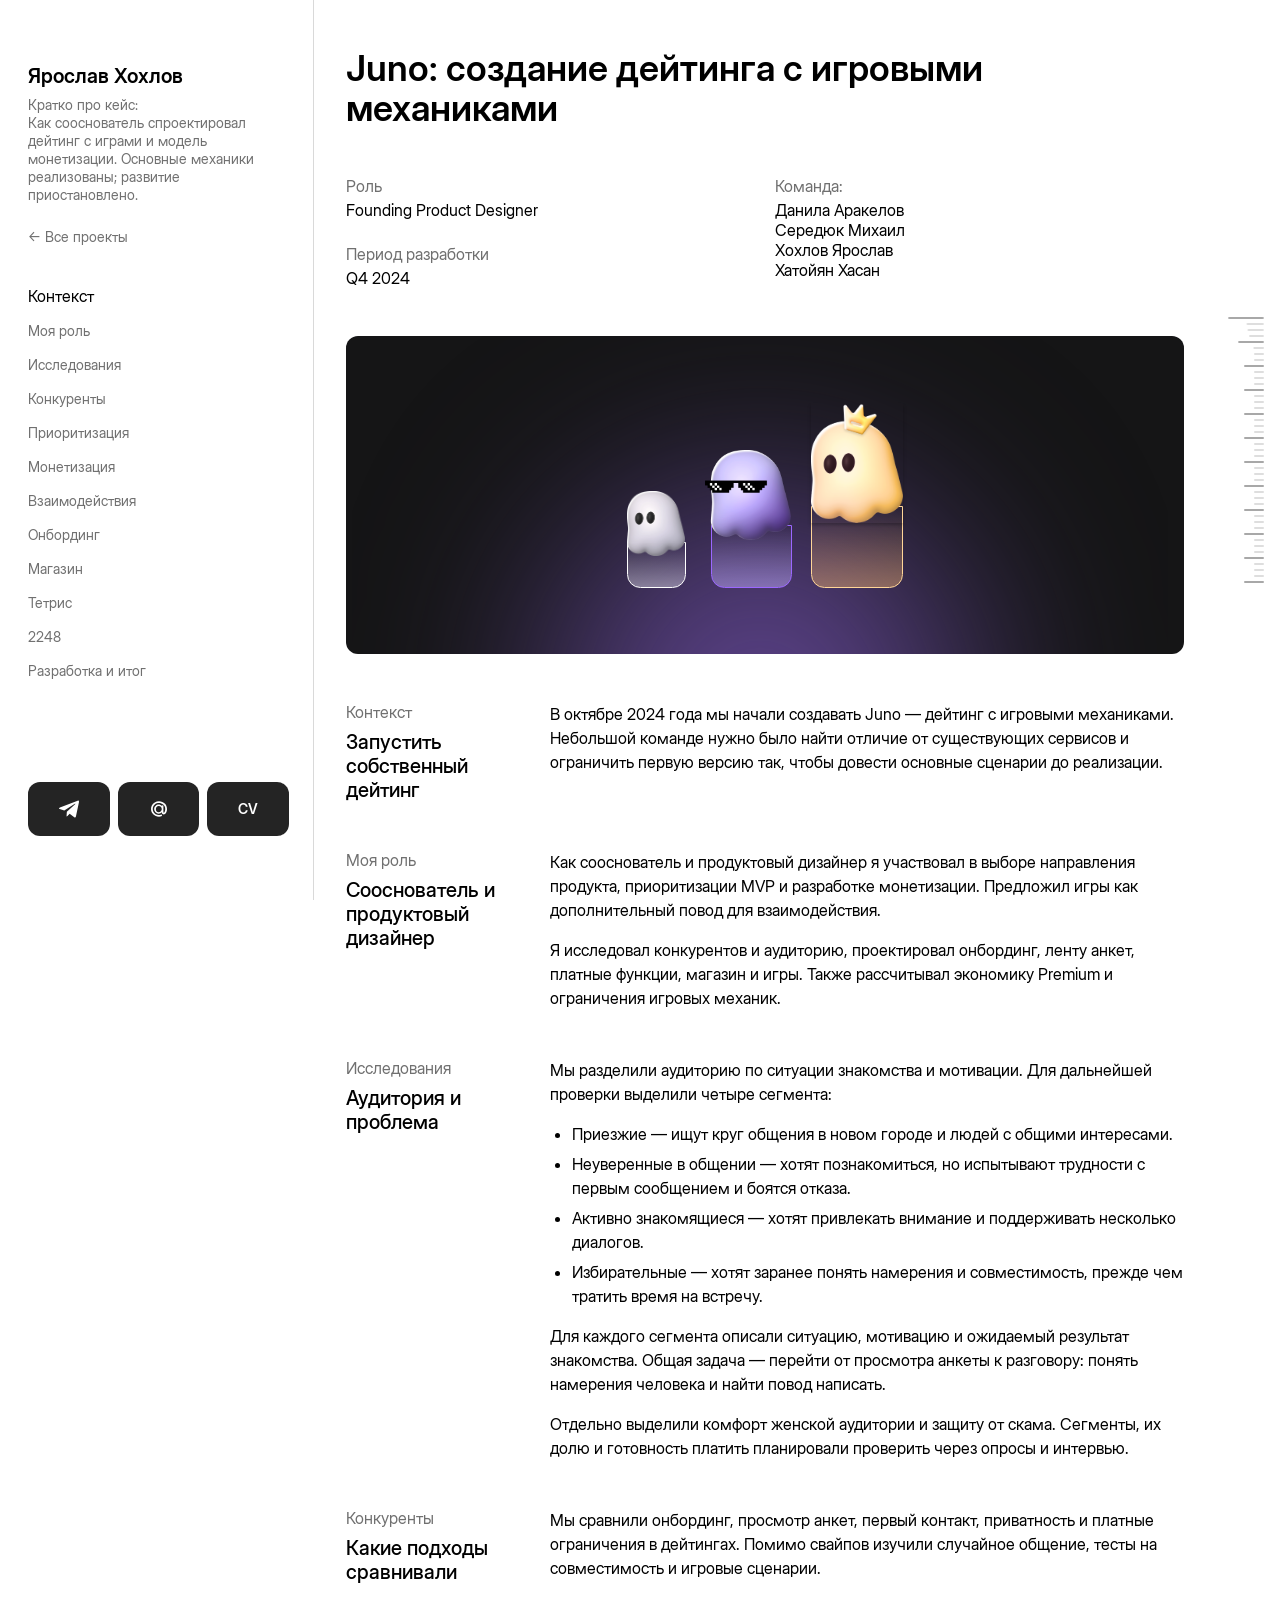
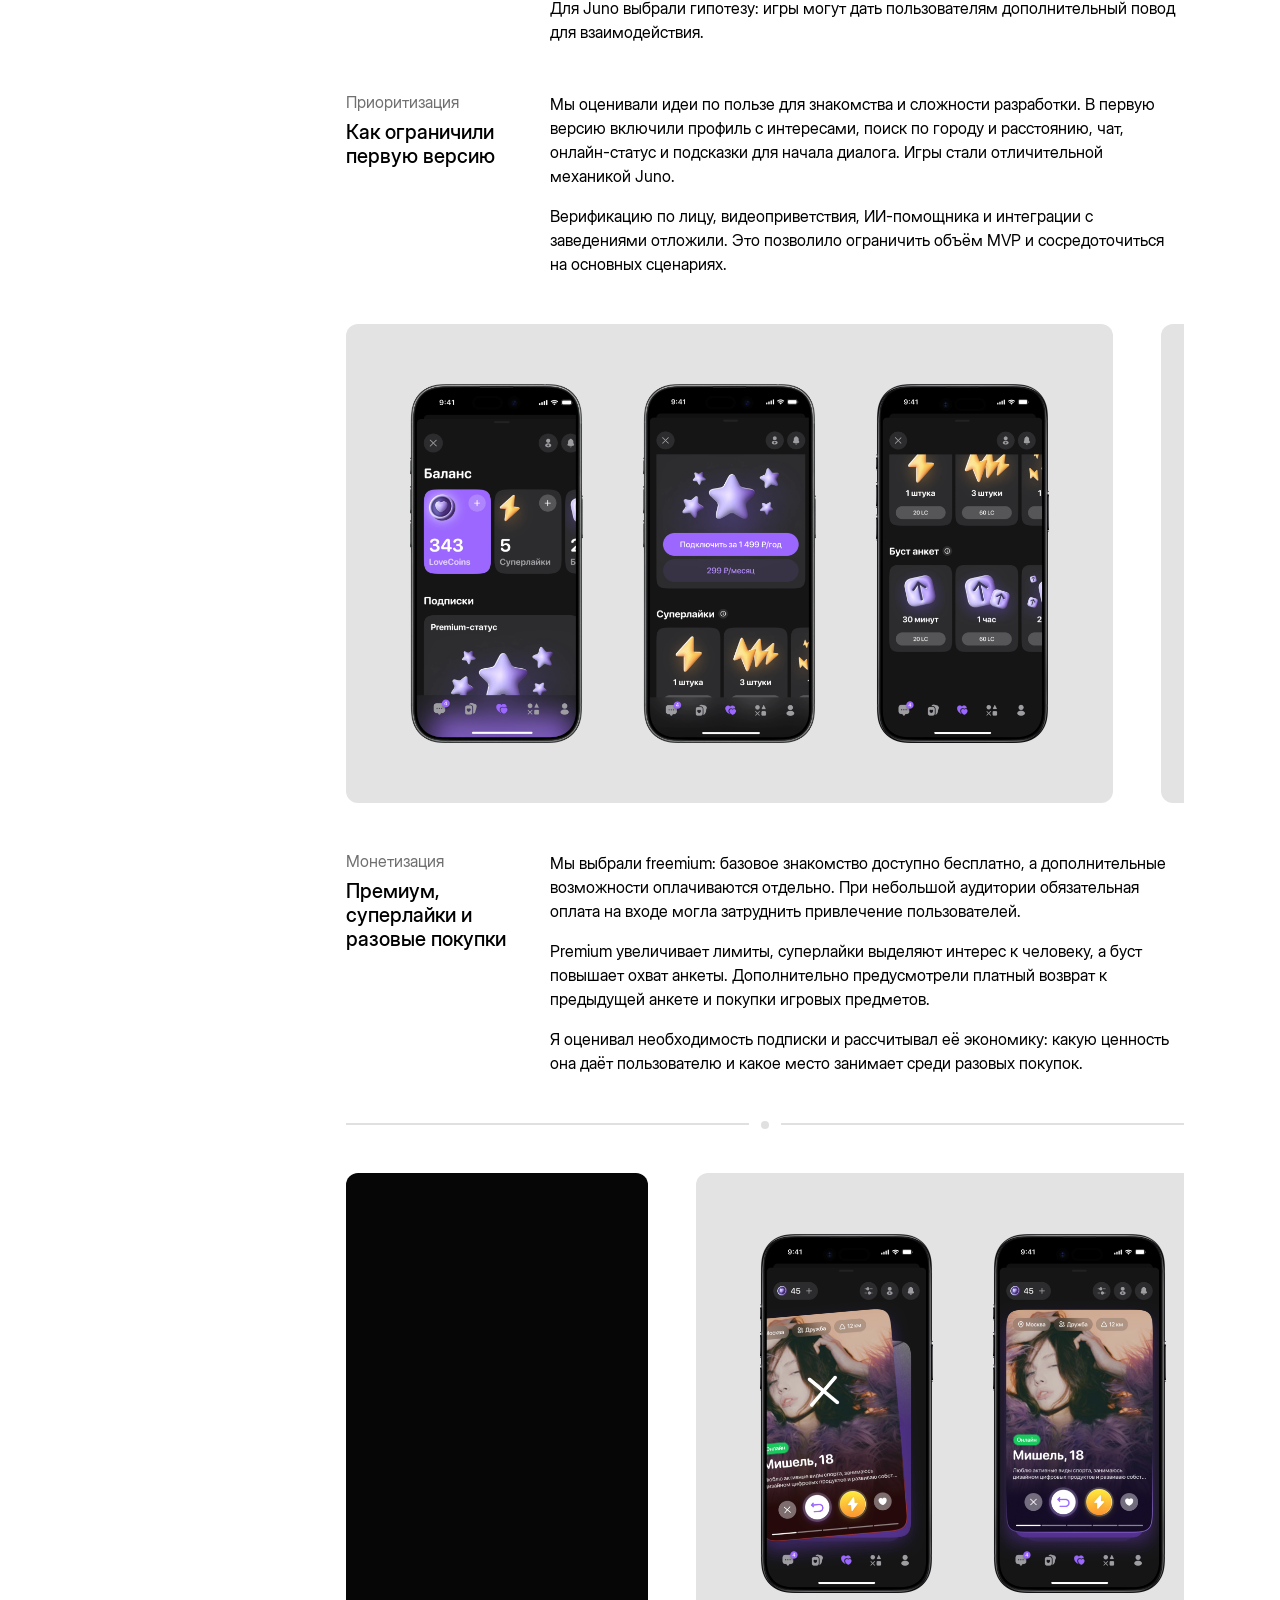
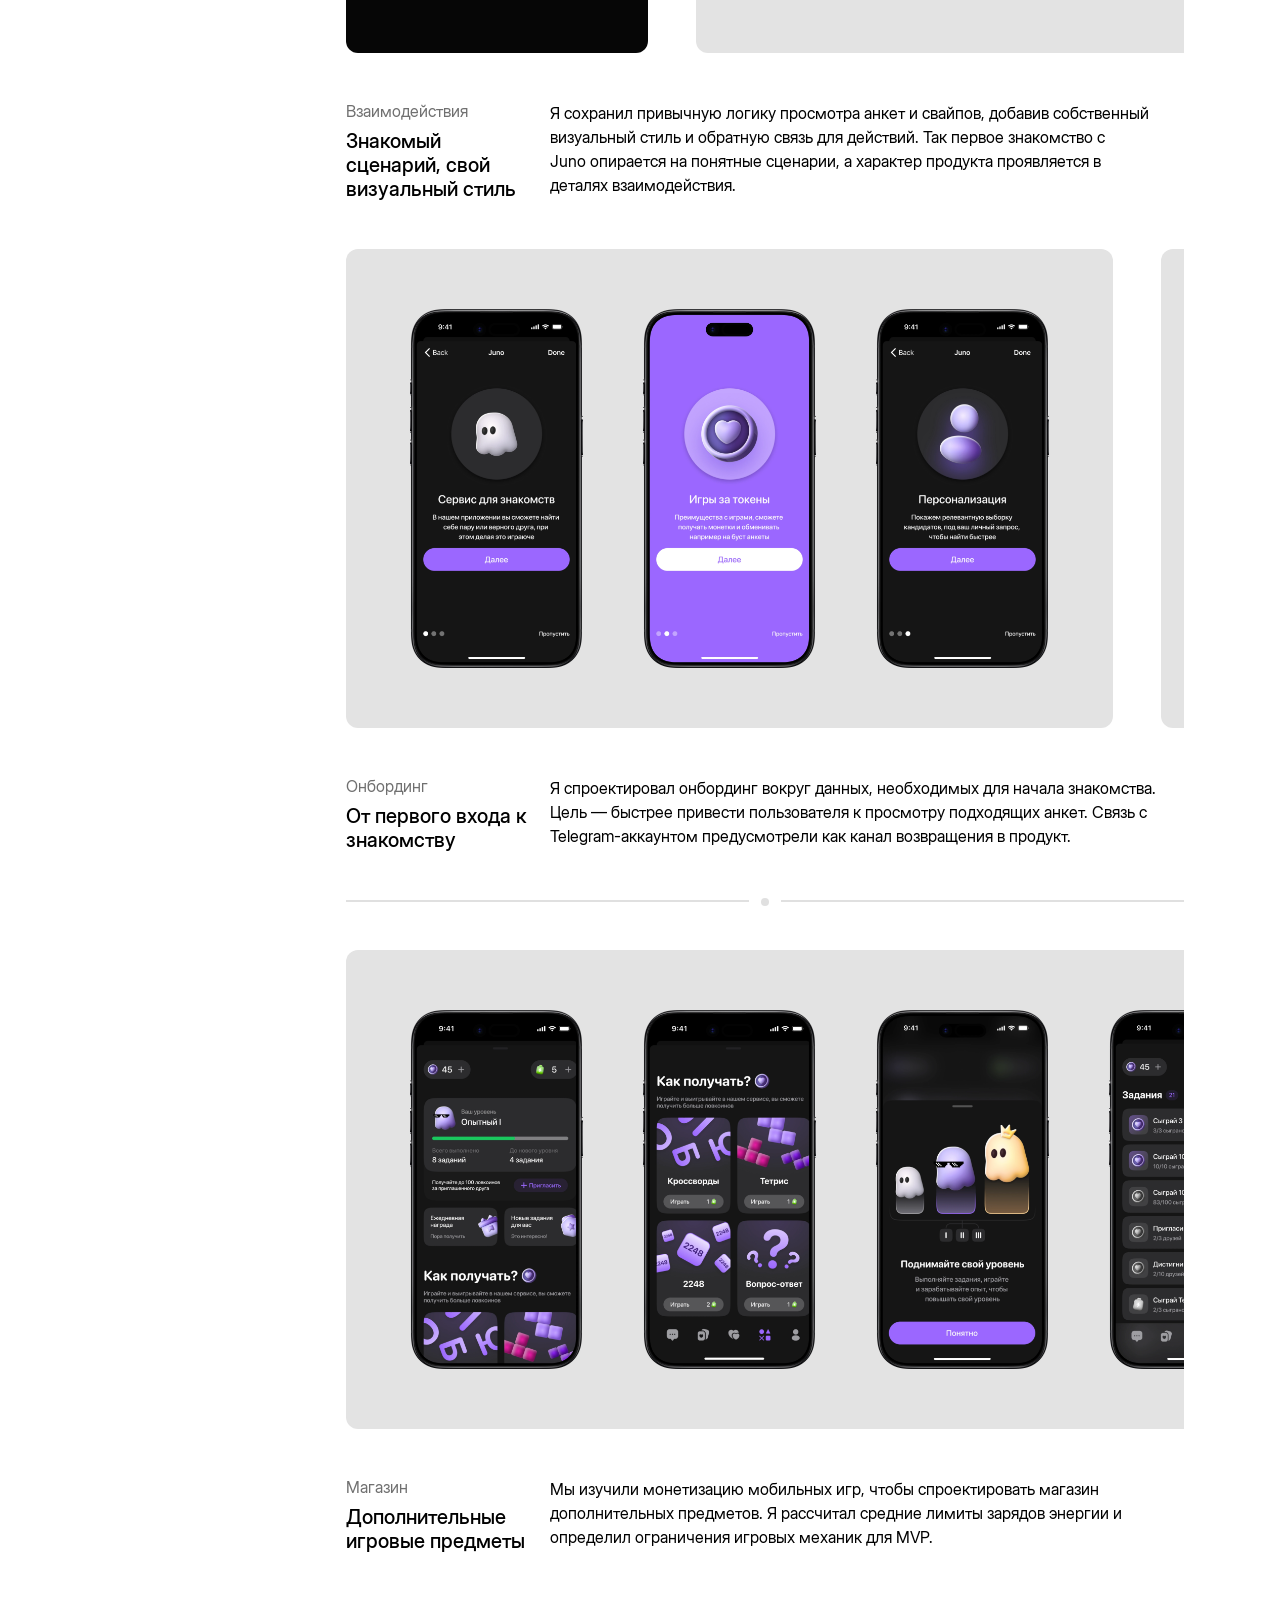
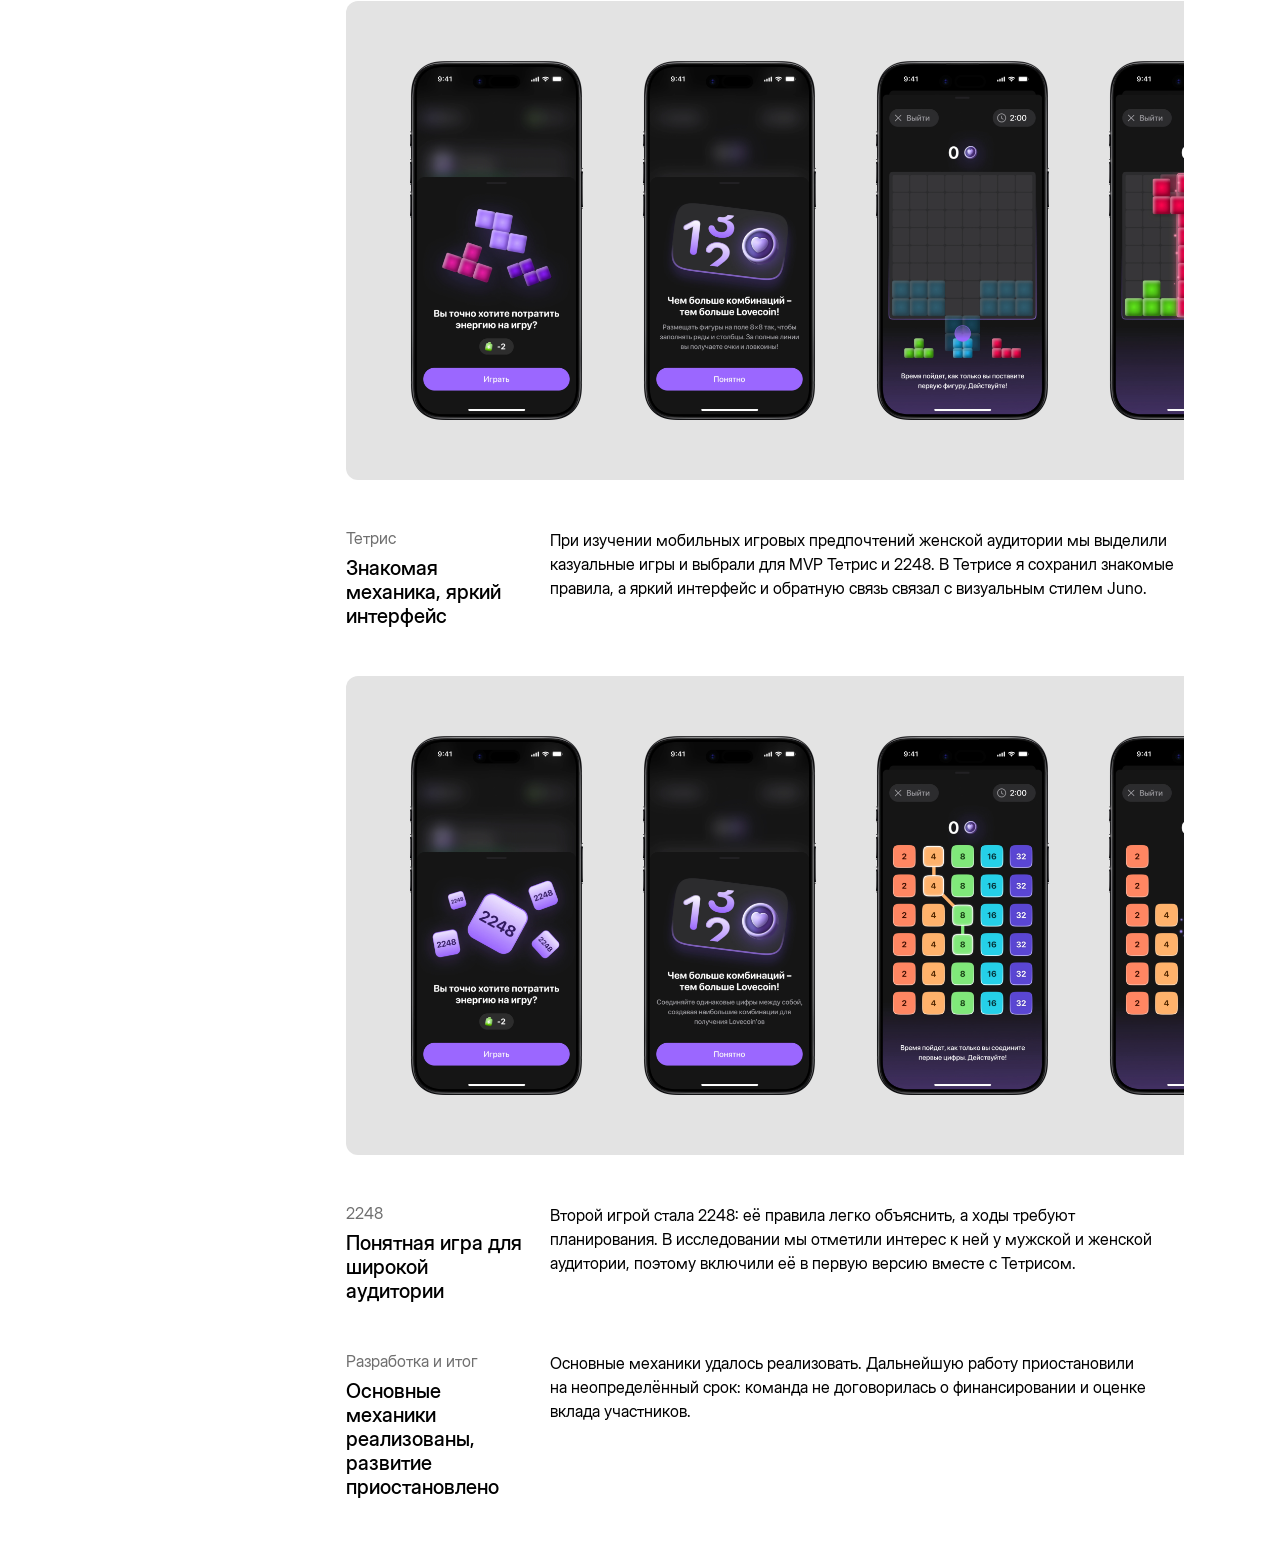
<file: juno.html>
<!DOCTYPE html>
<html lang="ru">
<head>
  <meta charset="UTF-8" />
  <meta name="viewport" content="width=device-width, initial-scale=1.0" />
  <title>Juno — Founding Product Designer</title>



  <link rel="icon" type="image/png" sizes="16x16" href="assets/favicon-16.png" />
  <link rel="icon" type="image/png" sizes="32x32" href="assets/favicon-32.png" />
  <link rel="icon" type="image/png" sizes="512x512" href="assets/favicon-512.png" />
  <link rel="apple-touch-icon" href="assets/apple-touch-icon.png" />
  <link rel="stylesheet" href="styles.css?v=project-order-appstore" />
  <link rel="stylesheet" href="case-layout.css?v=typing-1" />
<link rel="stylesheet" href="fonts.css?v=woff2-1"><link rel="stylesheet" href="juno.css?v=lightbox-1"><style>.page-loader{display:none}html.page-is-loading{overflow:hidden}.page-is-loading .page-loader{position:fixed;inset:0;z-index:10000;display:flex;flex-direction:column;align-items:center;justify-content:center;gap:20px;padding:24px;background:#fafafa;color:#242424;text-align:center;font:16px/1.5 Arial,sans-serif}.page-loader__spinner{width:40px;height:40px;border:3px solid #ddd;border-top-color:#242424;border-radius:50%;animation:page-spin .9s linear infinite}.page-loader__actions,.page-loader__slow{display:none}.page-loading-slow .page-loader__actions{display:flex;gap:12px;flex-wrap:wrap;justify-content:center}.page-loading-slow .page-loader__slow{display:block;max-width:340px}.page-loader button{border:1px solid #ccc;border-radius:12px;padding:12px 16px;background:white;color:#242424;cursor:pointer;font:inherit}.page-loader button:first-child{background:#242424;color:white}.page-loader p{margin:0}@keyframes page-spin{to{transform:rotate(360deg)}}@media(prefers-reduced-motion:reduce){.page-loader__spinner{animation:none}}</style><script>document.documentElement.classList.add('page-is-loading');window.pageLoadingDeadline=setTimeout(function(){document.documentElement.classList.add('page-loading-slow')},20000);</script></head>
<body class="case-format"><div class="page-loader" aria-label="Загрузка сайта"><span class="page-loader__spinner" aria-hidden="true"></span><p role="status" aria-live="polite">Загружаем портфолио…</p><p class="page-loader__slow">Загрузка затянулась. Можно повторить попытку или открыть загруженную часть сайта.</p><div class="page-loader__actions"><button type="button" onclick="location.reload()">Повторить</button><button type="button" onclick="clearTimeout(window.pageLoadingDeadline);document.documentElement.classList.remove('page-is-loading','page-loading-slow');this.closest('.page-loader').remove()">Открыть сайт</button></div></div>
<aside class="case-sidebar" aria-label="О кейсе и навигация"><a class="case-home" href="index.html"><span>Ярослав Хохлов</span></a><div class="case-summary-short"><p>Кратко про кейс:</p><p>Как сооснователь спроектировал дейтинг с играми и модель монетизации. Основные механики реализованы; развитие приостановлено.</p></div><a class="case-return" href="index.html">← Все проекты</a><details class="case-contents" open><summary>Содержание кейса</summary><nav aria-label="Разделы кейса"><a href="#section-1" data-section="section-1">Контекст</a><a href="#section-2" data-section="section-2">Моя роль</a><a href="#section-3" data-section="section-3">Исследования</a><a href="#section-4" data-section="section-4">Конкуренты</a><a href="#section-5" data-section="section-5">Приоритизация</a><a href="#section-6" data-section="section-6">Монетизация</a><a href="#section-7" data-section="section-7">Взаимодействия</a><a href="#section-8" data-section="section-8">Онбординг</a><a href="#section-11" data-section="section-11">Магазин</a><a href="#section-12" data-section="section-12">Тетрис</a><a href="#section-13" data-section="section-13">2248</a><a href="#section-14" data-section="section-14">Разработка и итог</a></nav></details><nav class="case-contacts" aria-label="Контакты"><a class="case-contact-button" href="https://t.me/flayleone" target="_blank" rel="noopener noreferrer" aria-label="Написать в Telegram" title="Telegram"><img src="assets/figma/home/contact-6e4b4.svg" width="24" height="24" alt=""></a><a class="case-contact-button" href="mailto:design.flayle@mail.ru" aria-label="Написать на design.flayle@mail.ru" title="Почта"><img src="assets/figma/home/contact-2759f.svg" width="16" height="16" alt=""></a><a class="case-contact-button" href="https://disk.yandex.ru/i/p9AXZRnwgouGiw" target="_blank" rel="noopener noreferrer" aria-label="Открыть резюме" title="CV">CV</a></nav></aside><main class="page case-page"><article class="case-detail" aria-labelledby="juno-title"><header class="case-heading"><h1 id="juno-title">Juno: создание дейтинга с игровыми механиками</h1><dl class="case-meta"><div><dt>Роль</dt><dd>Founding Product Designer</dd><dt>Период разработки</dt><dd>Q4 2024</dd></div><div><dt>Команда:</dt><dd>Данила Аракелов<br>Середюк Михаил<br>Хохлов Ярослав<br>Хатойян Хасан</dd></div></dl></header><figure class="juno-cover" role="img" aria-label="Juno: три игровых персонажа — белый, фиолетовый в очках и золотой с короной"><div class="juno-cover-glow"></div><span class="juno-cover-podium juno-cover-podium--white"></span><span class="juno-cover-podium juno-cover-podium--purple"></span><span class="juno-cover-podium juno-cover-podium--gold"></span><span class="juno-cover-character juno-cover-character--gold"><img src="assets/figma/juno-case/cover-7a73e.png" alt=""></span><span class="juno-cover-character juno-cover-character--white"><img src="assets/figma/juno-case/cover-3d94c.webp" alt=""></span><span class="juno-cover-character juno-cover-character--purple"><img src="assets/figma/juno-case/cover-8ca82.png" alt=""></span></figure><div class="case-text-stack"><section class="case-row" id="section-1" tabindex="-1"><div class="case-section-heading"><p class="case-eyebrow">Контекст</p><h2>Запустить собственный дейтинг</h2></div><div class="case-row__content"><p>В октябре 2024 года мы начали создавать Juno — дейтинг с игровыми механиками. Небольшой команде нужно было найти отличие от существующих сервисов и ограничить первую версию так, чтобы довести основные сценарии до реализации.</p></div></section><section class="case-row" id="section-2" tabindex="-1"><div class="case-section-heading"><p class="case-eyebrow">Моя роль</p><h2>Сооснователь и продуктовый дизайнер</h2></div><div class="case-row__content"><p>Как сооснователь и продуктовый дизайнер я участвовал в выборе направления продукта, приоритизации MVP и разработке монетизации. Предложил игры как дополнительный повод для взаимодействия.</p><p>Я исследовал конкурентов и аудиторию, проектировал онбординг, ленту анкет, платные функции, магазин и игры. Также рассчитывал экономику Premium и ограничения игровых механик.</p></div></section><section class="case-row" id="section-3" tabindex="-1"><div class="case-section-heading"><p class="case-eyebrow">Исследования</p><h2>Аудитория и проблема</h2></div><div class="case-row__content"><p>Мы разделили аудиторию по ситуации знакомства и мотивации. Для дальнейшей проверки выделили четыре сегмента:</p><ul><li>Приезжие — ищут круг общения в новом городе и людей с общими интересами.</li><li>Неуверенные в общении — хотят познакомиться, но испытывают трудности с первым сообщением и боятся отказа.</li><li>Активно знакомящиеся — хотят привлекать внимание и поддерживать несколько диалогов.</li><li>Избирательные — хотят заранее понять намерения и совместимость, прежде чем тратить время на встречу.</li></ul><p>Для каждого сегмента описали ситуацию, мотивацию и ожидаемый результат знакомства. Общая задача — перейти от просмотра анкеты к разговору: понять намерения человека и найти повод написать.</p><p>Отдельно выделили комфорт женской аудитории и защиту от скама. Сегменты, их долю и готовность платить планировали проверить через опросы и интервью.</p></div></section><section class="case-row" id="section-4" tabindex="-1"><div class="case-section-heading"><p class="case-eyebrow">Конкуренты</p><h2>Какие подходы сравнивали</h2></div><div class="case-row__content"><p>Мы сравнили онбординг, просмотр анкет, первый контакт, приватность и платные ограничения в дейтингах. Помимо свайпов изучили случайное общение, тесты на совместимость и игровые сценарии.</p><p>Для Juno выбрали гипотезу: игры могут дать пользователям дополнительный повод для взаимодействия.</p></div></section><section class="case-row" id="section-5" tabindex="-1"><div class="case-section-heading"><p class="case-eyebrow">Приоритизация</p><h2>Как ограничили первую версию</h2></div><div class="case-row__content"><p>Мы оценивали идеи по пользе для знакомства и сложности разработки. В первую версию включили профиль с интересами, поиск по городу и расстоянию, чат, онлайн-статус и подсказки для начала диалога. Игры стали отличительной механикой Juno.</p><p>Верификацию по лицу, видеоприветствия, ИИ-помощника и интеграции с заведениями отложили. Это позволило ограничить объём MVP и сосредоточиться на основных сценариях.</p></div></section><div class="case-text-stack juno-monetization-media"><div class="case-image-strip juno-interactions-strip" role="region" aria-label="Экраны монетизации Juno — прокрутите вправо" tabindex="0"><figure class="juno-interactions-group"><a class="juno-interaction-link" href="assets/figma/juno-case/monetization-da869.webp" target="_blank" rel="noopener" aria-label="Баланс и подписка — открыть в новой вкладке"><img src="assets/figma/juno-case/monetization-da869.webp" alt="Баланс и подписка" width="173" height="359" loading="lazy"></a><a class="juno-interaction-link" href="assets/figma/juno-case/monetization-15a64.webp" target="_blank" rel="noopener" aria-label="Premium и суперлайки — открыть в новой вкладке"><img src="assets/figma/juno-case/monetization-15a64.webp" alt="Premium и суперлайки" width="173" height="359" loading="lazy"></a><a class="juno-interaction-link" href="assets/figma/juno-case/monetization-56452.webp" target="_blank" rel="noopener" aria-label="Суперлайки и буст анкеты — открыть в новой вкладке"><img src="assets/figma/juno-case/monetization-56452.webp" alt="Суперлайки и буст анкеты" width="173" height="359" loading="lazy"></a></figure><figure class="juno-interactions-group"><a class="juno-interaction-link" href="assets/figma/juno-case/monetization-87a03.webp" target="_blank" rel="noopener" aria-label="Выбор количества LoveCoins — открыть в новой вкладке"><img src="assets/figma/juno-case/monetization-87a03.webp" alt="Выбор количества LoveCoins" width="173" height="359" loading="lazy"></a><a class="juno-interaction-link" href="assets/figma/juno-case/monetization-c395e.webp" target="_blank" rel="noopener" aria-label="Покупка LoveCoins — открыть в новой вкладке"><img src="assets/figma/juno-case/monetization-c395e.webp" alt="Покупка LoveCoins" width="173" height="359" loading="lazy"></a></figure></div></div><section class="case-row" id="section-6" tabindex="-1"><div class="case-section-heading"><p class="case-eyebrow">Монетизация</p><h2>Премиум, суперлайки и разовые покупки</h2></div><div class="case-row__content"><p>Мы выбрали freemium: базовое знакомство доступно бесплатно, а дополнительные возможности оплачиваются отдельно. При небольшой аудитории обязательная оплата на входе могла затруднить привлечение пользователей.</p><p>Premium увеличивает лимиты, суперлайки выделяют интерес к человеку, а буст повышает охват анкеты. Дополнительно предусмотрели платный возврат к предыдущей анкете и покупки игровых предметов.</p><p>Я оценивал необходимость подписки и рассчитывал её экономику: какую ценность она даёт пользователю и какое место занимает среди разовых покупок.</p></div></section><div class="case-section juno-interactions-media"><div class="case-image-strip juno-interactions-strip" role="region" aria-label="Взаимодействия в Juno — прокрутите вправо" tabindex="0"><figure class="juno-interactions-video"><video src="assets/video/juno-hover.mp4" autoplay muted loop playsinline preload="auto" aria-label="Демонстрация взаимодействий Juno"></video></figure><figure class="juno-interactions-group"><a class="juno-interaction-link" href="assets/figma/juno-case/fb324.webp" target="_blank" rel="noopener" aria-label="Пропуск анкеты — открыть в новой вкладке"><img src="assets/figma/juno-case/fb324.webp" alt="Пропуск анкеты" width="173" height="359" loading="lazy"></a><a class="juno-interaction-link" href="assets/figma/juno-case/6ada3.webp" target="_blank" rel="noopener" aria-label="Просмотр анкеты — открыть в новой вкладке"><img src="assets/figma/juno-case/6ada3.webp" alt="Просмотр анкеты" width="173" height="359" loading="lazy"></a><a class="juno-interaction-link" href="assets/figma/juno-case/4bd99.webp" target="_blank" rel="noopener" aria-label="Лайк анкеты — открыть в новой вкладке"><img src="assets/figma/juno-case/4bd99.webp" alt="Лайк анкеты" width="173" height="359" loading="lazy"></a></figure><figure class="juno-interactions-group"><a class="juno-interaction-link" href="assets/figma/juno-case/d7bc3.webp" target="_blank" rel="noopener" aria-label="Premium-подписка — открыть в новой вкладке"><img src="assets/figma/juno-case/d7bc3.webp" alt="Premium-подписка" width="173" height="359" loading="lazy"></a><a class="juno-interaction-link" href="assets/figma/juno-case/78a78.webp" target="_blank" rel="noopener" aria-label="Возврат к предыдущей анкете — открыть в новой вкладке"><img src="assets/figma/juno-case/78a78.webp" alt="Возврат к предыдущей анкете" width="173" height="359" loading="lazy"></a></figure><figure class="juno-interactions-group"><a class="juno-interaction-link" href="assets/figma/juno-case/6ada3.webp" target="_blank" rel="noopener" aria-label="Анкета в ленте — открыть в новой вкладке"><img src="assets/figma/juno-case/6ada3.webp" alt="Анкета в ленте" width="173" height="359" loading="lazy"></a><a class="juno-interaction-link" href="assets/figma/juno-case/c13e5.webp" target="_blank" rel="noopener" aria-label="Подробная информация в анкете — открыть в новой вкладке"><img src="assets/figma/juno-case/c13e5.webp" alt="Подробная информация в анкете" width="173" height="359" loading="lazy"></a></figure></div></div><div class="case-text-stack juno-interactions-copy"><section class="case-row" id="section-7" tabindex="-1"><div class="case-section-heading"><p class="case-eyebrow">Взаимодействия</p><h2>Знакомый сценарий, свой визуальный стиль</h2></div><div class="case-row__content"><p>Я сохранил привычную логику просмотра анкет и свайпов, добавив собственный визуальный стиль и обратную связь для действий. Так первое знакомство с Juno опирается на понятные сценарии, а характер продукта проявляется в деталях взаимодействия.</p></div></section></div><div class="case-text-stack juno-onboarding-media"><div class="case-image-strip juno-interactions-strip" role="region" aria-label="Экраны онбординга Juno — прокрутите вправо" tabindex="0"><figure class="juno-interactions-group"><a class="juno-interaction-link" href="assets/figma/juno-case/onboarding-f2c69.webp" target="_blank" rel="noopener" aria-label="Оценка для знакомства — открыть в новой вкладке"><img src="assets/figma/juno-case/onboarding-f2c69.webp" alt="Оценка для знакомства" width="173" height="359" loading="lazy"></a><a class="juno-interaction-link" href="assets/figma/juno-case/onboarding-0a1dd.webp" target="_blank" rel="noopener" aria-label="Игровые токены — открыть в новой вкладке"><img src="assets/figma/juno-case/onboarding-0a1dd.webp" alt="Игровые токены" width="173" height="359" loading="lazy"></a><a class="juno-interaction-link" href="assets/figma/juno-case/onboarding-c55e4.webp" target="_blank" rel="noopener" aria-label="Персонализация — открыть в новой вкладке"><img src="assets/figma/juno-case/onboarding-c55e4.webp" alt="Персонализация" width="173" height="359" loading="lazy"></a></figure><figure class="juno-interactions-group"><a class="juno-interaction-link" href="assets/figma/juno-case/onboarding-b96d5.webp" target="_blank" rel="noopener" aria-label="Имя пользователя — открыть в новой вкладке"><img src="assets/figma/juno-case/onboarding-b96d5.webp" alt="Имя пользователя" width="173" height="359" loading="lazy"></a><a class="juno-interaction-link" href="assets/figma/juno-case/onboarding-63086.webp" target="_blank" rel="noopener" aria-label="Выбор города — открыть в новой вкладке"><img src="assets/figma/juno-case/onboarding-63086.webp" alt="Выбор города" width="173" height="359" loading="lazy"></a><a class="juno-interaction-link" href="assets/figma/juno-case/onboarding-2f4fa.webp" target="_blank" rel="noopener" aria-label="Дата рождения — открыть в новой вкладке"><img src="assets/figma/juno-case/onboarding-2f4fa.webp" alt="Дата рождения" width="173" height="359" loading="lazy"></a></figure><figure class="juno-interactions-group"><a class="juno-interaction-link" href="assets/figma/juno-case/onboarding-895fd.webp" target="_blank" rel="noopener" aria-label="Настройка предпочтений — открыть в новой вкладке"><img src="assets/figma/juno-case/onboarding-895fd.webp" alt="Настройка предпочтений" width="173" height="359" loading="lazy"></a><a class="juno-interaction-link" href="assets/figma/juno-case/onboarding-c7ecd.webp" target="_blank" rel="noopener" aria-label="Добавление фотографии — открыть в новой вкладке"><img src="assets/figma/juno-case/onboarding-c7ecd.webp" alt="Добавление фотографии" width="173" height="359" loading="lazy"></a></figure><figure class="juno-interactions-group"><a class="juno-interaction-link" href="assets/figma/juno-case/onboarding-c31e5.webp" target="_blank" rel="noopener" aria-label="Цель знакомства — открыть в новой вкладке"><img src="assets/figma/juno-case/onboarding-c31e5.webp" alt="Цель знакомства" width="173" height="359" loading="lazy"></a><a class="juno-interaction-link" href="assets/figma/juno-case/onboarding-9c2cc.webp" target="_blank" rel="noopener" aria-label="Механика работы — открыть в новой вкладке"><img src="assets/figma/juno-case/onboarding-9c2cc.webp" alt="Механика работы" width="173" height="359" loading="lazy"></a></figure></div></div><section class="case-row" id="section-8" tabindex="-1"><div class="case-section-heading"><p class="case-eyebrow">Онбординг</p><h2>От первого входа к знакомству</h2></div><div class="case-row__content"><p>Я спроектировал онбординг вокруг данных, необходимых для начала знакомства. Цель — быстрее привести пользователя к просмотру подходящих анкет. Связь с Telegram-аккаунтом предусмотрели как канал возвращения в продукт.</p></div></section><div class="case-section juno-after-onboarding"><div class="case-image-strip juno-interactions-strip juno-shop-media" role="region" aria-label="Магазин — прокрутите вправо" tabindex="0"><figure class="juno-interactions-group"><a class="juno-interaction-link" href="assets/figma/juno-case/shop-1d31b.webp" target="_blank" rel="noopener" aria-label="Магазин, экран 1 — открыть в новой вкладке"><img src="assets/figma/juno-case/shop-1d31b.webp" alt="Магазин: экран 1" width="173" height="359" loading="lazy"></a><a class="juno-interaction-link" href="assets/figma/juno-case/shop-0288f.webp" target="_blank" rel="noopener" aria-label="Магазин, экран 2 — открыть в новой вкладке"><img src="assets/figma/juno-case/shop-0288f.webp" alt="Магазин: экран 2" width="173" height="359" loading="lazy"></a><a class="juno-interaction-link" href="assets/figma/juno-case/shop-fddfc.webp" target="_blank" rel="noopener" aria-label="Магазин, экран 3 — открыть в новой вкладке"><img src="assets/figma/juno-case/shop-fddfc.webp" alt="Магазин: экран 3" width="173" height="359" loading="lazy"></a><a class="juno-interaction-link" href="assets/figma/juno-case/shop-63243.webp" target="_blank" rel="noopener" aria-label="Магазин, экран 4 — открыть в новой вкладке"><img src="assets/figma/juno-case/shop-63243.webp" alt="Магазин: экран 4" width="173" height="359" loading="lazy"></a></figure></div><section class="case-row" id="section-11" tabindex="-1"><div class="case-section-heading"><p class="case-eyebrow">Магазин</p><h2>Дополнительные игровые предметы</h2></div><div class="case-row__content"><p>Мы изучили монетизацию мобильных игр, чтобы спроектировать магазин дополнительных предметов. Я рассчитал средние лимиты зарядов энергии и определил ограничения игровых механик для MVP.</p></div></section></div><div class="case-image-strip juno-interactions-strip juno-tetris-media" role="region" aria-label="Тетрис — прокрутите вправо" tabindex="0"><figure class="juno-interactions-group"><a class="juno-interaction-link" href="assets/figma/juno-case/tetris-795ec.webp" target="_blank" rel="noopener" aria-label="Тетрис, экран 1 — открыть в новой вкладке"><img src="assets/figma/juno-case/tetris-795ec.webp" alt="Тетрис: экран 1" width="173" height="359" loading="lazy"></a><a class="juno-interaction-link" href="assets/figma/juno-case/tetris-3089f.webp" target="_blank" rel="noopener" aria-label="Тетрис, экран 2 — открыть в новой вкладке"><img src="assets/figma/juno-case/tetris-3089f.webp" alt="Тетрис: экран 2" width="173" height="359" loading="lazy"></a><a class="juno-interaction-link" href="assets/figma/juno-case/tetris-ce26e.webp" target="_blank" rel="noopener" aria-label="Тетрис, экран 3 — открыть в новой вкладке"><img src="assets/figma/juno-case/tetris-ce26e.webp" alt="Тетрис: экран 3" width="173" height="359" loading="lazy"></a><a class="juno-interaction-link" href="assets/figma/juno-case/tetris-ec14b.webp" target="_blank" rel="noopener" aria-label="Тетрис, экран 4 — открыть в новой вкладке"><img src="assets/figma/juno-case/tetris-ec14b.webp" alt="Тетрис: экран 4" width="173" height="359" loading="lazy"></a><a class="juno-interaction-link" href="assets/figma/juno-case/tetris-60e53.webp" target="_blank" rel="noopener" aria-label="Тетрис, экран 5 — открыть в новой вкладке"><img src="assets/figma/juno-case/tetris-60e53.webp" alt="Тетрис: экран 5" width="173" height="359" loading="lazy"></a></figure><figure class="juno-interactions-group"><a class="juno-interaction-link" href="assets/figma/juno-case/tetris-b6b97.webp" target="_blank" rel="noopener" aria-label="Тетрис, экран 6 — открыть в новой вкладке"><img src="assets/figma/juno-case/tetris-b6b97.webp" alt="Тетрис: экран 6" width="173" height="359" loading="lazy"></a><a class="juno-interaction-link" href="assets/figma/juno-case/tetris-e24d0.webp" target="_blank" rel="noopener" aria-label="Тетрис, экран 7 — открыть в новой вкладке"><img src="assets/figma/juno-case/tetris-e24d0.webp" alt="Тетрис: экран 7" width="173" height="359" loading="lazy"></a><a class="juno-interaction-link" href="assets/figma/juno-case/tetris-aa855.webp" target="_blank" rel="noopener" aria-label="Тетрис, экран 8 — открыть в новой вкладке"><img src="assets/figma/juno-case/tetris-aa855.webp" alt="Тетрис: экран 8" width="173" height="359" loading="lazy"></a></figure></div><section class="case-row" id="section-12" tabindex="-1"><div class="case-section-heading"><p class="case-eyebrow">Тетрис</p><h2>Знакомая механика, яркий интерфейс</h2></div><div class="case-row__content"><p>При изучении мобильных игровых предпочтений женской аудитории мы выделили казуальные игры и выбрали для MVP Тетрис и 2248. В Тетрисе я сохранил знакомые правила, а яркий интерфейс и обратную связь связал с визуальным стилем Juno.</p></div></section><div class="case-image-strip juno-interactions-strip juno-2248-media" role="region" aria-label="2248 — прокрутите вправо" tabindex="0"><figure class="juno-interactions-group"><a class="juno-interaction-link" href="assets/figma/juno-case/2248-ee9d2.webp" target="_blank" rel="noopener" aria-label="2248, экран 1 — открыть в новой вкладке"><img src="assets/figma/juno-case/2248-ee9d2.webp" alt="2248: экран 1" width="173" height="359" loading="lazy"></a><a class="juno-interaction-link" href="assets/figma/juno-case/2248-88036.webp" target="_blank" rel="noopener" aria-label="2248, экран 2 — открыть в новой вкладке"><img src="assets/figma/juno-case/2248-88036.webp" alt="2248: экран 2" width="173" height="359" loading="lazy"></a><a class="juno-interaction-link" href="assets/figma/juno-case/2248-3cd05.webp" target="_blank" rel="noopener" aria-label="2248, экран 3 — открыть в новой вкладке"><img src="assets/figma/juno-case/2248-3cd05.webp" alt="2248: экран 3" width="173" height="359" loading="lazy"></a><a class="juno-interaction-link" href="assets/figma/juno-case/2248-69abb.webp" target="_blank" rel="noopener" aria-label="2248, экран 4 — открыть в новой вкладке"><img src="assets/figma/juno-case/2248-69abb.webp" alt="2248: экран 4" width="173" height="359" loading="lazy"></a><a class="juno-interaction-link" href="assets/figma/juno-case/2248-58acf.webp" target="_blank" rel="noopener" aria-label="2248, экран 5 — открыть в новой вкладке"><img src="assets/figma/juno-case/2248-58acf.webp" alt="2248: экран 5" width="173" height="359" loading="lazy"></a><a class="juno-interaction-link" href="assets/figma/juno-case/2248-0dd16.webp" target="_blank" rel="noopener" aria-label="2248, экран 6 — открыть в новой вкладке"><img src="assets/figma/juno-case/2248-0dd16.webp" alt="2248: экран 6" width="173" height="359" loading="lazy"></a></figure><figure class="juno-interactions-group"><a class="juno-interaction-link" href="assets/figma/juno-case/2248-b6b97.webp" target="_blank" rel="noopener" aria-label="2248, экран 7 — открыть в новой вкладке"><img src="assets/figma/juno-case/2248-b6b97.webp" alt="2248: экран 7" width="173" height="359" loading="lazy"></a><a class="juno-interaction-link" href="assets/figma/juno-case/2248-e24d0.webp" target="_blank" rel="noopener" aria-label="2248, экран 8 — открыть в новой вкладке"><img src="assets/figma/juno-case/2248-e24d0.webp" alt="2248: экран 8" width="173" height="359" loading="lazy"></a><a class="juno-interaction-link" href="assets/figma/juno-case/2248-aa855.webp" target="_blank" rel="noopener" aria-label="2248, экран 9 — открыть в новой вкладке"><img src="assets/figma/juno-case/2248-aa855.webp" alt="2248: экран 9" width="173" height="359" loading="lazy"></a></figure></div><section class="case-row" id="section-13" tabindex="-1"><div class="case-section-heading"><p class="case-eyebrow">2248</p><h2>Понятная игра для широкой аудитории</h2></div><div class="case-row__content"><p>Второй игрой стала 2248: её правила легко объяснить, а ходы требуют планирования. В исследовании мы отметили интерес к ней у мужской и женской аудитории, поэтому включили её в первую версию вместе с Тетрисом.</p></div></section><section class="case-row" id="section-14" tabindex="-1"><div class="case-section-heading"><p class="case-eyebrow">Разработка и итог</p><h2>Основные механики реализованы, развитие приостановлено</h2></div><div class="case-row__content"><p>Основные механики удалось реализовать. Дальнейшую работу приостановили на неопределённый срок: команда не договорилась о финансировании и оценке вклада участников.</p></div></section></div></article></main><div class="case-minimap" aria-hidden="true"></div><script src="case-layout.js?v=typing-1"></script><script src="juno.js?v=lightbox-1"></script><script src="page-loading.js?v=ready-2" defer></script></body></html>
</file>
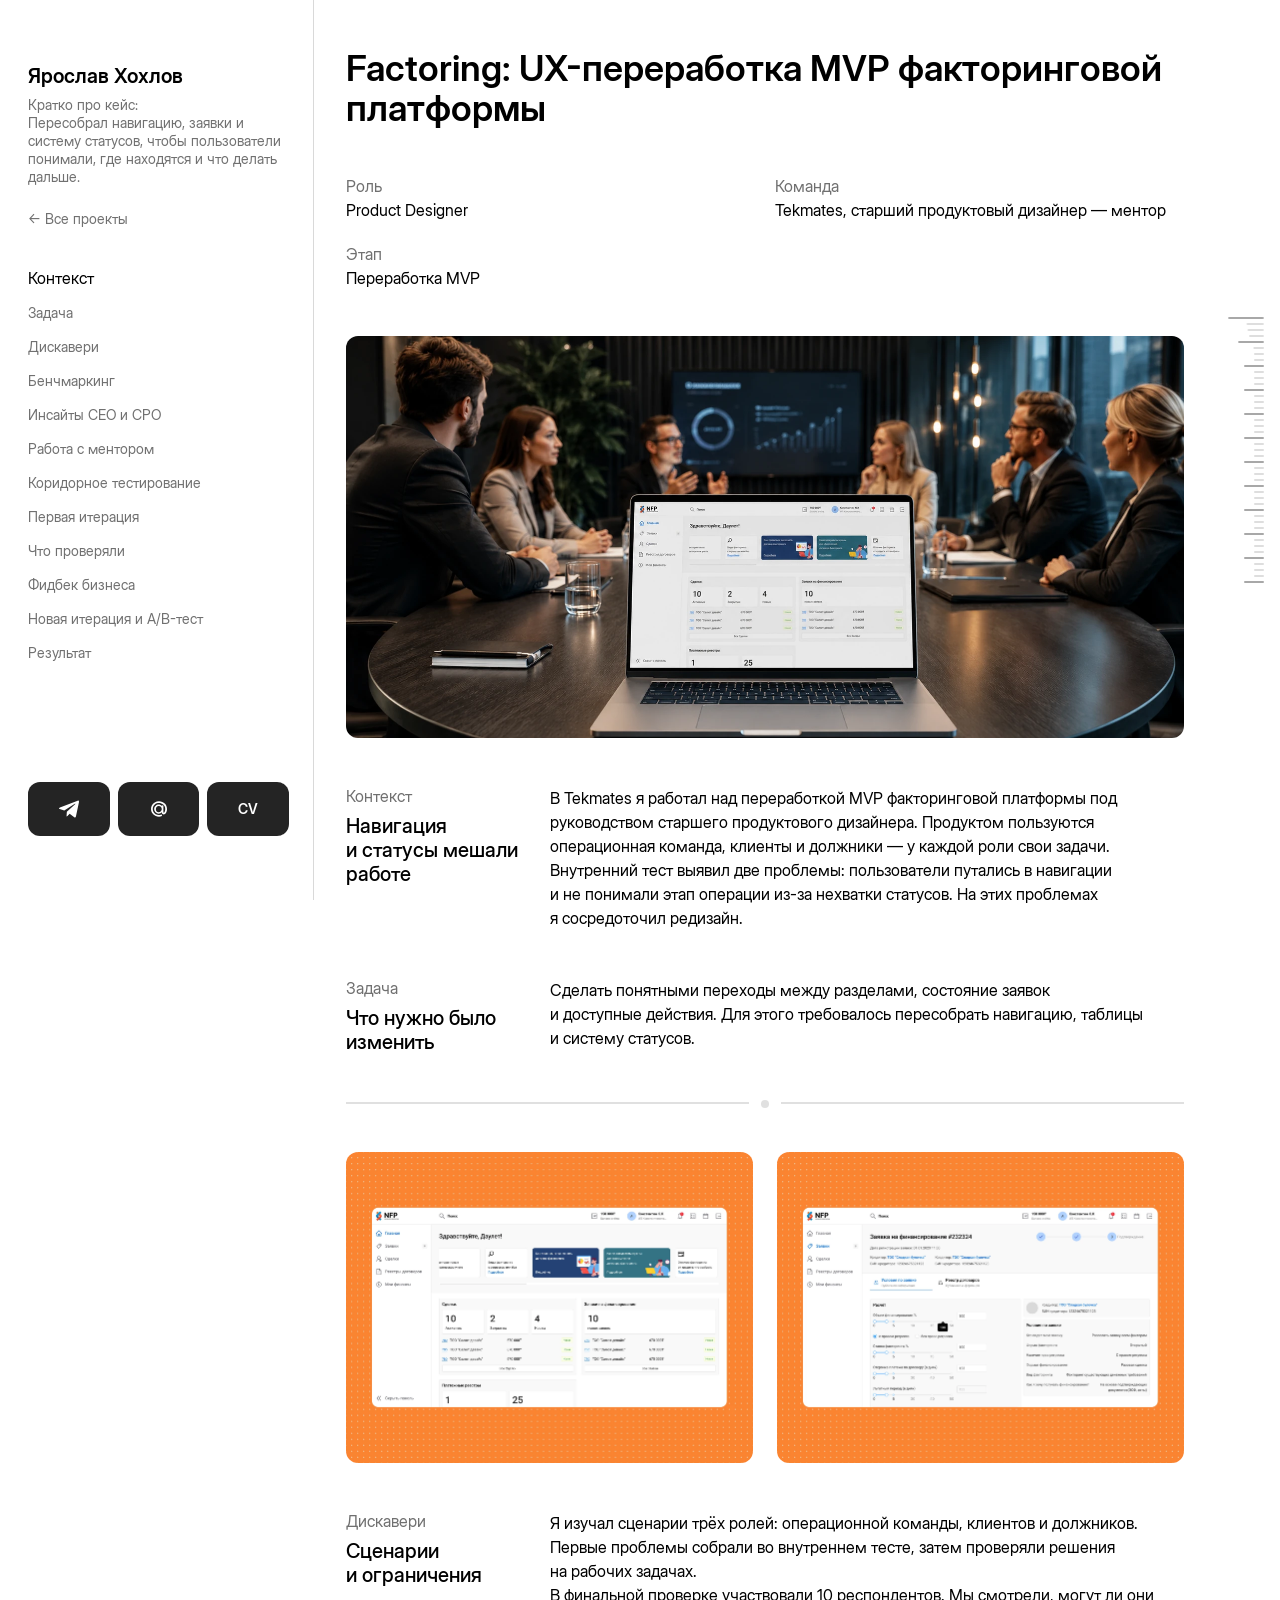
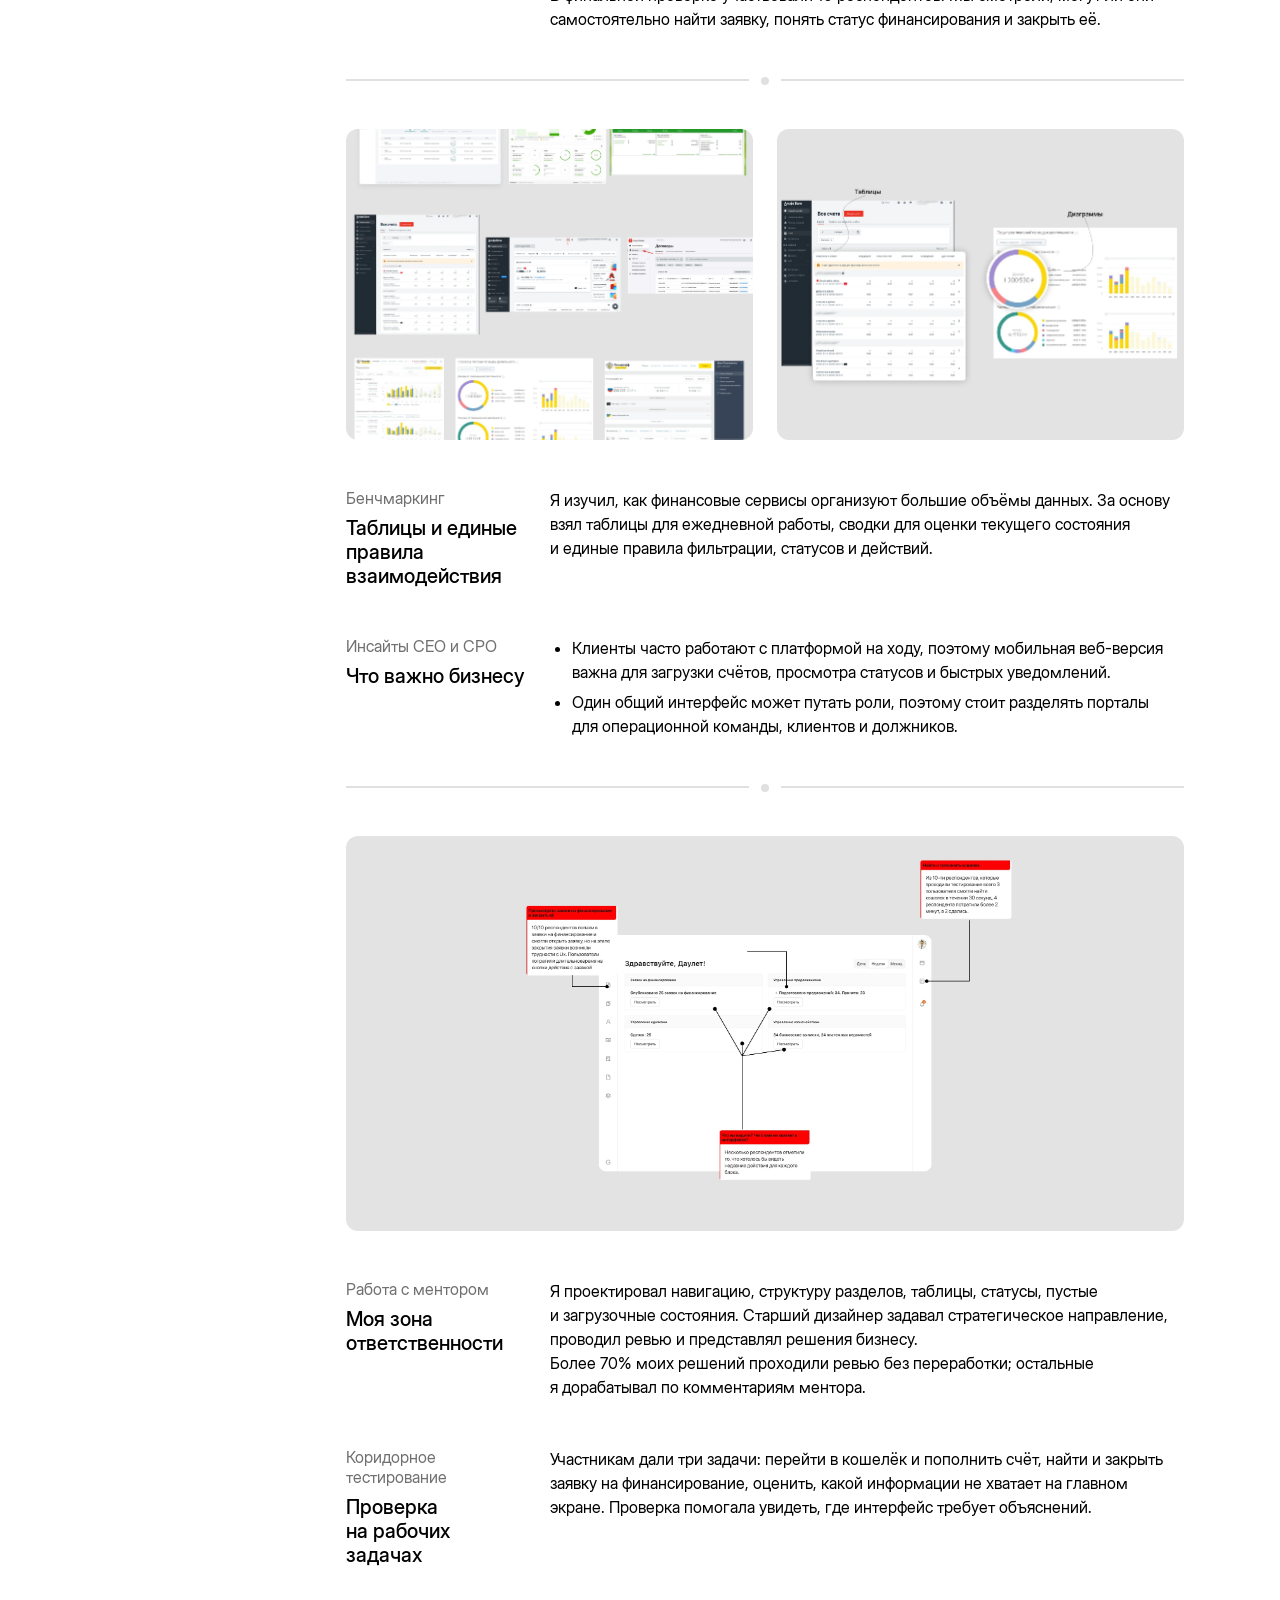
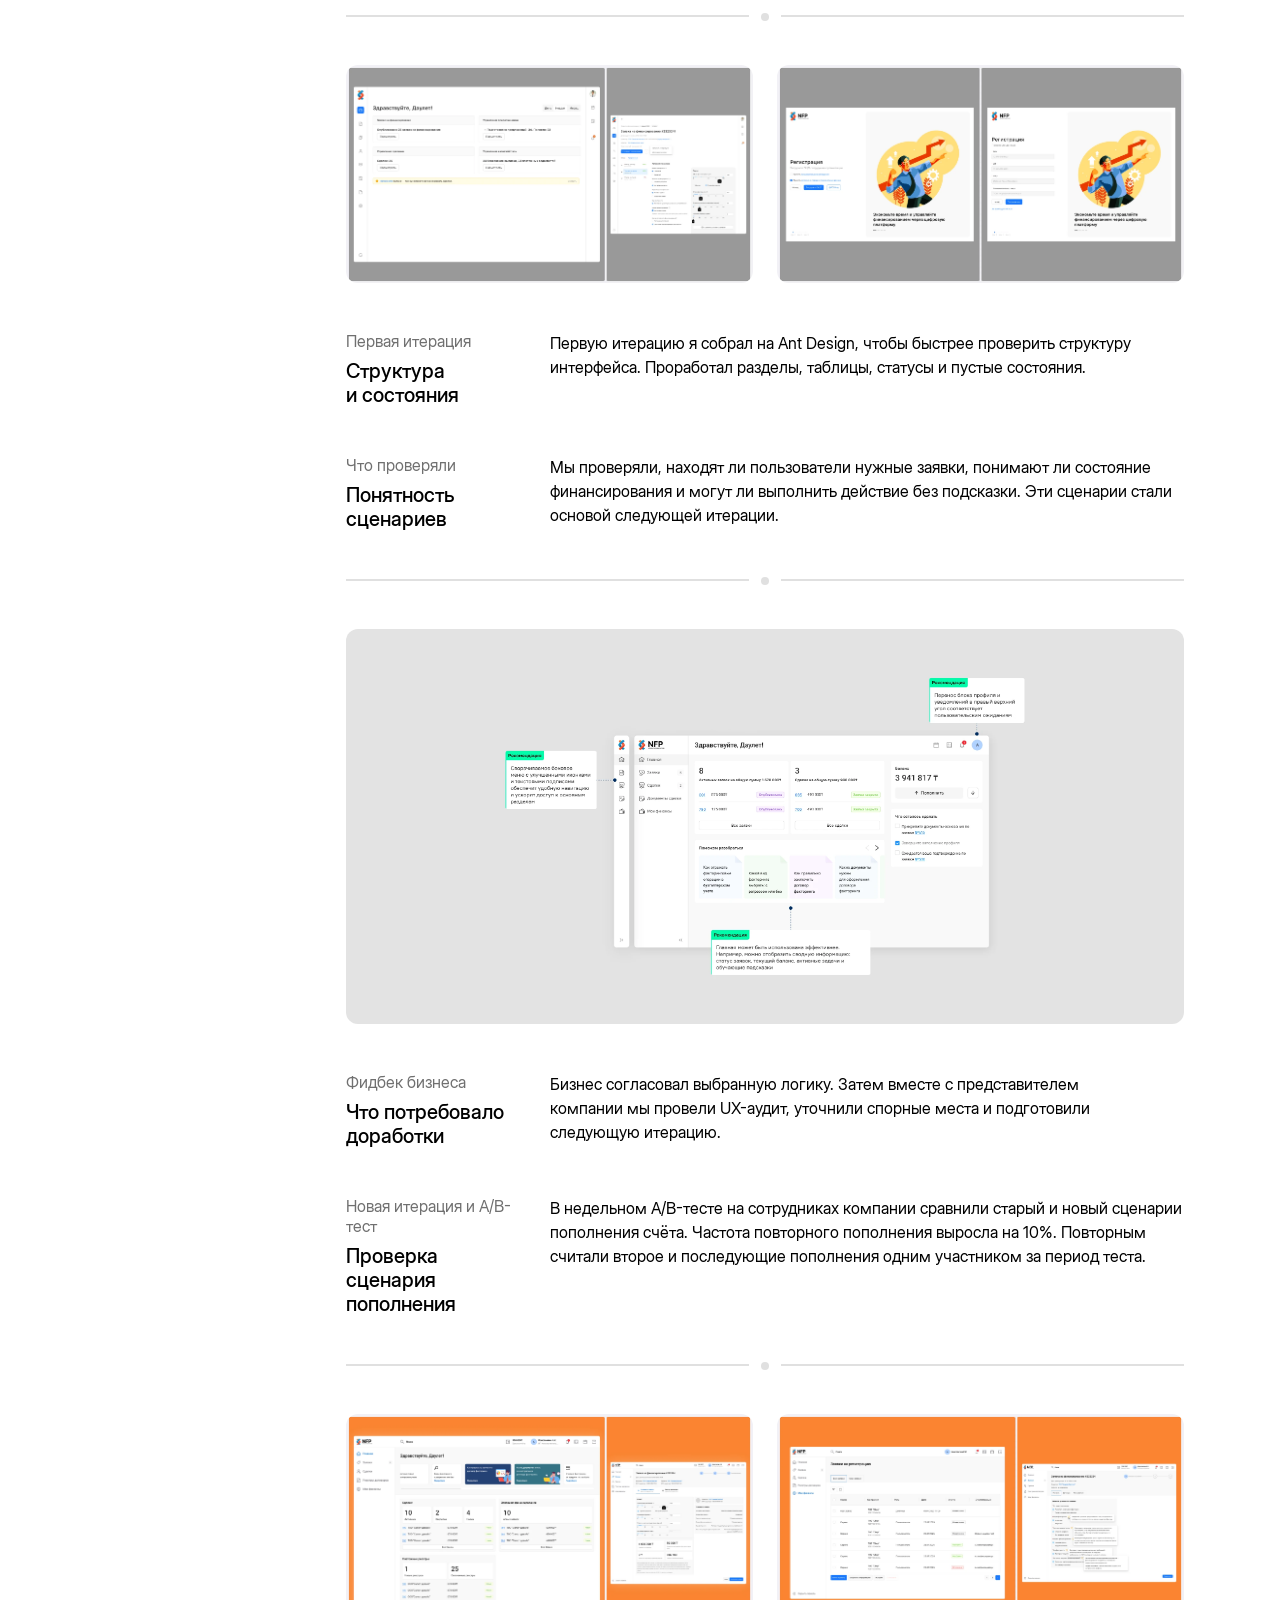
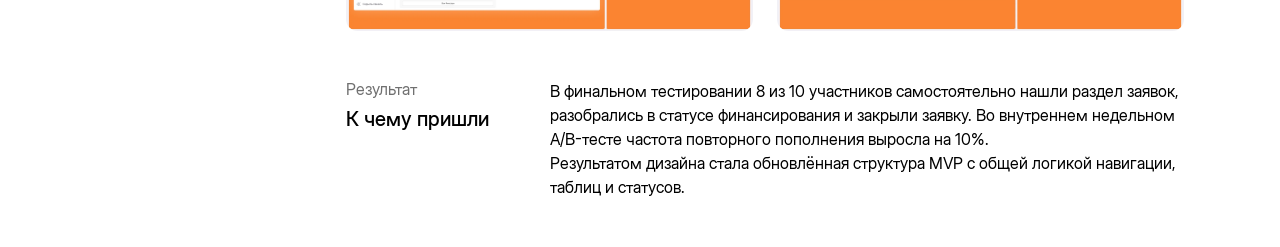
<file: nfp.html>
<!DOCTYPE html>
<html lang="ru">
<head>
  <meta charset="UTF-8" />
  <meta name="viewport" content="width=device-width, initial-scale=1.0" />
  <title>National Factoring Platform — кейс Ярослава</title>



  <link rel="icon" type="image/png" sizes="16x16" href="assets/favicon-16.png" />
  <link rel="icon" type="image/png" sizes="32x32" href="assets/favicon-32.png" />
  <link rel="icon" type="image/png" sizes="512x512" href="assets/favicon-512.png" />
  <link rel="apple-touch-icon" href="assets/apple-touch-icon.png" />
  <link rel="stylesheet" href="styles.css?v=nda-project-card" />
  <link rel="stylesheet" href="case-layout.css?v=typing-1" />
<link rel="stylesheet" href="fonts.css?v=woff2-1"><style>.page-loader{display:none}html.page-is-loading{overflow:hidden}.page-is-loading .page-loader{position:fixed;inset:0;z-index:10000;display:flex;flex-direction:column;align-items:center;justify-content:center;gap:20px;padding:24px;background:#fafafa;color:#242424;text-align:center;font:16px/1.5 Arial,sans-serif}.page-loader__spinner{width:40px;height:40px;border:3px solid #ddd;border-top-color:#242424;border-radius:50%;animation:page-spin .9s linear infinite}.page-loader__actions,.page-loader__slow{display:none}.page-loading-slow .page-loader__actions{display:flex;gap:12px;flex-wrap:wrap;justify-content:center}.page-loading-slow .page-loader__slow{display:block;max-width:340px}.page-loader button{border:1px solid #ccc;border-radius:12px;padding:12px 16px;background:white;color:#242424;cursor:pointer;font:inherit}.page-loader button:first-child{background:#242424;color:white}.page-loader p{margin:0}@keyframes page-spin{to{transform:rotate(360deg)}}@media(prefers-reduced-motion:reduce){.page-loader__spinner{animation:none}}</style><script>document.documentElement.classList.add('page-is-loading');window.pageLoadingDeadline=setTimeout(function(){document.documentElement.classList.add('page-loading-slow')},20000);</script></head>
<body class="case-format"><div class="page-loader" aria-label="Загрузка сайта"><span class="page-loader__spinner" aria-hidden="true"></span><p role="status" aria-live="polite">Загружаем портфолио…</p><p class="page-loader__slow">Загрузка затянулась. Можно повторить попытку или открыть загруженную часть сайта.</p><div class="page-loader__actions"><button type="button" onclick="location.reload()">Повторить</button><button type="button" onclick="clearTimeout(window.pageLoadingDeadline);document.documentElement.classList.remove('page-is-loading','page-loading-slow');this.closest('.page-loader').remove()">Открыть сайт</button></div></div>
<aside class="case-sidebar" aria-label="О кейсе и навигация">
<a class="case-home" href="index.html" aria-label="Все проекты"><span>Ярослав Хохлов</span></a>
<div class="case-summary-short"><p>Кратко про кейс:</p><p>Пересобрал навигацию, заявки и систему статусов, чтобы пользователи понимали, где находятся и что делать дальше.</p></div>
<a class="case-return" href="index.html">← Все проекты</a>
<details class="case-contents" open><summary>Содержание кейса</summary><nav aria-label="Разделы кейса"><a href="#section-1" data-section="section-1">Контекст</a><a href="#section-2" data-section="section-2">Задача</a><a href="#section-3" data-section="section-3">Дискавери</a><a href="#section-4" data-section="section-4">Бенчмаркинг</a><a href="#section-5" data-section="section-5">Инсайты CEO и CPO</a><a href="#section-6" data-section="section-6">Работа с ментором</a><a href="#section-7" data-section="section-7">Коридорное тестирование</a><a href="#section-8" data-section="section-8">Первая итерация</a><a href="#section-9" data-section="section-9">Что проверяли</a><a href="#section-10" data-section="section-10">Фидбек бизнеса</a><a href="#section-11" data-section="section-11">Новая итерация и A/B-тест</a><a href="#section-12" data-section="section-12">Результат</a></nav></details>
<nav class="case-contacts" aria-label="Контакты"><a class="case-contact-button" href="https://t.me/flayleone" target="_blank" rel="noopener noreferrer" aria-label="Написать в Telegram" title="Telegram"><img src="assets/figma/home/contact-6e4b4.svg" width="24" height="24" alt=""></a><a class="case-contact-button" href="mailto:design.flayle@mail.ru" aria-label="Написать на design.flayle@mail.ru" title="Почта"><img src="assets/figma/home/contact-2759f.svg" width="16" height="16" alt=""></a><a class="case-contact-button" href="https://disk.yandex.ru/i/p9AXZRnwgouGiw" target="_blank" rel="noopener noreferrer" aria-label="Открыть резюме" title="CV">CV</a></nav>
</aside>
  <main class="page case-page">


    <article class="case-detail" aria-labelledby="nfp-case-title">
<header class="case-heading"><h1 id="nfp-case-title">Factoring: UX-переработка MVP факторинговой платформы</h1><dl class="case-meta"><div><dt>Роль</dt><dd>Product Designer</dd><dt>Этап</dt><dd>Переработка MVP</dd></div><div><dt>Команда</dt><dd>Tekmates, старший продуктовый дизайнер — ментор</dd></div></dl></header>


      <div class="case-section case-section--intro">
        <section class="case-detail__hero">
          <video
            class="case-detail__video"
            src="assets/video/case-2-hover.mp4"
            poster="assets/figma/nfp-case/hero.webp"
            muted
            loop
            playsinline
            preload="metadata"
            aria-label="Анимация кейса National Factoring Platform"
          ></video>
        </section>

        <section class="case-text-stack" aria-label="Описание проекта National Factoring Platform">
          <div class="case-row" id="section-1" tabindex="-1">
<div class="case-section-heading"><p class="case-eyebrow">Контекст</p><h2>Навигация и статусы мешали работе</h2></div>
            <div class="case-row__content"><p>В Tekmates я работал над переработкой MVP факторинговой платформы под руководством старшего продуктового дизайнера. Продуктом пользуются операционная команда, клиенты и должники — у каждой роли свои задачи.</p><p>Внутренний тест выявил две проблемы: пользователи путались в навигации и не понимали этап операции из-за нехватки статусов. На этих проблемах я сосредоточил редизайн.</p></div>
          </div>

          <div class="case-row" id="section-2" tabindex="-1">
<div class="case-section-heading"><p class="case-eyebrow">Задача</p><h2>Что нужно было изменить</h2></div>
            <div class="case-row__content"><p>Сделать понятными переходы между разделами, состояние заявок и доступные действия. Для этого требовалось пересобрать навигацию, таблицы и систему статусов.</p></div>
          </div>
        </section>
      </div>

      <div class="case-section">
        <section class="case-image-grid" aria-label="MVP и первые ориентиры">
          <figure class="case-figure">
            <img src="assets/figma/nfp-case/mvp-screen.webp" alt="Экран MVP факторинговой платформы" loading="lazy" decoding="async" />
          </figure>
          <figure class="case-figure">
            <img src="assets/figma/nfp-case/reference-screen.webp" alt="Визуальный ориентир для интерфейса платформы" loading="lazy" decoding="async" />
          </figure>
        </section>

        <section class="case-row" id="section-3" tabindex="-1">
<div class="case-section-heading"><p class="case-eyebrow">Дискавери</p><h2>Сценарии и ограничения</h2></div>
          <div class="case-row__content"><p>Я изучал сценарии трёх ролей: операционной команды, клиентов и должников. Первые проблемы собрали во внутреннем тесте, затем проверяли решения на рабочих задачах.</p><p>В финальной проверке участвовали 10 респондентов. Мы смотрели, могут ли они самостоятельно найти заявку, понять статус финансирования и закрыть её.</p></div>
        </section>
      </div>

      <div class="case-section">
        <section class="case-image-grid" aria-label="Исследование и бенчмаркинг">
          <figure class="case-figure">
            <img src="assets/figma/nfp-case/discovery-flow.webp" alt="Разбор пользовательских сценариев факторинговой платформы" loading="lazy" decoding="async" />
          </figure>
          <figure class="case-figure">
            <img src="assets/figma/nfp-case/benchmark-board.webp" alt="Бенчмаркинг интерфейсов факторинга и финансовых платформ" loading="lazy" decoding="async" />
          </figure>
        </section>

        <section class="case-text-stack">
          <div class="case-row" id="section-4" tabindex="-1">
<div class="case-section-heading"><p class="case-eyebrow">Бенчмаркинг</p><h2>Таблицы и единые правила взаимодействия</h2></div>
            <div class="case-row__content"><p>Я изучил, как финансовые сервисы организуют большие объёмы данных. За основу взял таблицы для ежедневной работы, сводки для оценки текущего состояния и единые правила фильтрации, статусов и действий.</p></div>
          </div>

          <div class="case-row" id="section-5" tabindex="-1">
<div class="case-section-heading"><p class="case-eyebrow">Инсайты CEO и CPO</p><h2>Что важно бизнесу</h2></div>
            <ul class="case-row__content">
              <li>Клиенты часто работают с платформой на ходу, поэтому мобильная веб-версия важна для загрузки счётов, просмотра статусов и быстрых уведомлений.</li>
              <li>Один общий интерфейс может путать роли, поэтому стоит разделять порталы для операционной команды, клиентов и должников.</li>
            </ul>
          </div>
        </section>
      </div>

      <div class="case-section">
        <section class="case-media-wide">
          <img src="assets/figma/nfp-case/mentor-presentation.webp" alt="Презентация UX-решений ментору и бизнесу" loading="lazy" decoding="async" />
        </section>

        <section class="case-text-stack">
          <div class="case-row" id="section-6" tabindex="-1">
<div class="case-section-heading"><p class="case-eyebrow">Работа с ментором</p><h2>Моя зона ответственности</h2></div>
            <div class="case-row__content"><p>Я проектировал навигацию, структуру разделов, таблицы, статусы, пустые и загрузочные состояния. Старший дизайнер задавал стратегическое направление, проводил ревью и представлял решения бизнесу.</p><p>Более 70% моих решений проходили ревью без переработки; остальные я дорабатывал по комментариям ментора.</p></div>
          </div>

          <div class="case-row" id="section-7" tabindex="-1">
<div class="case-section-heading"><p class="case-eyebrow">Коридорное тестирование</p><h2>Проверка на рабочих задачах</h2></div>
            <div class="case-row__content"><p>Участникам дали три задачи: перейти в кошелёк и пополнить счёт, найти и закрыть заявку на финансирование, оценить, какой информации не хватает на главном экране. Проверка помогала увидеть, где интерфейс требует объяснений.</p></div>
          </div>
        </section>
      </div>

      <div class="case-section">
        <section class="case-image-strip" aria-label="Первая итерация интерфейса">
          <figure class="case-figure case-figure--strip">
            <img src="assets/figma/nfp-case/iteration-01.webp" alt="Первая итерация интерфейса факторинговой платформы" loading="lazy" decoding="async" />
          </figure>
          <figure class="case-figure case-figure--strip">
            <img src="assets/figma/nfp-case/iteration-02.webp" alt="Экран первой итерации с пустым состоянием" loading="lazy" decoding="async" />
          </figure>
          <figure class="case-figure case-figure--strip">
            <img src="assets/figma/nfp-case/iteration-03.png" alt="Экран первой итерации с состоянием загрузки" loading="lazy" decoding="async" />
          </figure>
        </section>

        <section class="case-text-stack">
          <div class="case-row" id="section-8" tabindex="-1">
<div class="case-section-heading"><p class="case-eyebrow">Первая итерация</p><h2>Структура и состояния</h2></div>
            <div class="case-row__content"><p>Первую итерацию я собрал на Ant Design, чтобы быстрее проверить структуру интерфейса. Проработал разделы, таблицы, статусы и пустые состояния.</p></div>
          </div>

          <div class="case-row" id="section-9" tabindex="-1">
<div class="case-section-heading"><p class="case-eyebrow">Что проверяли</p><h2>Понятность сценариев</h2></div>
            <div class="case-row__content"><p>Мы проверяли, находят ли пользователи нужные заявки, понимают ли состояние финансирования и могут ли выполнить действие без подсказки. Эти сценарии стали основой следующей итерации.</p></div>
          </div>
        </section>
      </div>

      <div class="case-section">
        <section class="case-media-wide">
          <img src="assets/figma/nfp-case/feedback-board.webp" alt="Фидбек бизнеса по новой итерации продукта" loading="lazy" decoding="async" />
        </section>

        <section class="case-text-stack">
          <div class="case-row" id="section-10" tabindex="-1">
<div class="case-section-heading"><p class="case-eyebrow">Фидбек бизнеса</p><h2>Что потребовало доработки</h2></div>
            <div class="case-row__content"><p>Бизнес согласовал выбранную логику. Затем вместе с представителем компании мы провели UX-аудит, уточнили спорные места и подготовили следующую итерацию.</p></div>
          </div>

          <div class="case-row" id="section-11" tabindex="-1">
<div class="case-section-heading"><p class="case-eyebrow">Новая итерация и A/B-тест</p><h2>Проверка сценария пополнения</h2></div>
            <div class="case-row__content"><p>В недельном A/B-тесте на сотрудниках компании сравнили старый и новый сценарии пополнения счёта. Частота повторного пополнения выросла на 10%. Повторным считали второе и последующие пополнения одним участником за период теста.</p></div>
          </div>
        </section>
      </div>

      <div class="case-section">
        <section class="case-image-strip case-image-strip--long" aria-label="Финальные экраны факторинговой платформы">
          <figure class="case-figure case-figure--strip">
            <img src="assets/figma/nfp-case/final-01.webp" alt="Финальный экран платформы с заявками" loading="lazy" decoding="async" />
          </figure>
          <figure class="case-figure case-figure--strip">
            <img src="assets/figma/nfp-case/final-02.webp" alt="Финальный экран с деталями финансирования" loading="lazy" decoding="async" />
          </figure>
          <figure class="case-figure case-figure--strip">
            <img src="assets/figma/nfp-case/final-03.webp" alt="Финальный экран создания заявки" loading="lazy" decoding="async" />
          </figure>
          <figure class="case-figure case-figure--strip">
            <img src="assets/figma/nfp-case/final-04.webp" alt="Финальный экран списка документов" loading="lazy" decoding="async" />
          </figure>
          <figure class="case-figure case-figure--strip">
            <img src="assets/figma/nfp-case/final-05.webp" alt="Финальный экран статусов" loading="lazy" decoding="async" />
          </figure>
          <figure class="case-figure case-figure--strip">
            <img src="assets/figma/nfp-case/final-06.webp" alt="Финальный экран таблицы операций" loading="lazy" decoding="async" />
          </figure>
          <figure class="case-figure case-figure--strip">
            <img src="assets/figma/nfp-case/final-07.webp" alt="Финальный экран параметров заявки" loading="lazy" decoding="async" />
          </figure>
        </section>

        <section class="case-row" id="section-12" tabindex="-1">
<div class="case-section-heading"><p class="case-eyebrow">Результат</p><h2>К чему пришли</h2></div>
          <div class="case-row__content"><p>В финальном тестировании 8 из 10 участников самостоятельно нашли раздел заявок, разобрались в статусе финансирования и закрыли заявку. Во внутреннем недельном A/B-тесте частота повторного пополнения выросла на 10%.</p><p>Результатом дизайна стала обновлённая структура MVP с общей логикой навигации, таблиц и статусов.</p></div>
        </section>
      </div>
    </article>
  </main>

  <script src="script.js?v=nda-project-card"></script>
<div class="case-minimap" aria-hidden="true"></div>
<script src="case-layout.js?v=2"></script>
<script src="page-loading.js?v=ready-2" defer></script></body>
</html>
</file>
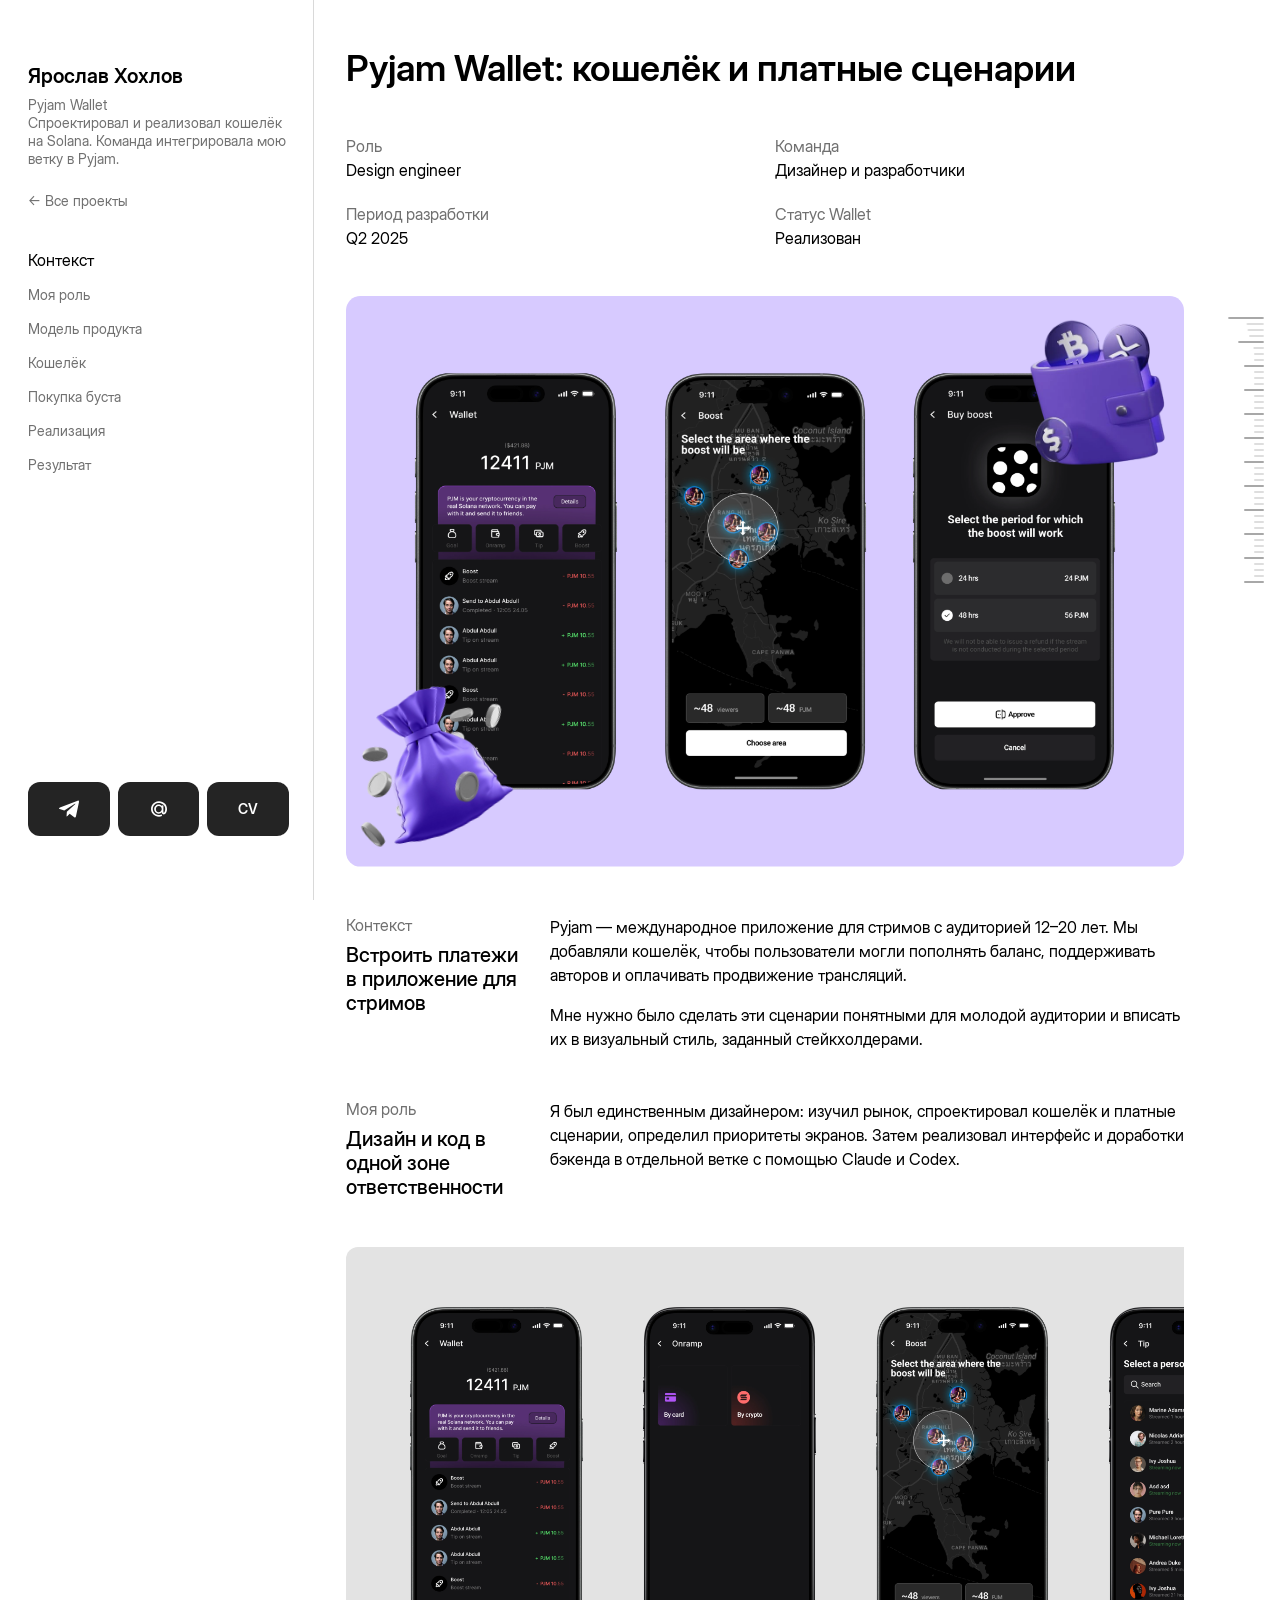
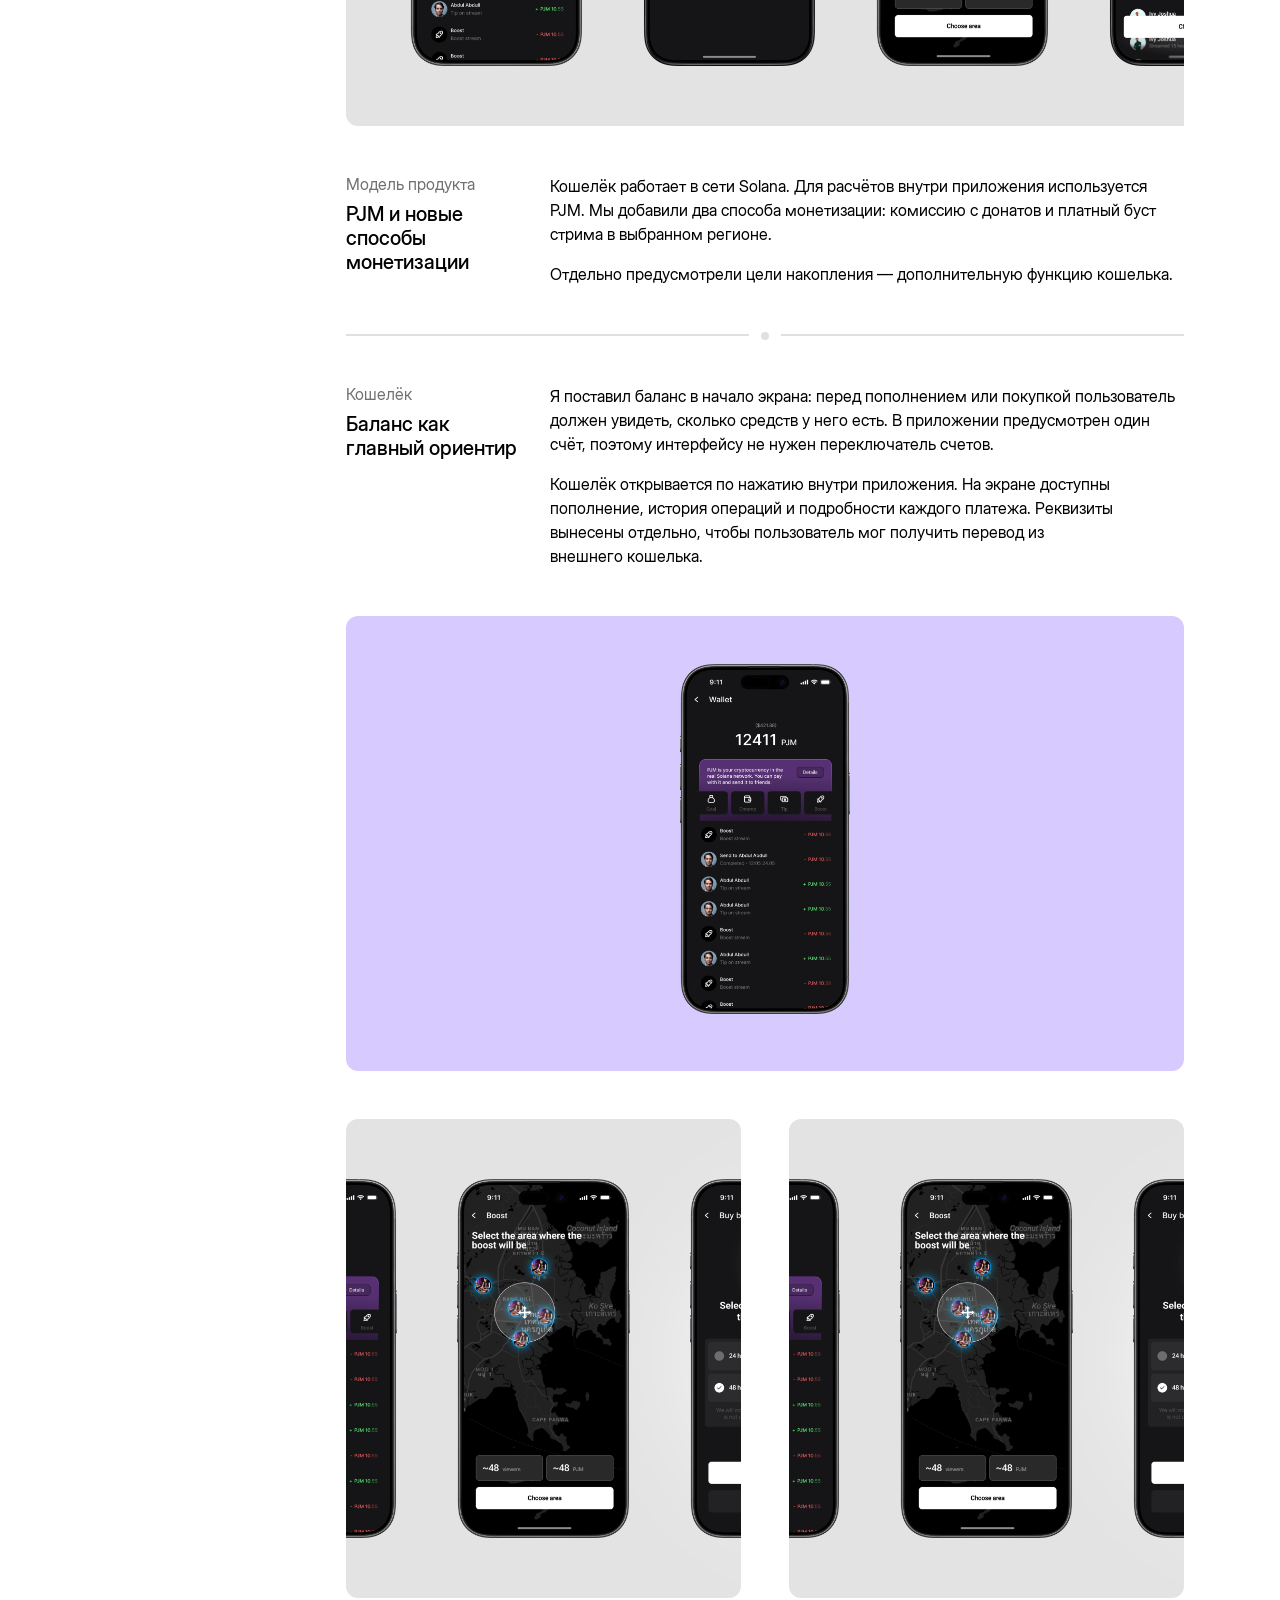
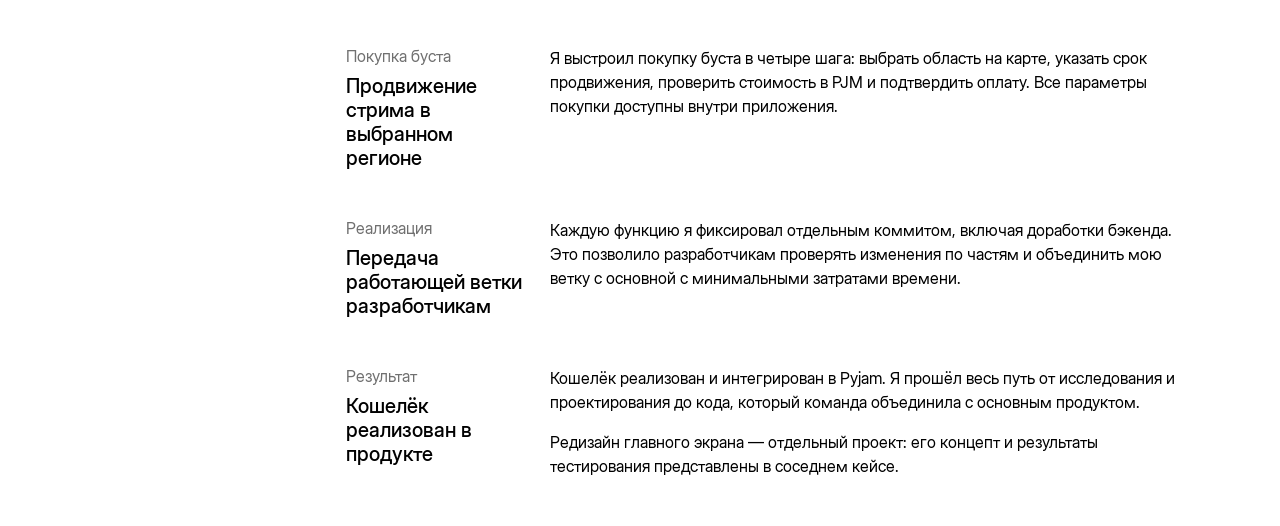
<file: pyjam.html>
<!DOCTYPE html>
<html lang="ru">
<head>
  <meta charset="UTF-8" />
  <meta name="viewport" content="width=device-width, initial-scale=1.0" />
  <title>Pyjam Wallet — дизайн и реализация</title>



  <link rel="icon" type="image/png" sizes="16x16" href="assets/favicon-16.png" />
  <link rel="icon" type="image/png" sizes="32x32" href="assets/favicon-32.png" />
  <link rel="icon" type="image/png" sizes="512x512" href="assets/favicon-512.png" />
  <link rel="apple-touch-icon" href="assets/apple-touch-icon.png" />
  <link rel="stylesheet" href="styles.css?v=project-order-appstore" />
  <link rel="stylesheet" href="case-layout.css?v=typing-1" />
<link rel="stylesheet" href="fonts.css?v=woff2-1"><link rel="stylesheet" href="pyjam.css?v=boost-4"><style>.page-loader{display:none}html.page-is-loading{overflow:hidden}.page-is-loading .page-loader{position:fixed;inset:0;z-index:10000;display:flex;flex-direction:column;align-items:center;justify-content:center;gap:20px;padding:24px;background:#fafafa;color:#242424;text-align:center;font:16px/1.5 Arial,sans-serif}.page-loader__spinner{width:40px;height:40px;border:3px solid #ddd;border-top-color:#242424;border-radius:50%;animation:page-spin .9s linear infinite}.page-loader__actions,.page-loader__slow{display:none}.page-loading-slow .page-loader__actions{display:flex;gap:12px;flex-wrap:wrap;justify-content:center}.page-loading-slow .page-loader__slow{display:block;max-width:340px}.page-loader button{border:1px solid #ccc;border-radius:12px;padding:12px 16px;background:white;color:#242424;cursor:pointer;font:inherit}.page-loader button:first-child{background:#242424;color:white}.page-loader p{margin:0}@keyframes page-spin{to{transform:rotate(360deg)}}@media(prefers-reduced-motion:reduce){.page-loader__spinner{animation:none}}</style><script>document.documentElement.classList.add('page-is-loading');window.pageLoadingDeadline=setTimeout(function(){document.documentElement.classList.add('page-loading-slow')},20000);</script></head>
<body class="case-format"><div class="page-loader" aria-label="Загрузка сайта"><span class="page-loader__spinner" aria-hidden="true"></span><p role="status" aria-live="polite">Загружаем портфолио…</p><p class="page-loader__slow">Загрузка затянулась. Можно повторить попытку или открыть загруженную часть сайта.</p><div class="page-loader__actions"><button type="button" onclick="location.reload()">Повторить</button><button type="button" onclick="clearTimeout(window.pageLoadingDeadline);document.documentElement.classList.remove('page-is-loading','page-loading-slow');this.closest('.page-loader').remove()">Открыть сайт</button></div></div><aside class="case-sidebar" aria-label="О кейсе и навигация"><a class="case-home" href="index.html">Ярослав Хохлов</a><div class="case-summary-short"><p>Pyjam Wallet</p><p>Спроектировал и реализовал кошелёк на Solana. Команда интегрировала мою ветку в Pyjam.</p></div><a class="case-return" href="index.html">← Все проекты</a><details class="case-contents" open><summary>Содержание кейса</summary><nav aria-label="Разделы кейса"><a href="#pyjam-1" data-section="pyjam-1">Контекст</a><a href="#pyjam-2" data-section="pyjam-2">Моя роль</a><a href="#pyjam-3" data-section="pyjam-3">Модель продукта</a><a href="#pyjam-4" data-section="pyjam-4">Кошелёк</a><a href="#pyjam-5" data-section="pyjam-5">Покупка буста</a><a href="#pyjam-7" data-section="pyjam-7">Реализация</a><a href="#pyjam-8" data-section="pyjam-8">Результат</a></nav></details><nav class="case-contacts" aria-label="Контакты"><a class="case-contact-button" href="https://t.me/flayleone" target="_blank" rel="noopener noreferrer" aria-label="Написать в Telegram" title="Telegram"><img src="assets/figma/home/contact-6e4b4.svg" width="24" height="24" alt=""></a><a class="case-contact-button" href="mailto:design.flayle@mail.ru" aria-label="Написать на design.flayle@mail.ru" title="Почта"><img src="assets/figma/home/contact-2759f.svg" width="16" height="16" alt=""></a><a class="case-contact-button" href="https://disk.yandex.ru/i/p9AXZRnwgouGiw" target="_blank" rel="noopener noreferrer" aria-label="Открыть резюме" title="CV">CV</a></nav></aside><main class="page case-page"><article class="case-detail"><header class="case-heading"><h1>Pyjam Wallet: кошелёк и платные сценарии</h1><dl class="case-meta"><div><dt>Роль</dt><dd>Design engineer</dd><dt>Период разработки</dt><dd>Q2 2025</dd></div><div><dt>Команда</dt><dd>Дизайнер и разработчики</dd><dt>Статус Wallet</dt><dd>Реализован</dd></div></dl></header><div class="pyjam-cover" aria-label="Pyjam.com" data-width="705" style="aspect-ratio:705/480"><div style="background-color:#d7caff;height:480px;overflow:clip;position:relative;border-radius:12px;flex-shrink:0;width:100%;width:705px;height:480px;flex:none" data-node-id="5057:31040" class="preview-scene"><div style="position:absolute;height:350px;left:58px;top:65px;width:170px" data-node-id="5057:31041" data-name="Free Transparent iPhone 17 Mockup (Mockuuups Studio)" class="scene-object"><img alt="" style="position:absolute;inset:0;max-width:none;object-fit:cover;pointer-events:none;width:100%;height:100%" src="assets/figma/home/996f8.webp" loading="eager" decoding="async"></div><div style="position:absolute;height:350px;left:50%;top:65px;width:169px;translate:-50% 0" data-node-id="5057:31042" data-name="Free Transparent iPhone 17 Mockup (Mockuuups Studio)" class="scene-object"><img alt="" style="position:absolute;inset:0;max-width:none;object-fit:cover;pointer-events:none;width:100%;height:100%" src="assets/figma/home/f1e4f.webp" loading="eager" decoding="async"></div><div style="position:absolute;height:350px;left:477px;top:65px;width:170px" data-node-id="5057:31043" data-name="Free Transparent iPhone 17 Mockup (Mockuuups Studio)" class="scene-object"><img alt="" style="position:absolute;inset:0;max-width:none;object-fit:cover;pointer-events:none;width:100%;height:100%" src="assets/figma/home/6db69.webp" loading="eager" decoding="async"></div><div style="position:absolute;display:flex;align-items:center;justify-content:center;left:-13px;width:175.847px;height:175.847px;top:304px" data-node-id="5057:31044" class="scene-object"><div style="flex:none;rotate:-11.81deg"><div style="position:relative;width:148.586px;height:148.586px" data-name="image 1013"><img alt="" style="position:absolute;inset:0;max-width:none;object-fit:cover;pointer-events:none;width:100%;height:100%" src="assets/figma/home/fe957.webp" loading="eager" decoding="async"></div></div></div><div style="position:absolute;height:208px;left:498px;top:-22px;width:277px" data-node-id="5057:31045" data-name="image 1012" class="scene-object"><img alt="" style="position:absolute;inset:0;max-width:none;object-fit:cover;pointer-events:none;width:100%;height:100%" src="assets/figma/home/76c88.webp" loading="eager" decoding="async"></div></div></div><div class="case-text-stack"><section class="case-row" id="pyjam-1" tabindex="-1"><div class="case-section-heading"><p class="case-eyebrow">Контекст</p><h2>Встроить платежи в приложение для стримов</h2></div><div class="case-row__content"><p>Pyjam — международное приложение для стримов с аудиторией 12–20 лет. Мы добавляли кошелёк, чтобы пользователи могли пополнять баланс, поддерживать авторов и оплачивать продвижение трансляций.</p><p>Мне нужно было сделать эти сценарии понятными для молодой аудитории и вписать их в визуальный стиль, заданный стейкхолдерами.</p></div></section><section class="case-row" id="pyjam-2" tabindex="-1"><div class="case-section-heading"><p class="case-eyebrow">Моя роль</p><h2>Дизайн и код в одной зоне ответственности</h2></div><div class="case-row__content"><p>Я был единственным дизайнером: изучил рынок, спроектировал кошелёк и платные сценарии, определил приоритеты экранов. Затем реализовал интерфейс и доработки бэкенда в отдельной ветке с помощью Claude и Codex.</p></div></section><div class="case-image-strip juno-interactions-strip pyjam-monetization-media" role="region" tabindex="0" aria-label="Способы монетизации Pyjam"><figure class="juno-interactions-group"><a class="juno-interaction-link" href="assets/figma/home/996f8.webp"><img src="assets/figma/home/996f8.webp" width="173" height="359" alt="Баланс кошелька" loading="lazy"></a><a class="juno-interaction-link" href="assets/figma/pyjam-case/cd633.webp"><img src="assets/figma/pyjam-case/cd633.webp" width="173" height="359" alt="Пополнение кошелька" loading="lazy"></a><a class="juno-interaction-link" href="assets/figma/home/f1e4f.webp"><img src="assets/figma/home/f1e4f.webp" width="173" height="359" alt="Буст стрима" loading="lazy"></a><a class="juno-interaction-link" href="assets/figma/pyjam-case/f0adc.webp"><img src="assets/figma/pyjam-case/f0adc.webp" width="173" height="359" alt="Выбор получателя доната" loading="lazy"></a></figure></div><section class="case-row" id="pyjam-3" tabindex="-1"><div class="case-section-heading"><p class="case-eyebrow">Модель продукта</p><h2>PJM и новые способы монетизации</h2></div><div class="case-row__content"><p>Кошелёк работает в сети Solana. Для расчётов внутри приложения используется PJM. Мы добавили два способа монетизации: комиссию с донатов и платный буст стрима в выбранном регионе.</p><p>Отдельно предусмотрели цели накопления — дополнительную функцию кошелька.</p></div></section><div class="case-section pyjam-after-monetization"><section class="case-row" id="pyjam-4" tabindex="-1"><div class="case-section-heading"><p class="case-eyebrow">Кошелёк</p><h2>Баланс как главный ориентир</h2></div><div class="case-row__content"><p>Я поставил баланс в начало экрана: перед пополнением или покупкой пользователь должен увидеть, сколько средств у него есть. В приложении предусмотрен один счёт, поэтому интерфейсу не нужен переключатель счетов.</p><p>Кошелёк открывается по нажатию внутри приложения. На экране доступны пополнение, история операций и подробности каждого платежа. Реквизиты вынесены отдельно, чтобы пользователь мог получить перевод из внешнего кошелька.</p></div></section></div><div class="pyjam-screen-strip" aria-label="Имеющиеся экраны"><a class="juno-interaction-link" href="assets/figma/home/996f8.webp"><img src="assets/figma/home/996f8.webp" alt="Wallet: баланс и история операций" width="170" height="350" loading="lazy"></a></div><div class="pyjam-boost-strip" tabindex="0" role="region" aria-label="Кошелёк и покупка буста"><figure class="pyjam-boost-card"><span class="pyjam-boost-glow" aria-hidden="true"></span><a class="juno-interaction-link" href="assets/figma/home/996f8.webp"><img src="assets/figma/home/996f8.webp" width="173" height="359" alt="Баланс кошелька" loading="lazy"></a><a class="juno-interaction-link" href="assets/figma/home/f1e4f.webp"><img src="assets/figma/home/f1e4f.webp" width="173" height="359" alt="Выбор региона буста" loading="lazy"></a><a class="juno-interaction-link" href="assets/figma/home/6db69.webp"><img src="assets/figma/home/6db69.webp" width="173" height="359" alt="Покупка буста" loading="lazy"></a></figure><figure class="pyjam-boost-card"><span class="pyjam-boost-glow" aria-hidden="true"></span><a class="juno-interaction-link" href="assets/figma/home/996f8.webp"><img src="assets/figma/home/996f8.webp" width="173" height="359" alt="Баланс кошелька" loading="lazy"></a><a class="juno-interaction-link" href="assets/figma/home/f1e4f.webp"><img src="assets/figma/home/f1e4f.webp" width="173" height="359" alt="Выбор региона буста" loading="lazy"></a><a class="juno-interaction-link" href="assets/figma/home/6db69.webp"><img src="assets/figma/home/6db69.webp" width="173" height="359" alt="Покупка буста" loading="lazy"></a></figure></div><section class="case-row" id="pyjam-5" tabindex="-1"><div class="case-section-heading"><p class="case-eyebrow">Покупка буста</p><h2>Продвижение стрима в выбранном регионе</h2></div><div class="case-row__content"><p>Я выстроил покупку буста в четыре шага: выбрать область на карте, указать срок продвижения, проверить стоимость в PJM и подтвердить оплату. Все параметры покупки доступны внутри приложения.</p></div></section><section class="case-row" id="pyjam-7" tabindex="-1"><div class="case-section-heading"><p class="case-eyebrow">Реализация</p><h2>Передача работающей ветки разработчикам</h2></div><div class="case-row__content"><p>Каждую функцию я фиксировал отдельным коммитом, включая доработки бэкенда. Это позволило разработчикам проверять изменения по частям и объединить мою ветку с основной с минимальными затратами времени.</p></div></section><section class="case-row" id="pyjam-8" tabindex="-1"><div class="case-section-heading"><p class="case-eyebrow">Результат</p><h2>Кошелёк реализован в продукте</h2></div><div class="case-row__content"><p>Кошелёк реализован и интегрирован в Pyjam. Я прошёл весь путь от исследования и проектирования до кода, который команда объединила с основным продуктом.</p><p>Редизайн главного экрана — отдельный проект: его концепт и результаты тестирования представлены в соседнем кейсе.</p></div></section></div></article></main><div class="case-minimap" aria-hidden="true"></div><script src="case-layout.js?v=typing-1"></script><script src="juno.js?v=lightbox-1"></script><script src="pyjam.js"></script><script src="page-loading.js?v=ready-2" defer></script></body></html>
</file>
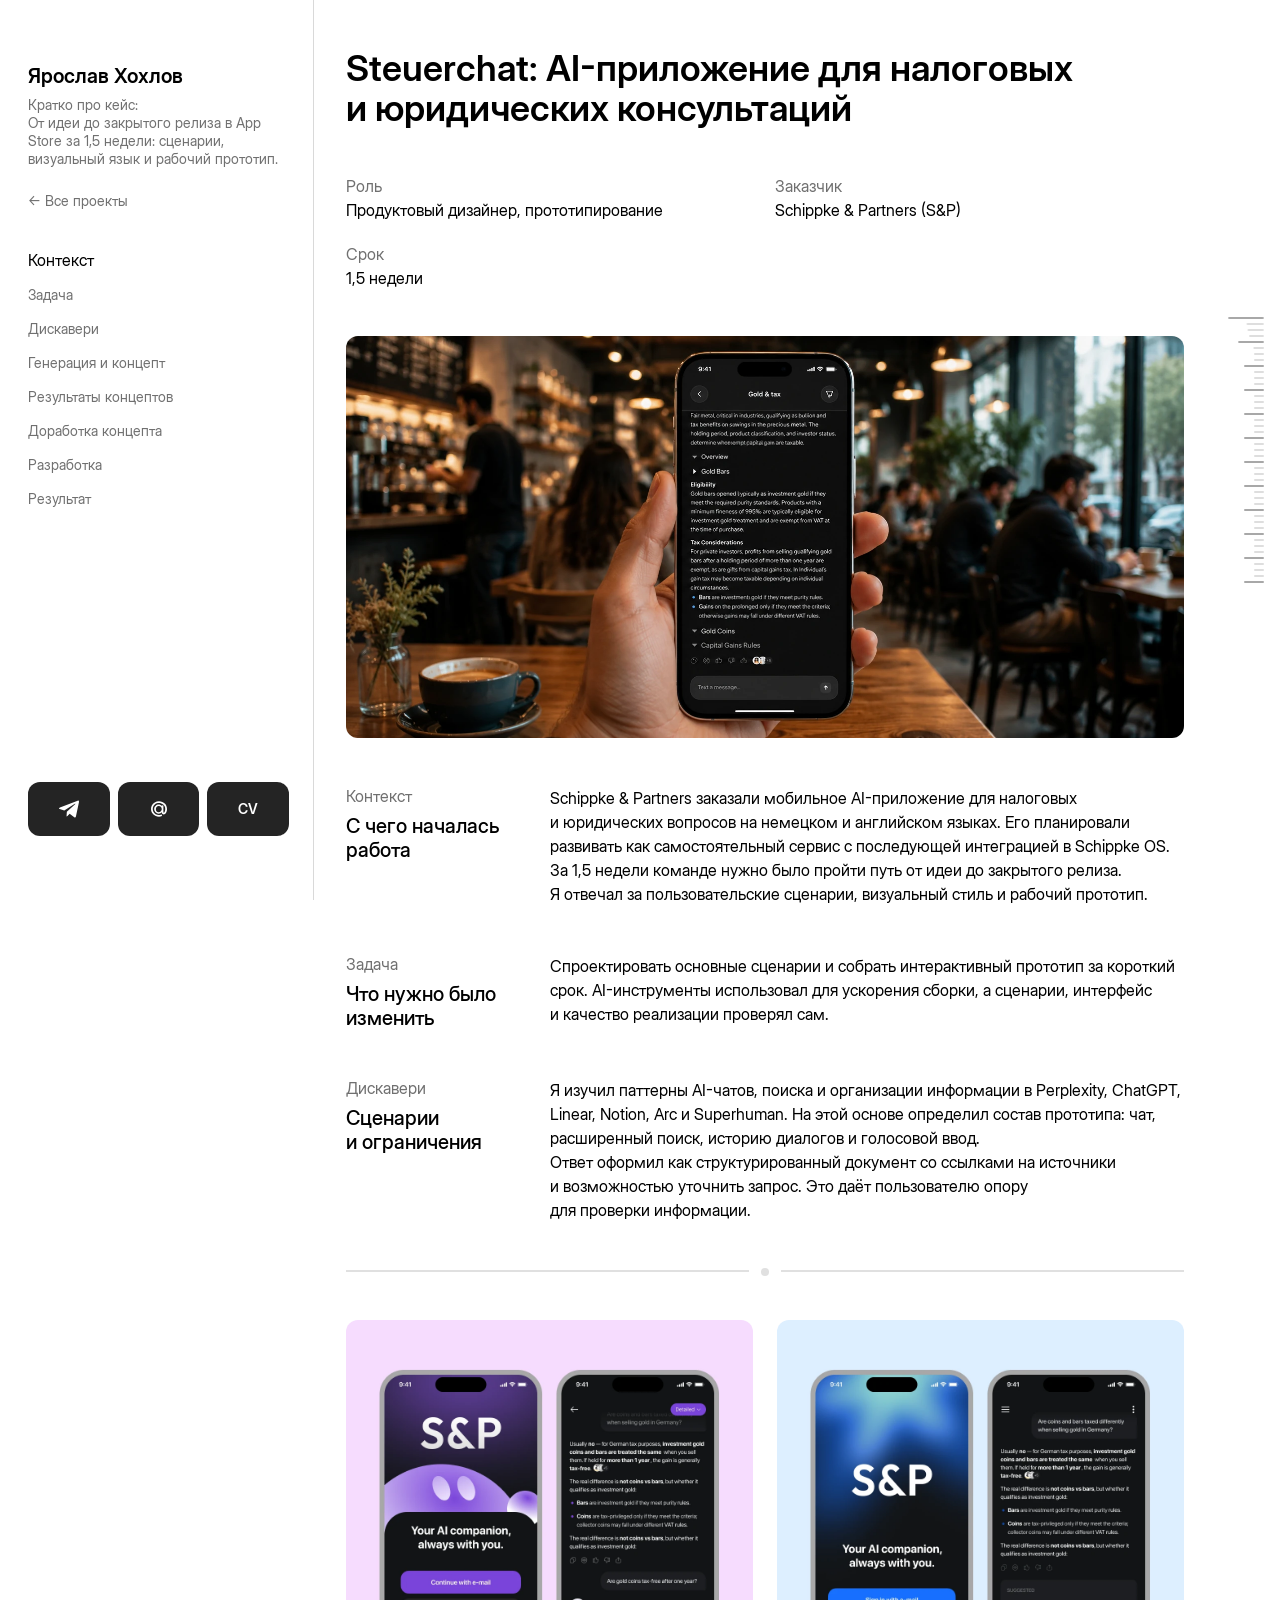
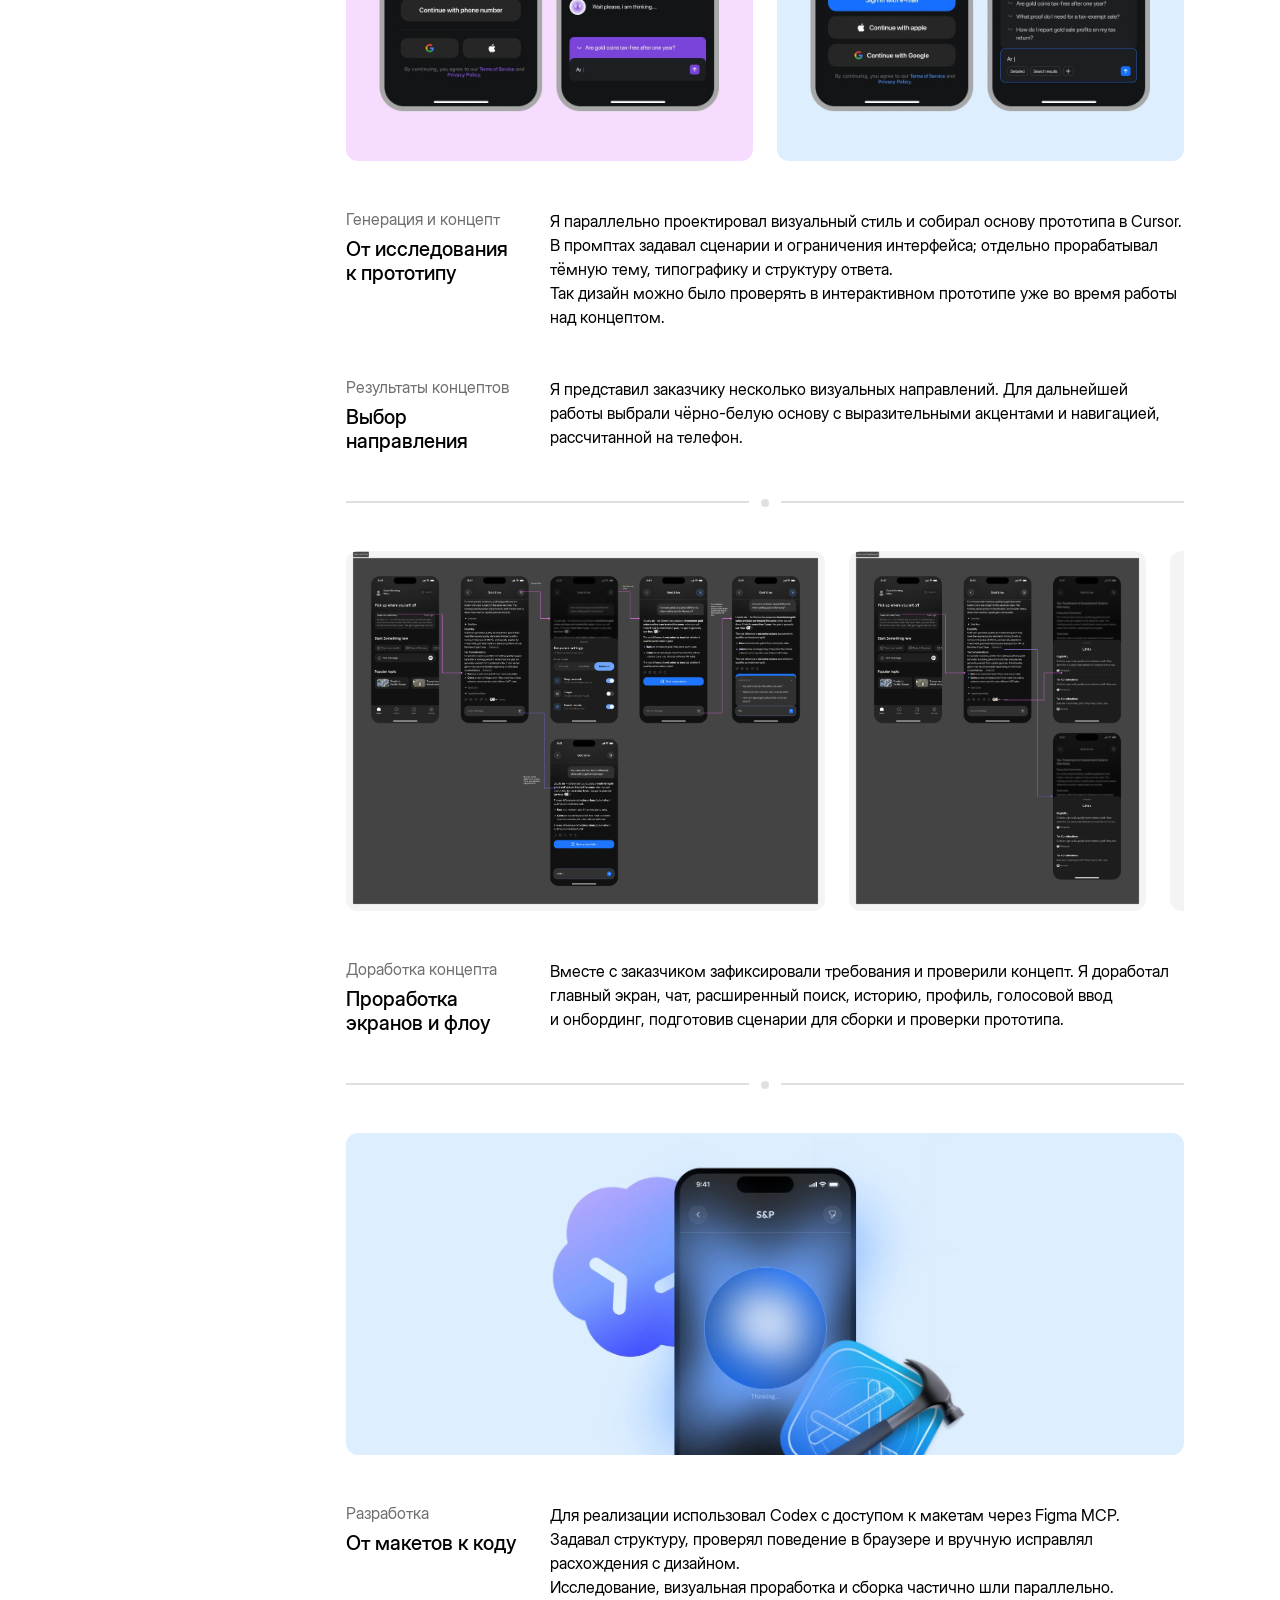
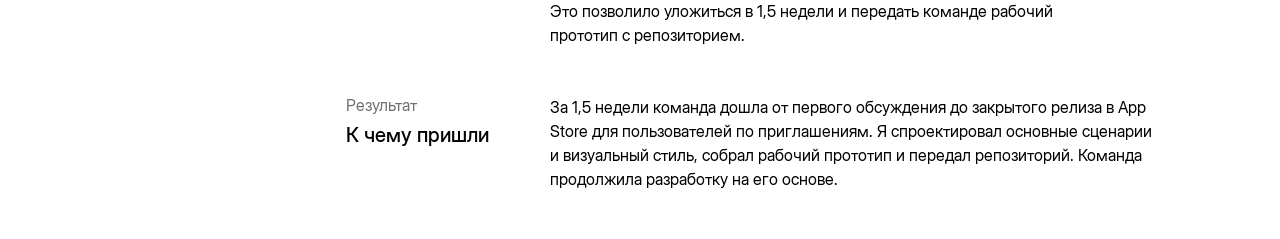
<file: sp.html>
<!DOCTYPE html>
<html lang="ru">
<head>
  <meta charset="UTF-8" />
  <meta name="viewport" content="width=device-width, initial-scale=1.0" />
  <title>S&amp;P Chat — кейс Ярослава</title>



  <link rel="icon" type="image/png" sizes="16x16" href="assets/favicon-16.png" />
  <link rel="icon" type="image/png" sizes="32x32" href="assets/favicon-32.png" />
  <link rel="icon" type="image/png" sizes="512x512" href="assets/favicon-512.png" />
  <link rel="apple-touch-icon" href="assets/apple-touch-icon.png" />
  <link rel="stylesheet" href="styles.css?v=project-order-appstore" />
  <link rel="stylesheet" href="case-layout.css?v=typing-1" />
<link rel="stylesheet" href="fonts.css?v=woff2-1"><style>.page-loader{display:none}html.page-is-loading{overflow:hidden}.page-is-loading .page-loader{position:fixed;inset:0;z-index:10000;display:flex;flex-direction:column;align-items:center;justify-content:center;gap:20px;padding:24px;background:#fafafa;color:#242424;text-align:center;font:16px/1.5 Arial,sans-serif}.page-loader__spinner{width:40px;height:40px;border:3px solid #ddd;border-top-color:#242424;border-radius:50%;animation:page-spin .9s linear infinite}.page-loader__actions,.page-loader__slow{display:none}.page-loading-slow .page-loader__actions{display:flex;gap:12px;flex-wrap:wrap;justify-content:center}.page-loading-slow .page-loader__slow{display:block;max-width:340px}.page-loader button{border:1px solid #ccc;border-radius:12px;padding:12px 16px;background:white;color:#242424;cursor:pointer;font:inherit}.page-loader button:first-child{background:#242424;color:white}.page-loader p{margin:0}@keyframes page-spin{to{transform:rotate(360deg)}}@media(prefers-reduced-motion:reduce){.page-loader__spinner{animation:none}}</style><script>document.documentElement.classList.add('page-is-loading');window.pageLoadingDeadline=setTimeout(function(){document.documentElement.classList.add('page-loading-slow')},20000);</script></head>
<body class="case-format"><div class="page-loader" aria-label="Загрузка сайта"><span class="page-loader__spinner" aria-hidden="true"></span><p role="status" aria-live="polite">Загружаем портфолио…</p><p class="page-loader__slow">Загрузка затянулась. Можно повторить попытку или открыть загруженную часть сайта.</p><div class="page-loader__actions"><button type="button" onclick="location.reload()">Повторить</button><button type="button" onclick="clearTimeout(window.pageLoadingDeadline);document.documentElement.classList.remove('page-is-loading','page-loading-slow');this.closest('.page-loader').remove()">Открыть сайт</button></div></div>
<aside class="case-sidebar" aria-label="О кейсе и навигация">
<a class="case-home" href="index.html" aria-label="Все проекты"><span>Ярослав Хохлов</span></a>
<div class="case-summary-short"><p>Кратко про кейс:</p><p>От идеи до закрытого релиза в App Store за 1,5 недели: сценарии, визуальный язык и рабочий прототип.</p></div>
<a class="case-return" href="index.html">← Все проекты</a>
<details class="case-contents" open><summary>Содержание кейса</summary><nav aria-label="Разделы кейса"><a href="#section-1" data-section="section-1">Контекст</a><a href="#section-2" data-section="section-2">Задача</a><a href="#section-3" data-section="section-3">Дискавери</a><a href="#section-4" data-section="section-4">Генерация и концепт</a><a href="#section-5" data-section="section-5">Результаты концептов</a><a href="#section-6" data-section="section-6">Доработка концепта</a><a href="#section-7" data-section="section-7">Разработка</a><a href="#section-8" data-section="section-8">Результат</a></nav></details>
<nav class="case-contacts" aria-label="Контакты"><a class="case-contact-button" href="https://t.me/flayleone" target="_blank" rel="noopener noreferrer" aria-label="Написать в Telegram" title="Telegram"><img src="assets/figma/home/contact-6e4b4.svg" width="24" height="24" alt=""></a><a class="case-contact-button" href="mailto:design.flayle@mail.ru" aria-label="Написать на design.flayle@mail.ru" title="Почта"><img src="assets/figma/home/contact-2759f.svg" width="16" height="16" alt=""></a><a class="case-contact-button" href="https://disk.yandex.ru/i/p9AXZRnwgouGiw" target="_blank" rel="noopener noreferrer" aria-label="Открыть резюме" title="CV">CV</a></nav>
</aside>
  <main class="page case-page">


    <article class="case-detail" aria-labelledby="sp-case-title">
<header class="case-heading"><h1 id="sp-case-title">Steuerchat: AI-приложение для налоговых и юридических консультаций</h1><dl class="case-meta"><div><dt>Роль</dt><dd>Продуктовый дизайнер, прототипирование</dd><dt>Срок</dt><dd>1,5 недели</dd></div><div><dt>Заказчик</dt><dd>Schippke &amp; Partners (S&amp;P)</dd></div></dl></header>
      <div class="case-section case-section--intro">
        <section class="case-detail__hero">
          <video
            class="case-detail__video"
            src="assets/video/case-3-hover.mp4"
            poster="assets/figma/sp-case/hero.webp"
            muted
            loop
            playsinline
            preload="metadata"
            aria-label="Анимация мобильного AI-приложения S&P Chat"
          ></video>
        </section>

        <section class="case-text-stack" aria-label="Описание проекта S&P Chat">
          <div class="case-row" id="section-1" tabindex="-1">
<div class="case-section-heading"><p class="case-eyebrow">Контекст</p><h2>С чего началась работа</h2></div>
            <div class="case-row__content"><p>Schippke &amp; Partners заказали мобильное AI-приложение для налоговых и юридических вопросов на немецком и английском языках. Его планировали развивать как самостоятельный сервис с последующей интеграцией в Schippke OS.</p><p>За 1,5 недели команде нужно было пройти путь от идеи до закрытого релиза. Я отвечал за пользовательские сценарии, визуальный стиль и рабочий прототип.</p></div>
          </div>

          <div class="case-row" id="section-2" tabindex="-1">
<div class="case-section-heading"><p class="case-eyebrow">Задача</p><h2>Что нужно было изменить</h2></div>
            <div class="case-row__content"><p>Спроектировать основные сценарии и собрать интерактивный прототип за короткий срок. AI-инструменты использовал для ускорения сборки, а сценарии, интерфейс и качество реализации проверял сам.</p></div>
          </div>
        </section>

        <section class="case-row" id="section-3" tabindex="-1">
<div class="case-section-heading"><p class="case-eyebrow">Дискавери</p><h2>Сценарии и ограничения</h2></div>
          <div class="case-row__content"><p>Я изучил паттерны AI-чатов, поиска и организации информации в Perplexity, ChatGPT, Linear, Notion, Arc и Superhuman. На этой основе определил состав прототипа: чат, расширенный поиск, историю диалогов и голосовой ввод.</p><p>Ответ оформил как структурированный документ со ссылками на источники и возможностью уточнить запрос. Это даёт пользователю опору для проверки информации.</p></div>
        </section>
      </div>

      <div class="case-section">
        <section class="case-image-strip case-image-strip--sp-concept" aria-label="Генерация и первые концепты S&P Chat">
          <figure class="case-figure case-figure--sp-concept">
            <img src="assets/figma/sp-case/concept-01.webp" alt="Первый визуальный концепт S&P Chat" loading="lazy" decoding="async" />
          </figure>
          <figure class="case-figure case-figure--sp-concept">
            <img src="assets/figma/sp-case/concept-02.webp" alt="Альтернативный визуальный концепт S&P Chat" loading="lazy" decoding="async" />
          </figure>
          <figure class="case-figure case-figure--sp-concept-wide">
            <img src="assets/figma/sp-case/concept-03.webp" alt="Широкая доска с вариантами концепта S&P Chat" loading="lazy" decoding="async" />
          </figure>
        </section>

        <section class="case-row" id="section-4" tabindex="-1">
<div class="case-section-heading"><p class="case-eyebrow">Генерация и концепт</p><h2>От исследования к прототипу</h2></div>
          <div class="case-row__content"><p>Я параллельно проектировал визуальный стиль и собирал основу прототипа в Cursor. В промптах задавал сценарии и ограничения интерфейса; отдельно прорабатывал тёмную тему, типографику и структуру ответа.</p><p>Так дизайн можно было проверять в интерактивном прототипе уже во время работы над концептом.</p></div>
        </section>

        <section class="case-row" id="section-5" tabindex="-1">
<div class="case-section-heading"><p class="case-eyebrow">Результаты концептов</p><h2>Выбор направления</h2></div>
          <div class="case-row__content"><p>Я представил заказчику несколько визуальных направлений. Для дальнейшей работы выбрали чёрно-белую основу с выразительными акцентами и навигацией, рассчитанной на телефон.</p></div>
        </section>
      </div>

      <div class="case-section">
        <section class="case-image-strip case-image-strip--sp-flow" aria-label="Флоу и доработка экранов S&P Chat">
          <figure class="case-figure case-figure--sp-flow" style="--flow-ratio: 2651 / 1993;">
            <img src="assets/figma/sp-case/flow-main-chat.webp" alt="Основной экран и чат S&P Chat" loading="lazy" decoding="async" />
          </figure>
          <figure class="case-figure case-figure--sp-flow" style="--flow-ratio: 1645 / 1993;">
            <img src="assets/figma/sp-case/flow-deep-search.webp" alt="Экран чата и deep search" loading="lazy" decoding="async" />
          </figure>
          <figure class="case-figure case-figure--sp-flow" style="--flow-ratio: 1150 / 1993;">
            <img src="assets/figma/sp-case/flow-deep-search-alt.webp" alt="Альтернативный экран deep search" loading="lazy" decoding="async" />
          </figure>
          <figure class="case-figure case-figure--sp-flow" style="--flow-ratio: 3216 / 1993;">
            <img src="assets/figma/sp-case/flow-history-profile.webp" alt="Переходы к истории и профилю" loading="lazy" decoding="async" />
          </figure>
          <figure class="case-figure case-figure--sp-flow" style="--flow-ratio: 3851 / 1993;">
            <img src="assets/figma/sp-case/flow-voice.webp" alt="Голосовой сценарий в S&P Chat" loading="lazy" decoding="async" />
          </figure>
          <figure class="case-figure case-figure--sp-flow" style="--flow-ratio: 4096 / 1805;">
            <img src="assets/figma/sp-case/flow-onboarding.webp" alt="Онбординг S&P Chat" loading="lazy" decoding="async" />
          </figure>
          <figure class="case-figure case-figure--sp-flow" style="--flow-ratio: 2651 / 1993;">
            <img src="assets/figma/sp-case/flow-discover.webp" alt="Переход с главного экрана к discovery-сценарию" loading="lazy" decoding="async" />
          </figure>
        </section>

        <section class="case-row" id="section-6" tabindex="-1">
<div class="case-section-heading"><p class="case-eyebrow">Доработка концепта</p><h2>Проработка экранов и флоу</h2></div>
          <div class="case-row__content"><p>Вместе с заказчиком зафиксировали требования и проверили концепт. Я доработал главный экран, чат, расширенный поиск, историю, профиль, голосовой ввод и онбординг, подготовив сценарии для сборки и проверки прототипа.</p></div>
        </section>
      </div>

      <div class="case-section">
        <section class="case-media-wide case-media-wide--sp-development" aria-label="Разработка прототипа S&P Chat">
          <img src="assets/figma/sp-case/development.webp" alt="Визуальный блок разработки прототипа S&P Chat" loading="lazy" decoding="async" />
        </section>

        <section class="case-row" id="section-7" tabindex="-1">
<div class="case-section-heading"><p class="case-eyebrow">Разработка</p><h2>От макетов к коду</h2></div>
          <div class="case-row__content"><p>Для реализации использовал Codex с доступом к макетам через Figma MCP. Задавал структуру, проверял поведение в браузере и вручную исправлял расхождения с дизайном.</p><p>Исследование, визуальная проработка и сборка частично шли параллельно. Это позволило уложиться в 1,5 недели и передать команде рабочий прототип с репозиторием.</p></div>
        </section>

        <section class="case-row" id="section-8" tabindex="-1">
<div class="case-section-heading"><p class="case-eyebrow">Результат</p><h2>К чему пришли</h2></div>
          <div class="case-row__content"><p>За 1,5 недели команда дошла от первого обсуждения до закрытого релиза в App Store для пользователей по приглашениям. Я спроектировал основные сценарии и визуальный стиль, собрал рабочий прототип и передал репозиторий. Команда продолжила разработку на его основе.</p></div>
        </section>
      </div>
    </article>
  </main>

  <script src="script.js?v=project-order-appstore"></script>
<div class="case-minimap" aria-hidden="true"></div>
<script src="case-layout.js?v=2"></script>
<script src="page-loading.js?v=ready-2" defer></script></body>
</html>
</file>
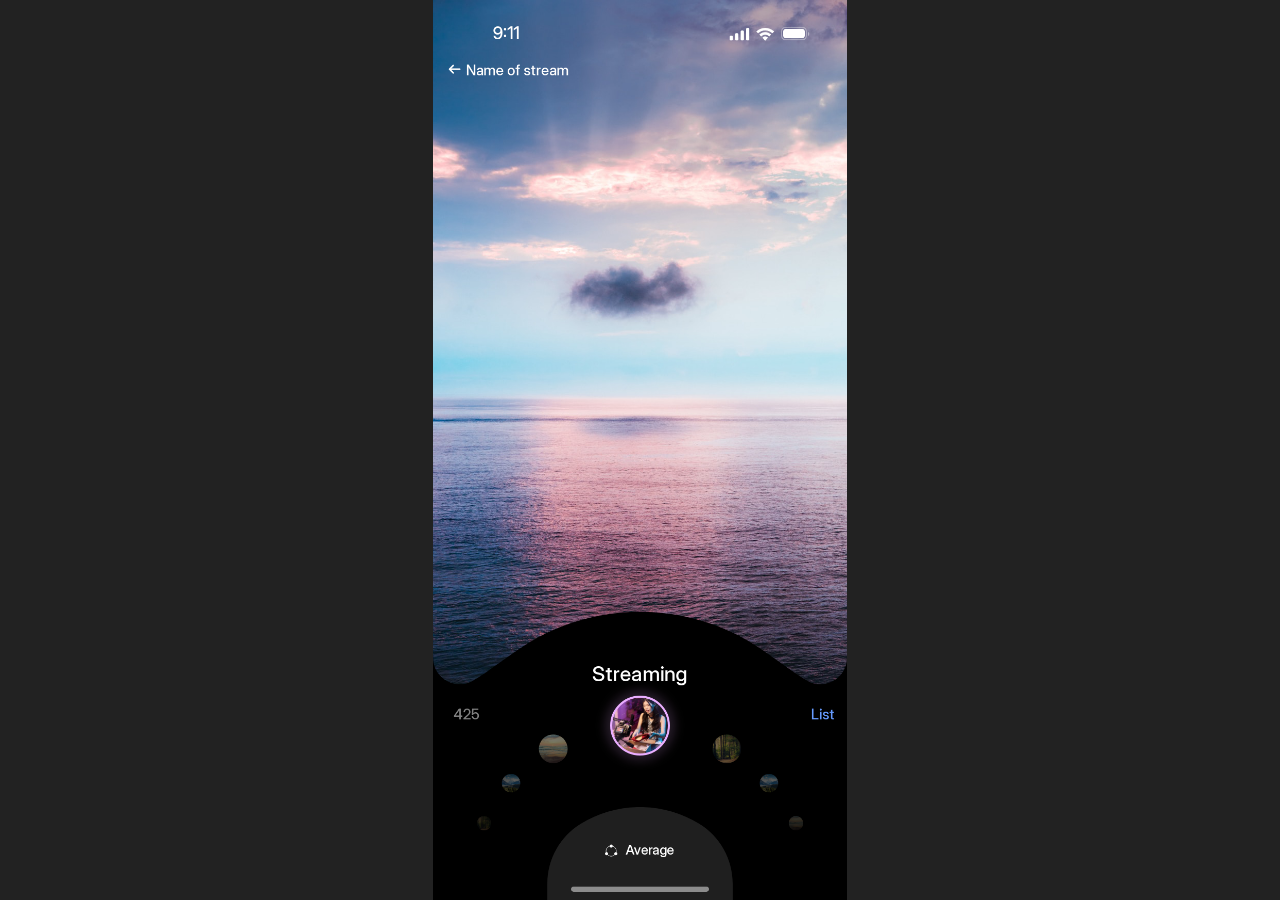
<file: assets/video/circular-scroll-source.html>
<!doctype html><meta charset="utf-8"><title>Circular stream demo renderer</title>
<style>body{margin:0;background:#222;display:grid;place-items:center}canvas{height:100vh;width:auto}</style>
<canvas width="804" height="1744"></canvas>
<script>
const canvas=document.querySelector('canvas'),ctx=canvas.getContext('2d');
const base='../figma/circular-scroll/';
const files=['9bc9b.png','48d51.png','forest.jpg','mountain.jpg','coast.jpg','abaf2.svg','3ef4d.svg','ae4b2.svg','9cfcc.svg','fd152.svg','6c7b9.svg','51e19.svg'];
const assets={};
function cover(c,img,x,y,w,h){const scale=Math.max(w/img.width,h/img.height);c.drawImage(img,x+(w-img.width*scale)/2,y+(h-img.height*scale)/2,img.width*scale,img.height*scale)}
function label(text,x,y,size=14,color='#fff',align='left'){ctx.font=`500 ${size}px Inter`;ctx.fillStyle=color;ctx.textAlign=align;ctx.fillText(text,x,y)}
function rounded(x,y,w,h,r){ctx.beginPath();ctx.roundRect(x,y,w,h,r)}
const backgrounds=[];
const mod=(x,n)=>(x%n+n)%n;
const ease=x=>x*x*(3-2*x);
function render(seconds){
 const segment=seconds/3,index=Math.floor(segment),phase=segment-index;
 const progress=phase<.55?0:ease(Math.min(1,(phase-.55)/.35));
 const position=index+progress;
 ctx.setTransform(2,0,0,2,0,0);ctx.globalAlpha=1;ctx.fillStyle='#000';ctx.fillRect(0,0,402,872);
 ctx.drawImage(backgrounds[mod(index,4)],0,0,402,663);
 ctx.globalAlpha=progress;ctx.drawImage(backgrounds[mod(index+1,4)],0,0,402,663);ctx.globalAlpha=1;
 ctx.drawImage(assets['abaf2.svg'],0,725,402,147.25);
 label('9:11',58,38,17);ctx.drawImage(assets['3ef4d.svg'],288,27,19.2,12.226);ctx.drawImage(assets['ae4b2.svg'],314,27,17.142,12.328);ctx.drawImage(assets['9cfcc.svg'],338,26,27.328,13);
 ctx.drawImage(assets['51e19.svg'],14,60,14,14);label('Name of stream',32,73);
 label('Streaming',201,660,20,'#fff','center');label('425',20,697,14,'#ffffff80');label('List',390,697,14,'#669bff','right');
 const thumbs=[assets['48d51.png'],assets['forest.jpg'],assets['mountain.jpg'],assets['coast.jpg']];
 const nodes=[];
 for(let i=Math.floor(position)-4;i<=Math.ceil(position)+4;i++){
  const d=i-position,a=Math.abs(d);if(a>4)continue;
  const angles=[0,30,48,64,80];const j=Math.min(3,Math.floor(a)),t=a-j;
  const angle=(angles[j]+(angles[j+1]-angles[j])*t)*Math.sign(d)*Math.PI/180;
  const sizes=[56,28,18,14,10],alphas=[1,.5,.4,.2,0];
  nodes.push({i,a,x:201+168.5*Math.sin(angle),y:871.5-168.5*Math.cos(angle),size:sizes[j]+(sizes[j+1]-sizes[j])*t,alpha:alphas[j]+(alphas[j+1]-alphas[j])*t});
 }
 nodes.sort((a,b)=>b.a-a.a).forEach(n=>{ctx.save();ctx.globalAlpha=n.alpha;rounded(n.x-n.size/2,n.y-n.size/2,n.size,n.size,n.size/2);ctx.clip();cover(ctx,thumbs[mod(n.i,4)],n.x-n.size/2,n.y-n.size/2,n.size,n.size);ctx.restore();if(n.a<1){ctx.save();ctx.globalAlpha=1-n.a;ctx.strokeStyle='#eaaeff';ctx.lineWidth=2;ctx.shadowBlur=25;ctx.shadowColor='#eaaeff';rounded(n.x-n.size/2,n.y-n.size/2,n.size,n.size,n.size/2);ctx.stroke();ctx.restore()}});
 ctx.drawImage(assets['fd152.svg'],111,781.96,180,154.04);ctx.drawImage(assets['6c7b9.svg'],164,814,18,18);label('Average',187,828,13);
 ctx.fillStyle='#8c8c8c';rounded(134,859,134,5,3);ctx.fill();
}
window.ready=(async()=>{
 const font=new FontFace('Inter','url(../fonts/InterDisplay-Medium.ttf)');await font.load();document.fonts.add(font);
 await Promise.all(files.map(name=>new Promise((resolve,reject)=>{const im=new Image();im.onload=()=>{assets[name]=im;resolve()};im.onerror=reject;im.src=base+name})));
 for(const file of ['9bc9b.png','forest.jpg','mountain.jpg','coast.jpg']){
  const c=document.createElement('canvas');c.width=804;c.height=1326;const g=c.getContext('2d');
  if(file==='9bc9b.png')g.drawImage(assets[file],0,0,804,1326);
  else{cover(g,assets[file],0,0,804,1326);g.globalCompositeOperation='destination-in';g.drawImage(assets['9bc9b.png'],0,0,804,1326)}backgrounds.push(c);
 }
 render(0);return true;
})();
window.record=async()=>{
 await ready;
 const types=['video/webm;codecs=vp9','video/webm'];const type=types.find(t=>MediaRecorder.isTypeSupported(t));
 const stream=canvas.captureStream(30),recorder=new MediaRecorder(stream,{mimeType:type,videoBitsPerSecond:5000000}),chunks=[];
 recorder.ondataavailable=e=>{if(e.data.size)chunks.push(e.data)};
 const done=new Promise(resolve=>recorder.onstop=resolve);recorder.start();const start=performance.now();
 await new Promise(resolve=>{function tick(now){const t=(now-start)/1000;render(Math.min(t,12));if(t<12)requestAnimationFrame(tick);else resolve()}requestAnimationFrame(tick)});
 recorder.stop();await done;stream.getTracks().forEach(t=>t.stop());
 const blob=new Blob(chunks,{type});const data=await new Promise(resolve=>{const r=new FileReader();r.onload=()=>resolve(r.result);r.readAsDataURL(blob)});
 return {type,data};
};
</script>
</file>
<file: home.css>
:root { color-scheme:light; --muted:#707070; --gap:24px; }
* {box-sizing:border-box;border-width:0;border-style:solid;}
body {margin:0;background:white;color:black;font-family:"Inter Display",Arial,sans-serif;font-size:14px;font-weight:400;}
p,h1,h2 {margin:0;font:inherit;}
a {color:inherit;text-decoration:none;}
img {display:block;max-width:100%;}
button {font:inherit;}
.contact-link {color:#fff;font-size:16px;font-weight:500;line-height:22px;text-decoration:none;transition:background .2s,transform .2s;}
.contact-link:hover {background:#0077d0!important;transform:translateY(-2px);}
a:focus-visible,[tabindex]:focus-visible {outline:2px solid #0088ea;outline-offset:5px;}
.work-gallery {margin-left:446px;margin-right:40px;padding:64px 0;display:flex;flex-direction:column;gap:48px;}
.work-row {display:grid;grid-template-columns:minmax(0,705fr) minmax(0,341fr) minmax(0,341fr);gap:24px;align-items:start;}
.work-row--pair {grid-template-columns:repeat(2,minmax(0,1fr));}
.work-stack {display:grid;gap:24px;min-width:0;}
.work-card {min-width:0;}
.work-preview {display:block;position:relative;overflow:hidden;border-radius:12px;background:#e6e6e6;isolation:isolate;}

.preview-scene {position:absolute!important;top:0;left:0;transform:scale(var(--scene-scale,1));transform-origin:top left;pointer-events:none;}
.preview-scene img[src$=".svg"] {max-width:none;}
.scene-object {transition:transform .65s cubic-bezier(.2,.8,.2,1);transform-origin:center;}
@media (hover:hover) and (pointer:fine) {
 .work-preview:hover .scene-object {transform:perspective(1000px) translateY(-5px) rotateX(var(--tilt-y,0deg)) rotateY(var(--tilt-x,0deg));}
 #work-31039 .work-preview:hover .scene-object:nth-child(4) {transform:translate(8px,-12px) rotate(-8deg);}
 #work-31039 .work-preview:hover .scene-object:nth-child(5) {transform:translate(-8px,10px) rotate(8deg);}
}
.work-caption {display:flex;align-items:baseline;justify-content:space-between;gap:12px;margin-top:16px;font-size:14px;line-height:18px;color:var(--muted);}
.work-caption > div {display:flex!important;gap:16px!important;align-items:baseline!important;width:auto!important;min-width:0;flex-shrink:1!important;flex-wrap:wrap;}
.work-caption p {white-space:normal!important;flex-shrink:1!important;}
.work-caption > p:last-child {text-align:right;}
.work-caption--small {justify-content:flex-start;}
.work-caption--small > p:last-child {text-align:left;}
.case-video {position:absolute;inset:0;width:100%;height:100%;object-fit:cover;opacity:0;transition:opacity .25s;}
.is-playing .case-video {opacity:1;}
.cursor-label {position:fixed;z-index:1000;left:0;top:0;padding:7px 12px;background:#fff;color:#000;border-radius:99px;font:500 13px/18px "Inter Display",Arial,sans-serif;pointer-events:none;white-space:nowrap;opacity:0;visibility:hidden;transform:translate3d(var(--cursor-x,-200px),var(--cursor-y,-200px),0);scale:.92;translate:0 5px;transform-origin:top left;transition:opacity .28s ease,scale .38s cubic-bezier(.16,1,.3,1),translate .38s cubic-bezier(.16,1,.3,1),visibility .28s;box-shadow:0 2px 12px #0000000a;}
.cursor-label.is-visible {opacity:1;visibility:visible;scale:1;translate:0 0;}
@media (max-width:1600px) {
 .work-gallery {margin-left:350px;margin-right:28px;}
 .work-caption {flex-wrap:wrap;gap:5px;}
 .work-caption > p:last-child {text-align:left;}
}
@media (max-width:1200px) {
 .work-gallery {margin-left:306px;margin-right:24px;padding-top:40px;gap:32px;}
 .work-row {grid-template-columns:repeat(2,minmax(0,1fr));}
 .work-row > .work-card:first-child:not(:last-child) {grid-column:1/-1;}
 .work-row--pair > .work-card:first-child:not(:last-child) {grid-column:auto;}
 .work-stack {gap:24px;}
}
@media (max-width:900px) {
 .work-gallery {margin:0;padding:28px 20px 40px;gap:32px;}
 .work-row {gap:20px;}
 .work-stack {gap:20px;}
 .work-row--pair {grid-template-columns:1fr;gap:32px;}
 .work-caption {font-size:12px;line-height:16px;margin-top:12px;}
 .work-caption p {font-size:12px!important;line-height:16px!important;}
 .work-caption > div > p:first-child,.work-caption:not(.work-caption--small) > p:first-child {font-size:16px!important;line-height:20px!important;}
}
@media (prefers-reduced-motion:reduce) {*,*::before,*::after {transition:none!important;animation:none!important;} .scene-object {transform:none!important;} .case-video {display:none;}}



@media (max-width:900px) {
 summary:focus-visible {outline:2px solid #0088ea;outline-offset:4px;}
}
#work-31092 [data-node-id="5057:31094"] {filter:none!important;}
#work-31085 [data-node-id="5057:31087"] {box-shadow:none!important;filter:drop-shadow(0 -2px 16px #0006);}
/* Typography from the updated Figma frames. */
body {font-optical-sizing:auto;}
.work-caption {flex-wrap:nowrap!important;gap:12px;font-weight:500;min-height:22px;}
.work-caption > div {flex-wrap:nowrap!important;flex-shrink:0!important;}
.work-caption p {white-space:nowrap!important;flex-shrink:0!important;}
.work-caption .caption-title {font-size:18px!important;line-height:22px!important;font-weight:500!important;}
.work-caption.work-caption--small .caption-title {font-size:14px!important;line-height:18px!important;font-weight:400!important;color:#707070;}
.work-caption .caption-note {font-size:14px!important;line-height:18px!important;font-weight:400!important;color:#707070;}
.work-caption.is-compact .caption-note {display:none!important;}
@media(max-width:900px) {
 .work-caption .caption-note {display:none!important;}
 .work-row {align-items:stretch;}
 .work-stack {display:flex;flex-direction:column;justify-content:space-between;}
 .work-caption {margin-top:12px;}
}
@media(max-width:360px) {
 .work-gallery {padding-left:16px;padding-right:16px;}
 .work-row {gap:16px;}
 .work-caption .caption-title {font-size:16px!important;line-height:20px!important;}
}

.work-caption--small {min-height:18px;}
@media(max-width:1100px) {.work-row--pair {grid-template-columns:1fr;gap:32px;}}
/* Keep the caption baseline and the bottom of each card row aligned. */
.work-row {align-items:stretch;}
.work-row > .work-card {display:flex;flex-direction:column;}
.work-row > .work-card > .work-preview {flex-shrink:0;}
.work-row > .work-card > .work-caption {margin-top:auto;padding-top:16px;}
.work-caption {align-items:baseline;}
.work-stack {display:flex;flex-direction:column;justify-content:space-between;}
@media(max-width:900px) {.work-row > .work-card > .work-caption {padding-top:12px;}}
@media(min-width:901px) {
 .work-stack > .work-card:last-child .work-caption {position:relative;top:-1px;}
}
/* Profile uses one aligned text column, with dates aligned to its right edge. */
.profile-panel {position:sticky;top:0;float:left;display:flex;flex-direction:column;gap:64px;width:342px;height:100svh;margin-left:40px;padding:64px 40px 64px 0;border-right:1px solid #00000026;overflow-y:auto;scrollbar-width:thin;}
.profile-intro {display:flex;flex-direction:column;align-items:flex-start;gap:8px;flex-shrink:0;}
.profile-intro > img {width:48px;height:48px;border-radius:8px;object-fit:cover;}
.profile-intro h1 {font-size:20px;line-height:24px;font-weight:600;}
.profile-intro > p {font-size:14px;line-height:18px;font-weight:400;color:#707070;}
.profile-details {display:contents;}
.profile-details > summary {display:none;}
.profile-sections {display:flex;flex-direction:column;gap:64px;flex:1;}
.profile-section {display:flex;flex-direction:column;gap:24px;}
.profile-section h2 {font-size:14px;line-height:18px;font-weight:400;color:#707070;}
.profile-item {display:grid;grid-template-columns:40px minmax(0,1fr);gap:8px;align-items:center;min-height:40px;}
.profile-item > img {width:40px;height:40px;object-fit:cover;border-radius:8px;}
.profile-item__text {display:flex;justify-content:space-between;align-items:baseline;gap:12px;min-width:0;font-size:14px;line-height:18px;font-weight:400;}
.profile-item__text p {min-width:0;}
.profile-item__note {white-space:nowrap;color:#707070;}
.profile-panel .contact-link {width:100%!important;height:44px!important;min-height:44px;margin-top:auto;}
@media(max-width:1600px) {
 .profile-panel {width:286px;margin-left:28px;padding-right:24px;}
}
@media(min-width:901px) and (max-height:1050px) {
 .profile-panel {padding-top:32px;padding-bottom:32px;gap:32px;}
 .profile-sections {gap:32px;}
}
@media(min-width:901px) and (max-width:1200px) {
 .profile-panel {width:250px;margin-left:24px;padding:40px 20px 40px 0;gap:40px;}
 .profile-sections {gap:40px;}
 .profile-item__text {gap:6px;font-size:13px;}
}
@media(max-width:900px) {
 .profile-panel {position:relative;float:none;width:auto;height:auto;margin:0;padding:28px 20px;gap:20px;border-right:0;border-bottom:1px solid #e6e6e6;overflow:visible;}
 .profile-intro {max-width:440px;}
 .profile-panel .contact-link {order:2;max-width:301px;}
 .profile-details {display:block;order:3;border-top:1px solid #ededed;padding-top:16px;}
 .profile-details > summary {display:flex;align-items:center;justify-content:space-between;list-style:none;cursor:pointer;font-size:13px;line-height:20px;color:#707070;}
 .profile-details > summary::-webkit-details-marker {display:none;}
 .profile-details > summary::after {content:'+';font-size:20px;color:#0088ea;}
 .profile-details[open] > summary::after {content:'−';}
 .profile-sections {gap:28px;padding-top:24px;max-width:440px;}
 .profile-details:not([open]) > .profile-sections {display:none;}
}
@media(max-width:360px) {.profile-panel {padding-left:16px;padding-right:16px;}}

/* Colour is clipped to the glyphs; the row and icon keep their backgrounds. */
.profile-item[data-bubble] .profile-item__text p {
 background-image:linear-gradient(110deg,#0088ea 0%,#8655df 30%,#d63d91 55%,#0088ea 80%,#8655df 100%);
 background-size:250% 100%;background-position:100% 50%;
 -webkit-background-clip:text;background-clip:text;
 transition:color .3s ease;
}
.profile-item[data-bubble]:focus-visible .profile-item__text p {
 color:transparent;animation:profile-shimmer 2.4s ease-in-out infinite alternate;
}
@media(hover:hover) and (pointer:fine) {
 .profile-item[data-bubble]:hover .profile-item__text p {
  color:transparent;animation:profile-shimmer 2.4s ease-in-out infinite alternate;
 }
}
@keyframes profile-shimmer {to {background-position:0% 50%;}}
@media(prefers-reduced-motion:reduce) {
 .profile-item[data-bubble] .profile-item__text p {animation:none!important;background-position:50% 50%;}
 .cursor-label {scale:1;translate:0 0;}
}
/* Small previews share the row's height instead of pushing its captions down. */
.work-stack {display:grid;grid-template-rows:repeat(2,minmax(0,1fr));min-height:0;}
.work-stack > .work-card {display:flex;flex-direction:column;min-height:0;}
.work-stack .work-preview {aspect-ratio:auto!important;flex:1;min-height:0;}
.work-stack .work-caption {flex-shrink:0;}
@media(min-width:901px) and (max-height:1050px) and (min-width:1201px) {
 .work-gallery {padding-top:32px;}
}
.work-stack {grid-template-columns:minmax(0,1fr);justify-content:stretch;}

.juno-hover-video {object-fit:contain;background:#060606;}

#work-31032 .work-preview, #work-31032 .preview-scene {background:#060606!important;}

.profile-contacts {display:flex;gap:8px;width:100%;margin-top:auto;flex-shrink:0;}
.profile-contact {display:flex;align-items:center;justify-content:center;flex:1;min-width:0;height:54px;border-radius:12px;background:#242424;color:#fff;font-size:14px;line-height:18px;font-weight:600;transition:background .15s;}
.profile-contact:hover {background:#3a3a3a;}
@media(max-width:900px) {.profile-contacts {order:2;max-width:301px;}}

/* Keep the Pyjam composition and complete caption visible at every width. */
#work-31039 .work-caption {flex-wrap:wrap!important;row-gap:8px;}
#work-31039 .work-caption > div {flex-wrap:wrap!important;flex-shrink:1!important;row-gap:6px!important;}
#work-31039 .work-caption .caption-note {display:block!important;white-space:normal!important;}

.redesign-hover-video {object-fit:contain;background:#101016;pointer-events:none;}
</file>
<file: fonts.css>
@font-face {font-family:"Inter Display";font-style:normal;font-weight:400;font-display:swap;src:url("assets/fonts/InterDisplay-Regular.woff2") format("woff2");}
@font-face {font-family:"Inter Display";font-style:normal;font-weight:500;font-display:swap;src:url("assets/fonts/InterDisplay-Medium.woff2") format("woff2");}
@font-face {font-family:"Inter Display";font-style:normal;font-weight:600;font-display:swap;src:url("assets/fonts/InterDisplay-SemiBold.woff2") format("woff2");}
</file>
<file: styles.css>
:root {
  --bg: #ffffff;
  --text: #000000;
  --link: #0400ff;
  --muted: rgba(0, 0, 0, 0.7);
  --faded: rgba(0, 0, 0, 0.3);
  --white-soft: rgba(255, 255, 255, 0.8);
  --gutter: 40px;
  --content-max: 1840px;
  --column-gap: 24px;
  --grid-columns: repeat(12, minmax(0, 1fr));
  --text-column: 908px;
  --label-column: 597px;
  --section-gap: 120px;
  --hero-stack-gap: 72px;
  --card-media-gap: 24px;
  --card-text-gap: 18px;
  --body-size: clamp(18px, 1.25vw, 24px);
  --link-size: clamp(15px, 0.94vw, 18px);
  --small-size: 18px;
}

* {
  box-sizing: border-box;
}

html {
  min-height: 100%;
  scroll-behavior: smooth;
}

body {
  min-height: 100%;
  margin: 0;
  overflow-x: hidden;
  background: var(--bg);
  color: var(--text);
  font-family: "Manrope", system-ui, -apple-system, BlinkMacSystemFont, "Segoe UI", sans-serif;
  font-size: var(--body-size);
  font-weight: 500;
  line-height: normal;
  font-synthesis: none;
  overflow-wrap: break-word;
}

body.is-thinking {
  cursor: none;
}

body.is-thinking a {
  cursor: none;
}

body.is-lightbox-open {
  overflow: hidden;
}

a {
  color: inherit;
}

p,
h1,
h2,
h3 {
  margin: 0;
  font: inherit;
}

img {
  display: block;
  width: 100%;
  height: 100%;
}

.visually-hidden {
  position: absolute;
  width: 1px;
  height: 1px;
  overflow: hidden;
  clip: rect(0 0 0 0);
  white-space: nowrap;
  clip-path: inset(50%);
}

.page {
  width: min(100%, calc(var(--content-max) + var(--gutter) * 2));
  margin: 0 auto;
  padding: 40px var(--gutter);
  animation: pageSmokeIn 1800ms cubic-bezier(0.16, 1, 0.3, 1) 120ms both;
}

.site-header {
  display: grid;
  grid-template-columns: var(--grid-columns);
  align-items: start;
  gap: var(--column-gap);
}

.site-header:not(.site-header--case) .intro {
  grid-column: 1 / span 5;
  text-wrap: pretty;
}

.site-header:not(.site-header--case) > .nav {
  grid-column: 8 / -1;
  justify-self: end;
}

.nav {
  display: flex;
  flex-wrap: wrap;
  align-items: center;
  justify-content: flex-end;
  gap: clamp(20px, 2.08vw, 40px);
  font-size: var(--link-size);
  white-space: nowrap;
}

.nav a,
.language-toggle {
  color: var(--text);
  text-decoration: none;
  transition: opacity 180ms ease;
}

.language-toggle {
  appearance: none;
  padding: 0;
  border: 0;
  background: transparent;
  font: inherit;
  cursor: pointer;
}

.nav a:hover,
.nav a:focus-visible,
.language-toggle:hover,
.language-toggle:focus-visible {
  opacity: 0.55;
}

.hero-project {
  margin-top: 72px;
}

.media-link {
  position: relative;
  display: block;
  overflow: hidden;
  background: #e9e9e9;
  color: inherit;
  isolation: isolate;
  text-decoration: none;
}

.media-link::after {
  content: "";
  position: absolute;
  inset: 0;
  z-index: 1;
  background: rgba(0, 0, 0, 0);
  pointer-events: none;
  transition: background 260ms ease;
}

.media-link img,
.hover-video {
  object-fit: cover;
  transform: scale(1.001);
  transition: transform 520ms cubic-bezier(0.22, 1, 0.36, 1);
}

.hover-video {
  position: absolute;
  inset: 0;
  z-index: 1;
  width: 100%;
  height: 100%;
  opacity: 0;
  pointer-events: none;
  transition: opacity 260ms ease, transform 520ms cubic-bezier(0.22, 1, 0.36, 1);
}

.media-link:hover::after {
  background: rgba(0, 0, 0, 0.08);
}

.media-link:hover img,
.media-link:hover .hover-video {
  transform: scale(1.035);
}

.media-link:hover .hover-video,
.media-link.is-video-active .hover-video {
  opacity: 1;
}

.media-link--wide {
  aspect-ratio: 1840 / 867;
}

.media-caption {
  position: absolute;
  left: clamp(16px, 2.17vw, 42px);
  bottom: clamp(16px, 2.08vw, 40px);
  z-index: 3;
  max-width: calc(100% - 32px);
  color: var(--white-soft);
  font-size: var(--body-size);
  line-height: normal;
  opacity: 0.8;
  transform: translateY(0);
  transition: opacity 260ms ease, transform 260ms ease;
}

.media-link:hover .media-caption {
  opacity: 1;
  transform: translateY(-4px);
}

.media-link--nda {
  cursor: default;
  background: #b8b8b8;
}

.media-link--nda img,
.media-link--nda:hover img {
  filter: blur(22px) grayscale(1) contrast(0.72);
  transform: scale(1.12);
}

.media-link--nda::after {
  z-index: 2;
  background: rgba(62, 62, 62, 0.2);
}

.media-link--nda:hover::after {
  background: rgba(46, 46, 46, 0.3);
}

.nda-particle-field {
  position: absolute;
  inset: 0;
  z-index: 2;
  background-image:
    radial-gradient(circle, rgba(238, 238, 238, 0.82) 0 1.5px, transparent 1.8px),
    radial-gradient(circle, rgba(43, 43, 43, 0.48) 0 1px, transparent 1.4px),
    radial-gradient(circle, rgba(255, 255, 255, 0.36) 0 2px, transparent 2.4px);
  background-position: 0 0, 11px 8px, 23px 17px;
  background-size: 31px 29px, 37px 41px, 53px 47px;
  opacity: 0.55;
  transition: opacity 500ms ease, background-position 1200ms cubic-bezier(0.16, 1, 0.3, 1);
}

.media-link--nda:hover .nda-particle-field {
  background-position: 28px -16px, -20px 31px, 44px -27px;
  opacity: 0.78;
}

.nda-media-label {
  z-index: 4;
  opacity: 0;
  transform: translateY(8px);
}

.media-link--nda:hover .nda-media-label {
  opacity: 1;
  transform: translateY(0);
}

.nda-redaction {
  position: relative;
  display: inline-block;
  width: 3.15em;
  height: 0.82em;
  margin: 0 0.04em;
  overflow: hidden;
  vertical-align: -0.06em;
  background-color: #a8a8a8;
  background-image:
    radial-gradient(circle, #e1e1e1 0 1.2px, transparent 1.5px),
    radial-gradient(circle, #727272 0 1px, transparent 1.35px),
    radial-gradient(circle, #c9c9c9 0 1.6px, transparent 1.9px);
  background-position: 0 1px, 8px 7px, 16px 3px;
  background-size: 13px 12px, 17px 15px, 21px 18px;
  outline: none;
  transition: background-position 700ms cubic-bezier(0.16, 1, 0.3, 1), background-color 240ms ease;
}

.nda-redaction::after {
  content: "NDA";
  position: absolute;
  inset: 0;
  display: grid;
  place-items: center;
  background: rgba(82, 82, 82, 0.88);
  color: #fff;
  font-size: 0.46em;
  line-height: 1;
  opacity: 0;
  transition: opacity 220ms ease;
}

.nda-redaction:hover,
.nda-redaction:focus-visible {
  background-color: #929292;
  background-position: 12px -8px, -7px 12px, 23px -11px;
}

.nda-redaction:hover::after,
.nda-redaction:focus-visible::after {
  opacity: 1;
}

.nda-status {
  color: #777;
  cursor: default;
  text-decoration: none;
}

.nda-status:hover,
.nda-status:focus-visible {
  opacity: 1;
  transform: none;
}

@media (hover: none) {
  .nda-media-label {
    opacity: 1;
    transform: none;
  }
}

.case-summary {
  display: grid;
  grid-template-columns: var(--grid-columns);
  align-items: start;
  gap: var(--column-gap);
}

.case-summary--hero {
  margin-top: 24px;
}

.case-summary__title {
  display: flex;
  flex-direction: column;
  align-items: flex-start;
  gap: var(--card-text-gap);
  width: 100%;
  max-width: var(--label-column);
}

.case-summary__title--emcd {
  text-wrap: balance;
}

.case-summary p {
  grid-column: 7 / -1;
  max-width: var(--text-column);
}

.case-summary__title {
  grid-column: 1 / span 4;
}

.case-summary__description {
  color: #717172;
}

.text-link {
  display: inline-flex;
  align-items: center;
  width: fit-content;
  margin-top: 20px;
  color: var(--link);
  font-size: var(--link-size);
  line-height: normal;
  text-decoration: underline;
  text-decoration-thickness: 1px;
  text-underline-offset: 2px;
  transition: opacity 180ms ease, transform 180ms ease;
}

.text-link:hover,
.text-link:focus-visible {
  opacity: 0.62;
  transform: translateY(-1px);
}

.inline-text-link {
  color: inherit;
  text-decoration: underline;
  text-decoration-thickness: 1px;
  text-underline-offset: 2px;
  transition: opacity 180ms ease;
}

.inline-text-link:hover,
.inline-text-link:focus-visible {
  opacity: 0.58;
}

.review-highlight {
  border-radius: 0;
  background: none;
  color: inherit;
}

.project-grid {
  display: grid;
  gap: var(--column-gap);
  align-items: start;
}

.project-grid--featured {
  grid-template-columns: var(--grid-columns);
  margin-top: 72px;
}

.project-grid--tests {
  grid-template-columns: var(--grid-columns);
}

.project-grid--featured > .project-card:nth-child(1),
.article-grid > .article-preview:nth-child(1) {
  grid-column: 1 / span 6;
}

.project-grid--featured > .project-card:nth-child(2),
.article-grid > .article-preview:nth-child(2) {
  grid-column: 7 / span 6;
}

.project-grid--tests > .project-card:nth-child(1) {
  grid-column: 1 / span 4;
}

.project-grid--tests > .project-card:nth-child(2) {
  grid-column: 5 / span 4;
}

.project-grid--tests > .project-card:nth-child(3) {
  grid-column: 9 / span 4;
}

.project-card,
.article-preview {
  min-width: 0;
}

.project-card .media-link {
  aspect-ratio: 908 / 694;
}

.project-grid--tests .media-link {
  aspect-ratio: 597 / 456;
}

.project-card h2,
.project-card h3 {
  max-width: 597px;
  margin-top: var(--card-media-gap);
  text-wrap: pretty;
}

.project-grid--tests h3 {
  margin-top: 20px;
}

.case-summary__title .text-link,
.project-card .text-link {
  margin-top: 0;
}

.project-card h2 + .text-link,
.project-card h3 + .text-link {
  margin-top: var(--card-text-gap);
}

.project-grid--tests h3 + .text-link,
.case-more .project-card h3 + .text-link {
  margin-top: 20px;
}

.about {
  display: grid;
  grid-template-columns: repeat(2, minmax(0, 1fr));
  gap: var(--column-gap);
  margin-top: 72px;
}

.about--visual {
  position: relative;
  min-height: 694px;
  display: flex;
  align-items: flex-end;
  overflow: hidden;
  padding: 40px;
  color: #ffffff;
  isolation: isolate;
}

.about__image,
.about__shade {
  position: absolute;
  inset: 0;
  z-index: -2;
}

.about__image {
  object-fit: cover;
  object-position: center 48%;
}

.about__shade {
  z-index: -1;
  background: linear-gradient(180deg, rgba(0, 0, 0, 0.3) 0%, rgba(0, 0, 0, 0.5) 100%);
}

.about__content {
  position: relative;
  z-index: 1;
  display: grid;
  grid-template-columns: minmax(0, 777px) minmax(0, 777px);
  gap: clamp(48px, 6.3vw, 116px);
  align-items: end;
  width: 100%;
}

.section-label {
  margin-bottom: 20px;
  color: currentColor;
  font-size: var(--link-size);
  opacity: 0.7;
}

.about h2 {
  max-width: 777px;
  text-wrap: pretty;
}

.facts {
  display: flex;
  flex-direction: column;
  gap: 16px;
  max-width: 777px;
}

.section-block {
  margin-top: 72px;
}

.section-title {
  margin-bottom: 20px;
}

.section-block--articles {
  margin-top: 72px;
}

.article-grid {
  display: grid;
  grid-template-columns: var(--grid-columns);
  gap: var(--column-gap);
}

.media-link--article {
  aspect-ratio: 908 / 504;
}

.article-preview h3 {
  max-width: 753px;
  margin-top: 20px;
  text-wrap: pretty;
}

.article-links {
  display: flex;
  gap: 24px;
}

.article-links .text-link {
  margin-top: 20px;
}

.footer {
  display: flex;
  align-items: flex-end;
  justify-content: space-between;
  gap: var(--column-gap);
  margin-top: 120px;
  font-size: var(--link-size);
}

.footer > div {
  width: 220px;
}

.footer > div:last-child {
  width: max-content;
  text-align: right;
}

.footer p:last-child {
  margin-top: 4px;
  color: var(--faded);
}

.footer__tools {
  white-space: nowrap;
}

.site-header--case {
  grid-template-columns: var(--grid-columns);
}

.site-header--case .case-back-link {
  grid-column: 1 / span 4;
}

.site-header--case > .nav {
  grid-column: 8 / -1;
  justify-self: end;
}

.case-back-link {
  color: var(--text);
  font-size: var(--link-size);
  text-decoration: none;
  transition: opacity 180ms ease;
}

.case-back-link:hover,
.case-back-link:focus-visible {
  opacity: 0.55;
}

.case-detail {
  display: flex;
  flex-direction: column;
  gap: 80px;
  margin-top: 80px;
}

.case-section {
  display: flex;
  flex-direction: column;
  gap: 40px;
}

.case-detail__hero {
  overflow: hidden;
  aspect-ratio: 1840 / 867;
  background: #101010;
}

.case-detail__video {
  display: block;
  width: 100%;
  height: 100%;
  object-fit: cover;
}

.case-text-stack {
  display: flex;
  flex-direction: column;
  gap: 40px;
}

.case-row {
  display: grid;
  grid-template-columns: var(--grid-columns);
  align-items: start;
  gap: var(--column-gap);
  width: 100%;
}

.case-row__label {
  grid-column: 1 / span 4;
  color: #717172;
  font-size: var(--small-size);
}

.case-row__content {
  grid-column: 7 / -1;
  display: grid;
  gap: 12px;
  max-width: var(--text-column);
}

.case-row__content:is(ul, ol) {
  display: block;
}

.case-row__content ul,
.case-row__content ol,
ul.case-row__content,
ol.case-row__content {
  margin: 0;
  padding-left: 1.35em;
}

.case-row__content li + li,
ul.case-row__content li + li,
ol.case-row__content li + li {
  margin-top: 6px;
}

.case-row__content h1 {
  text-wrap: balance;
}

.case-row__content p {
  text-wrap: pretty;
}

.case-image-grid {
  display: grid;
  grid-template-columns: var(--grid-columns);
  gap: var(--column-gap);
}

.case-image-grid > .case-figure:nth-child(odd) {
  grid-column: 1 / span 6;
}

.case-image-grid > .case-figure:nth-child(even) {
  grid-column: 7 / span 6;
}

.case-figure {
  min-width: 0;
  aspect-ratio: 908 / 694;
  margin: 0;
  overflow: hidden;
  background: #101010;
}

.case-figure img,
.case-media-wide img {
  object-fit: cover;
}

.is-zoomable-image {
  cursor: zoom-in;
}

.case-media-wide {
  overflow: hidden;
  aspect-ratio: 1840 / 867;
  background: #101010;
}

.case-before-after {
  width: 100%;
}

.before-after {
  --position: 50%;
  position: relative;
  overflow: hidden;
  aspect-ratio: 2940 / 1912;
  background: #101010;
  cursor: ew-resize;
  isolation: isolate;
  touch-action: none;
  user-select: none;
}

.before-after__figure {
  position: absolute;
  inset: 0;
  margin: 0;
  pointer-events: none;
}

.before-after__figure img {
  object-fit: contain;
}

.before-after__figure--after {
  z-index: 1;
}

.before-after__figure--before {
  z-index: 2;
  clip-path: inset(0 calc(100% - var(--position)) 0 0);
}

.before-after__label {
  position: absolute;
  top: 20px;
  z-index: 3;
  padding: 8px 12px;
  border: 1px solid rgba(255, 255, 255, 0.14);
  border-radius: 999px;
  background: rgba(0, 0, 0, 0.58);
  color: #fff;
  font-size: 14px;
  line-height: 1;
  backdrop-filter: blur(14px);
}

.before-after__label--before {
  left: 20px;
}

.before-after__label--after {
  right: 20px;
}

.before-after__divider {
  position: absolute;
  top: 0;
  bottom: 0;
  left: var(--position);
  z-index: 4;
  width: 2px;
  background: rgba(255, 255, 255, 0.92);
  box-shadow: 0 0 24px rgba(0, 0, 0, 0.24);
  transform: translateX(-50%);
  pointer-events: none;
}

.before-after__handle {
  position: absolute;
  top: 50%;
  left: 50%;
  width: 48px;
  height: 48px;
  border: 1px solid rgba(255, 255, 255, 0.44);
  border-radius: 50%;
  background: rgba(0, 0, 0, 0.72);
  box-shadow: 0 12px 32px rgba(0, 0, 0, 0.28);
  transform: translate(-50%, -50%);
  backdrop-filter: blur(14px);
}

.before-after__handle::before,
.before-after__handle::after {
  content: "";
  position: absolute;
  top: 50%;
  width: 9px;
  height: 9px;
  border-top: 2px solid #fff;
  border-left: 2px solid #fff;
}

.before-after__handle::before {
  left: 15px;
  transform: translateY(-50%) rotate(-45deg);
}

.before-after__handle::after {
  right: 15px;
  transform: translateY(-50%) rotate(135deg);
}

.before-after__range {
  position: absolute;
  inset: 0;
  z-index: 6;
  width: 100%;
  height: 100%;
  margin: 0;
  -webkit-appearance: none;
  appearance: none;
  background: transparent;
  cursor: ew-resize;
  opacity: 0.001;
}

.before-after__range::-webkit-slider-runnable-track {
  width: 100%;
  height: 100%;
  background: transparent;
}

.before-after__range::-webkit-slider-thumb {
  width: 64px;
  height: 100%;
  -webkit-appearance: none;
  appearance: none;
  background: transparent;
}

.before-after__range::-moz-range-track {
  width: 100%;
  height: 100%;
  background: transparent;
  border: 0;
}

.before-after__range::-moz-range-thumb {
  width: 64px;
  height: 100%;
  border: 0;
  background: transparent;
}

.before-after:focus-within .before-after__handle {
  outline: 2px solid var(--link);
  outline-offset: 4px;
}

.case-image-strip {
  position: relative;
  display: flex;
  gap: var(--column-gap);
  width: 100%;
  margin-right: calc(var(--gutter) * -1);
  overflow-x: auto;
  padding-right: var(--gutter);
  scroll-snap-type: x proximity;
  scrollbar-width: none;
}

.case-image-strip::-webkit-scrollbar {
  display: none;
}

.case-figure--strip {
  flex: 0 0 calc((100% - var(--column-gap)) / 2);
  aspect-ratio: 892 / 477;
  scroll-snap-align: start;
}

.case-figure--sp-board,
.case-figure--sp-concept {
  aspect-ratio: 912 / 631;
}

.case-image-strip--sp-concept,
.case-image-strip--sp-flow {
  gap: 24px;
}

.case-figure--sp-concept {
  flex: 0 0 calc((100% - 24px) / 2);
  scroll-snap-align: start;
}

.case-figure--sp-concept-wide {
  flex: 0 0 min(92vw, 1687px);
  aspect-ratio: 1687 / 631;
  scroll-snap-align: start;
}

.case-image-strip--sp-flow {
  align-items: stretch;
}

.case-figure--sp-flow {
  flex: 0 0 auto;
  width: auto;
  height: clamp(320px, 34.4vw, 633px);
  aspect-ratio: var(--flow-ratio);
  scroll-snap-align: start;
}

.case-media-wide--sp-development {
  aspect-ratio: 1840 / 707;
  background: #dceeff;
}

.case-media-wide--sp-development img {
  object-fit: cover;
}

.case-more {
  display: flex;
  flex-direction: column;
  gap: 20px;
}

.case-more h2 {
  font-size: var(--body-size);
}

.case-more__grid {
  display: flex;
  gap: 24px;
  width: 100%;
  margin-right: calc(var(--gutter) * -1);
  overflow-x: auto;
  padding-right: var(--gutter);
  scroll-snap-type: x proximity;
  scrollbar-width: none;
}

.case-more__grid::-webkit-scrollbar {
  display: none;
}

.case-more__grid .project-card {
  flex: 0 0 var(--label-column);
  scroll-snap-align: start;
}

.case-more .project-card h3 {
  margin-top: 20px;
}

.case-page .footer {
  margin-top: 80px;
}

.image-lightbox {
  position: fixed;
  inset: 0;
  z-index: 2000;
  display: flex;
  align-items: center;
  justify-content: center;
  padding: 40px;
  background: rgba(0, 0, 0, 0.86);
  opacity: 0;
  cursor: zoom-out;
  transition: opacity 180ms ease;
}

.image-lightbox.is-open {
  opacity: 1;
}

.image-lightbox img {
  width: auto;
  max-width: min(100%, 1840px);
  height: auto;
  max-height: calc(100vh - 80px);
  object-fit: contain;
  box-shadow: 0 24px 90px rgba(0, 0, 0, 0.35);
  transform: scale(0.985);
  transition: transform 180ms ease;
}

.image-lightbox.is-open img {
  transform: scale(1);
}

.image-lightbox__close {
  position: fixed;
  top: 24px;
  right: 24px;
  padding: 0;
  border: 0;
  background: transparent;
  color: #ffffff;
  font: inherit;
  font-size: var(--link-size);
  cursor: pointer;
  opacity: 0.72;
  transition: opacity 180ms ease;
}

.image-lightbox__close:hover,
.image-lightbox__close:focus-visible {
  opacity: 1;
}

.thinking-cursor {
  --cursor-x: -120px;
  --cursor-y: -120px;
  position: fixed;
  left: 0;
  top: 0;
  z-index: 1000;
  display: block;
  color: #ffffff;
  font-size: 13px;
  line-height: 1.2;
  letter-spacing: 0;
  opacity: 0;
  pointer-events: none;
  white-space: nowrap;
  transform: translate3d(var(--cursor-x), var(--cursor-y), 0) translate(16px, -4px);
  transition: opacity 140ms ease, transform 180ms ease;
}

.thinking-cursor span {
  display: inline-block;
  opacity: 0;
  transform: translateY(-10px);
}

body.is-thinking .thinking-cursor {
  opacity: 1;
  transform: translate3d(var(--cursor-x), var(--cursor-y), 0) translate(16px, 14px);
}

body.is-thinking .thinking-cursor span {
  animation: thinkingLetterType 280ms cubic-bezier(0.2, 0.9, 0.2, 1) forwards;
  animation-delay: calc(var(--letter-index) * 34ms);
}

.thinking-cursor::after {
  content: "";
  display: inline-block;
  width: 1px;
  height: 1em;
  margin-left: 2px;
  vertical-align: -0.12em;
  background: currentColor;
  opacity: 0;
}

body.is-thinking .thinking-cursor::after {
  opacity: 0.55;
  animation: thinkingCaret 900ms steps(1, end) infinite;
}

@keyframes thinkingLetterType {
  0% {
    opacity: 0;
    transform: translateY(-10px);
  }

  100% {
    opacity: 1;
    transform: translateY(0);
  }
}

@keyframes thinkingCaret {
  50% {
    opacity: 0;
  }
}

@keyframes pageSmokeIn {
  0% {
    opacity: 0;
    filter: blur(18px) saturate(0.86);
    transform: translate3d(0, 22px, 0) scale(0.988);
  }

  100% {
    opacity: 1;
    filter: blur(0) saturate(1);
    transform: translate3d(0, 0, 0) scale(1);
  }
}

.reveal-item {
  --reveal-delay: 0ms;
  --reveal-distance: 34px;
  transition:
    opacity 1400ms cubic-bezier(0.16, 1, 0.3, 1),
    transform 1500ms cubic-bezier(0.16, 1, 0.3, 1),
    filter 1700ms cubic-bezier(0.16, 1, 0.3, 1);
  transition-delay: var(--reveal-delay);
  will-change: opacity, transform, filter;
}

.reveal-item:not(.is-revealed) {
  opacity: 0;
  filter: blur(14px) saturate(0.82);
  transform: translate3d(0, var(--reveal-distance), 0) scale(0.985);
}

.reveal-item.is-revealed {
  opacity: 1;
  filter: blur(0) saturate(1);
  transform: translate3d(0, 0, 0) scale(1);
}

@media (max-width: 1180px) {
  :root {
    --body-size: 21px;
  }

  .site-header {
    grid-template-columns: 1fr;
  }

  .site-header:not(.site-header--case) .intro,
  .site-header:not(.site-header--case) > .nav,
  .site-header--case .case-back-link,
  .site-header--case > .nav {
    grid-column: auto;
    justify-self: start;
  }

  .nav {
    justify-content: flex-start;
  }

  .hero-project {
    margin-top: 72px;
  }

  .project-grid--tests {
    grid-template-columns: repeat(2, minmax(0, 1fr));
  }

  .project-grid--tests > .project-card {
    grid-column: auto;
  }

  .about--visual {
    min-height: 620px;
  }

  .about__content {
    grid-template-columns: 1fr;
    gap: 28px;
  }

  .case-row {
    grid-template-columns: minmax(160px, 34vw) minmax(0, 1fr);
  }

  .case-row__label,
  .case-row__content {
    grid-column: auto;
  }

}

@media (max-width: 780px) {
  :root {
    --gutter: 16px;
    --body-size: 17px;
    --link-size: 14px;
    --column-gap: 18px;
  }

  .page {
    padding-top: 22px;
    padding-bottom: 28px;
  }

  .nav {
    gap: 16px;
    row-gap: 8px;
    white-space: normal;
  }

  .hero-project {
    margin-top: 52px;
  }

  .media-link--wide {
    aspect-ratio: 16 / 10;
  }

  .case-summary,
  .project-grid--featured,
  .project-grid--tests,
  .article-grid {
    grid-template-columns: 1fr;
  }

  .case-summary__title,
  .case-summary p,
  .project-grid--featured > .project-card:nth-child(n),
  .article-grid > .article-preview:nth-child(n),
  .project-grid--tests > .project-card:nth-child(n) {
    grid-column: auto;
  }

  .case-summary--hero {
    margin-top: 24px;
    gap: 16px;
  }

  .case-summary--hero .case-summary__title {
    display: contents;
  }

  .case-summary--hero .case-summary__title h1 {
    order: 1;
  }

  .case-summary--hero .case-summary__description {
    order: 2;
    font-size: 14px;
    line-height: 1.45;
  }

  .case-summary--hero .case-summary__title .text-link {
    order: 3;
  }

  .nda-media-label {
    opacity: 1;
    transform: none;
  }

  .article-links {
    flex-wrap: wrap;
    gap: 12px 18px;
  }

  .project-grid--featured {
    margin-top: 64px;
  }

  .project-grid--featured,
  .project-grid--tests,
  .article-grid {
    row-gap: 68px;
  }

  .project-card h2,
  .project-card h3 {
    margin-top: 18px;
  }

  .about,
  .section-block,
  .section-block--articles {
    margin-top: 88px;
  }

  .about--visual {
    min-height: 560px;
    padding: 28px 20px;
  }

  .about__content {
    gap: 24px;
  }

  .section-title {
    margin-bottom: 24px;
  }

  .footer {
    align-items: flex-start;
    flex-direction: column;
    gap: 24px;
    margin-top: 88px;
  }

  .footer > div,
  .footer > div:last-child {
    width: auto;
    text-align: left;
  }

  .site-header--case {
    grid-template-columns: 1fr;
  }

  .case-detail {
    gap: 72px;
    margin-top: 56px;
  }

  .case-detail__hero,
  .case-media-wide {
    aspect-ratio: 16 / 10;
  }

  .before-after__label {
    top: 14px;
    padding: 7px 10px;
    font-size: 12px;
  }

  .before-after__label--before {
    left: 14px;
  }

  .before-after__label--after {
    right: 14px;
  }

  .case-text-stack {
    gap: 32px;
  }

  .case-section {
    gap: 32px;
  }

  .case-row,
  .case-image-grid {
    grid-template-columns: 1fr;
  }

  .case-image-grid > .case-figure {
    grid-column: auto;
  }

  .case-image-strip {
    gap: 18px;
  }

  .case-figure--strip {
    flex-basis: min(84vw, 520px);
  }

  .case-image-strip--sp-concept,
  .case-image-strip--sp-flow {
    gap: 18px;
  }

  .case-figure--sp-concept {
    flex-basis: min(84vw, 520px);
  }

  .case-figure--sp-concept-wide {
    flex-basis: min(120vw, 720px);
  }

  .case-figure--sp-flow {
    height: clamp(280px, 80vw, 420px);
  }

  .case-more__grid {
    gap: 24px;
  }

  .case-more__grid .project-card {
    flex-basis: calc((100vw - var(--gutter) * 2 - 48px) / 3);
    min-width: 220px;
  }

  .case-row {
    gap: 10px;
  }

  .case-row__label {
    font-size: var(--link-size);
  }

  .case-page .footer {
    margin-top: 80px;
  }

  .image-lightbox {
    padding: 16px;
  }

  .image-lightbox img {
    max-height: calc(100vh - 32px);
  }

  .image-lightbox__close {
    top: 16px;
    right: 16px;
  }
}

@media (max-width: 480px) {
  :root {
    --body-size: 15px;
    --link-size: 13px;
  }

  .page {
    padding-top: 18px;
  }

  .site-header {
    gap: 18px;
  }

  .nav {
    gap: 14px;
    row-gap: 6px;
  }

  .hero-project {
    margin-top: 56px;
  }

  .project-grid--featured {
    margin-top: 72px;
  }

  .project-grid--featured,
  .project-grid--tests,
  .article-grid {
    row-gap: 76px;
  }

  .about--visual {
    min-height: 500px;
    padding: 22px 16px;
  }

  .intro,
  .case-summary p,
  .about h2 {
    max-width: 100%;
  }

  .media-caption {
    left: 12px;
    bottom: 12px;
    font-size: 12px;
  }

  .text-link {
    margin-top: 14px;
  }

  .about,
  .section-block,
  .section-block--articles {
    margin-top: 96px;
  }

  .case-detail {
    gap: 72px;
    margin-top: 56px;
  }

  .case-text-stack {
    gap: 32px;
  }

  .case-section {
    gap: 32px;
  }

  .case-image-grid {
    row-gap: 18px;
  }

  .before-after__handle {
    width: 42px;
    height: 42px;
  }

  .case-row__content {
    gap: 10px;
  }
}

@media (prefers-reduced-motion: reduce) {
  html {
    scroll-behavior: auto;
  }

  .reveal-item,
  .reveal-item:not(.is-revealed),
  .reveal-item.is-revealed {
    opacity: 1;
    filter: none;
    transform: none;
    transition: none !important;
  }

  .page {
    animation: none;
  }

  *,
  *::before,
  *::after {
    transition-duration: 1ms !important;
    animation-duration: 1ms !important;
  }
}

/* Homepage preview actions; copy can be set independently on each card. */
.portfolio-home .project-hover-label {
  position: absolute;
  left: var(--label-x, 16px);
  top: var(--label-y, 16px);
  z-index: 4;
  padding: 7px 12px;
  border-radius: 999px;
  background: #fff;
  color: #000;
  font: 500 13px/18px Arial, sans-serif;
  white-space: nowrap;
  pointer-events: none;
  opacity: 0;
  transform: translateY(12px) scale(.96);
  transition: opacity 180ms ease, transform 260ms cubic-bezier(.22, 1, .36, 1);
}
.portfolio-home .media-link:is(:hover, :focus-visible) .project-hover-label {
  opacity: 1;
  transform: translateY(0) scale(1);
}
.portfolio-home a.media-link .media-caption { display: none; }
.portfolio-home a.media-link:focus-visible { outline: 3px solid #6d99ff; outline-offset: 4px; }
@media (hover: none), (pointer: coarse) {
  .portfolio-home .project-hover-label {
    left: 16px;
    top: auto;
    bottom: 16px;
    padding: 7px 12px;
    font-size: 13px;
    line-height: 18px;
    opacity: 1;
    transform: none;
  }
}
@media (prefers-reduced-motion: reduce) {
  .portfolio-home .media-link .hover-video { display: none; }
  .portfolio-home .media-link:hover img { transform: none; }
}
</file>
<file: case-layout.css>
.case-format {font-family:"Inter Display",Arial,sans-serif;font-size:16px;font-weight:400;line-height:1.25;background:#fff;color:#000;}
.case-format .page {width:auto;max-width:none;margin:0 104px 0 382px;padding:64px 32px;animation:none;}
.case-format .case-detail {max-width:1000px;margin:0 auto;gap:48px;}
.case-heading {display:grid;gap:48px;}
.case-heading h1 {font-size:36px;line-height:40px;font-weight:600;letter-spacing:normal;max-width:965px;text-wrap:wrap;}
.case-meta {display:grid;grid-template-columns:1fr 1fr;gap:20px;margin:0;line-height:20px;}
.case-meta dt {color:#707070;margin:0 0 4px;}
.case-meta dt:not(:first-child) {margin-top:24px;}
.case-meta dd {margin:0;min-width:0;}
.case-sidebar {position:fixed;inset:0 auto 0 40px;width:342px;padding:64px 40px 64px 0;border-right:1px solid #00000026;display:flex;flex-direction:column;gap:24px;overflow:auto;scrollbar-width:thin;}
.case-home {display:flex;flex-direction:column;align-items:flex-start;gap:8px;color:#000;text-decoration:none;font-size:20px;line-height:24px;font-weight:600;}
.case-home img {width:48px;height:48px;object-fit:cover;border-radius:8px;}
.case-summary-short {font-size:14px;line-height:18px;color:#707070;margin-top:-16px;}
.case-summary-short p + p {margin-top:0;}
.case-return {font-size:14px;color:#707070;text-decoration:none;}
.case-contents {margin:16px 0 24px;flex:1;}
.case-contents summary {display:none;}
.case-contents nav {display:flex;flex-direction:column;gap:16px;}
.case-contents a {font-size:14px;line-height:18px;color:#707070;text-decoration:none;transition:color .15s;}
.case-contents a[aria-current],.case-contents a:hover {color:#000;}
.case-contents a[aria-current] {font-weight:400;font-size:16px;line-height:20px;}
.case-contact {font-weight:500;line-height:22px;display:flex;align-items:center;justify-content:center;gap:4px;flex-shrink:0;min-height:44px;height:44px;border-radius:12px;background:#0088ea;color:white;text-decoration:none;font-size:16px;}
.case-contact img {width:27px;height:27px;}
.case-contact:hover {background:#0076cf;}
.case-format .case-section,.case-format .case-text-stack {gap:48px;}
.case-format .case-detail__hero {aspect-ratio:1000/480;border-radius:12px;background:#e3e3e3;}
.case-format .case-row {display:grid;grid-template-columns:240px minmax(0,1fr);gap:40px;scroll-margin-top:40px;}
.case-section-heading {font-weight:500;display:flex;flex-direction:column;gap:8px;}
.case-eyebrow {font-weight:400;font-size:16px;line-height:20px;color:#707070;}
.case-section-heading h2 {font-size:20px;line-height:24px;max-width:240px;}
.case-format .case-row__content {grid-column:auto;max-width:none;font-size:16px;line-height:24px;gap:0;}
.case-format .case-row__content p {text-wrap:pretty;}
.case-format .case-image-grid {grid-template-columns:repeat(2,minmax(0,1fr));gap:24px;}
.case-format .case-image-grid > .case-figure {grid-column:auto;}
.case-format .case-media-wide,.case-format .case-figure,.case-format .before-after {border-radius:12px;background:#f4f4f4;}
.case-format .case-image-strip,.case-format .case-more__grid {max-width:100%;margin-right:0;padding-right:0;}
.case-format .case-figure--strip,.case-format .case-figure--sp-concept {flex-basis:calc((100% - 24px)/2);}
.case-format .case-figure--sp-flow {height:360px;}
.case-format .case-section:not(.case-section--intro) {padding-top:48px;border-top:2px solid #e0e0e0;position:relative;}
.case-format .case-section:not(.case-section--intro)::before {content:'';position:absolute;top:-4px;left:calc(50% - 4px);width:8px;height:8px;background:#e0e0e0;border-radius:50%;box-shadow:0 0 0 12px white;}
.case-format .case-more {padding-top:48px;border-top:1px solid #e0e0e0;}
.case-format .case-more h2 {font-size:20px;}
.case-format .case-more__grid .project-card {flex:0 0 calc((100% - 48px)/3);min-width:220px;}
.case-format .case-more h3 {font-size:16px;line-height:22px;}
.case-format .case-more .text-link {font-size:14px;}
.case-format .footer {max-width:1000px;margin:64px auto 0;font-size:14px;}
.case-format a:focus-visible,.case-format summary:focus-visible {outline:2px solid #0088ea;outline-offset:4px;}
.case-format .case-row:focus {outline:none;}
@media(max-width:1500px) {
 .case-sidebar {left:28px;width:286px;padding-right:24px;}
 .case-format .page {margin-left:314px;margin-right:64px;padding:48px 32px;}
 .case-format .case-row {grid-template-columns:180px minmax(0,1fr);gap:24px;}
}
@media(max-width:1100px) {
 .case-sidebar {left:24px;width:250px;padding-top:32px;}
 .case-format .page {margin-left:274px;margin-right:0;padding:32px 24px;}
 .case-heading h1 {font-size:30px;line-height:34px;}
 .case-format .case-row {grid-template-columns:1fr;gap:16px;}
 .case-section-heading h2 {max-width:none;}
}
@media(max-width:720px) {
 .case-sidebar {position:relative;inset:auto;width:auto;max-height:none;padding:24px 20px;border-right:0;border-bottom:1px solid #e0e0e0;gap:20px;overflow:visible;}
 .case-home {font-size:18px;line-height:24px;}
 .case-summary-short {margin-top:-12px;max-width:440px;}
 .case-return {order:2;}
 .case-contact {order:3;max-width:301px;}
 .case-contents {order:4;margin:0;padding-top:16px;border-top:1px solid #eee;}
 .case-contents summary {display:flex;justify-content:space-between;cursor:pointer;list-style:none;font-size:14px;color:#707070;}
 .case-contents summary::-webkit-details-marker {display:none;}
 .case-contents summary::after {content:'+';color:#0088ea;}
 .case-contents[open] summary::after {content:'−';}
 .case-contents nav {padding-top:20px;gap:16px;}
 .case-format .page {margin:0;padding:32px 20px;}
 .case-heading h1 {font-size:28px;line-height:32px;letter-spacing:-.5px;}
 .case-heading,.case-format .case-detail,.case-format .case-section,.case-format .case-text-stack {gap:32px;}
 .case-meta {font-size:14px;line-height:20px;}
 .case-format .case-row__content {font-size:16px;line-height:24px;}
 .case-format .case-image-grid {grid-template-columns:1fr;gap:16px;}
 .case-format .case-figure--strip,.case-format .case-figure--sp-concept {flex-basis:88%;}
 .case-format .case-figure--sp-flow {height:280px;}
 .case-format .case-section:not(.case-section--intro) {padding-top:32px;}
 .case-format .case-detail__hero {aspect-ratio:16/10;}
 .case-format .case-more__grid .project-card {flex-basis:82%;}
 .case-format .footer {gap:16px;margin-top:40px;}
}
@media(prefers-reduced-motion:reduce) {.case-format * {scroll-behavior:auto!important;transition:none!important;}}
.case-summary-short {font-weight:400;}

.case-minimap {position:fixed;right:16px;top:50%;transform:translateY(-50%);display:flex;flex-direction:column;align-items:flex-end;gap:4px;width:36px;z-index:10;pointer-events:none;}
.case-minimap b {display:block;width:10px;height:2px;border-radius:1px;background:#dedede;transform-origin:right center;transition:transform .1s linear;}
.case-minimap b:nth-child(4n + 1) {width:20px;background:#a8a8a8;}
@media(max-width:1100px) {.case-minimap {display:none;}}
@media(prefers-reduced-motion:reduce) {.case-minimap b {transition:none;}}

.case-contacts {display:flex;gap:8px;flex-shrink:0;width:100%;margin-top:auto;}
.case-contact-button {display:flex;align-items:center;justify-content:center;flex:1;min-width:0;height:54px;border-radius:12px;background:#242424;color:#fff;text-decoration:none;font-size:14px;line-height:18px;font-weight:600;transition:background .15s;}
.case-contact-button:hover {background:#3a3a3a;}
.case-contact-button img {display:block;flex:none;object-fit:contain;}
.case-contact-button img[width="24"] {width:24px;height:24px;}
.case-contact-button img[width="16"] {width:16px;height:16px;}
@media(max-width:720px) {.case-contacts {order:3;max-width:301px;}}

.case-typing-word {animation:case-type-word 120ms ease-out both;animation-delay:var(--typing-delay,0ms);}
@keyframes case-type-word {from {opacity:0;} to {opacity:1;}}
@media(prefers-reduced-motion:reduce),print {.case-typing-word {animation:none!important;opacity:1!important;}}
</file>
<file: juno.css>
.juno-draft-status {font-size:14px;line-height:20px;color:#707070;margin-top:-24px;}
.juno-demo {margin:0;width:100%;}
.juno-demo video {display:block;width:100%;aspect-ratio:1000/480;object-fit:contain;background:#060606;border-radius:12px;}
.juno-demo figcaption {margin-top:12px;font-size:13px;line-height:18px;color:#707070;}
.juno-demo a {color:inherit;text-underline-offset:3px;}
.juno-draft-note {margin-top:16px;color:#707070;font-size:14px;line-height:20px;}
.juno-draft-note summary {cursor:pointer;}
.juno-draft-note p {margin-top:12px;}

@media(max-width:720px) {.juno-demo video {aspect-ratio:16/10;}}

.case-format .case-row__content {gap:16px;}

.case-format .juno-monetization-strip {gap:48px;padding:0;}
.case-format .juno-monetization-strip {scroll-snap-type:none;}
.juno-phone-card {position:relative;flex:0 0 302px;height:480px;margin:0;overflow:hidden;border-radius:12px;background:#e3e3e3;scroll-snap-align:start;}
.juno-phone-card img {position:absolute;top:61px;left:64.83px;display:block;width:173px;height:359px;object-fit:cover;}
.juno-phone-card:first-child img {top:35px;left:51.5px;width:199px;height:411px;}
.juno-phone-card:nth-child(2) img {left:64.17px;}
@media(max-width:720px) {
 .case-format .juno-monetization-strip {gap:24px;}
 .juno-phone-card {flex-basis: min(302px, 100%);height:auto;aspect-ratio:302/480;}
 .juno-phone-card img,.juno-phone-card:nth-child(2) img {top:12.7083%;left:21.467%;width:57.2848%;height:74.7917%;}
 .juno-phone-card:first-child img {top:7.2917%;left:17.053%;width:65.894%;height:85.625%;}
}

.juno-image-link {display:block;width:100%;height:100%;cursor:zoom-in;border-radius:inherit;}
.case-format .juno-image-link:focus-visible {outline:3px solid #0088ea;outline-offset:-3px;}

.juno-image-viewer {position:fixed;inset:0;width:100%;height:100%;max-width:none;max-height:none;margin:0;padding:48px 20px;border:0;background:transparent;overflow:hidden;}
.juno-image-viewer[open] {display:flex;align-items:center;justify-content:center;}
.juno-image-viewer::backdrop {background:rgba(0,0,0,.86);}
.juno-image-viewer > img {display:block;width:auto;height:auto;max-width:100%;max-height:100%;object-fit:contain;}
.juno-image-viewer__close {position:absolute;top:12px;right:16px;display:grid;place-items:center;width:44px;height:44px;padding:0;border:1px solid #ffffff60;border-radius:50%;background:#222;color:#fff;font:32px/1 Arial,sans-serif;cursor:pointer;}
.juno-image-viewer__close:focus-visible {outline:2px solid #fff;outline-offset:3px;}

.juno-cover {position:relative;isolation:isolate;width:100%;aspect-ratio:1000/380;margin:0;overflow:hidden;border-radius:12px;background:#151516;container-type:inline-size;}
.juno-cover-glow {position:absolute;left:.65%;top:-13.1579%;width:97.4%;aspect-ratio:1;background:url('assets/figma/juno-case/cover-b837a.svg') center/contain no-repeat;}
.juno-cover-podium {position:absolute;box-sizing:border-box;border: .2cqw solid;border-radius:0 0 1.6cqw 1.6cqw;}
.juno-cover-podium--white {left:33.55%;top:64.7368%;width:7%;height:14.4737%;border-color:white;background:linear-gradient(transparent,rgba(210,206,221,.5));}
.juno-cover-podium--purple {left:43.55%;top:59.4737%;width:9.7%;height:19.7368%;border-color:#9b67ff;background:linear-gradient(transparent,rgba(191,170,251,.5));}
.juno-cover-podium--gold {left:55.45%;top:53.4211%;width:11%;height:25.7895%;border-color:#ffd698;background:linear-gradient(transparent,rgba(221,163,106,.5));}
.juno-cover-character {position:absolute;overflow:hidden;}
.juno-cover-character img {position:absolute;max-width:none;}
.juno-cover-character--gold {left:55.45%;top:21.0526%;width:11%;height:37.6316%;box-shadow:0 .4cqw .4cqw #00000040;}
.juno-cover-character--gold img {left:.91%;top:-.19%;width:99.09%;height:100.38%;}
.juno-cover-character--white {left:33.45%;top:48.4211%;width:7.1%;height:20.7895%;}
.juno-cover-character--white img {left:1.02%;top:1.27%;width:97.96%;height:98.73%;}
.juno-cover-character--purple {left:42.85%;top:35.5263%;width:10.4%;height:28.4211%;}
.juno-cover-character--purple img {left:0;top:.54%;width:99.04%;height:99.82%;}

.case-format .juno-interactions-strip {gap:48px;padding:0;scroll-snap-type:none;}
.juno-interactions-video {flex:0 0 302px;height:480px;margin:0;overflow:hidden;border-radius:12px;background:#060606;}
.juno-interactions-video video {display:block;width:100%;height:100%;object-fit:contain;}
.juno-interactions-group {display:flex;flex:0 0 auto;align-items:center;gap:60px;margin:0;padding:60px 64px;border-radius:12px;background:#e3e3e3;}
.juno-interaction-link {display:block;flex:0 0 173px;width:173px;height:359px;cursor:zoom-in;}
.juno-interaction-link img {display:block;width:173px;height:359px;object-fit:cover;}
@media(max-width:720px) {
 .case-format .juno-interactions-strip {gap:24px;}
 .juno-interactions-video {flex-basis:min(302px, 100%);}
}
</file>
<file: home-redesign.css>
@import url("juno.css?v=lightbox-1");
.redesign-draft {padding:12px 16px;border-radius:8px;background:#f2efff;color:#6844a1;font-size:14px;line-height:20px;}
.redesign-cover {display:flex;justify-content:center;gap:48px;margin:0;padding:48px 24px;border-radius:12px;background:#e6e6e6;overflow:auto;}
.redesign-cover .juno-interaction-link {flex:0 0 206px;width:206px;height:430px;}
.redesign-cover img {display:block;width:206px;height:430px;object-fit:contain;}
@media(max-width:720px) {.redesign-cover {justify-content:flex-start;gap:24px;padding:32px 24px;}}
.redesign-comparison {margin:0;}
.redesign-comparison__stage {position:relative;aspect-ratio:1000/479;overflow:hidden;border-radius:12px;}
.redesign-comparison__layer {position:absolute;inset:0;display:flex;align-items:center;justify-content:center;gap:6%;background:#e3e3e3;}
.redesign-comparison__layer--after {clip-path:inset(0 calc(100% - var(--split)) 0 0);}
.redesign-comparison__phone {position:relative;flex:none;width:17.3%;height:74.9478%;object-fit:cover;}
.redesign-comparison__glow {position:absolute;left:21.75%;top:-8.975%;width:56.5%;aspect-ratio:1;background:url('assets/figma/pyjam-case/boost-glow.svg') center/contain no-repeat;}
.redesign-comparison__label {position:absolute;top:16px;padding:6px 10px;border-radius:8px;background:#ffffffeb;font-size:13px;line-height:18px;pointer-events:none;}
.redesign-comparison__label--after {left:16px;}
.redesign-comparison__label--before {right:16px;}
.redesign-comparison__divider {position:absolute;top:0;bottom:0;left:var(--split);width:2px;background:white;transform:translateX(-50%);pointer-events:none;}
.redesign-comparison__divider span {position:absolute;left:50%;top:50%;transform:translate(-50%,-50%);display:grid;place-items:center;width:44px;height:44px;border-radius:50%;background:white;color:#242424;font-size:24px;box-shadow:0 2px 12px #0003;}
.redesign-comparison__range {position:absolute;inset:0;width:100%;height:100%;margin:0;opacity:0;cursor:ew-resize;touch-action:pan-y;}
.redesign-comparison__stage:focus-within {outline:3px solid #0088ea;outline-offset:3px;}
.redesign-comparison figcaption {margin-top:12px;color:#707070;font-size:13px;line-height:18px;}
@media(max-width:720px) {
 .redesign-comparison__stage {aspect-ratio:534/479;}
 .redesign-comparison__layer {gap:11.236%;}
 .redesign-comparison__phone {width:32.397%;}
 .redesign-comparison__label {top:8px;}
}

.redesign-motion {margin:0;}
.redesign-motion__stage {display:flex;justify-content:center;padding:32px;background:#e3e3e3;border-radius:12px;}
.redesign-motion video {display:block;width:auto;max-width:100%;height:min(720px,80svh);border-radius:24px;background:#000;}
.redesign-motion figcaption {margin-top:12px;color:#707070;font-size:13px;line-height:18px;}
@media(max-width:720px) {.redesign-motion__stage {padding:20px;} .redesign-motion video {width:100%;height:auto;max-height:80svh;object-fit:contain;}}
</file>
<file: pyjam.css>
@import url("juno.css?v=lightbox-1");
.pyjam-draft {padding:12px 16px;border-radius:8px;background:#f4efff;color:#6844a1;font-size:14px;line-height:20px;}
.pyjam-cover {position:relative;overflow:hidden;border-radius:12px;}
.pyjam-cover .preview-scene {transform:scale(var(--cover-scale,1));transform-origin:top left;}
.pyjam-fill-label {align-self:flex-start;padding:4px 8px;border-radius:6px;background:#f4efff;color:#6844a1;font-size:12px;line-height:16px;}
.pyjam-material {color:#707070;font-size:14px;line-height:22px;}
.pyjam-screen-strip {display:flex;justify-content:center;gap:48px;padding:48px 24px;background:#d7caff;border-radius:12px;overflow:auto;}
.pyjam-screen-strip a {display:block;flex:0 0 170px;cursor:zoom-in;}
.pyjam-screen-strip img {display:block;width:170px;height:350px;object-fit:contain;}
@media(max-width:720px) {.pyjam-screen-strip {justify-content:flex-start;gap:24px;padding:32px 24px;}}


.pyjam-boost-strip {display:flex;gap:48px;overflow-x:auto;scrollbar-width:none;}
.pyjam-boost-strip::-webkit-scrollbar {display:none;}
.pyjam-boost-card {position:relative;display:flex;align-items:center;justify-content:center;flex:1 0 calc((100% - 48px)/2);min-width:0;gap:60px;padding:60px 64px;margin:0;overflow:hidden;border-radius:12px;background:#e3e3e3;}
.pyjam-boost-glow {position:absolute;left:217.51px;top:-42.99px;width:564.98px;height:564.98px;background:url('assets/figma/pyjam-case/boost-glow.svg') center/contain no-repeat;pointer-events:none;}
.pyjam-boost-card .juno-interaction-link {position:relative;flex:0 0 173px;width:173px;height:359px;}
.pyjam-boost-card img {display:block;width:173px;height:359px;object-fit:cover;}
@media(max-width:1100px) {.pyjam-boost-card {flex:0 0 476px;}}
</file>
